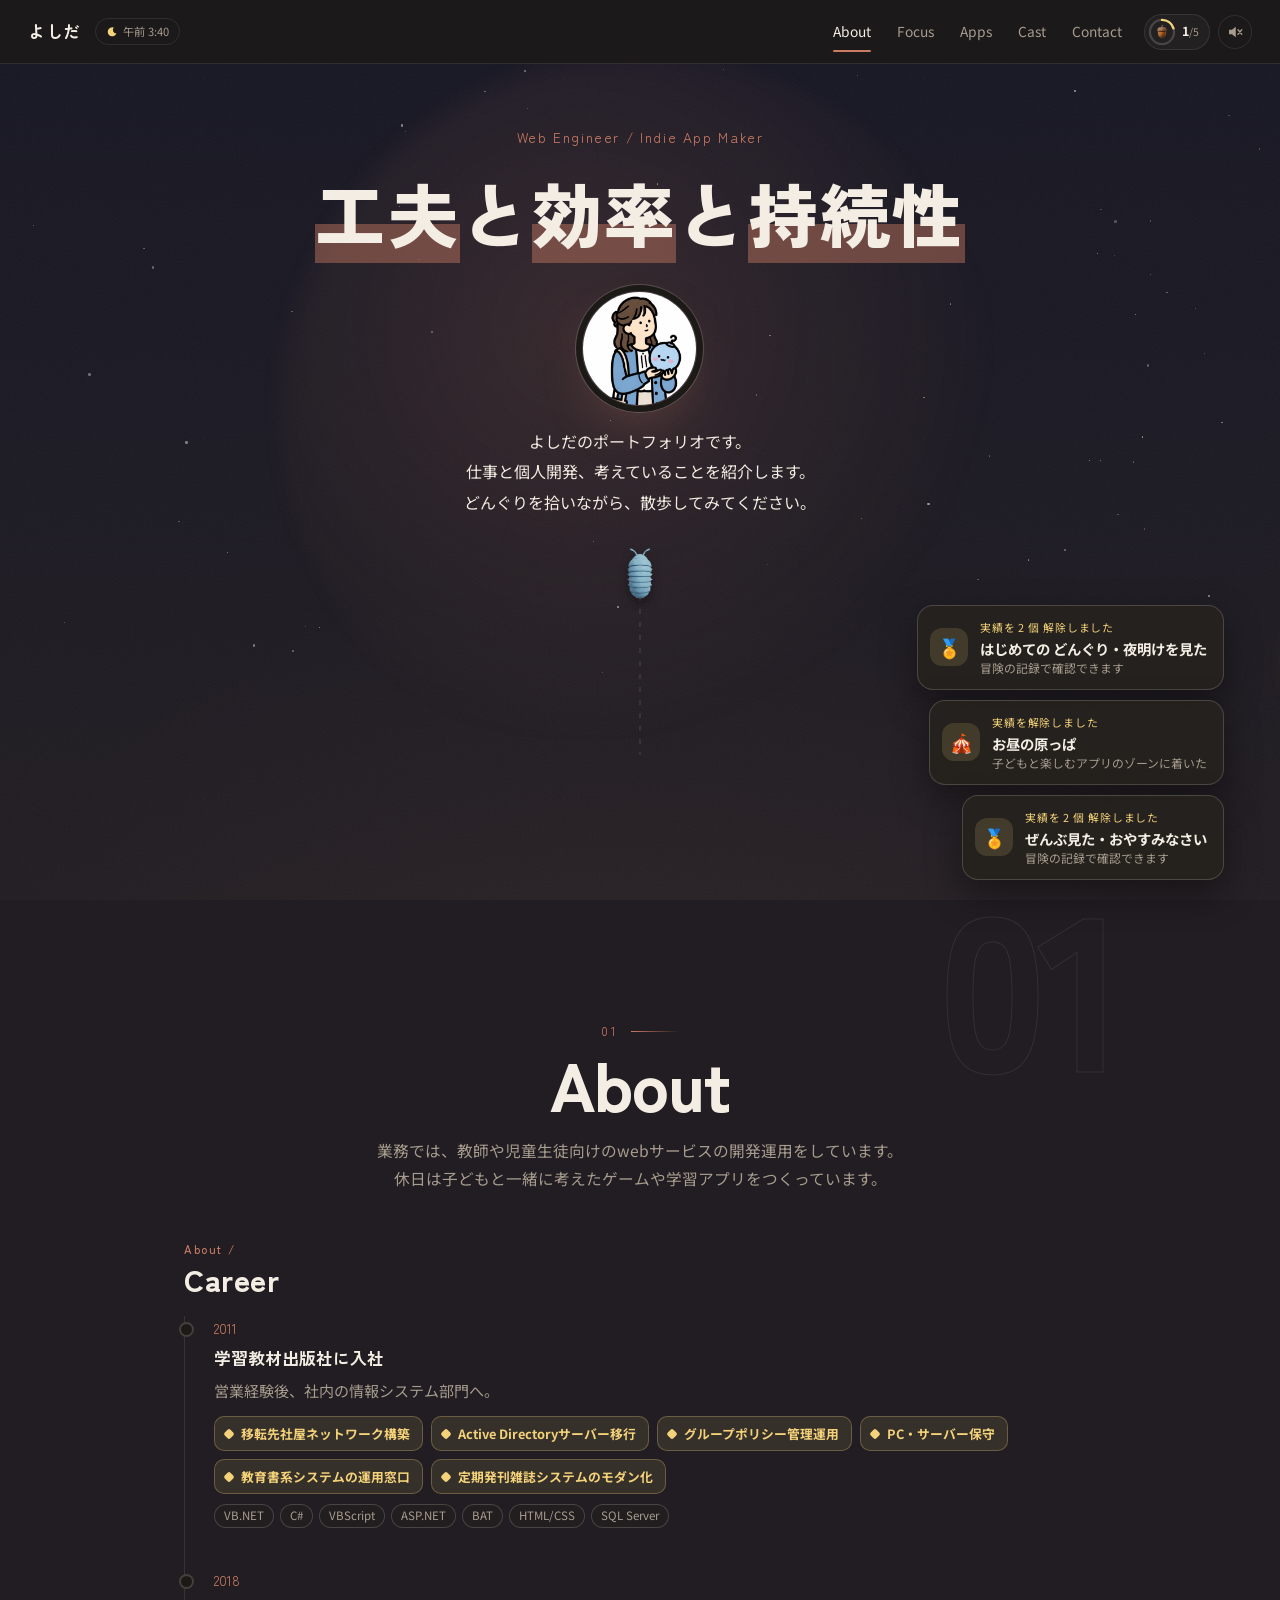
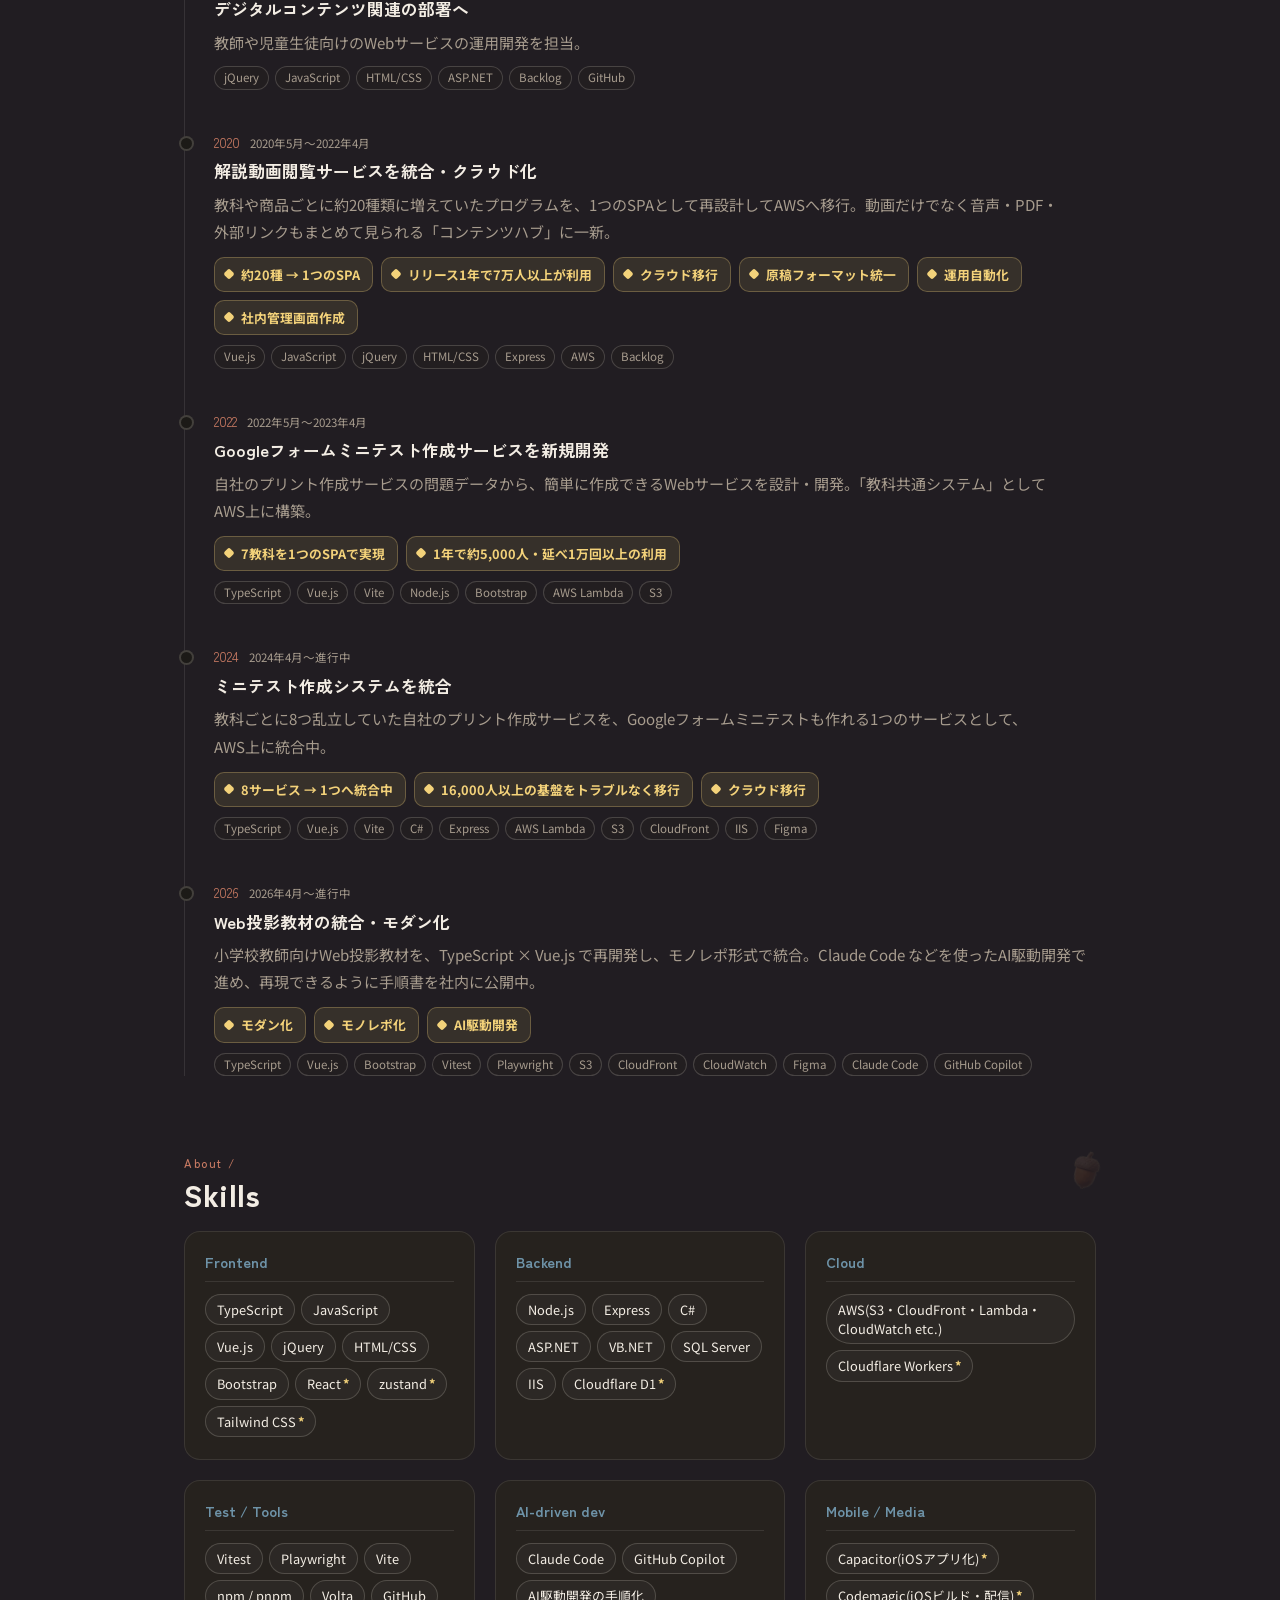
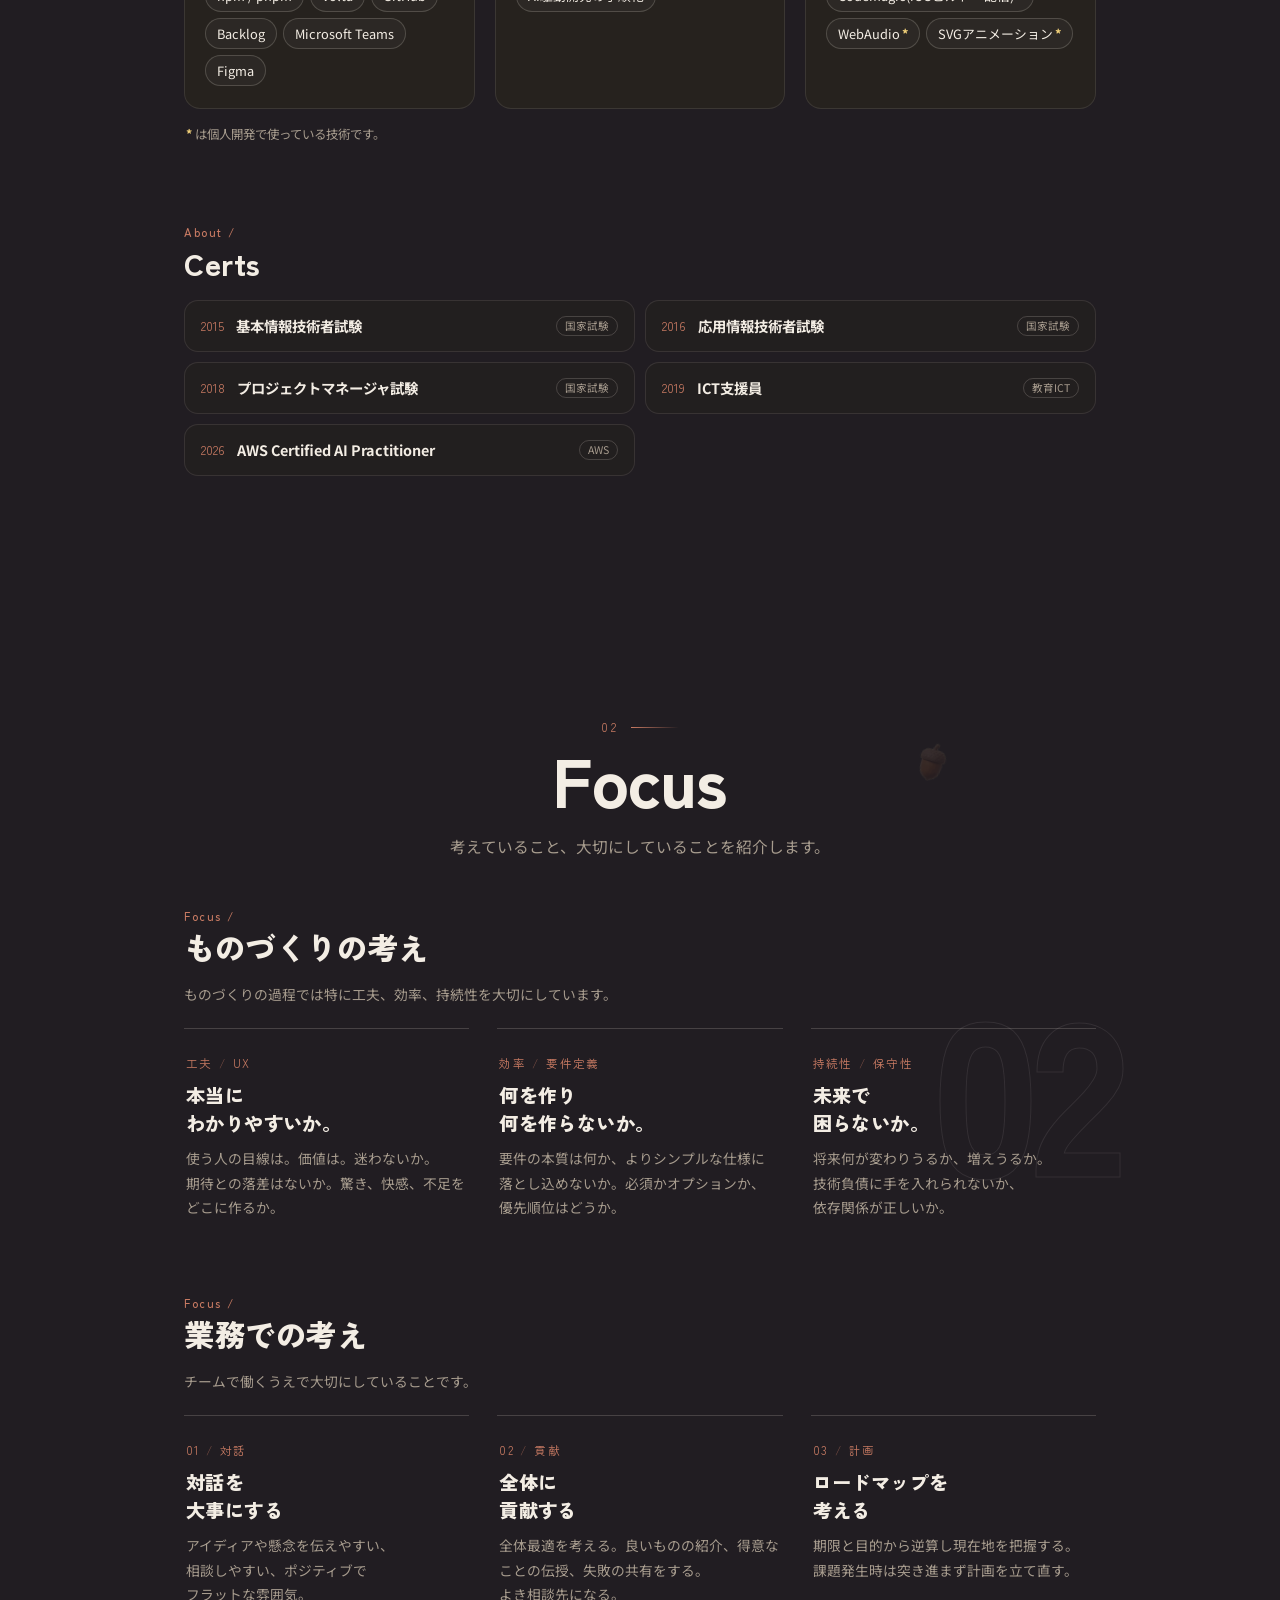
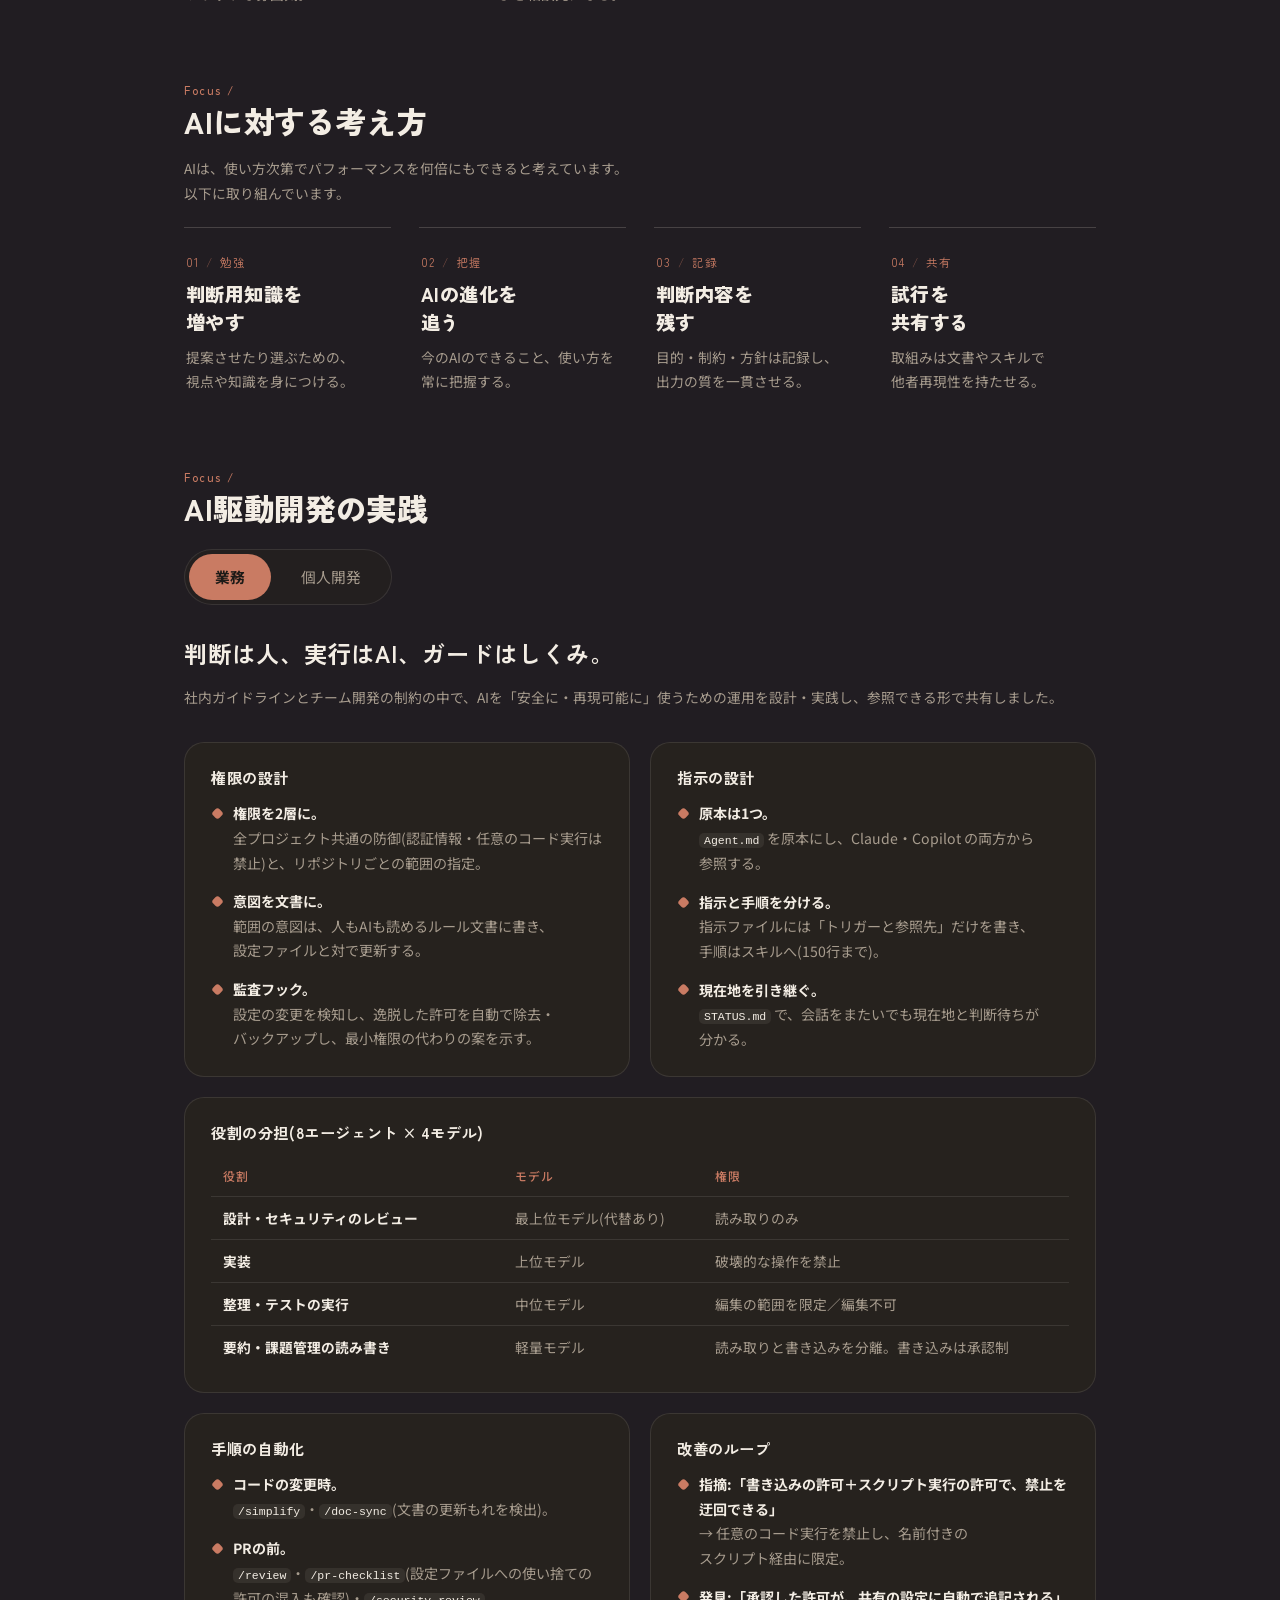
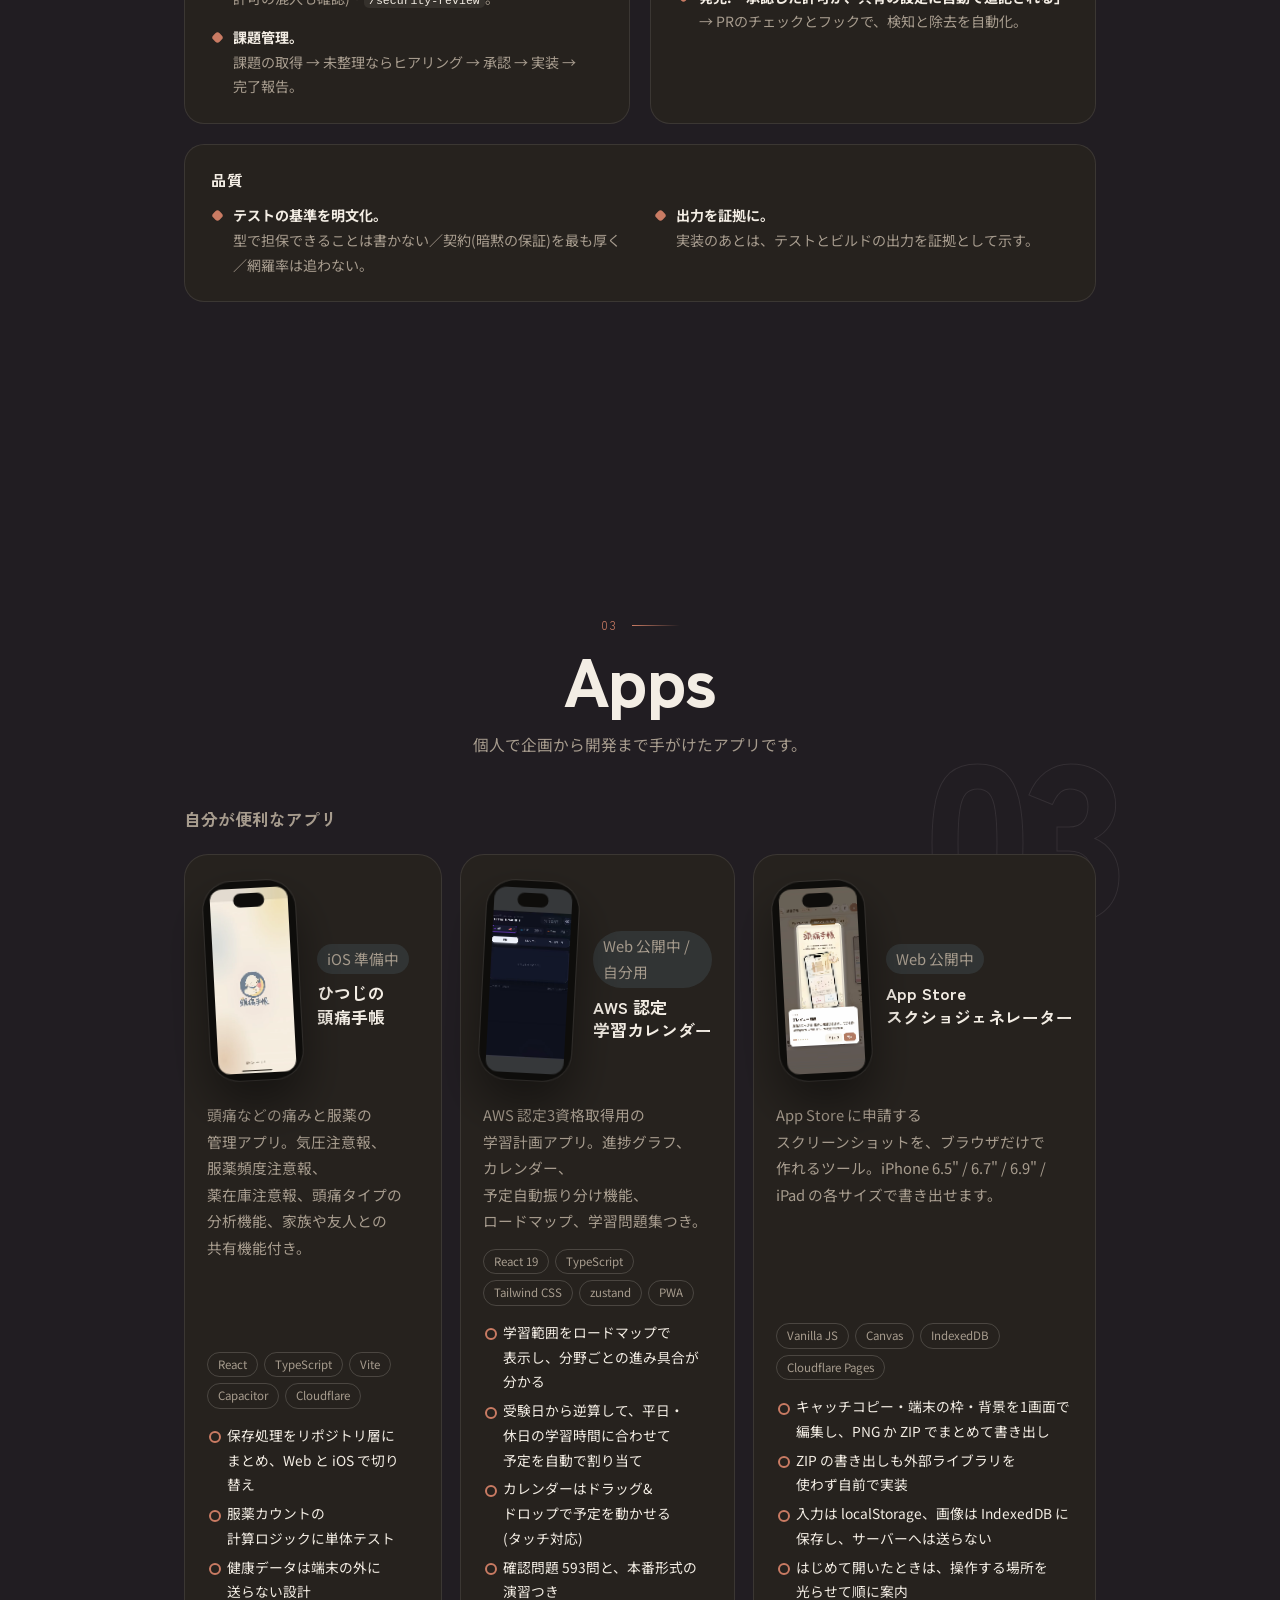
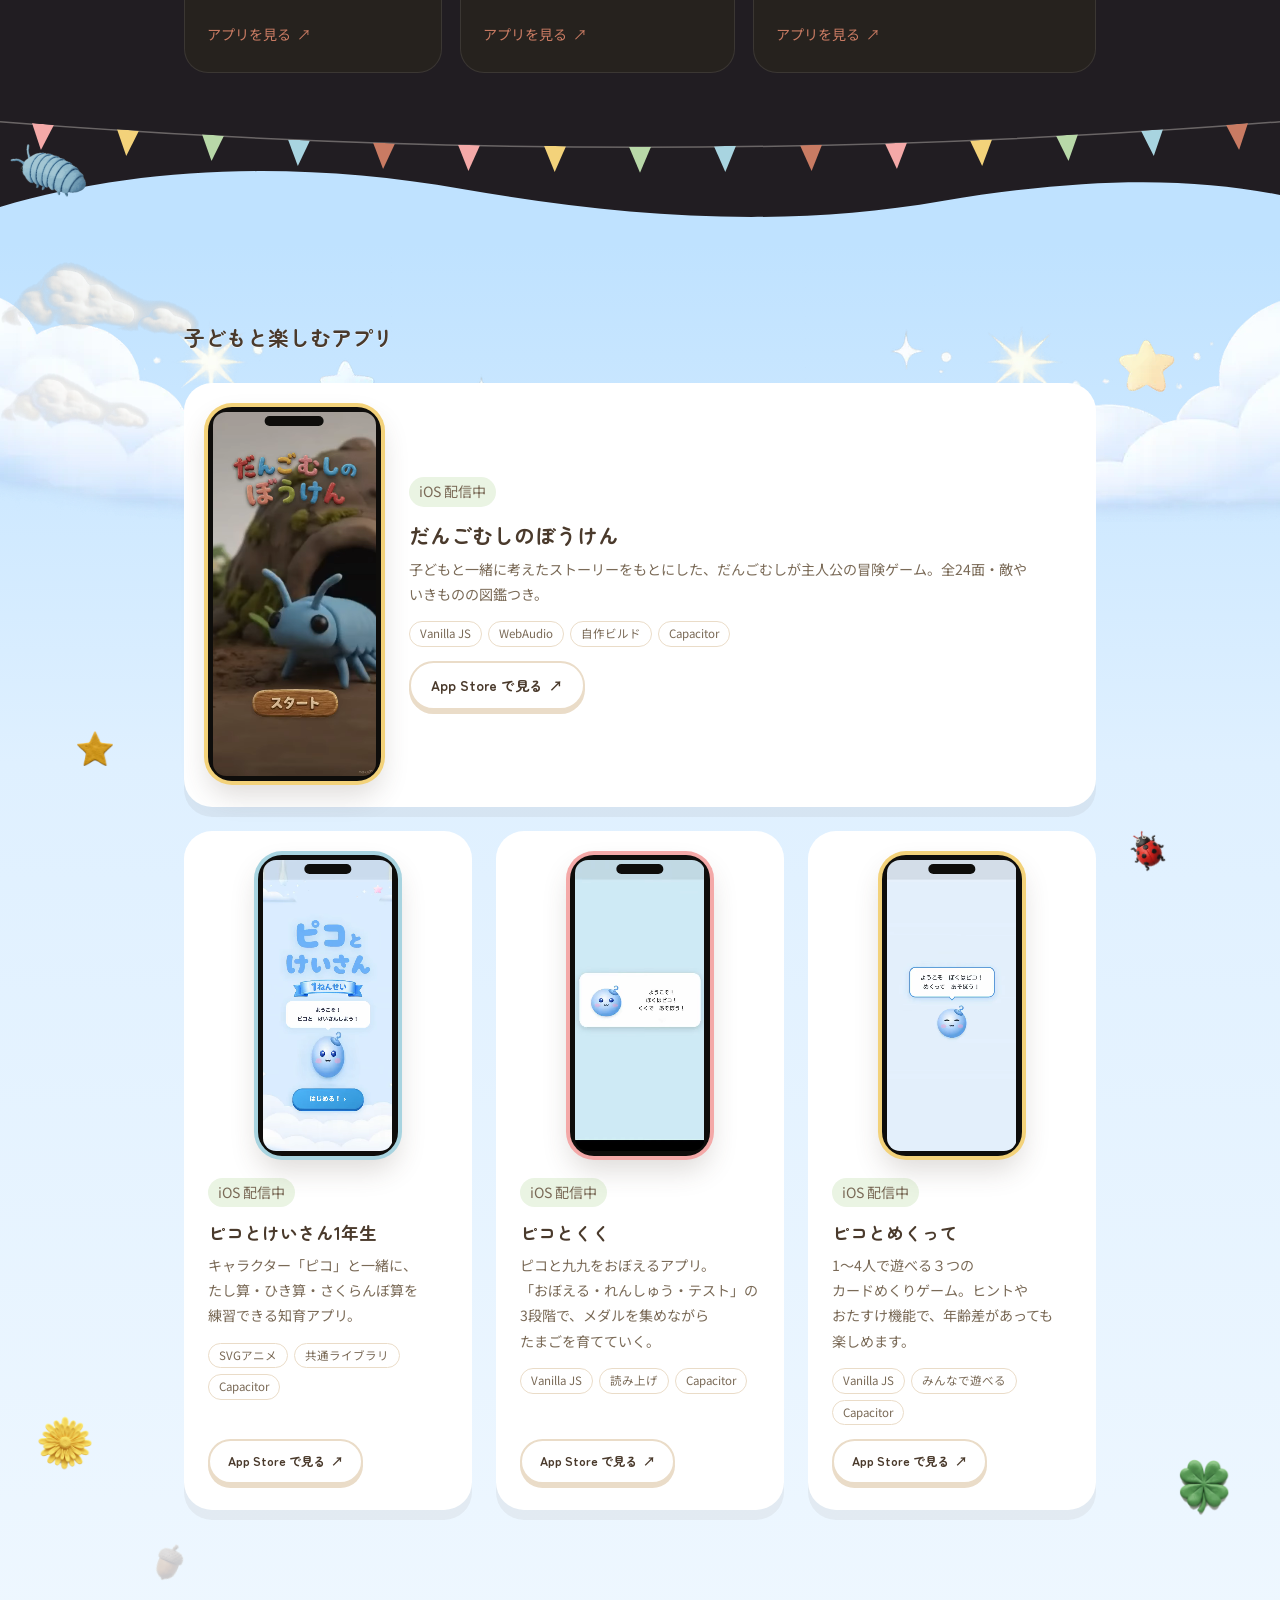
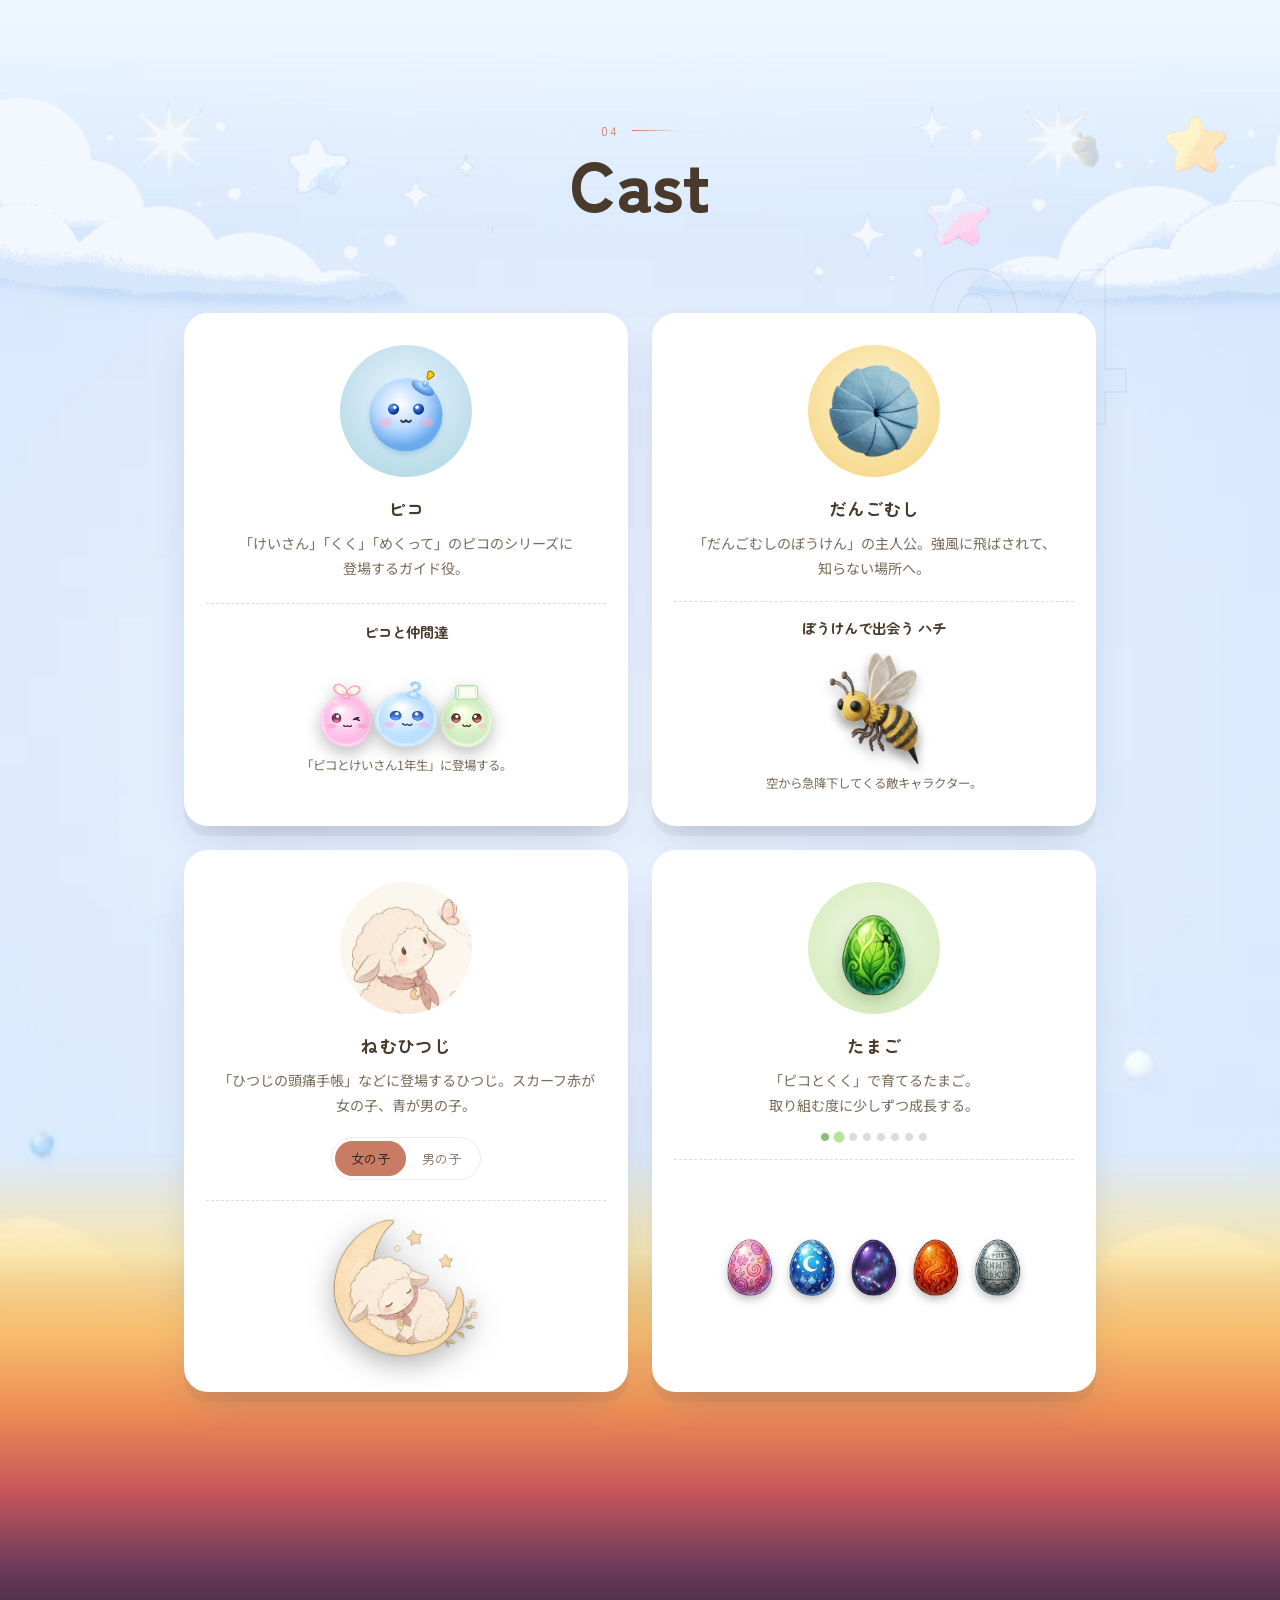
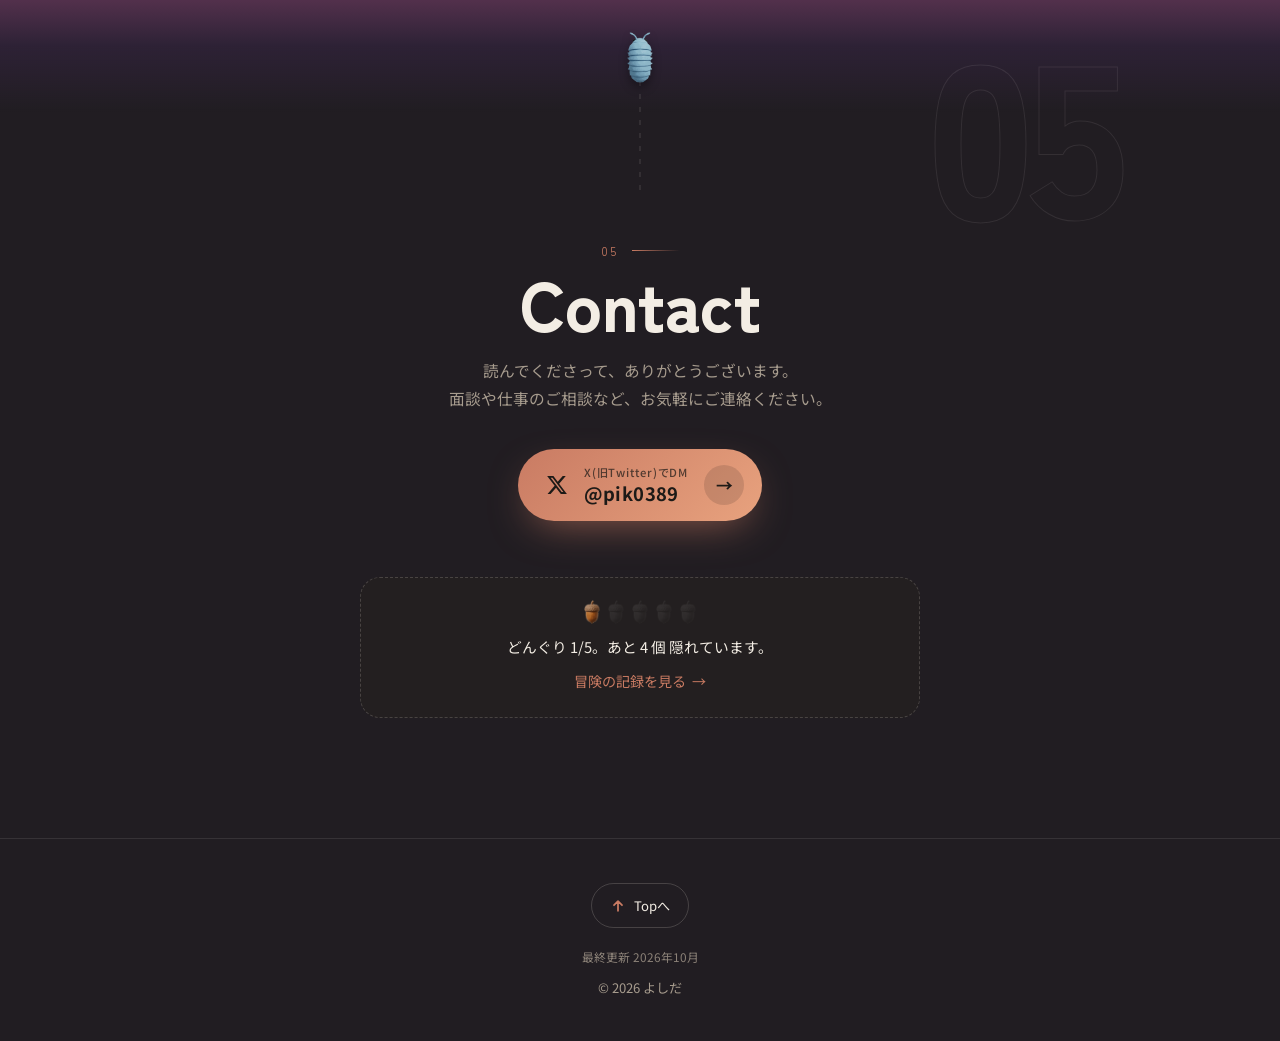
<file: index.html>
<!DOCTYPE html>
<html lang="ja">
<head>
<meta charset="UTF-8">
<meta name="viewport" content="width=device-width, initial-scale=1.0, viewport-fit=cover">
<title>よしだ | エンジニアポートフォリオ</title>
<meta name="description" content="Webエンジニア よしだのポートフォリオ。教師や児童生徒向けのWebサービスの開発運用と、子どもと一緒につくったゲームや学習アプリを紹介しています。">
<meta name="theme-color" content="#1C1A17">

<!-- OGP / SNSカード -->
<!-- SNSでシェアしたときのカード。og:url と og:image は公開URL(絶対URL)で書く -->
<meta property="og:type" content="website">
<meta property="og:site_name" content="よしだ | エンジニアポートフォリオ">
<meta property="og:title" content="よしだ | エンジニアポートフォリオ">
<meta property="og:description" content="工夫と効率と持続性。Webエンジニア よしだのポートフォリオ。">
<meta property="og:url" content="https://yoshidam.pages.dev/">
<meta property="og:image" content="https://yoshidam.pages.dev/assets/images/og-image.png">
<meta property="og:image:width" content="1200">
<meta property="og:image:height" content="630">
<meta property="og:locale" content="ja_JP">
<meta name="twitter:card" content="summary_large_image">
<meta name="twitter:site" content="@pik0389">

<link rel="icon" href="assets/images/favicon.svg" type="image/svg+xml">
<link rel="apple-touch-icon" href="assets/images/apple-touch-icon.png">

<link rel="preconnect" href="https://fonts.googleapis.com">
<link rel="preconnect" href="https://fonts.gstatic.com" crossorigin>
<link href="https://fonts.googleapis.com/css2?family=Zen+Kaku+Gothic+New:wght@400;500;700;900&family=Zen+Maru+Gothic:wght@500;700&family=Noto+Sans+JP:wght@400;500;700&display=swap" rel="stylesheet">
<link rel="stylesheet" href="styles.css">
</head>
<body>

<a class="skip-link" href="#about">本文へスキップ</a>

<!-- 空(スクロールに合わせて 夜→夜明け→昼→夕方→夜 に移り変わる。JSで色と月・太陽の位置を更新) -->
<div class="sky" id="sky" aria-hidden="true">
  <div class="sky-glow"></div>
  <div class="sky-stars" id="skyStars"></div>
  <!-- 流れ星(夜の間だけ、ときどき) -->
  <canvas class="sky-meteor" id="skyMeteor"></canvas>
  <!-- 月と太陽は別々に動かす(入れ替わりで位置が飛ばないように) -->
  <div class="sky-body sky-body--moon" id="skyMoon">
    <svg class="sky-moon" viewBox="0 0 100 100"><defs><radialGradient id="moonGrad" cx="40%" cy="35%" r="70%"><stop offset="0%" stop-color="#FFF4CF"/><stop offset="100%" stop-color="#F3D27A"/></radialGradient></defs><path d="M62 10a42 42 0 1 0 28 62A34 34 0 0 1 62 10z" fill="url(#moonGrad)"/></svg>
  </div>
</div>
<!-- 太陽は、子どもゾーンの青空より手前に出す(文字やカードよりは奥) -->
<div class="sky-front" aria-hidden="true">
  <div class="sky-body sky-body--sun" id="skySun"><span class="sky-sun"></span></div>
</div>

<!-- ナビゲーション -->
<header class="site-header" id="siteHeader">
  <a href="#hero" class="brand" aria-label="よしだ(ページの先頭へ)">
    よしだ
  </a>
  <span class="sky-clock" id="skyClock" title="このページの中の時刻(スクロールで進みます)">
    <svg class="sky-clock-icon" viewBox="0 0 24 24" width="12" height="12" aria-hidden="true"><path id="skyClockIcon" d="M15.5 3.2A9 9 0 1 0 20.8 15 7.2 7.2 0 0 1 15.5 3.2z" fill="currentColor"/></svg>
    <span id="skyClockText">午前 2:00</span>
  </span>
  <nav class="main-nav" id="mainNav" aria-label="ページ内メニュー">
    <a href="#hero">About</a>
    <a href="#craft">Focus</a>
    <a href="#projects">Apps</a>
    <a href="#characters">Cast</a>
    <a href="#contact">Contact</a>
    <span class="nav-indicator" aria-hidden="true"></span>
  </nav>
  <!-- 冒険の記録(どんぐりの数と探索度)。押すと実績の一覧が開く -->
  <button type="button" class="quest-chip" id="questChip" aria-haspopup="dialog" aria-controls="questPanel">
    <span class="quest-ring" aria-hidden="true"><svg viewBox="0 0 36 36"><circle class="quest-ring-bg" cx="18" cy="18" r="15.5"/><circle class="quest-ring-fg" id="questRing" cx="18" cy="18" r="15.5" pathLength="100"/></svg><img src="assets/images/characters/acorn.png" alt="" width="142" height="207"></span>
    <span class="quest-count"><span id="questAcorns">0</span><small>/5</small></span>
    <span class="visually-hidden">冒険の記録を開く(探索度 <span id="questPercentSr">0</span>%)</span>
  </button>
  <!-- 効果音(はじめはオフ) -->
  <button type="button" class="sound-toggle" id="soundToggle" aria-pressed="false" aria-label="効果音をオンにする" title="効果音">
    <svg viewBox="0 0 24 24" width="18" height="18" aria-hidden="true"><path d="M4 9v6h4l5 4V5L8 9H4z" fill="currentColor"/><path class="sound-wave" d="M16 8.5a5 5 0 0 1 0 7M18.5 6a8.5 8.5 0 0 1 0 12" fill="none" stroke="currentColor" stroke-width="1.8" stroke-linecap="round"/><path class="sound-off" d="M16 9l5 6M21 9l-5 6" fill="none" stroke="currentColor" stroke-width="1.8" stroke-linecap="round"/></svg>
  </button>
  <button class="nav-toggle" id="navToggle" aria-label="メニューを開く" aria-expanded="false" aria-controls="mainNav">
    <span></span><span></span><span></span>
  </button>
  <div class="scroll-progress" aria-hidden="true"><span id="scrollProgress"></span></div>
</header>

<!-- 右端の現在地ドット(PCのみ・JSで生成) -->
<nav class="dot-nav" id="dotNav" aria-label="セクション一覧"></nav>

<main>

  <!-- ============ HERO ============ -->
  <section id="hero" class="hero" data-label="About">
    <div class="hero-orb" aria-hidden="true"></div>
    <div class="hero-inner">
      <p class="hero-eyebrow">Web Engineer / Indie App Maker</p>
      <!-- キャッチコピー(1行・中央) -->
      <h1 class="hero-title">
        <span class="hero-line" style="--d:0"><em class="hero-em" style="--m:0">工夫</em>と</span><span class="hero-line" style="--d:1"><em class="hero-em" style="--m:1">効率</em>と</span><span class="hero-line" style="--d:2"><em class="hero-em" style="--m:2">持続性</em></span>
      </h1>
      <!-- アイコン(中央) -->
      <div class="hero-head">
        <img class="hero-avatar" src="assets/images/yoshida-avatar.jpg" alt="よしだのアイコン" width="400" height="400">
      </div>
      <p class="hero-intro">
        <span class="ph">よしだのポートフォリオです。</span><br>
        <span class="ph">仕事と個人開発、</span><span class="ph">考えていることを紹介します。</span><br>
        <span class="ph">どんぐりを拾いながら、</span><span class="ph">散歩してみてください。</span>
      </p>
      <!-- だんごむしの小道: スクロールに合わせて歩き、先のどんぐりを拾う(1つ目は、ここで自然に拾える) -->
      <div class="hero-walk" id="heroWalk">
        <span class="hw-hint" aria-hidden="true">scroll</span>
        <div class="hw-dango" aria-hidden="true">
          <img class="hw-frame hw-frame--a" src="assets/images/characters/dango_top_mid.png" alt="" width="81" height="160">
          <img class="hw-frame hw-frame--b" src="assets/images/characters/dango_top_right.png" alt="" width="81" height="160">
          <img class="hw-curl" src="assets/images/characters/dango_curl_new.png" alt="" width="261" height="267">
        </div>
        <button type="button" class="acorn acorn--trail" data-acorn="hero" aria-label="どんぐりを拾う"><img src="assets/images/characters/acorn.png" alt="" width="142" height="207"></button>
      </div>


    </div>
  </section>

  <!-- ============ ABOUT ============ -->
  <section id="about" class="section about" data-label="About" data-group="hero">
    <div class="section-inner">
      <p class="section-kicker">01</p>
      <h2 class="section-title">About</h2>
      <p class="section-lead"><span class="ph">業務では、教師や児童生徒向けの</span><span class="ph">webサービスの開発運用をしています。</span><br><span class="ph">休日は子どもと一緒に考えた</span><span class="ph">ゲームや学習アプリをつくっています。</span></p>
      <h3 class="about-subhead"><span>About /</span>Career</h3>

      <ol class="timeline" data-fold="経歴を見る">
        <li class="timeline-item">
          <span class="timeline-year">2011</span>
          <div class="timeline-content">
            <h3>学習教材出版社に入社</h3>
            <p>営業経験後、社内の情報システム部門へ。</p>
            <ul class="tl-results"><li>移転先社屋ネットワーク構築</li><li>Active Directoryサーバー移行</li><li>グループポリシー管理運用</li><li>PC・サーバー保守</li><li>教育書系システムの運用窓口</li><li>定期発刊雑誌システムのモダン化</li></ul>
            <ul class="tl-tags"><li>VB.NET</li><li>C#</li><li>VBScript</li><li>ASP.NET</li><li>BAT</li><li>HTML/CSS</li><li>SQL Server</li></ul>
          </div>
        </li>
        <li class="timeline-item">
          <span class="timeline-year">2018</span>
          <div class="timeline-content">
            <h3>デジタルコンテンツ関連の部署へ</h3>
            <p>教師や児童生徒向けのWebサービスの運用開発を担当。</p>
            <ul class="tl-tags"><li>jQuery</li><li>JavaScript</li><li>HTML/CSS</li><li>ASP.NET</li><li>Backlog</li><li>GitHub</li></ul>
          </div>
        </li>
        <li class="timeline-item">
          <span class="timeline-year">2020<small class="timeline-period">2020年5月〜2022年4月</small></span>
          <div class="timeline-content">
            <h3>解説動画閲覧サービスを統合・クラウド化</h3>
            <p>教科や商品ごとに約20種類に増えていたプログラムを、1つのSPAとして再設計してAWSへ移行。動画だけでなく音声・PDF・外部リンクもまとめて見られる「コンテンツハブ」に一新。</p>
            <ul class="tl-results"><li>約20種 → 1つのSPA</li><li>リリース1年で7万人以上が利用</li><li>クラウド移行</li><li>原稿フォーマット統一</li><li>運用自動化</li><li>社内管理画面作成</li></ul>
            <ul class="tl-tags"><li>Vue.js</li><li>JavaScript</li><li>jQuery</li><li>HTML/CSS</li><li>Express</li><li>AWS</li><li>Backlog</li></ul>
          </div>
        </li>
        <li class="timeline-item">
          <span class="timeline-year">2022<small class="timeline-period">2022年5月〜2023年4月</small></span>
          <div class="timeline-content">
            <h3>Googleフォームミニテスト作成サービスを新規開発</h3>
            <p>自社のプリント作成サービスの問題データから、簡単に作成できるWebサービスを設計・開発。「教科共通システム」としてAWS上に構築。</p>
            <ul class="tl-results"><li>7教科を1つのSPAで実現</li><li>1年で約5,000人・延べ1万回以上の利用</li></ul>
            <ul class="tl-tags"><li>TypeScript</li><li>Vue.js</li><li>Vite</li><li>Node.js</li><li>Bootstrap</li><li>AWS Lambda</li><li>S3</li></ul>
          </div>
        </li>
        <li class="timeline-item">
          <span class="timeline-year">2024<small class="timeline-period">2024年4月〜進行中</small></span>
          <div class="timeline-content">
            <h3>ミニテスト作成システムを統合</h3>
            <p>教科ごとに8つ乱立していた自社のプリント作成サービスを、Googleフォームミニテストも作れる1つのサービスとして、AWS上に統合中。</p>
            <ul class="tl-results"><li>8サービス → 1つへ統合中</li><li>16,000人以上の基盤をトラブルなく移行</li><li>クラウド移行</li></ul>
            <ul class="tl-tags"><li>TypeScript</li><li>Vue.js</li><li>Vite</li><li>C#</li><li>Express</li><li>AWS Lambda</li><li>S3</li><li>CloudFront</li><li>IIS</li><li>Figma</li></ul>
          </div>
        </li>
        <li class="timeline-item">
          <span class="timeline-year">2026<small class="timeline-period">2026年4月〜進行中</small></span>
          <div class="timeline-content">
            <h3>Web投影教材の統合・モダン化</h3>
            <p>小学校教師向けWeb投影教材を、TypeScript × Vue.js で再開発し、モノレポ形式で統合。Claude Code などを使ったAI駆動開発で進め、再現できるように手順書を社内に公開中。</p>
            <ul class="tl-results"><li>モダン化</li><li>モノレポ化</li><li>AI駆動開発</li></ul>
            <ul class="tl-tags"><li>TypeScript</li><li>Vue.js</li><li>Bootstrap</li><li>Vitest</li><li>Playwright</li><li>S3</li><li>CloudFront</li><li>CloudWatch</li><li>Figma</li><li>Claude Code</li><li>GitHub Copilot</li></ul>
          </div>
        </li>
      </ol>
    </div>
  </section>

  <!-- ============ SKILLS ============ -->
  <section id="skills" class="section skills" data-label="Skills" data-group="hero">
    <div class="section-inner">
      <h3 class="about-subhead"><span>About /</span>Skills</h3>
      <button type="button" class="acorn" data-acorn="skills" aria-label="かくれた どんぐり" style="right:2%;top:-8px;--rot:14deg"><img src="assets/images/characters/acorn.png" alt="" width="142" height="207"></button>
      <div class="skills-grid" data-fold="技術スタックを見る">
        <div class="skill-group">
          <h3>Frontend</h3>
          <ul><li>TypeScript</li><li>JavaScript</li><li>Vue.js</li><li>jQuery</li><li>HTML/CSS</li><li>Bootstrap</li><li>React<span class="skill-indie" aria-label="個人開発で使用">*</span></li><li>zustand<span class="skill-indie" aria-label="個人開発で使用">*</span></li><li>Tailwind CSS<span class="skill-indie" aria-label="個人開発で使用">*</span></li></ul>
        </div>
        <div class="skill-group">
          <h3>Backend</h3>
          <ul><li>Node.js</li><li>Express</li><li>C#</li><li>ASP.NET</li><li>VB.NET</li><li>SQL Server</li><li>IIS</li><li>Cloudflare D1<span class="skill-indie" aria-label="個人開発で使用">*</span></li></ul>
        </div>
        <div class="skill-group">
          <h3>Cloud</h3>
          <ul><li>AWS(S3・CloudFront・Lambda・CloudWatch etc.)</li><li>Cloudflare Workers<span class="skill-indie" aria-label="個人開発で使用">*</span></li></ul>
        </div>
        <div class="skill-group">
          <h3>Test / Tools</h3>
          <ul><li>Vitest</li><li>Playwright</li><li>Vite</li><li>npm / pnpm</li><li>Volta</li><li>GitHub</li><li>Backlog</li><li>Microsoft Teams</li><li>Figma</li></ul>
        </div>
        <div class="skill-group">
          <h3>AI-driven dev</h3>
          <ul><li>Claude Code</li><li>GitHub Copilot</li><li>AI駆動開発の手順化</li></ul>
        </div>
        <div class="skill-group">
          <h3>Mobile / Media</h3>
          <ul><li>Capacitor(iOSアプリ化)<span class="skill-indie" aria-label="個人開発で使用">*</span></li><li>Codemagic(iOSビルド・配信)<span class="skill-indie" aria-label="個人開発で使用">*</span></li><li>WebAudio<span class="skill-indie" aria-label="個人開発で使用">*</span></li><li>SVGアニメーション<span class="skill-indie" aria-label="個人開発で使用">*</span></li></ul>
        </div>
      </div>
      <p class="skills-note"><span class="skill-indie">*</span> は個人開発で使っている技術です。</p>
    </div>
  </section>

  <!-- ============ CERTIFICATIONS ============ -->
  <section id="certifications" class="section certifications" data-label="Certs" data-group="hero">
    <div class="section-inner">
      <h3 class="about-subhead"><span>About /</span>Certs</h3>
      <ul class="cert-rows" data-fold="資格を見る">
        <li class="cert-row">
          <span class="cert-year">2015</span>
          <span class="cert-name">基本情報技術者試験</span>
          <span class="cert-org">国家試験</span>
        </li>
        <li class="cert-row">
          <span class="cert-year">2016</span>
          <span class="cert-name">応用情報技術者試験</span>
          <span class="cert-org">国家試験</span>
        </li>
        <li class="cert-row">
          <span class="cert-year">2018</span>
          <span class="cert-name">プロジェクトマネージャ試験</span>
          <span class="cert-org">国家試験</span>
        </li>
        <li class="cert-row">
          <span class="cert-year">2019</span>
          <span class="cert-name">ICT支援員</span>
          <span class="cert-org">教育ICT</span>
        </li>
        <li class="cert-row">
          <span class="cert-year">2026</span>
          <span class="cert-name">AWS Certified AI Practitioner</span>
          <span class="cert-org">AWS</span>
        </li>
      </ul>
    </div>
  </section>

  <!-- ============ HOW I BUILD (つくりかた) ============ -->
  <section id="craft" class="section craft" data-label="Focus">
    <div class="section-inner">
      <p class="section-kicker">02</p>
      <h2 class="section-title">Focus</h2>
      <p class="section-lead"><span class="ph">考えていること、</span><span class="ph">大切にしていることを紹介します。</span></p>
      <button type="button" class="acorn" data-acorn="focus" aria-label="かくれた どんぐり" style="right:18%;top:24px;--rot:16deg"><img src="assets/images/characters/acorn.png" alt="" width="142" height="207"></button>
      <!-- その1: ものづくりの考え(ヒーローの「工夫と効率と持続性」と対応する3つの問い) -->
      <h3 class="about-subhead focus-subhead focus-subhead--fold"><span>Focus /</span>ものづくりの考え</h3>
      <div class="focus-block" data-fold="ものづくりの考え" data-fold-summary="工夫・効率・持続性">
      <p class="craft-note"><span class="ph">ものづくりの過程では</span><span class="ph">特に工夫、効率、持続性を</span><span class="ph">大切にしています。</span></p>
      <ol class="questions">
        <li class="question">
          <span class="question-tag">工夫 <i>/</i> UX</span>
          <h4>本当に<br>わかりやすいか。</h4>
          <p>使う人の目線は。価値は。迷わないか。期待との落差はないか。驚き、快感、不足をどこに作るか。</p>
        </li>
        <li class="question">
          <span class="question-tag">効率 <i>/</i> 要件定義</span>
          <h4>何を作り<br>何を作らないか。</h4>
          <p>要件の本質は何か、よりシンプルな仕様に落とし込めないか。必須かオプションか、優先順位はどうか。</p>
        </li>
        <li class="question">
          <span class="question-tag">持続性 <i>/</i> 保守性</span>
          <h4>未来で<br>困らないか。</h4>
          <p>将来何が変わりうるか、増えうるか。技術負債に手を入れられないか、依存関係が正しいか。</p>
        </li>
      </ol>
      </div>

      <!-- その2: 業務での考え -->
      <h3 class="about-subhead focus-subhead focus-subhead--fold"><span>Focus /</span>業務での考え</h3>
      <div class="focus-block" data-fold="業務での考え" data-fold-summary="対話・貢献・計画">
      <p class="craft-note"><span class="ph">チームで働くうえで</span><span class="ph">大切にしていることです。</span></p>
      <ol class="questions questions--ai">
        <li class="question">
          <span class="question-tag">01 <i>/</i> 対話</span>
          <h4>対話を<br>大事にする</h4>
          <p>アイディアや懸念を伝えやすい、相談しやすい、ポジティブでフラットな雰囲気。</p>
        </li>
        <li class="question">
          <span class="question-tag">02 <i>/</i> 貢献</span>
          <h4>全体に<br>貢献する</h4>
          <p>全体最適を考える。良いものの紹介、得意なことの伝授、失敗の共有をする。よき相談先になる。</p>
        </li>
        <li class="question">
          <span class="question-tag">03 <i>/</i> 計画</span>
          <h4>ロードマップを<br>考える</h4>
          <p>期限と目的から逆算し現在地を把握する。課題発生時は突き進まず計画を立て直す。</p>
        </li>
      </ol>
      </div>

      <!-- その3: AIに対する考え方 -->
      <h3 class="about-subhead focus-subhead focus-subhead--fold"><span>Focus /</span>AIに対する考え方</h3>
      <div class="focus-block" data-fold="AIに対する考え方" data-fold-summary="勉強・把握・記録・共有">
      <p class="craft-note"><span class="ph">AIは、使い方次第で</span><span class="ph">パフォーマンスを何倍にも</span><span class="ph">できると考えています。</span><br><span class="ph">以下に取り組んでいます。</span></p>
      <ol class="questions questions--ai questions--four">
        <li class="question">
          <span class="question-tag">01 <i>/</i> 勉強</span>
          <h4>判断用知識を<br>増やす</h4>
          <p>提案させたり選ぶための、視点や知識を身につける。</p>
        </li>
        <li class="question">
          <span class="question-tag">02 <i>/</i> 把握</span>
          <h4>AIの進化を<br>追う</h4>
          <p>今のAIのできること、使い方を常に把握する。</p>
        </li>
        <li class="question">
          <span class="question-tag">03 <i>/</i> 記録</span>
          <h4>判断内容を<br>残す</h4>
          <p>目的・制約・方針は記録し、出力の質を一貫させる。</p>
        </li>
        <li class="question">
          <span class="question-tag">04 <i>/</i> 共有</span>
          <h4>試行を<br>共有する</h4>
          <p>取組みは文書やスキルで他者再現性を持たせる。</p>
        </li>
      </ol>
      </div>

      <!-- その4: AI駆動開発の実践(業務 / 個人開発 をタブで切り替え) -->
      <h3 class="about-subhead focus-subhead focus-subhead--fold"><span>Focus /</span>AI駆動開発の実践</h3>
      <div class="focus-block" data-fold="AI駆動開発の実践" data-fold-summary="業務・個人開発">
      <div class="practice-tabs" role="tablist" aria-label="業務か個人開発かを選ぶ">
        <button type="button" role="tab" id="ptab-work" aria-controls="ppanel-work" aria-selected="true">業務</button>
        <button type="button" role="tab" id="ptab-personal" aria-controls="ppanel-personal" aria-selected="false" tabindex="-1">個人開発</button>
        <span class="practice-tab-indicator" aria-hidden="true"></span>
      </div>

      <!-- 業務: チーム開発でAIを安全に・再現可能に使うための運用(固有の名前は出さない) -->
      <div class="practice-panel" role="tabpanel" id="ppanel-work" aria-labelledby="ptab-work">
      <p class="work-motto">判断は人、実行はAI、ガードはしくみ。</p>
      <p class="craft-note"><span class="ph">社内ガイドラインとチーム開発の制約の中で、</span><span class="ph">AIを「安全に・再現可能に」使うための</span><span class="ph">運用を設計・実践し、</span><span class="ph">参照できる形で共有しました。</span></p>
      <div class="work-grid">
        <div class="work-item">
          <h4 class="craft-subhead craft-subhead--fold">権限の設計</h4>
          <ul class="craft-points" data-fold="権限の設計" data-fold-summary="2層の権限・ルール文書・監査フック">
            <li><b>権限を2層に。</b>全プロジェクト共通の防御(認証情報・任意のコード実行は禁止)と、リポジトリごとの範囲の指定。</li>
            <li><b>意図を文書に。</b>範囲の意図は、人もAIも読めるルール文書に書き、設定ファイルと対で更新する。</li>
            <li><b>監査フック。</b>設定の変更を検知し、逸脱した許可を自動で除去・バックアップし、最小権限の代わりの案を示す。</li>
          </ul>
        </div>
        <div class="work-item">
          <h4 class="craft-subhead craft-subhead--fold">指示の設計</h4>
          <ul class="craft-points" data-fold="指示の設計" data-fold-summary="原本は1つ・手順はスキルへ・引き継ぎ">
            <li><b>原本は1つ。</b><code>Agent.md</code> を原本にし、Claude・Copilot の両方から参照する。</li>
            <li><b>指示と手順を分ける。</b>指示ファイルには「トリガーと参照先」だけを書き、手順はスキルへ(150行まで)。</li>
            <li><b>現在地を引き継ぐ。</b><code>STATUS.md</code> で、会話をまたいでも現在地と判断待ちが分かる。</li>
          </ul>
        </div>
        <div class="work-item work-item--wide">
          <h4 class="craft-subhead craft-subhead--fold">役割の分担(8エージェント × 4モデル)</h4>
          <div class="work-roles" data-fold="役割の分担" data-fold-summary="8エージェント × 4モデル">
            <table class="role-table">
              <thead><tr><th scope="col">役割</th><th scope="col">モデル</th><th scope="col">権限</th></tr></thead>
              <tbody>
                <tr><th scope="row">設計・セキュリティのレビュー</th><td data-label="モデル">最上位モデル(代替あり)</td><td data-label="権限">読み取りのみ</td></tr>
                <tr><th scope="row">実装</th><td data-label="モデル">上位モデル</td><td data-label="権限">破壊的な操作を禁止</td></tr>
                <tr><th scope="row">整理・テストの実行</th><td data-label="モデル">中位モデル</td><td data-label="権限">編集の範囲を限定／編集不可</td></tr>
                <tr><th scope="row">要約・課題管理の読み書き</th><td data-label="モデル">軽量モデル</td><td data-label="権限">読み取りと書き込みを分離。書き込みは承認制</td></tr>
              </tbody>
            </table>
          </div>
        </div>
        <div class="work-item">
          <h4 class="craft-subhead craft-subhead--fold">手順の自動化</h4>
          <ul class="craft-points" data-fold="手順の自動化" data-fold-summary="変更時・PR前・課題管理">
            <li><b>コードの変更時。</b><code>/simplify</code>・<code>/doc-sync</code>(文書の更新もれを検出)。</li>
            <li><b>PRの前。</b><code>/review</code>・<code>/pr-checklist</code>(設定ファイルへの使い捨ての許可の混入も確認)・<code>/security-review</code>。</li>
            <li><b>課題管理。</b>課題の取得 → 未整理ならヒアリング → 承認 → 実装 → 完了報告。</li>
          </ul>
        </div>
        <div class="work-item">
          <h4 class="craft-subhead craft-subhead--fold">改善のループ</h4>
          <ul class="craft-points" data-fold="改善のループ" data-fold-summary="指摘と発見を、しくみで直す">
            <li><b>指摘:「書き込みの許可＋スクリプト実行の許可で、禁止を迂回できる」</b>→ 任意のコード実行を禁止し、名前付きのスクリプト経由に限定。</li>
            <li><b>発見:「承認した許可が、共有の設定に自動で追記される」</b>→ PRのチェックとフックで、検知と除去を自動化。</li>
          </ul>
        </div>
        <div class="work-item work-item--wide">
          <h4 class="craft-subhead craft-subhead--fold">品質</h4>
          <ul class="craft-points craft-points--cols" data-fold="品質" data-fold-summary="テスト基準の明文化・出力を証拠に">
            <li><b>テストの基準を明文化。</b>型で担保できることは書かない／契約(暗黙の保証)を最も厚く／網羅率は追わない。</li>
            <li><b>出力を証拠に。</b>実装のあとは、テストとビルドの出力を証拠として示す。</li>
          </ul>
        </div>
      </div>
      </div>

      <!-- 個人開発: サイクル・設計の工夫・開発ログ -->
      <div class="practice-panel" role="tabpanel" id="ppanel-personal" aria-labelledby="ptab-personal" hidden>
      <p class="craft-note"><span class="ph">個人開発でも積極的に使い、</span><span class="ph">AIとの協働方法を模索しています。</span></p>

      <!-- AI駆動開発のサイクル。画面に入ると、1つずつ順に光る -->
      <h4 class="craft-subhead craft-subhead--fold">サイクル</h4>
      <ol class="cycle" id="cycle" data-fold="サイクル">
        <li class="cycle-step"><span class="cycle-no">1</span><h4>ルールを書く</h4><p>リポジトリごとに <code>CLAUDE.md</code> を置き、目的・守ること・確認の手順を書く。</p></li>
        <li class="cycle-step"><span class="cycle-no">2</span><h4>役割を分ける</h4><p>方針や設計の判断は自分。仕様が決まった実装や単純作業はAIに任せる。</p></li>
        <li class="cycle-step"><span class="cycle-no">3</span><h4>自動で確かめる</h4><p>単体テストと、スマホサイズのスクリーンショット(Playwright)で確認する。</p></li>
        <li class="cycle-step"><span class="cycle-no">4</span><h4>実機で触る</h4><p>実機で遊び、気になるところはスクショに印をつけて伝える。</p></li>
        <li class="cycle-step"><span class="cycle-no">5</span><h4>記録して、くり返す</h4><p>変更履歴と資料を毎回更新。次の会話でもAIが経緯をたどれる。</p></li>
      </ol>

      <!-- 設計の工夫(アプリごとのタブ) -->
      <h4 class="craft-subhead craft-subhead--fold">設計の工夫</h4>
      <div class="craft-design" data-fold="設計の工夫" data-fold-summary="保守性・層の分け方・テスト">
      <div class="craft-tabs" role="tablist" aria-label="アプリを選ぶ">
        <button type="button" role="tab" id="tab-zutsu" aria-controls="panel-zutsu" aria-selected="true">ひつじの頭痛手帳</button>
        <button type="button" role="tab" id="tab-nige" aria-controls="panel-nige" aria-selected="false" tabindex="-1">だんごむし</button>
        <button type="button" role="tab" id="tab-piko" aria-controls="panel-piko" aria-selected="false" tabindex="-1">ピコ</button>
        <span class="craft-tab-indicator" aria-hidden="true"></span>
      </div>
      <div class="craft-panels">
        <div class="craft-panel" role="tabpanel" id="panel-zutsu" aria-labelledby="tab-zutsu">
          <ul class="craft-points">
            <li><b>保存先を差し替えられる設計。</b>保存処理をリポジトリ層にまとめ、Web と iOS で実装だけを切り替える。</li>
            <li><b>計算ロジックは必ずテスト。</b>服薬日数のカウントなど 18ファイル・143件の単体テスト(Vitest)。</li>
            <li><b>健康データは端末の外に出さない。</b>天気APIに送る位置情報も、地域程度に丸める。</li>
            <li><b>仲間との共有はサーバー側でも検証。</b>Cloudflare Workers + D1。パスワードは PBKDF2 でハッシュ化。</li>
          </ul>
          <figure class="code-card" data-fold="コードを見る"><figcaption>src/storage/keyValueStore.ts</figcaption><pre><code>export interface KeyValueStore {
  get(key: string): Promise&lt;string | null&gt;;
  set(key: string, value: string): Promise&lt;void&gt;;
  remove(key: string): Promise&lt;void&gt;;
}
// Web: localStorage / IndexedDB
// iOS: @capacitor/preferences</code></pre></figure>
        </div>
        <div class="craft-panel" role="tabpanel" id="panel-nige" aria-labelledby="tab-nige" hidden>
          <ul class="craft-points">
            <li><b>ライブラリなしの自作エンジン。</b>素の JavaScript と Python の自作ビルドで、1枚の HTML に結合。</li>
            <li><b>音はすべてコードで生成。</b>効果音36種を WebAudio で合成し、音声ファイルは0。BGMはストリーミング再生。</li>
            <li><b>文言は1つの表から。</b><code>TEXT.md</code> の表をビルド時に読み込み、日本語/ひらがなを切り替え。</li>
            <li><b>素材づくりも自動化。</b>画像生成から背景の切り抜き、組み込みまでをスクリプトで。</li>
          </ul>
          <figure class="code-card" data-fold="コードを見る"><figcaption>tools/src/game.js(効果音の定義・抜粋)</figcaption><pre><code>const SE = {
  tap:    ()=&gt;{ tone({f0:660, f1:880,  dur:0.06, type:&#x27;sine&#x27;}); },
  pickup: ()=&gt;{ tone({f0:880, f1:1320, dur:0.09, type:&#x27;triangle&#x27;}); },
  roll:   ()=&gt;{ noise({f0:900, f1:280, dur:0.3}); },
  // …36種。音声ファイルは1つも使わない
};</code></pre></figure>
        </div>
        <div class="craft-panel" role="tabpanel" id="panel-piko" aria-labelledby="tab-piko" hidden>
          <ul class="craft-points">
            <li><b>キャラは共通ライブラリに。</b>ピコのSVG・アニメーション・口パク・吹き出しを <code>shared/piko.js</code> にまとめた。</li>
            <li><b>シリーズで使い回す。</b>けいさん・くく・めくって の3本を iOS で配信。くくで作ったキャラの部品を めくって でも使い、共通ライブラリへ集約中。</li>
            <li><b>ビルドで1ファイルに。</b>共通部分はビルド時に埋め込み、Capacitor で iOS アプリ化。</li>
          </ul>
          <figure class="code-card" data-fold="コードを見る"><figcaption>shared/piko.js の使い方(抜粋)</figcaption><pre><code>// 各アプリは参照するだけ。キャラの変更は shared/ の1か所で
initPiko({ prefix: &#x27;home&#x27;, size: 120 });
buildPikoVariantSVG({ color: &#x27;pink&#x27;, face: FACES.niko });
setPikoMouth(&#x27;home&#x27;, &#x27;A&#x27;);   // 口パク
playPikoBikkuri(&#x27;home&#x27;);     // ？→！</code></pre></figure>
        </div>
      </div>
      </div>

      <!-- 開発ログ: だんごむしのぼうけん v1 → v155 -->
      <div class="devlog">
        <div class="devlog-head">
          <h4 class="craft-subhead craft-subhead--fold">開発ログ: だんごむしのぼうけん</h4>
          <p class="devlog-level"><span>改善リリース</span><b>v<span data-count="155">155</span></b></p>
        </div>
        <div class="devlog-body" data-fold="開発ログ" data-fold-summary="だんごむしのぼうけん v1 〜 v155">
        <p class="devlog-lead">遊んでみて気づいたことを、すぐ直す。その積み重ねの主な節目です。</p>
        <ol class="log-track" id="logTrack">
          <li class="log-item" style="--i:0">
            <button type="button" class="log-dot" aria-describedby="log-0"><span>v1</span></button>
            <div class="log-card" id="log-0" role="tooltip"><b><em class="log-v">v1</em>はじまり</b><span>チャットで作った試作を、アプリの骨組み(モック)に移した</span></div>
          </li>
          <li class="log-item" style="--i:1">
            <button type="button" class="log-dot" aria-describedby="log-1"><span>v37</span></button>
            <div class="log-card" id="log-1" role="tooltip"><b><em class="log-v">v37</em>操作が決まる</b><span>やじるしスティックで歩き、手をはなすと丸まる操作に決定</span></div>
          </li>
          <li class="log-item" style="--i:2">
            <button type="button" class="log-dot" aria-describedby="log-2"><span>v39</span></button>
            <div class="log-card" id="log-2" role="tooltip"><b><em class="log-v">v39</em>絵本のマップ</b><span>ぼうけんマップを、1エリア=1ページの絵本式に</span></div>
          </li>
          <li class="log-item" style="--i:3">
            <button type="button" class="log-dot" aria-describedby="log-3"><span>v70</span></button>
            <div class="log-card" id="log-3" role="tooltip"><b><em class="log-v">v70</em>ソースを分割</b><span>CSS / JS / 骨組みに分け、ビルドで1枚のHTMLに結合</span></div>
          </li>
          <li class="log-item" style="--i:4">
            <button type="button" class="log-dot" aria-describedby="log-4"><span>v85</span></button>
            <div class="log-card" id="log-4" role="tooltip"><b><em class="log-v">v85</em>137KBに</b><span>画像を配信用フォルダへ書き出し、ページを 17MB → 約137KB に</span></div>
          </li>
          <li class="log-item" style="--i:5">
            <button type="button" class="log-dot" aria-describedby="log-5"><span>v108</span></button>
            <div class="log-card" id="log-5" role="tooltip"><b><em class="log-v">v108</em>遊びの深み</b><span>星3つの評価と、ボスを枝に「はめる」パズルを追加</span></div>
          </li>
          <li class="log-item" style="--i:6">
            <button type="button" class="log-dot" aria-describedby="log-6"><span>v123</span></button>
            <div class="log-card" id="log-6" role="tooltip"><b><em class="log-v">v123</em>音をコードで</b><span>効果音36種を WebAudio で生成。音声ファイルは0</span></div>
          </li>
          <li class="log-item" style="--i:7">
            <button type="button" class="log-dot" aria-describedby="log-7"><span>v129</span></button>
            <div class="log-card" id="log-7" role="tooltip"><b><em class="log-v">v129</em>文言を1つの表に</b><span>全テキストを表に集約し、日本語/ひらがなを切り替え可能に</span></div>
          </li>
          <li class="log-item" style="--i:8">
            <button type="button" class="log-dot" aria-describedby="log-8"><span>v139</span></button>
            <div class="log-card" id="log-8" role="tooltip"><b><em class="log-v">v139</em>チュートリアル</b><span>操作を1つずつ教え、できたら ほめる</span></div>
          </li>
          <li class="log-item" style="--i:9">
            <button type="button" class="log-dot" aria-describedby="log-9"><span>v148</span></button>
            <div class="log-card" id="log-9" role="tooltip"><b><em class="log-v">v148</em>新しい敵たち</b><span>アリジゴク・つむじ風・カエル。それぞれ違う避け方</span></div>
          </li>
          <li class="log-item" style="--i:10">
            <button type="button" class="log-dot" aria-describedby="log-10"><span>v155</span></button>
            <div class="log-card" id="log-10" role="tooltip"><b><em class="log-v">v155</em>いま</b><span>遊んで気づいたことをもとに、今も改善中</span></div>
          </li>
        </ol>
        </div>
      </div>
      </div>
      </div>
    </div>
  </section>

  <!-- Works(業務での工夫)は、note の記事を書いてから戻す予定(git の履歴に残っています) -->

  <!-- ============ PROJECTS ============ -->
  <section id="projects" class="section projects" data-label="Apps">
    <div class="section-inner">
      <p class="section-kicker">03</p>
      <h2 class="section-title">Apps</h2>
      <p class="section-lead"><span class="ph">個人で企画から開発まで</span><span class="ph">手がけたアプリです。</span></p>

      <h3 class="projects-subhead projects-subhead--calm">自分が便利なアプリ</h3>
      <div class="app-list" id="calmList">
        <article class="project-card project-card--calm" data-tilt>
          <div class="phone" aria-hidden="true">
            <video class="phone-video" muted playsinline loop preload="none" poster="assets/images/projects/zutsurun-poster.webp" width="480" height="1042"><source src="assets/videos/zutsurun.mp4" type="video/mp4"><source src="assets/videos/zutsurun.webm" type="video/webm"></video>
          </div>
          <div class="project-body">
            <p class="status-badge">iOS 準備中</p>
            <h4>ひつじの頭痛手帳</h4>
            <p>頭痛などの痛みと服薬の管理アプリ。気圧注意報、服薬頻度注意報、薬在庫注意報、頭痛タイプの分析機能、家族や友人との共有機能付き。</p>
            <div class="project-more" data-fold="技術・見どころ">
            <ul class="tag-list"><li>React</li><li>TypeScript</li><li>Vite</li><li>Capacitor</li><li>Cloudflare</li></ul>
            <ul class="project-points">
              <li>保存処理をリポジトリ層にまとめ、Web と iOS で切り替え</li>
              <li>服薬カウントの計算ロジックに単体テスト</li>
              <li>健康データは端末の外に送らない設計</li>
            </ul>
            </div>
            <a href="https://zutsurun.shake0828ram.workers.dev/" class="text-link" target="_blank" rel="noopener">アプリを見る <span aria-hidden="true">↗</span></a>
          </div>
        </article>
        <article class="project-card project-card--calm" data-tilt>
          <div class="phone" aria-hidden="true">
            <video class="phone-video" muted playsinline loop preload="none" poster="assets/images/projects/mystudy-poster.webp" width="480" height="1042"><source src="assets/videos/mystudy.mp4" type="video/mp4"><source src="assets/videos/mystudy.webm" type="video/webm"></video>
          </div>
          <div class="project-body">
            <p class="status-badge">Web 公開中 / 自分用</p>
            <h4>AWS 認定 学習カレンダー</h4>
            <p>AWS 認定3資格取得用の学習計画アプリ。進捗グラフ、カレンダー、予定自動振り分け機能、ロードマップ、学習問題集つき。</p>
            <div class="project-more" data-fold="技術・見どころ">
            <ul class="tag-list"><li>React 19</li><li>TypeScript</li><li>Tailwind CSS</li><li>zustand</li><li>PWA</li></ul>
            <ul class="project-points">
              <li>学習範囲をロードマップで表示し、分野ごとの進み具合が分かる</li>
              <li>受験日から逆算して、平日・休日の学習時間に合わせて予定を自動で割り当て</li>
              <li>カレンダーはドラッグ&amp;ドロップで予定を動かせる(タッチ対応)</li>
              <li>確認問題 593問と、本番形式の演習つき</li>
            </ul>
            </div>
            <a href="https://mystudy-7fv.pages.dev/app/" class="text-link" target="_blank" rel="noopener">アプリを見る <span aria-hidden="true">↗</span></a>
          </div>
        </article>
        <article class="project-card project-card--calm" data-tilt>
          <div class="phone" aria-hidden="true">
            <video class="phone-video" muted playsinline loop preload="none" poster="assets/images/projects/screen-poster.webp" width="480" height="1042"><source src="assets/videos/screen.mp4" type="video/mp4"><source src="assets/videos/screen.webm" type="video/webm"></video>
          </div>
          <div class="project-body">
            <p class="status-badge">Web 公開中</p>
            <h4>App Store スクショジェネレーター</h4>
            <p>App Store に申請するスクリーンショットを、ブラウザだけで作れるツール。iPhone 6.5" / 6.7" / 6.9" / iPad の各サイズで書き出せます。</p>
            <div class="project-more" data-fold="技術・見どころ">
            <ul class="tag-list"><li>Vanilla JS</li><li>Canvas</li><li>IndexedDB</li><li>Cloudflare Pages</li></ul>
            <ul class="project-points">
              <li>キャッチコピー・端末の枠・背景を1画面で編集し、PNG か ZIP でまとめて書き出し</li>
              <li>ZIP の書き出しも外部ライブラリを使わず自前で実装</li>
              <li>入力は localStorage、画像は IndexedDB に保存し、サーバーへは送らない</li>
              <li>はじめて開いたときは、操作する場所を光らせて順に案内</li>
            </ul>
            </div>
            <a href="https://screen-cvd.pages.dev/app/" class="text-link" target="_blank" rel="noopener">アプリを見る <span aria-hidden="true">↗</span></a>
          </div>
        </article>
      </div>
    </div>

    <!-- ポップトーンに切り替わるブロック -->
    <div class="kids-zone" id="kidsZone">
      <!-- 上のふち: 波・ガーランド・歩くだんごむし(スクロールに合わせて歩く) -->
      <div class="kids-edge" aria-hidden="true">
        <svg class="kids-wave" viewBox="0 0 1440 90" preserveAspectRatio="none"><path id="kidsWavePath" d="M0,90 L0,52 C 160,10 340,6 520,34 C 700,62 880,74 1060,46 C 1220,22 1340,22 1440,40 L1440,90 Z"/></svg>
        <svg class="bunting" viewBox="0 0 1440 120" preserveAspectRatio="none"><path class="bunting-string" d="M0,8 Q 720,96 1440,8" fill="none"/></svg>
        <ul class="bunting-flags" id="buntingFlags"></ul>
        <img class="edge-dango" id="edgeDango" src="assets/images/characters/dango_side.png" alt="" width="220" height="192">
      </div>
      <!-- 晴れた空の雲の帯(ピコとけいさん と同じ素材)。ゆっくり左右に流れる -->
      <div class="kids-sky" aria-hidden="true"><div class="kids-sky-band"></div></div>
      <!-- 浮かんでいる飾り(スクロールで少しずつずれる) -->
      <div class="kids-deco" aria-hidden="true">
        <img class="deco deco--cloud1" src="assets/images/characters/cloud.png" alt="" width="320" height="121" style="--depth:.25">
        <img class="deco deco--cloud2" src="assets/images/characters/cloud.png" alt="" width="320" height="121" style="--depth:.12">
        <img class="deco deco--flower" src="assets/images/characters/flower.png" alt="" width="120" height="118" style="--depth:.35">
        <img class="deco deco--clover" src="assets/images/characters/clover.png" alt="" width="120" height="135" style="--depth:.5">
        <img class="deco deco--ladybug" src="assets/images/characters/ladybug.png" alt="" width="90" height="101" style="--depth:.6">
        <img class="deco deco--star" src="assets/images/characters/star.png" alt="" width="90" height="88" style="--depth:.4">
      </div>
      <button type="button" class="acorn" data-acorn="kids" aria-label="かくれた どんぐり" style="left:12%;bottom:36px;--rot:22deg"><img src="assets/images/characters/acorn.png" alt="" width="142" height="207"></button>
      <svg class="kids-wave kids-wave--bottom" viewBox="0 0 1440 70" preserveAspectRatio="none" aria-hidden="true"><path d="M0,0 L0,30 C 240,70 480,64 720,40 C 960,16 1200,20 1440,46 L1440,0 Z"/></svg>
      <div class="section-inner">
        <h3 class="projects-subhead projects-subhead--kids" data-split="bounce">子どもと楽しむアプリ</h3>
        <div class="projects-row--kids" id="kidsList">
          <article class="project-card project-card--kids project-card--wide" data-tilt>
            <div class="phone phone--kids" aria-hidden="true">
              <video class="phone-video" muted playsinline loop preload="none" poster="assets/images/projects/nigerun-poster.webp" width="480" height="1042"><source src="assets/videos/nigerun.mp4" type="video/mp4"><source src="assets/videos/nigerun.webm" type="video/webm"></video>
            </div>
            <div class="project-body">
              <p class="status-badge status-badge--kids">iOS 配信中</p>
              <h4>だんごむしのぼうけん</h4>
              <p>子どもと一緒に考えたストーリーをもとにした、だんごむしが主人公の冒険ゲーム。全24面・敵やいきものの図鑑つき。</p>
              <ul class="tag-list tag-list--kids"><li>Vanilla JS</li><li>WebAudio</li><li>自作ビルド</li><li>Capacitor</li></ul>
              <div class="kids-actions">
                <a href="https://apps.apple.com/us/app/%E3%81%A0%E3%82%93%E3%81%94%E3%82%80%E3%81%97%E3%81%AE%E3%81%BC%E3%81%86%E3%81%91%E3%82%93/id6797248230" class="kids-btn kids-btn--store kids-btn--only" target="_blank" rel="noopener" aria-label="だんごむしのぼうけんを App Store で見る">App Store で見る <span aria-hidden="true">↗</span></a>
              </div>
            </div>
          </article>
          <article class="project-card project-card--kids" data-tilt>
            <div class="phone phone--kids" aria-hidden="true">
              <video class="phone-video" muted playsinline loop preload="none" poster="assets/images/projects/tasurun-poster.webp" width="480" height="1042"><source src="assets/videos/tasurun.mp4" type="video/mp4"><source src="assets/videos/tasurun.webm" type="video/webm"></video>
            </div>
            <div class="project-body">
              <p class="status-badge status-badge--kids">iOS 配信中</p>
              <h4>ピコとけいさん1年生</h4>
              <p>キャラクター「ピコ」と一緒に、たし算・ひき算・さくらんぼ算を練習できる知育アプリ。</p>
              <ul class="tag-list tag-list--kids"><li>SVGアニメ</li><li>共通ライブラリ</li><li>Capacitor</li></ul>
              <div class="kids-actions">
                <a href="https://apps.apple.com/us/app/%E3%83%94%E3%82%B3%E3%81%A8%E3%81%91%E3%81%84%E3%81%95%E3%82%93%EF%BC%91%E5%B9%B4%E7%94%9F/id6783023995" class="kids-btn kids-btn--store kids-btn--only" target="_blank" rel="noopener" aria-label="ピコとけいさん1年生を App Store で見る">App Store で見る <span aria-hidden="true">↗</span></a>
              </div>
            </div>
          </article>
          <article class="project-card project-card--kids" data-tilt>
            <div class="phone phone--kids" aria-hidden="true">
              <video class="phone-video" muted playsinline loop preload="none" poster="assets/images/projects/kukurun-poster.webp" width="480" height="1042"><source src="assets/videos/kukurun.mp4" type="video/mp4"><source src="assets/videos/kukurun.webm" type="video/webm"></video>
            </div>
            <div class="project-body">
              <p class="status-badge status-badge--kids">iOS 配信中</p>
              <h4>ピコとくく</h4>
              <p>ピコと九九をおぼえるアプリ。「おぼえる・れんしゅう・テスト」の3段階で、メダルを集めながら たまごを育てていく。</p>
              <ul class="tag-list tag-list--kids"><li>Vanilla JS</li><li>読み上げ</li><li>Capacitor</li></ul>
              <div class="kids-actions">
                <a href="https://apps.apple.com/us/app/%E3%83%94%E3%82%B3%E3%81%A8%E3%81%8F%E3%81%8F/id6761843844" class="kids-btn kids-btn--store kids-btn--only" target="_blank" rel="noopener" aria-label="ピコとくくを App Store で見る">App Store で見る <span aria-hidden="true">↗</span></a>
              </div>
            </div>
          </article>
          <article class="project-card project-card--kids" data-tilt>
            <div class="phone phone--kids" aria-hidden="true">
              <video class="phone-video" muted playsinline loop preload="none" poster="assets/images/projects/mekurun-poster.webp" width="480" height="1042"><source src="assets/videos/mekurun.mp4" type="video/mp4"><source src="assets/videos/mekurun.webm" type="video/webm"></video>
            </div>
            <div class="project-body">
              <p class="status-badge status-badge--kids">iOS 配信中</p>
              <h4>ピコとめくって</h4>
              <p>1〜4人で遊べる３つのカードめくりゲーム。ヒントやおたすけ機能で、年齢差があっても楽しめます。</p>
              <ul class="tag-list tag-list--kids"><li>Vanilla JS</li><li>みんなで遊べる</li><li>Capacitor</li></ul>
              <div class="kids-actions">
                <a href="https://apps.apple.com/us/app/%E3%83%94%E3%82%B3%E3%81%A8%E3%82%81%E3%81%8F%E3%81%A3%E3%81%A6/id6778352689" class="kids-btn kids-btn--store kids-btn--only" target="_blank" rel="noopener" aria-label="ピコとめくってを App Store で見る">App Store で見る <span aria-hidden="true">↗</span></a>
              </div>
            </div>
          </article>
        </div>
      </div>
    </div>
  </section>

  <!-- ============ CHARACTERS ============ -->
  <section id="characters" class="section characters" data-label="Cast">
    <!-- ピコとけいさん1年生 のホームと同じ青空・雲・星(上の雲の帯はゆっくり流れる) -->
    <div class="cast-sky" aria-hidden="true"><div class="cast-sky-top"></div></div>
    <!-- Contact へは、夕焼け(黄→橙→茜→紫)をとおって夜にもどる -->
    <div class="cast-dusk" aria-hidden="true"></div>
    <div class="section-inner">
      <p class="section-kicker">04</p>
      <h2 class="section-title">Cast</h2>
      <p class="section-lead"><span class="ph">アプリに登場するキャラクターたちです。</span><span class="ph">さわってみてください。</span></p>
      <button type="button" class="acorn" data-acorn="notes" aria-label="かくれた どんぐり" style="right:2%;top:8px;--rot:-24deg"><img src="assets/images/characters/acorn.png" alt="" width="142" height="207"></button>

      <div class="character-list" id="castList">
        <article class="character-card" data-tilt>
          <button type="button" class="character-visual character-visual--piko" id="pikoButton" aria-label="ピコをつつく">
            <!-- ピコのSVG(pikotto/shared/piko.js の buildPikoSVG と同じ見た目) -->
            <svg class="piko" viewBox="0 0 100 100" width="96" height="96" aria-hidden="true">
              <defs>
                <radialGradient id="pkBody" cx="42%" cy="35%" r="58%"><stop offset="0%" stop-color="#fff"/><stop offset="60%" stop-color="#b8d9ff"/><stop offset="100%" stop-color="#6aabee"/></radialGradient>
                <radialGradient id="pkEye" cx="35%" cy="30%" r="65%"><stop offset="0%" stop-color="#6699ff"/><stop offset="100%" stop-color="#003399"/></radialGradient>
                <radialGradient id="pkHat" cx="38%" cy="30%" r="62%"><stop offset="0%" stop-color="#ddeeff"/><stop offset="60%" stop-color="#88bbee"/><stop offset="100%" stop-color="#6aabee"/></radialGradient>
                <radialGradient id="pkBrim" cx="40%" cy="30%" r="65%"><stop offset="0%" stop-color="#d0e8ff"/><stop offset="55%" stop-color="#7ab0ee"/><stop offset="100%" stop-color="#4488cc"/></radialGradient>
                <filter id="pkShadow" x="-20%" y="-20%" width="140%" height="140%"><feDropShadow dx="0" dy="3" stdDeviation="3" flood-color="#0055aa" flood-opacity="0.18"/></filter>
              </defs>
              <circle cx="50" cy="54" r="38" fill="url(#pkBody)" filter="url(#pkShadow)"/>
              <ellipse cx="28" cy="62" rx="7" ry="5" fill="#ffaacc" fill-opacity="0.45"/>
              <ellipse cx="72" cy="62" rx="7" ry="5" fill="#ffaacc" fill-opacity="0.45"/>
              <g class="piko-look"><g class="piko-eyes">
                <g transform="translate(37 48)"><circle r="5.8" fill="url(#pkEye)"/><circle cx="1.4" cy="-1.8" r="1.8" fill="#fff"/></g>
                <g transform="translate(63 48)"><circle r="5.8" fill="url(#pkEye)"/><circle cx="-1.4" cy="-1.8" r="1.8" fill="#fff"/></g>
              </g></g>
              <path class="piko-mouth" d="M 45,60 C 46,62 48,62 50,60 C 52,62 54,62 55,60" fill="none" stroke="#334" stroke-width="2.2" stroke-linecap="round"/>
              <g transform="translate(17 5) rotate(30 50 22)">
                <ellipse cx="50" cy="21" rx="13" ry="6" fill="url(#pkBrim)"/>
                <circle cx="50" cy="16" r="3.5" fill="url(#pkHat)"/>
                <path class="piko-hatena" d="M 50,13 L 50,11.5 A 4.5 4.5 0 1 0 45.5,7" fill="none" stroke="url(#pkHat)" stroke-width="3.5" stroke-linecap="round" stroke-linejoin="round"/>
                <path class="piko-bang" d="M 46.5,4 A 3.5,2.5 0 0,1 53.5,4 Q 53,6 51.5,9 A 1.5,1.5 0 0,1 48.5,9 Q 47,6 46.5,4 Z" fill="#FFD000" stroke="#AA7700" stroke-width="1.2"/>
              </g>
            </svg>
          </button>
          <h3>ピコ</h3>
          <p>「けいさん」「くく」「めくって」のピコのシリーズに登場するガイド役。</p>
          <div class="piko-friends">
            <h4 class="piko-friends-title">ピコと仲間達</h4>
            <!-- ピコと仲間達(ピコとけいさん に登場)。つつくと にっこり顔になって、ぴょんと跳ねる -->
            <div class="piko-trio" id="pikoTrio" role="group" aria-label="ピコと仲間達">
              <button type="button" class="piko-pal piko-pal--blue" data-color="blue" aria-label="水色のピコをつつく">
                <span class="piko-body">
                  <img class="piko-face piko-face--normal" src="assets/images/characters/piko/piko_blue_normal.png" alt="" width="180" height="216" loading="lazy">
                  <img class="piko-face piko-face--happy" src="assets/images/characters/piko/piko_blue_happy.png" alt="" width="180" height="216" loading="lazy">
                </span>
              </button>
              <button type="button" class="piko-pal piko-pal--pink" data-color="pink" aria-label="ピンクのピコをつつく">
                <span class="piko-body">
                  <img class="piko-face piko-face--normal" src="assets/images/characters/piko/piko_pink_normal.png" alt="" width="180" height="216" loading="lazy">
                  <img class="piko-face piko-face--happy" src="assets/images/characters/piko/piko_pink_happy.png" alt="" width="180" height="216" loading="lazy">
                </span>
              </button>
              <button type="button" class="piko-pal piko-pal--green" data-color="green" aria-label="黄緑のピコをつつく">
                <span class="piko-body">
                  <img class="piko-face piko-face--normal" src="assets/images/characters/piko/piko_green_normal.png" alt="" width="180" height="216" loading="lazy">
                  <img class="piko-face piko-face--happy" src="assets/images/characters/piko/piko_green_happy.png" alt="" width="180" height="216" loading="lazy">
                </span>
              </button>
            </div>
            <p class="piko-friends-note">「ピコとけいさん1年生」に登場する。</p>
          </div>
        </article>

        <article class="character-card" data-tilt>
          <button type="button" class="character-visual character-visual--dango" id="dangoButton" aria-label="だんごむしをつつく(まるまります)">
            <img class="dango-img dango-img--walk" src="assets/images/characters/dango_front_up.png" alt="" width="230" height="215" loading="lazy">
            <img class="dango-img dango-img--curl" src="assets/images/characters/dango_curl_new.png" alt="" width="261" height="267" loading="lazy">
          </button>
          <h3>だんごむし</h3>
          <p>「だんごむしのぼうけん」の主人公。強風に飛ばされて、知らない場所へ。</p>
          <div class="cast-extra">
            <h4 class="piko-friends-title">ぼうけんで出会う ハチ</h4>
            <!-- 2コマを切り替えて はばたく -->
            <div class="bee" aria-hidden="true">
              <img class="bee-frame bee-frame--a" src="assets/images/characters/bee_a.png" alt="" width="220" height="274" loading="lazy">
              <img class="bee-frame bee-frame--b" src="assets/images/characters/bee_b.png" alt="" width="220" height="258" loading="lazy">
            </div>
            <p class="piko-friends-note">空から急降下してくる敵キャラクター。</p>
          </div>
        </article>

        <article class="character-card character-card--nemu" data-tilt>
          <div class="nemu-wrap">
          <span class="nemu-zzz" aria-hidden="true"><i>z</i><i>z</i><i>Z</i></span>
          <div class="character-visual character-visual--nemu" data-scarf="red">
            <img class="nemu-img nemu-img--red" src="assets/images/nemuhitsuji-sitting.png" alt="赤いスカーフのねむひつじ" width="1024" height="512" loading="lazy">
            <img class="nemu-img nemu-img--blue" src="assets/images/nemuhitsuji-sitting-blue.png" alt="青いスカーフのねむひつじ" width="1024" height="512" loading="lazy">
          </div>
          </div>
          <h3>ねむひつじ</h3>
          <p>「ひつじの頭痛手帳」などに登場するひつじ。スカーフ赤が女の子、青が男の子。</p>
          <div class="nemu-toggle" role="group" aria-label="ねむひつじの切り替え">
            <button type="button" class="nemu-btn is-active" data-scarf="red" aria-pressed="true">女の子</button>
            <button type="button" class="nemu-btn" data-scarf="blue" aria-pressed="false">男の子</button>
          </div>
          <div class="cast-extra">
            <img class="nemu-moon" src="assets/images/characters/nemu_moon_sleep.png" alt="月の上で眠る ねむひつじ" width="320" height="304" loading="lazy">
          </div>
        </article>

        <article class="character-card character-card--egg" data-tilt>
          <!-- 「ピコとくく」の緑のたまご。8段階で育つ。見えている間は自動で育ち、つつくと1段階すすむ -->
          <button type="button" class="character-visual character-visual--egg" id="eggButton" aria-label="たまごを育てる(つつくと次へ)">
            <span class="egg-stage" id="eggStage" data-step="0">
              <img class="egg-frame" data-step="0" width="71" height="89" src="assets/images/characters/egg/egg_green.png" alt="" loading="lazy">
              <img class="egg-frame" data-step="1" width="69" height="89" src="assets/images/characters/egg/egg_green_crack1.png" alt="" loading="lazy">
              <img class="egg-frame" data-step="2" width="70" height="88" src="assets/images/characters/egg/egg_green_crack2.png" alt="" loading="lazy">
              <img class="egg-frame" data-step="3" width="118" height="96" src="assets/images/characters/egg/egg_green_hatch.png" alt="" loading="lazy">
              <img class="egg-frame" data-step="4" width="64" height="68" src="assets/images/characters/egg/char_green_newborn.png" alt="" loading="lazy">
              <img class="egg-frame" data-step="5" width="70" height="59" src="assets/images/characters/egg/char_green_baby.png" alt="" loading="lazy">
              <img class="egg-frame" data-step="6" width="78" height="97" src="assets/images/characters/egg/char_green_child.png" alt="" loading="lazy">
              <img class="egg-frame" data-step="7" width="126" height="110" src="assets/images/characters/egg/char_green_adult.png" alt="" loading="lazy">
            </span>
          </button>
          <h3>たまご</h3>
          <p>「ピコとくく」で育てるたまご。取り組む度に少しずつ成長する。</p>
          <div class="egg-progress">
            <ol class="egg-dots" aria-hidden="true"><li data-step="0"></li><li data-step="1"></li><li data-step="2"></li><li data-step="3"></li><li data-step="4"></li><li data-step="5"></li><li data-step="6"></li><li data-step="7"></li></ol>
          </div>
          <div class="egg-others" aria-label="ほかの色のたまご"><img class="egg-other" width="74" height="92" src="assets/images/characters/egg/egg_pink_intact.png" alt="ピンクのたまご" loading="lazy"><img class="egg-other" width="74" height="92" src="assets/images/characters/egg/egg_blue_intact.png" alt="あおのたまご" loading="lazy"><img class="egg-other" width="74" height="92" src="assets/images/characters/egg/egg_purple_intact.png" alt="むらさきのたまご" loading="lazy"><img class="egg-other" width="74" height="92" src="assets/images/characters/egg/egg_orange_intact.png" alt="オレンジのたまご" loading="lazy"><img class="egg-other" width="74" height="92" src="assets/images/characters/egg/egg_silver_intact.png" alt="ぎんのたまご" loading="lazy"></div>
        </article>
      </div>
    </div>
  </section>




  <!-- ============ NOTES ============ -->
  <!-- Notes は note の記事を公開するまで非表示(hidden を外せば戻る) -->
  <section id="notes" class="section notes" data-label="Notes" hidden>
    <div class="section-inner">
      <p class="section-kicker">05</p>
      <h2 class="section-title">Notes</h2>
      <p class="section-lead"><span class="ph">学んだことや、</span><span class="ph">開発で工夫したことを書いています。</span></p>
      <div class="notes-list">
        <!-- 連載(notes/ の技術記事)は、校了してからここにリンクを置く: <a href="notes/" class="note-card">…</a> -->
        <!-- ▼ まだ書いていない記事。公開したら <a href="記事のURL" class="note-card"> に置き換える -->
        <div class="note-card is-upcoming" data-todo="記事のURL・タイトル">
          <div><h3>レガシーシステムを統合する、マイグレーションの進め方</h3><p>乱立したサービスを1つにまとめてきた手順と判断</p></div>
          <span class="note-soon">準備中</span>
        </div>
        <div class="note-card is-upcoming" data-todo="記事のURL・タイトル">
          <div><h3>AI駆動開発を、再現できる手順にする</h3><p>Claude Code / GitHub Copilot を使った開発フロー</p></div>
          <span class="note-soon">準備中</span>
        </div>
        <div class="note-card is-upcoming" data-todo="記事のURL・タイトル">
          <div><h3>子どもと一緒に、アプリをつくる</h3><p>個人開発で iOS アプリを配信するまで</p></div>
          <span class="note-soon">準備中</span>
        </div>
      </div>
    </div>
  </section>

  <!-- ============ CONTACT ============ -->
  <section id="contact" class="section contact" data-label="Contact">
    <div class="section-inner">
      <!-- 最後にもう一度、だんごむしが小道を歩いてくる(ヒーローと対になる) -->
      <div class="hero-walk hero-walk--end" id="endWalk" aria-hidden="true">
        <div class="hw-dango">
          <img class="hw-frame hw-frame--a" src="assets/images/characters/dango_top_mid.png" alt="" width="81" height="160" loading="lazy">
          <img class="hw-frame hw-frame--b" src="assets/images/characters/dango_top_right.png" alt="" width="81" height="160" loading="lazy">
          <img class="hw-curl" src="assets/images/characters/dango_curl_new.png" alt="" width="261" height="267" loading="lazy">
        </div>
      </div>
      <p class="section-kicker">05</p>
      <h2 class="section-title">Contact</h2>
      <p class="section-lead contact-lead"><span>読んでくださって、ありがとうございます。</span><span>面談や仕事のご相談など、お気軽にご連絡ください。</span></p>
      <div class="contact-links">
        <a href="https://x.com/pik0389" class="contact-link magnetic" target="_blank" rel="noopener">
          <svg viewBox="0 0 24 24" width="22" height="22" fill="currentColor" aria-hidden="true"><path d="M18.244 2.25h3.308l-7.227 8.26 8.502 11.24H16.17l-5.214-6.817L4.99 21.75H1.68l7.73-8.835L1.254 2.25H8.08l4.713 6.231zm-1.161 17.52h1.833L7.084 4.126H5.117z"/></svg>
          <span class="contact-link-text"><small>X(旧Twitter)でDM</small>@pik0389</span>
          <span class="contact-link-arrow" aria-hidden="true">→</span>
        </a>
      </div>
      <div class="quest-result" id="questResult" aria-live="polite">
        <div class="quest-result-acorns" id="questResultAcorns" aria-hidden="true"></div>
        <p class="quest-result-msg" id="questResultMsg">このページのどこかに、どんぐりが5つ隠れています。</p>
        <button type="button" class="text-link quest-result-open" data-open-quest>冒険の記録を見る <span aria-hidden="true">→</span></button>
        <!-- 5つ全部見つけた人へのお礼: このサイトの仕掛け -->
        <button type="button" class="text-link quest-secret-open" id="questSecretOpen" hidden>このサイトの仕掛け <span aria-hidden="true">＋</span></button>
        <div class="quest-secret" id="questSecret" hidden>
          <button type="button" class="quest-secret-close" id="questSecretClose" aria-label="仕掛けの説明を閉じる">&times;</button>
          <h3>このサイトの仕掛け</h3>
          <ul>
            <li><b>外部ライブラリなし。</b>HTML・CSS・JavaScript だけで作っています。</li>
            <li><b>空の色</b>は、ページ内の目印ごとに「時刻」を決めておき、スクロール位置から色を補間しています。</li>
            <li><b>だんごむしの歩行</b>は、波の SVG を <code>getPointAtLength</code> で400点に分け、横の位置から高さと傾きを求めています。</li>
            <li><b>スクロールの処理</b>は <code>requestAnimationFrame</code> で1フレームに1回にまとめ、重くならないようにしています。</li>
            <li><b>実績とどんぐりの記録</b>は、この端末の <code>localStorage</code> にだけ保存しています。</li>
            <li><b>だんごむしやどんぐり、星空と流れ星、流れる雲と青空など</b>は、個人開発の各アプリから登場させました。</li>
          </ul>
        </div>
      </div>
    </div>
  </section>

</main>

<footer class="site-footer">
  <a href="#hero" class="to-top" aria-label="ページの先頭へ">
    <svg viewBox="0 0 20 20" width="16" height="16" aria-hidden="true"><path d="M10 16V4m0 0-5 5m5-5 5 5" fill="none" stroke="currentColor" stroke-width="2.2" stroke-linecap="round" stroke-linejoin="round"/></svg>
    <span>Topへ</span>
  </a>
  <p class="footer-note">最終更新 2026年10月</p>
  <p>&copy; 2026 よしだ</p>
</footer>

<!-- 冒険の記録(実績の一覧) -->
<dialog class="quest-panel" id="questPanel" aria-labelledby="questPanelTitle">
  <div class="quest-panel-head">
    <h2 id="questPanelTitle">冒険の記録</h2>
    <button type="button" class="quest-close" id="questClose" aria-label="閉じる">&times;</button>
  </div>
  <div class="quest-meter">
    <span>探索度</span>
    <div class="bar"><i id="questMeterBar"></i></div>
    <b><span id="questPercent">0</span>%</b>
  </div>
  <div class="quest-acorn-slots" id="questAcornSlots" aria-label="見つけた どんぐり"></div>
  <ul class="ach-list" id="achList"></ul>
  <div class="quest-panel-foot">
    <p>記録は この端末の中にだけ保存されます。</p>
    <button type="button" class="quest-reset" id="questReset">記録を消す</button>
  </div>
</dialog>

<!-- スマホ用: 今いるセクションと、次へのボタン(JSで中身を作る) -->
<nav class="section-dock" id="sectionDock" aria-label="セクションの移動">
  <div class="dock-chips" id="dockChips"></div>
</nav>
<!-- スマホのみ: 次のセクションへ(下のナビのすぐ上、右端に浮かぶ) -->
<button type="button" class="dock-top" id="dockTop" aria-label="ページの先頭へ"><svg viewBox="0 0 20 20" width="14" height="14" aria-hidden="true"><path d="M10 16V4m0 0-5 5m5-5 5 5" fill="none" stroke="currentColor" stroke-width="2.2" stroke-linecap="round" stroke-linejoin="round"/></svg><span>Topへ</span></button>
<button type="button" class="dock-next" id="dockNext"><span class="dock-next-label">次へ</span><span class="dock-next-name" id="dockNextName"></span><svg viewBox="0 0 20 20" width="14" height="14" aria-hidden="true"><path d="M10 4v12m0 0-5-5m5 5 5-5" fill="none" stroke="currentColor" stroke-width="2.2" stroke-linecap="round" stroke-linejoin="round"/></svg></button>

<!-- 実績やどんぐりのお知らせ -->
<div class="toast-stack" id="toastStack" role="status" aria-live="polite"></div>

<script src="script.js"></script>
<script src="game.js"></script>
<script src="sound.js"></script>
</body>
</html>
</file>
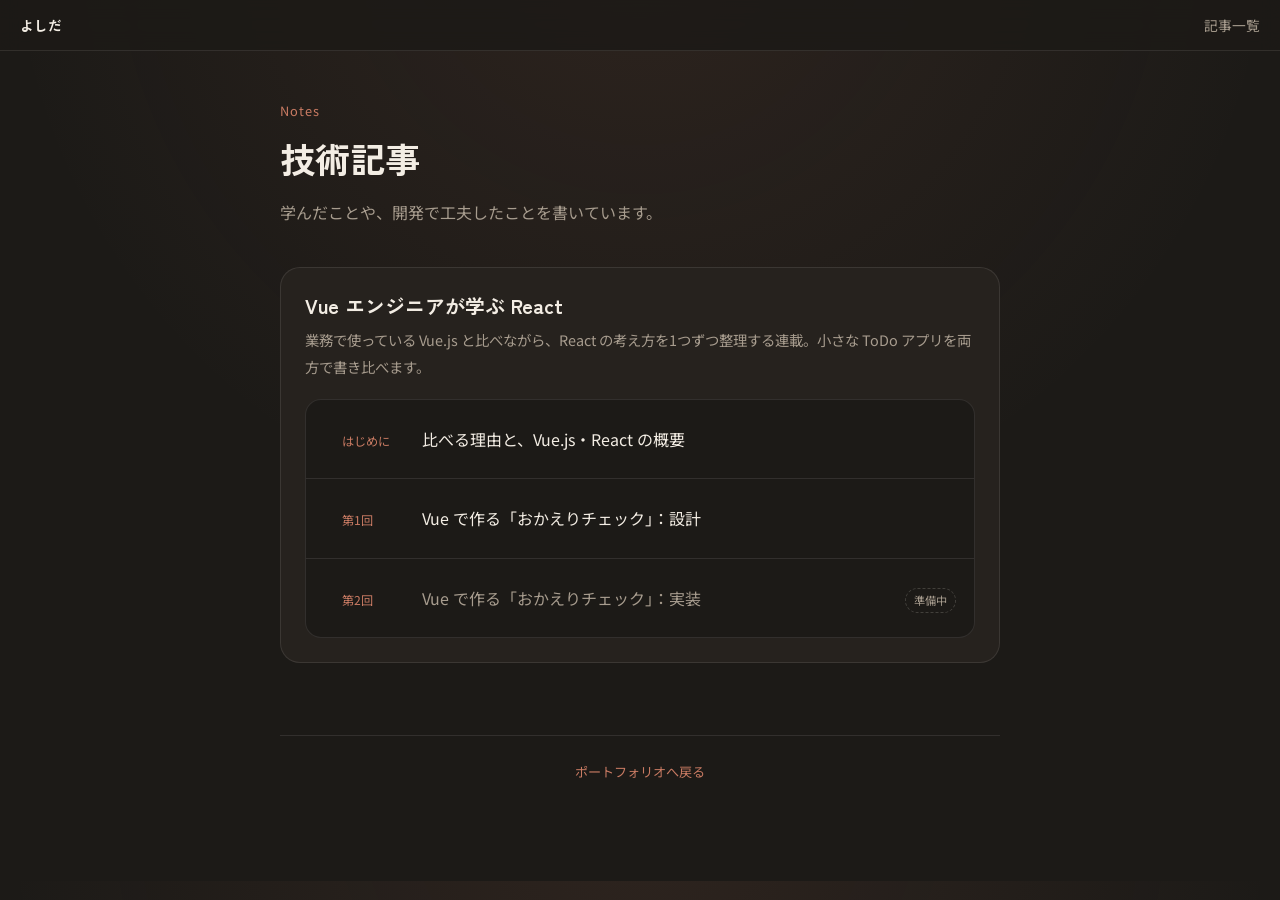
<file: notes/index.html>
<!DOCTYPE html>
<html lang="ja">
<head>
<meta charset="UTF-8">
<meta name="viewport" content="width=device-width, initial-scale=1.0">
<title>技術記事 | よしだ</title>
<meta name="description" content="Webエンジニア よしだの技術記事。Vue.js と比べながら React を学ぶ連載など。">
<meta name="theme-color" content="#1C1A17">
<meta property="og:type" content="website">
<meta property="og:site_name" content="よしだ | エンジニアポートフォリオ">
<meta property="og:title" content="技術記事 | よしだ">
<meta property="og:description" content="Vue.js と比べながら React を学ぶ連載など。">
<meta property="og:url" content="https://yoshidam.pages.dev/notes/">
<meta property="og:image" content="https://yoshidam.pages.dev/assets/images/og-image.png">
<meta name="twitter:card" content="summary_large_image">
<link rel="icon" href="../assets/images/favicon.svg" type="image/svg+xml">
<link rel="preconnect" href="https://fonts.googleapis.com">
<link rel="preconnect" href="https://fonts.gstatic.com" crossorigin>
<link href="https://fonts.googleapis.com/css2?family=Zen+Kaku+Gothic+New:wght@500;700&family=Noto+Sans+JP:wght@400;500;700&display=swap" rel="stylesheet">
<link rel="stylesheet" href="notes.css">
</head>
<body>
<noscript><p style="padding:24px">記事の一覧を表示するには JavaScript を有効にしてください。</p></noscript>
<script src="articles.js"></script>
<script src="notes.js"></script>
<script>renderNotesIndex();</script>
</body>
</html>
</file>
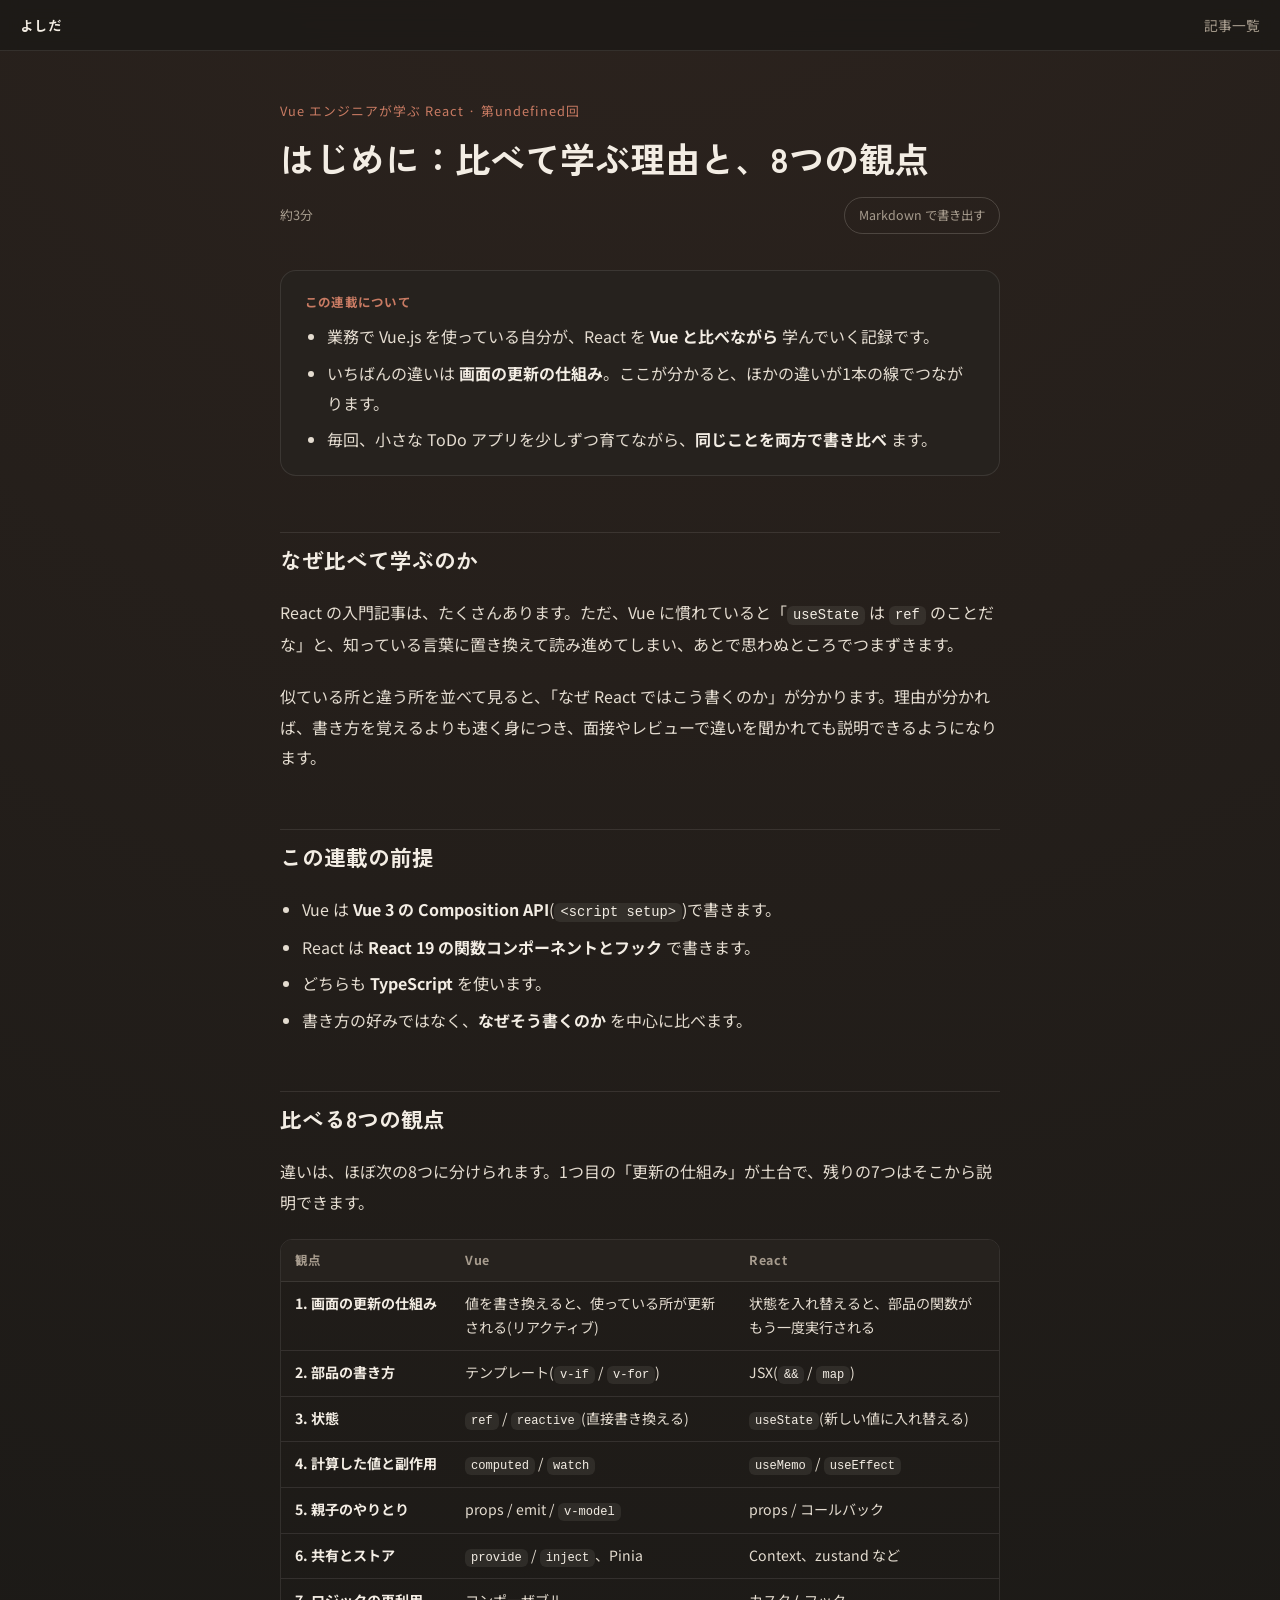
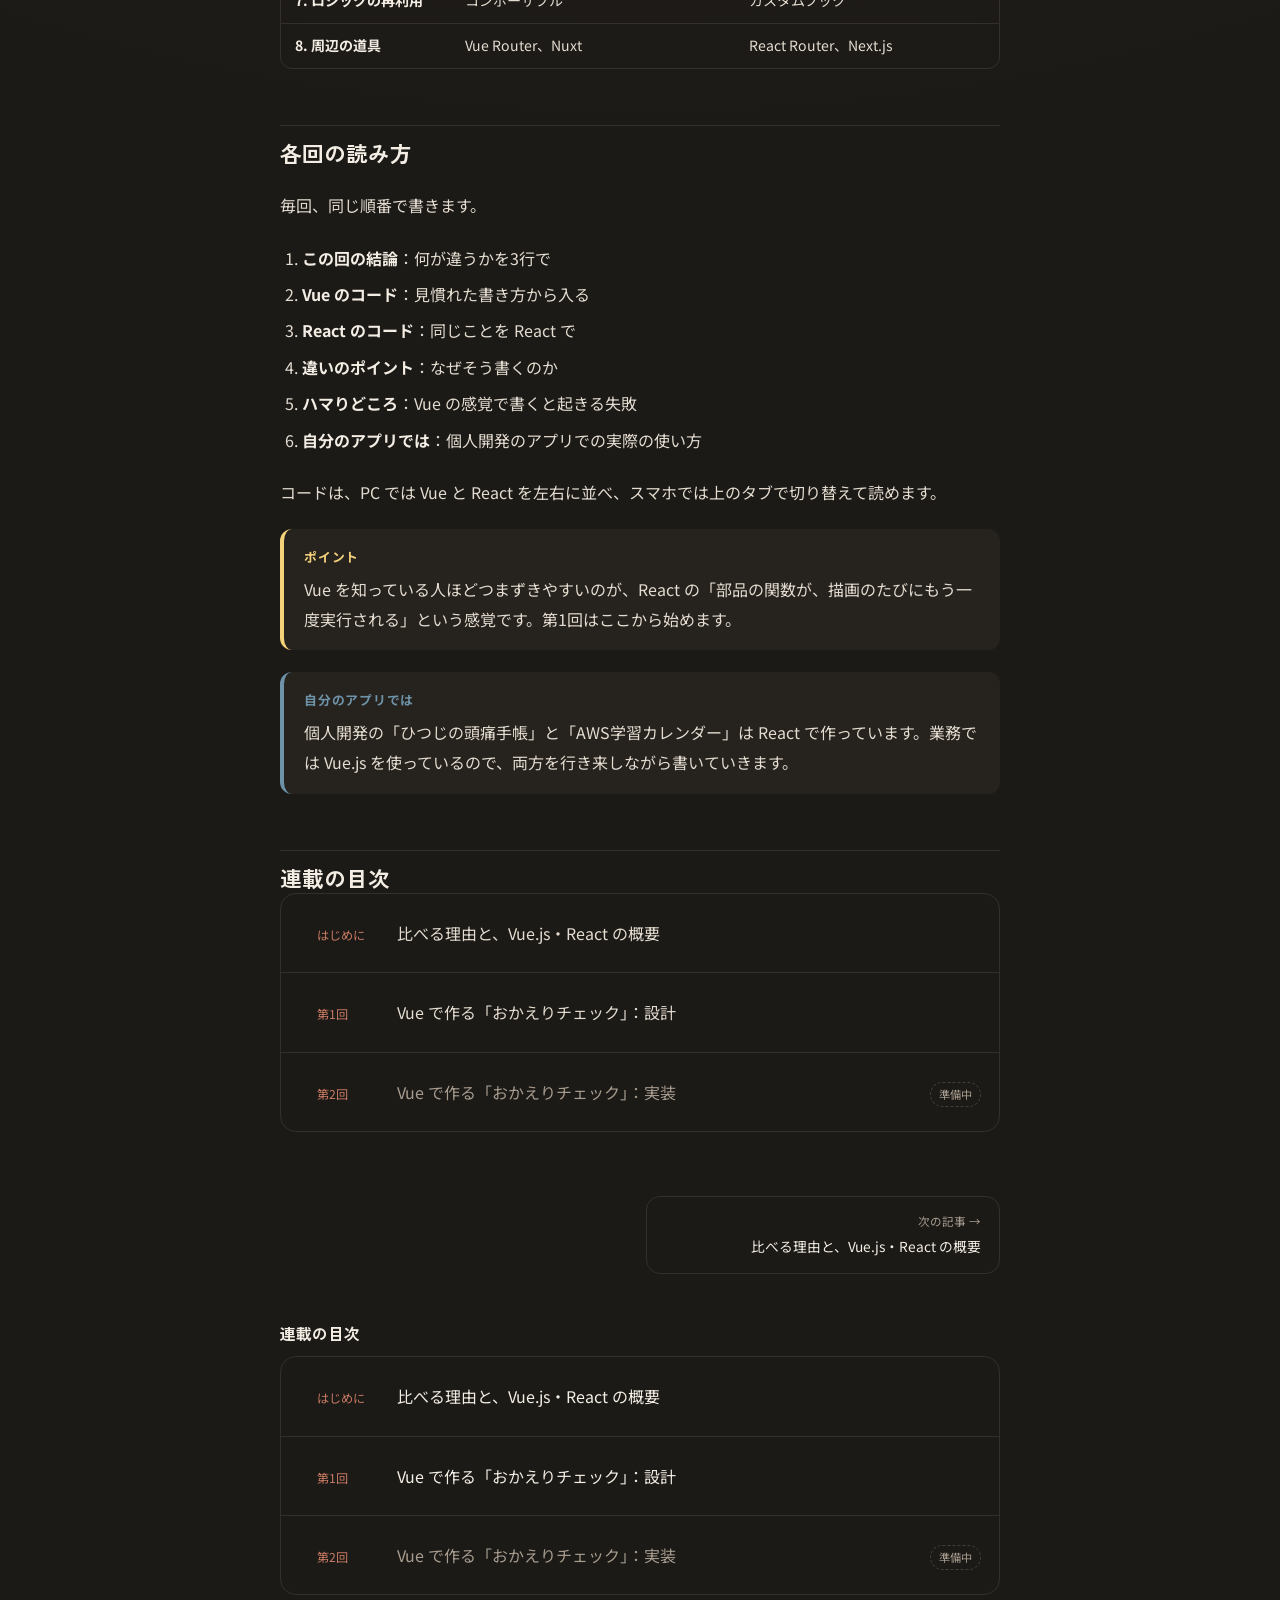
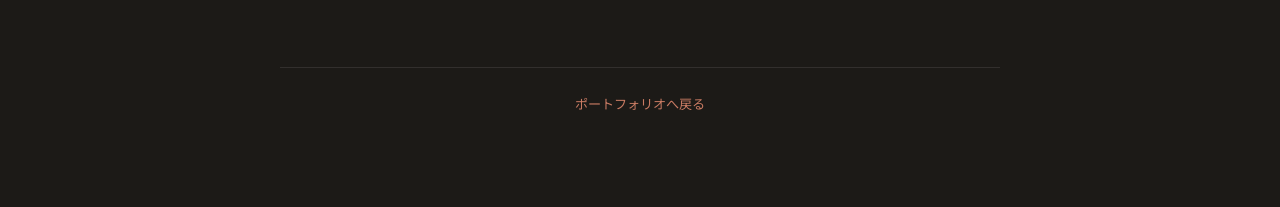
<file: notes/react-vue/00-intro.html>
<!DOCTYPE html>
<html lang="ja">
<head>
<meta charset="UTF-8">
<meta name="viewport" content="width=device-width, initial-scale=1.0">
<!-- 記事の入れ物。タイトルと説明(SNSのカード用)だけを書き、中身は 00-intro.js -->
<title>はじめに：比べて学ぶ理由と、8つの観点 | Vueエンジニアが学ぶReact | よしだ</title>
<meta name="description" content="業務で Vue.js を使うエンジニアが、React を比べながら学ぶ連載のはじめに。比べる8つの観点と、連載の進め方。">
<meta name="theme-color" content="#1C1A17">
<meta property="og:type" content="article">
<meta property="og:site_name" content="よしだ | エンジニアポートフォリオ">
<meta property="og:title" content="はじめに：比べて学ぶ理由と、8つの観点 | Vueエンジニアが学ぶReact">
<meta property="og:description" content="業務で Vue.js を使うエンジニアが、React を比べながら学ぶ連載のはじめに。">
<meta property="og:url" content="https://yoshidam.pages.dev/notes/react-vue/00-intro.html">
<meta property="og:image" content="https://yoshidam.pages.dev/assets/images/og-image.png">
<meta name="twitter:card" content="summary_large_image">
<link rel="icon" href="../../assets/images/favicon.svg" type="image/svg+xml">
<link rel="preconnect" href="https://fonts.googleapis.com">
<link rel="preconnect" href="https://fonts.gstatic.com" crossorigin>
<link href="https://fonts.googleapis.com/css2?family=Zen+Kaku+Gothic+New:wght@500;700&family=Noto+Sans+JP:wght@400;500;700&display=swap" rel="stylesheet">
<link rel="stylesheet" href="../notes.css">
</head>
<body>
<noscript><p style="padding:24px">記事を表示するには JavaScript を有効にしてください。</p></noscript>
<script src="../articles.js"></script>
<script src="../notes.js"></script>
<script src="00-intro.js"></script>
</body>
</html>
</file>
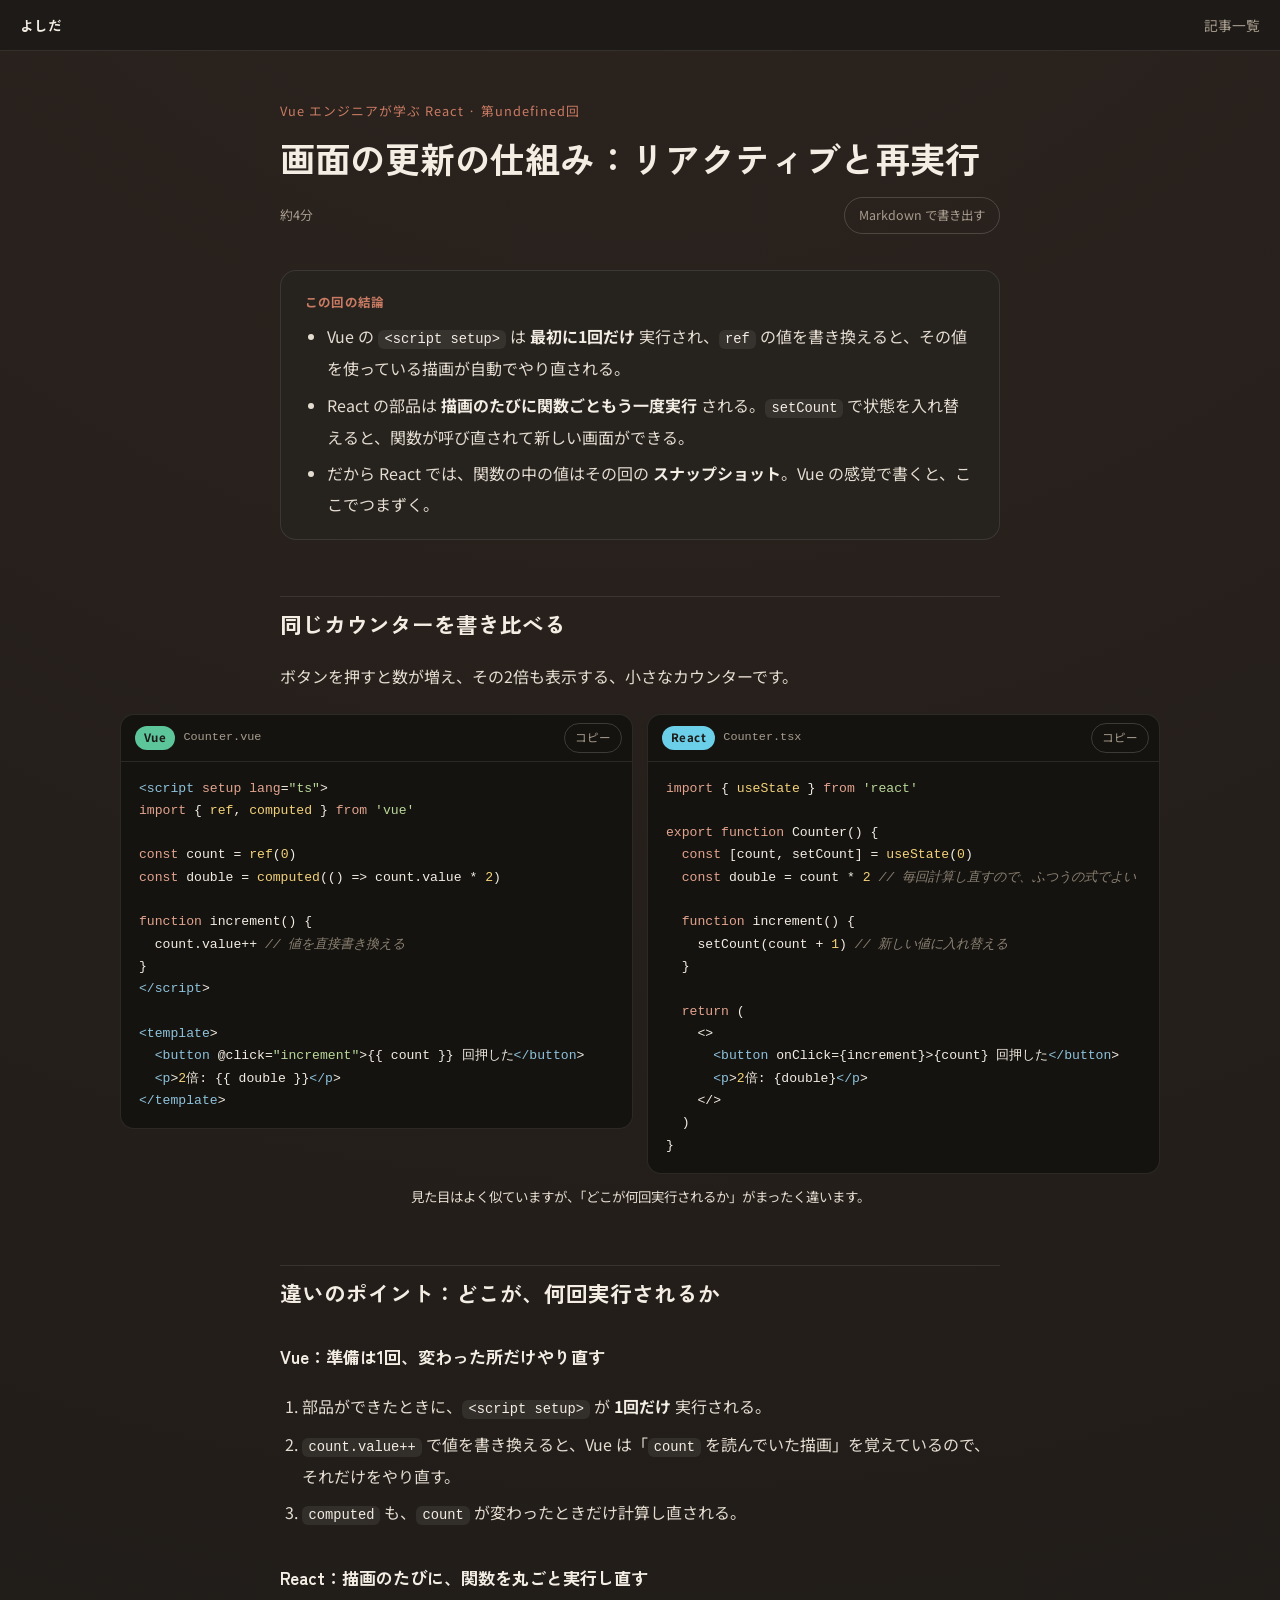
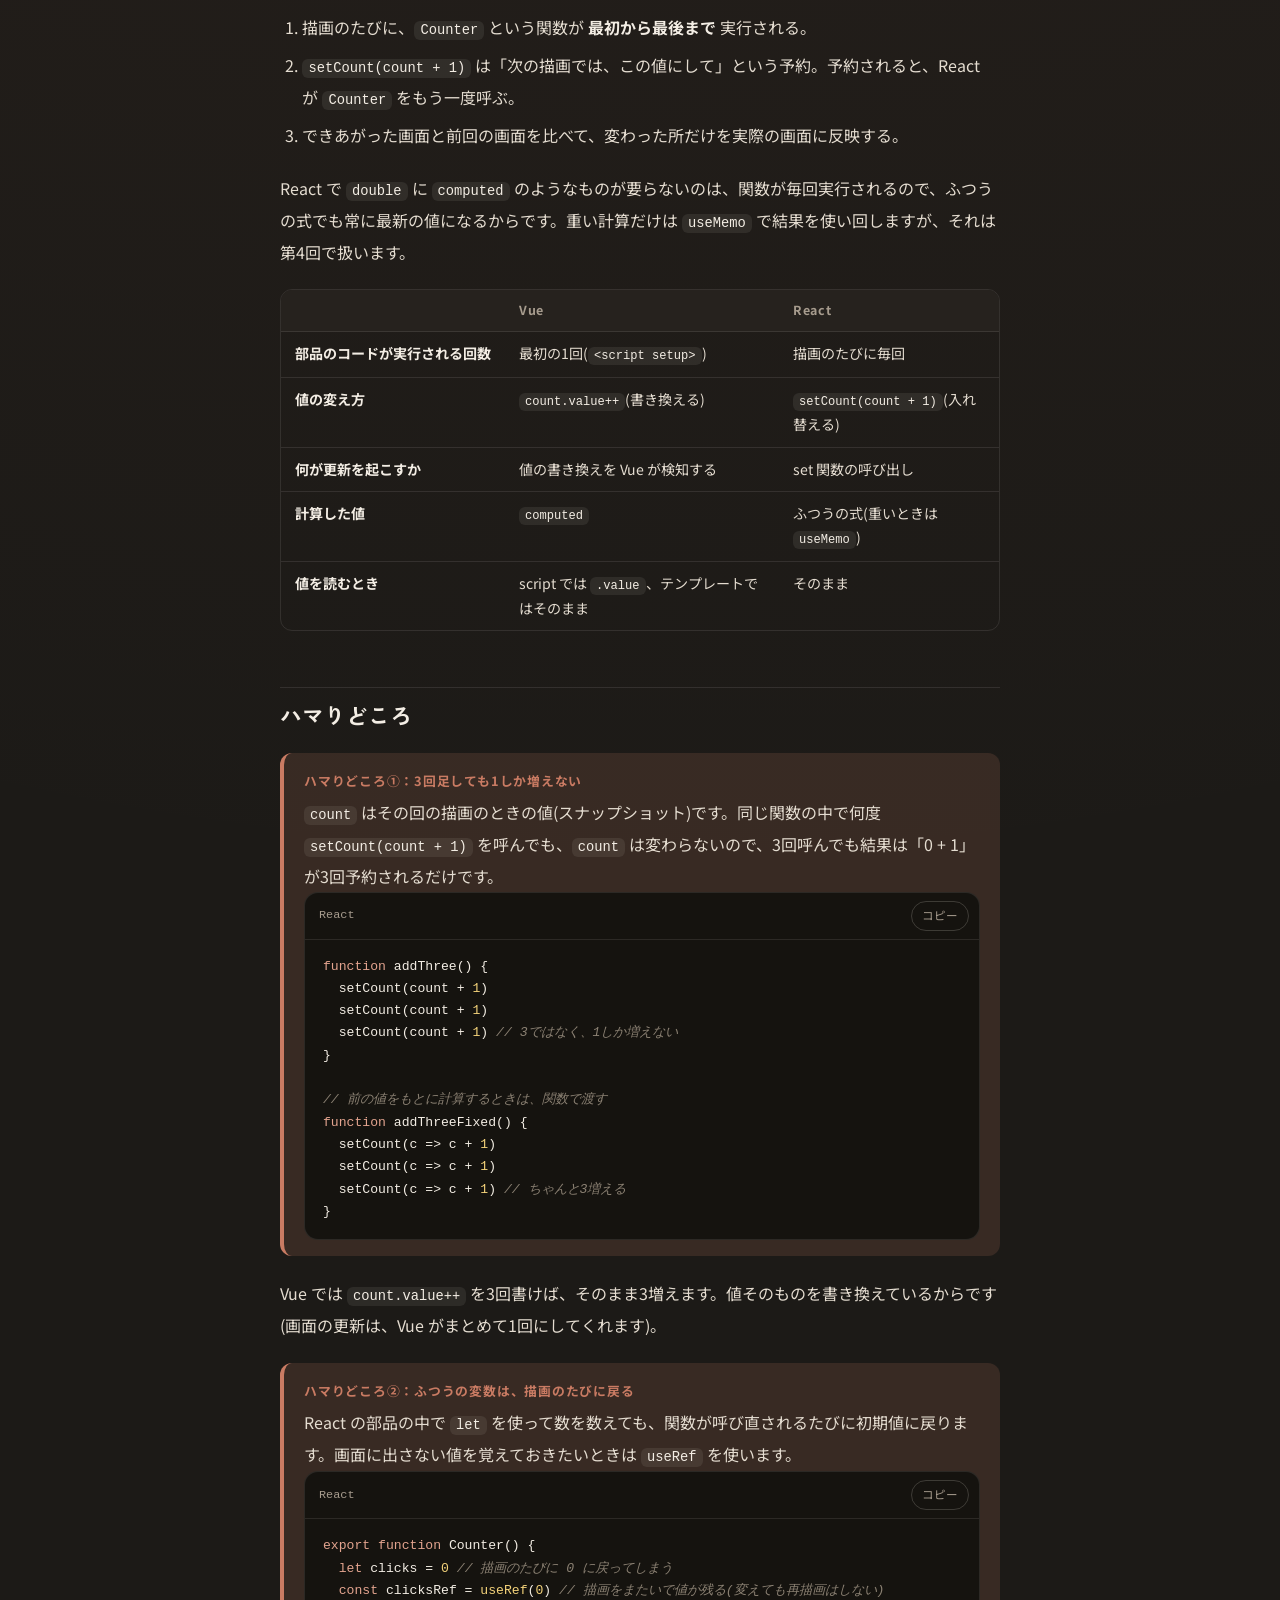
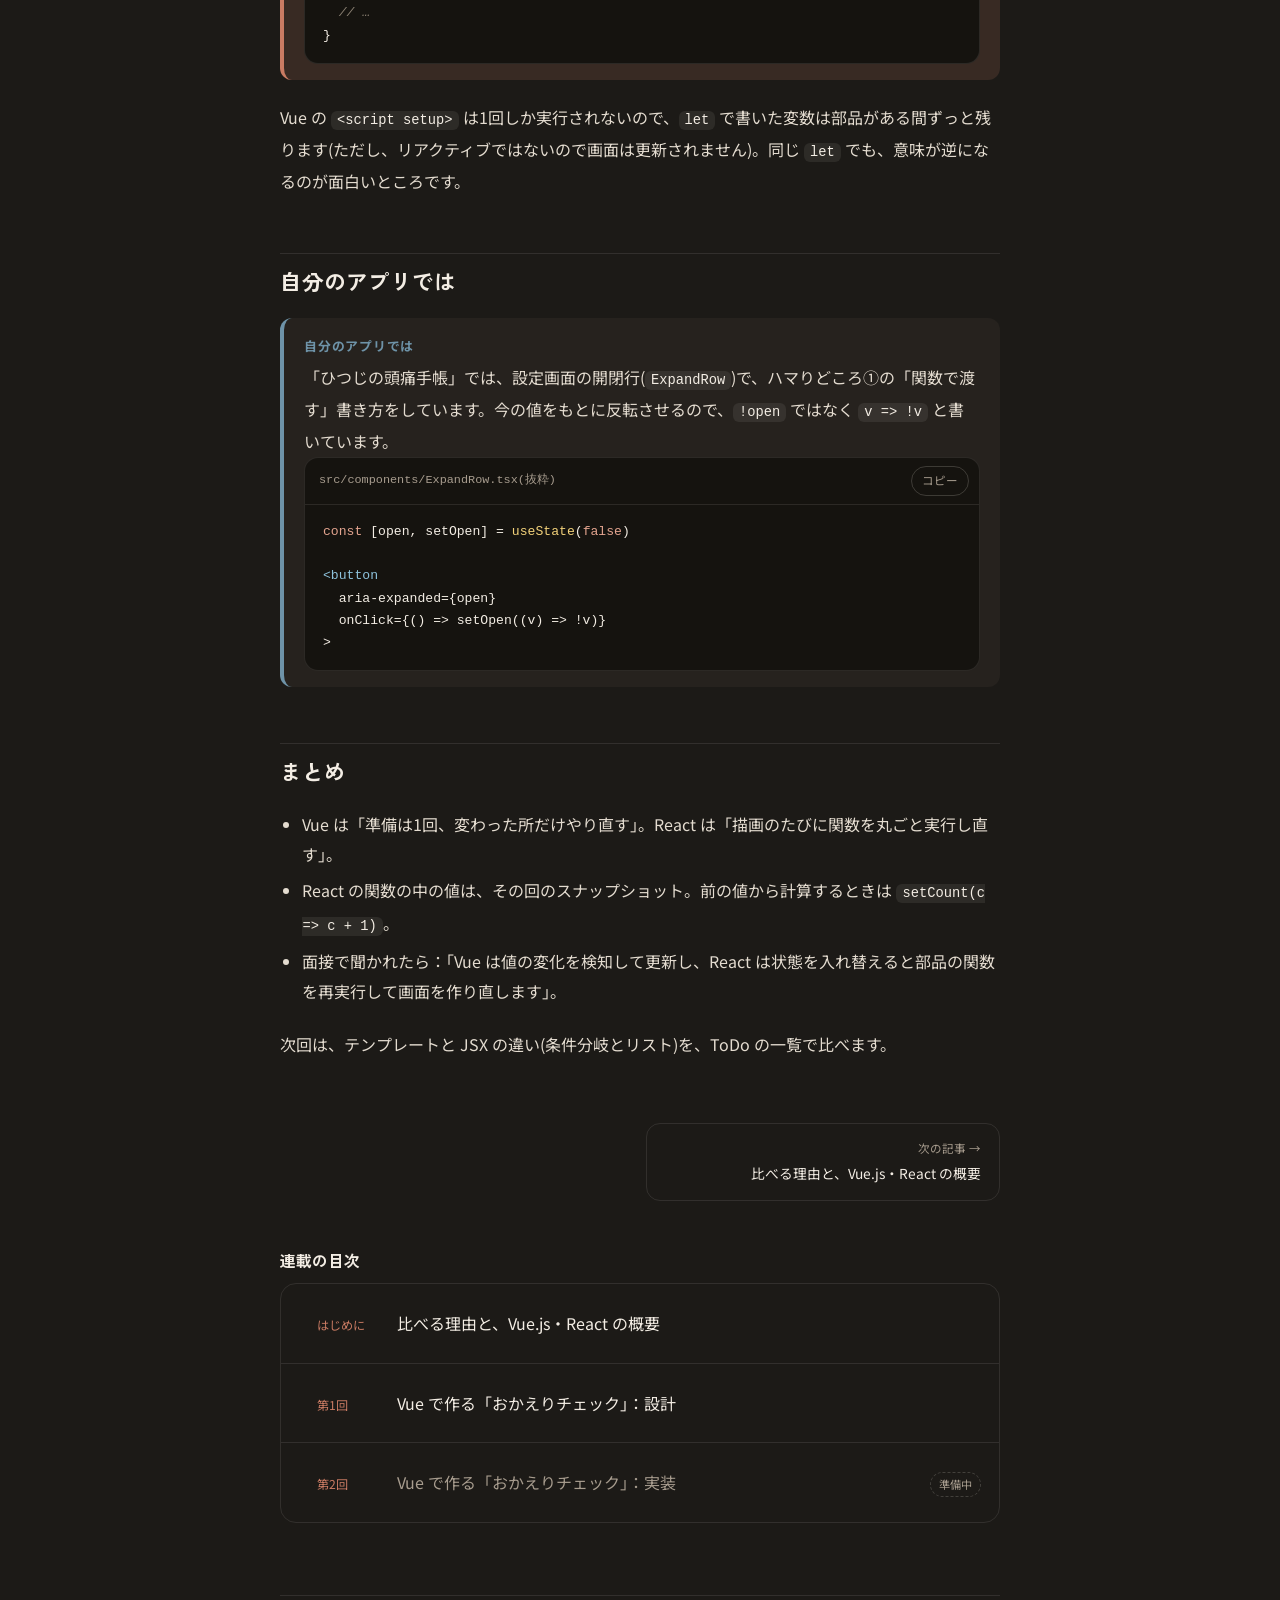
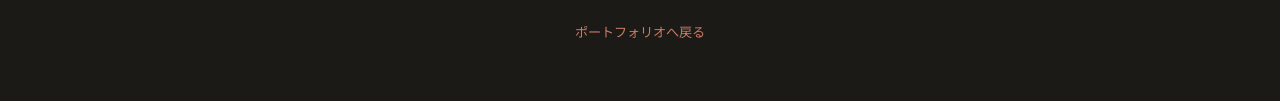
<file: notes/react-vue/01-reactivity.html>
<!DOCTYPE html>
<html lang="ja">
<head>
<meta charset="UTF-8">
<meta name="viewport" content="width=device-width, initial-scale=1.0">
<!-- 記事の入れ物。タイトルと説明(SNSのカード用)だけを書き、中身は 01-reactivity.js -->
<title>画面の更新の仕組み：リアクティブと再実行 | Vueエンジニアが学ぶReact | よしだ</title>
<meta name="description" content="Vue は値を書き換えると画面が追従し、React は部品の関数をもう一度実行する。カウンターを両方で書き比べて、更新の仕組みの違いを整理する。">
<meta name="theme-color" content="#1C1A17">
<meta property="og:type" content="article">
<meta property="og:site_name" content="よしだ | エンジニアポートフォリオ">
<meta property="og:title" content="画面の更新の仕組み：リアクティブと再実行 | Vueエンジニアが学ぶReact">
<meta property="og:description" content="Vue は値を書き換えると画面が追従し、React は部品の関数をもう一度実行する。カウンターで比べる。">
<meta property="og:url" content="https://yoshidam.pages.dev/notes/react-vue/01-reactivity.html">
<meta property="og:image" content="https://yoshidam.pages.dev/assets/images/og-image.png">
<meta name="twitter:card" content="summary_large_image">
<link rel="icon" href="../../assets/images/favicon.svg" type="image/svg+xml">
<link rel="preconnect" href="https://fonts.googleapis.com">
<link rel="preconnect" href="https://fonts.gstatic.com" crossorigin>
<link href="https://fonts.googleapis.com/css2?family=Zen+Kaku+Gothic+New:wght@500;700&family=Noto+Sans+JP:wght@400;500;700&display=swap" rel="stylesheet">
<link rel="stylesheet" href="../notes.css">
</head>
<body>
<noscript><p style="padding:24px">記事を表示するには JavaScript を有効にしてください。</p></noscript>
<script src="../articles.js"></script>
<script src="../notes.js"></script>
<script src="01-reactivity.js"></script>
</body>
</html>
</file>
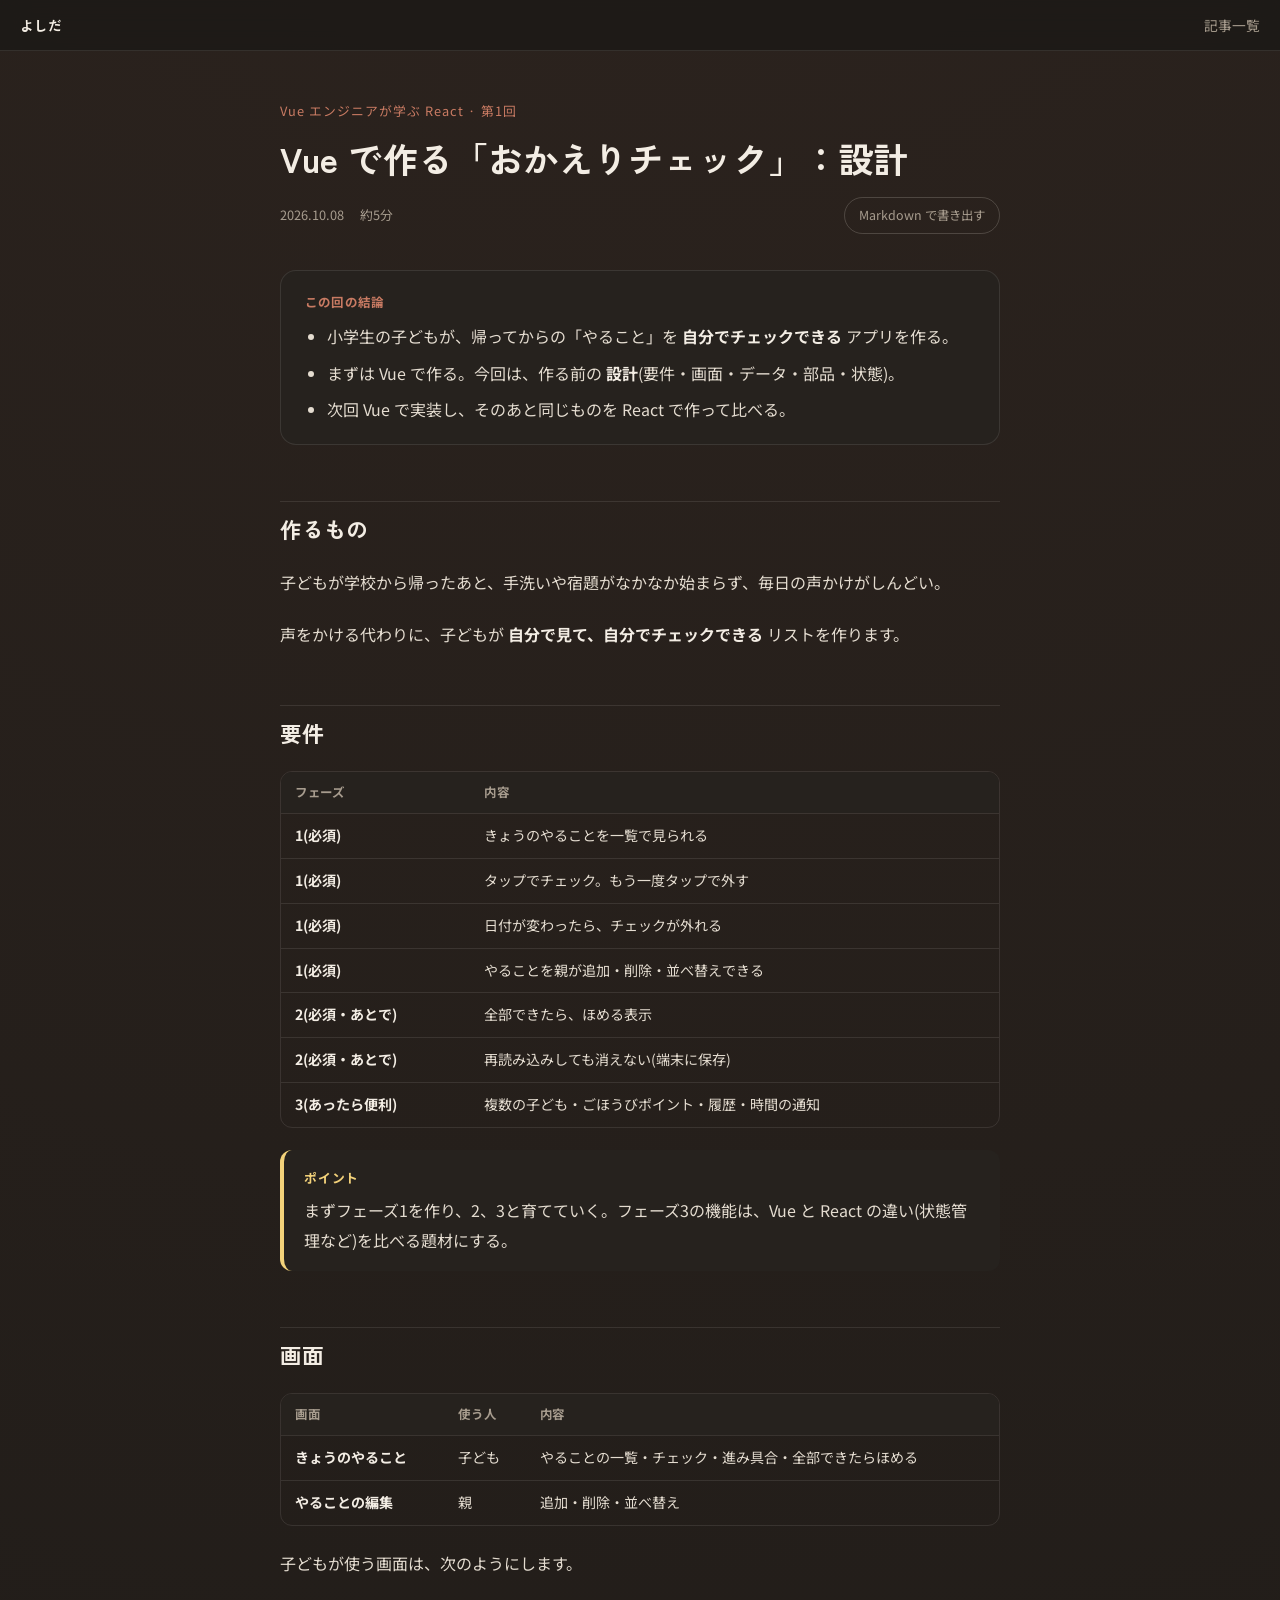
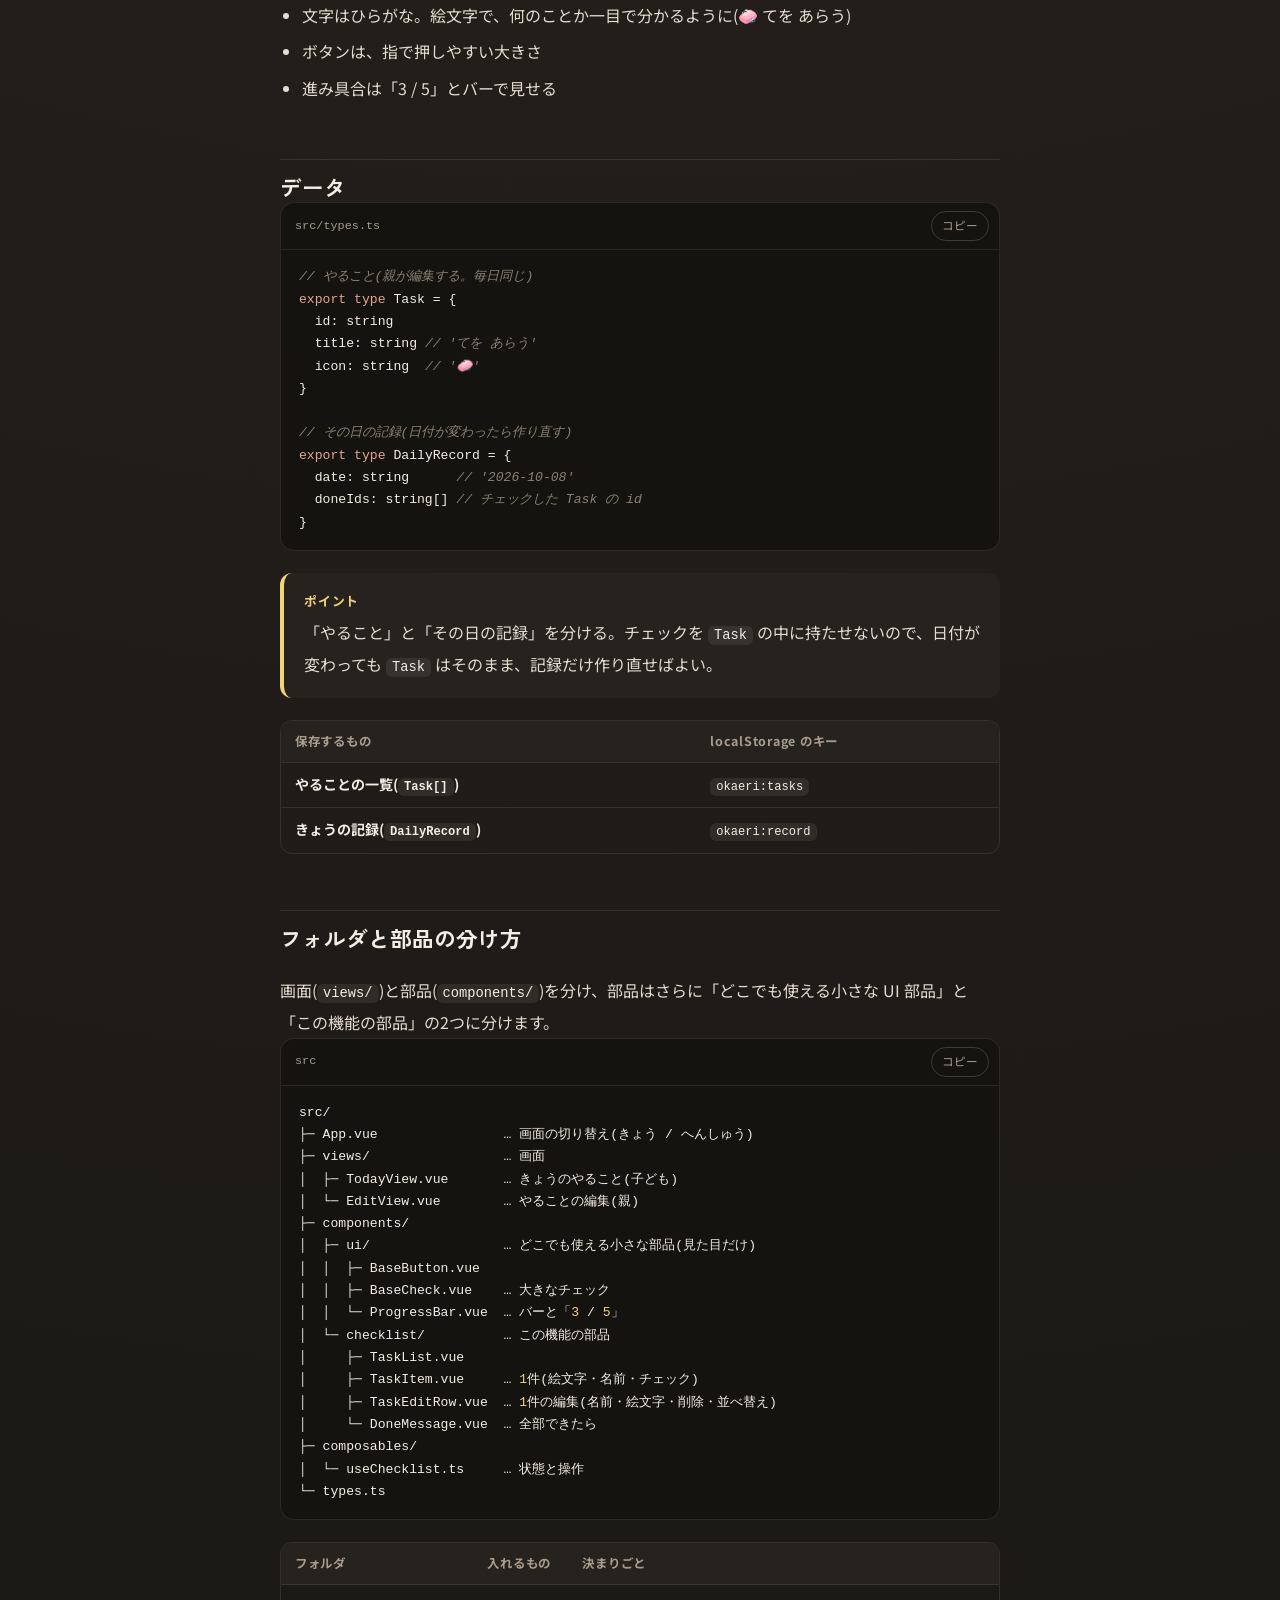
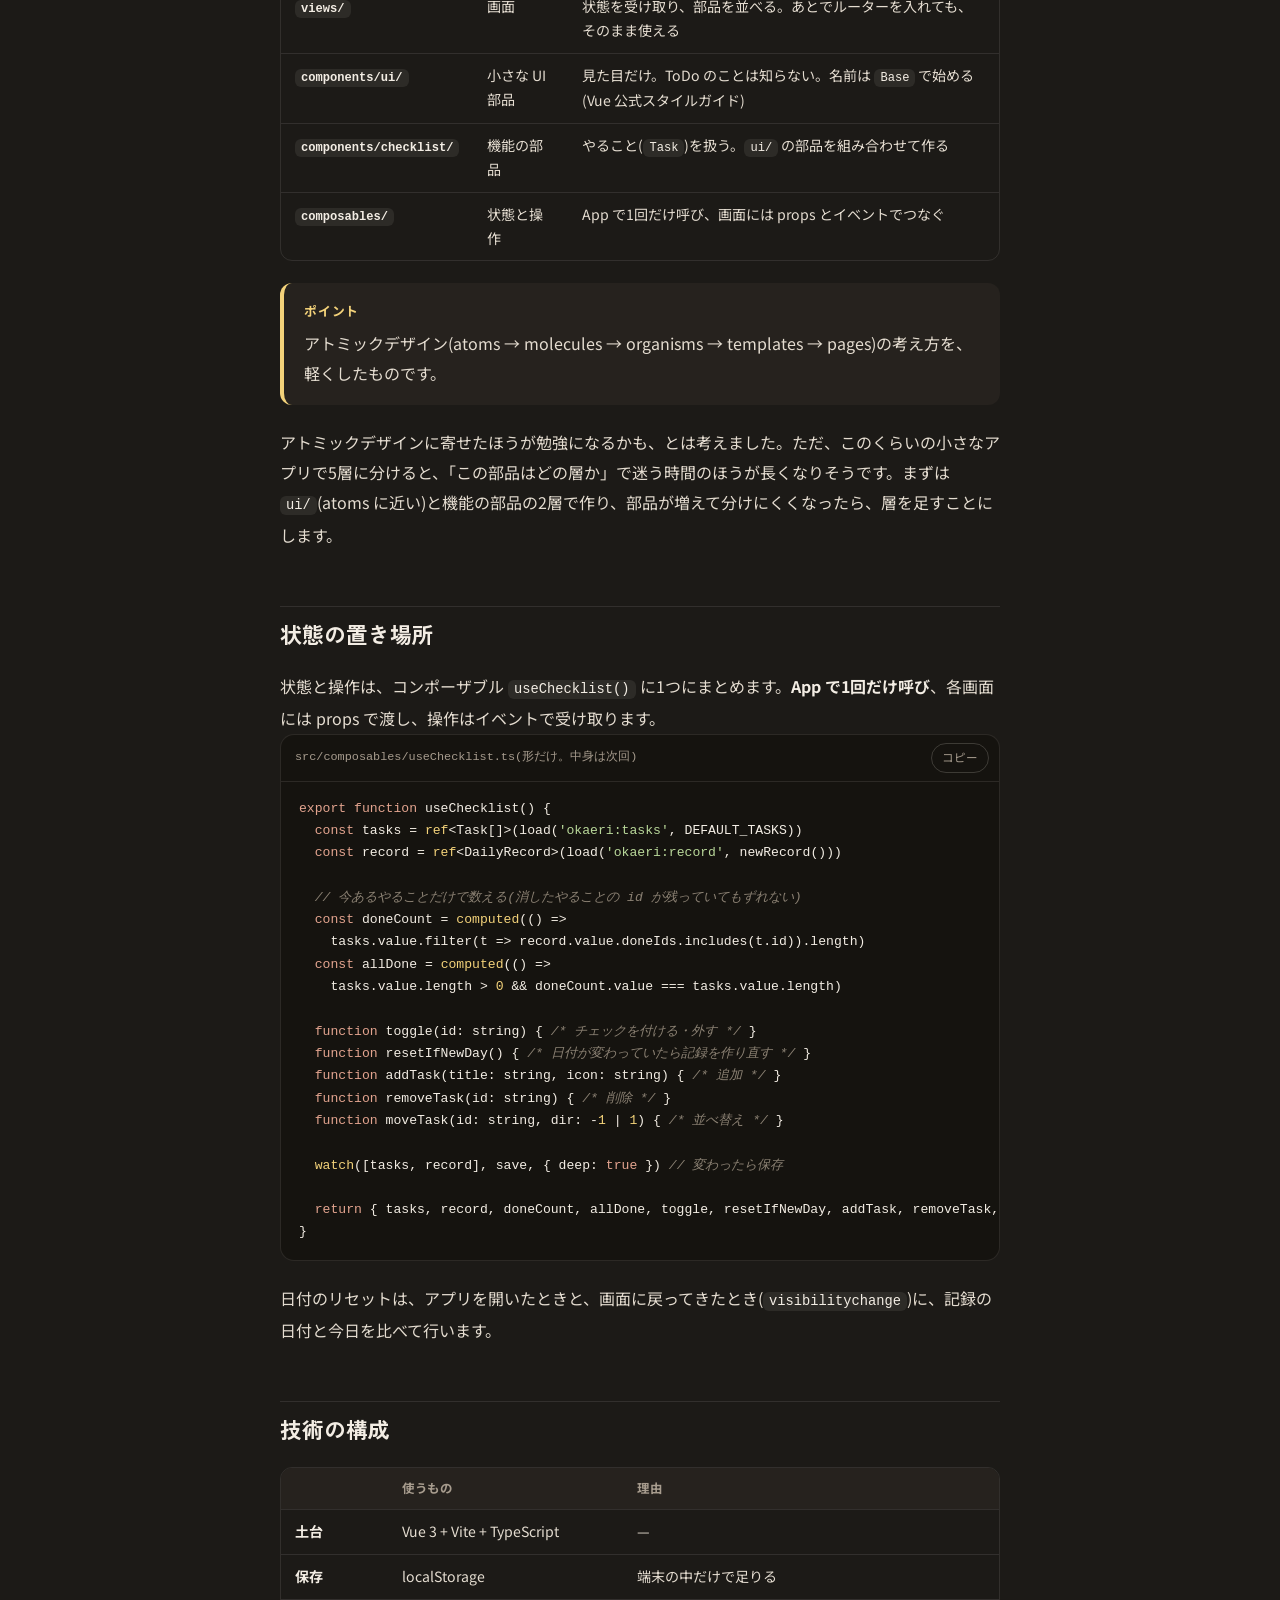
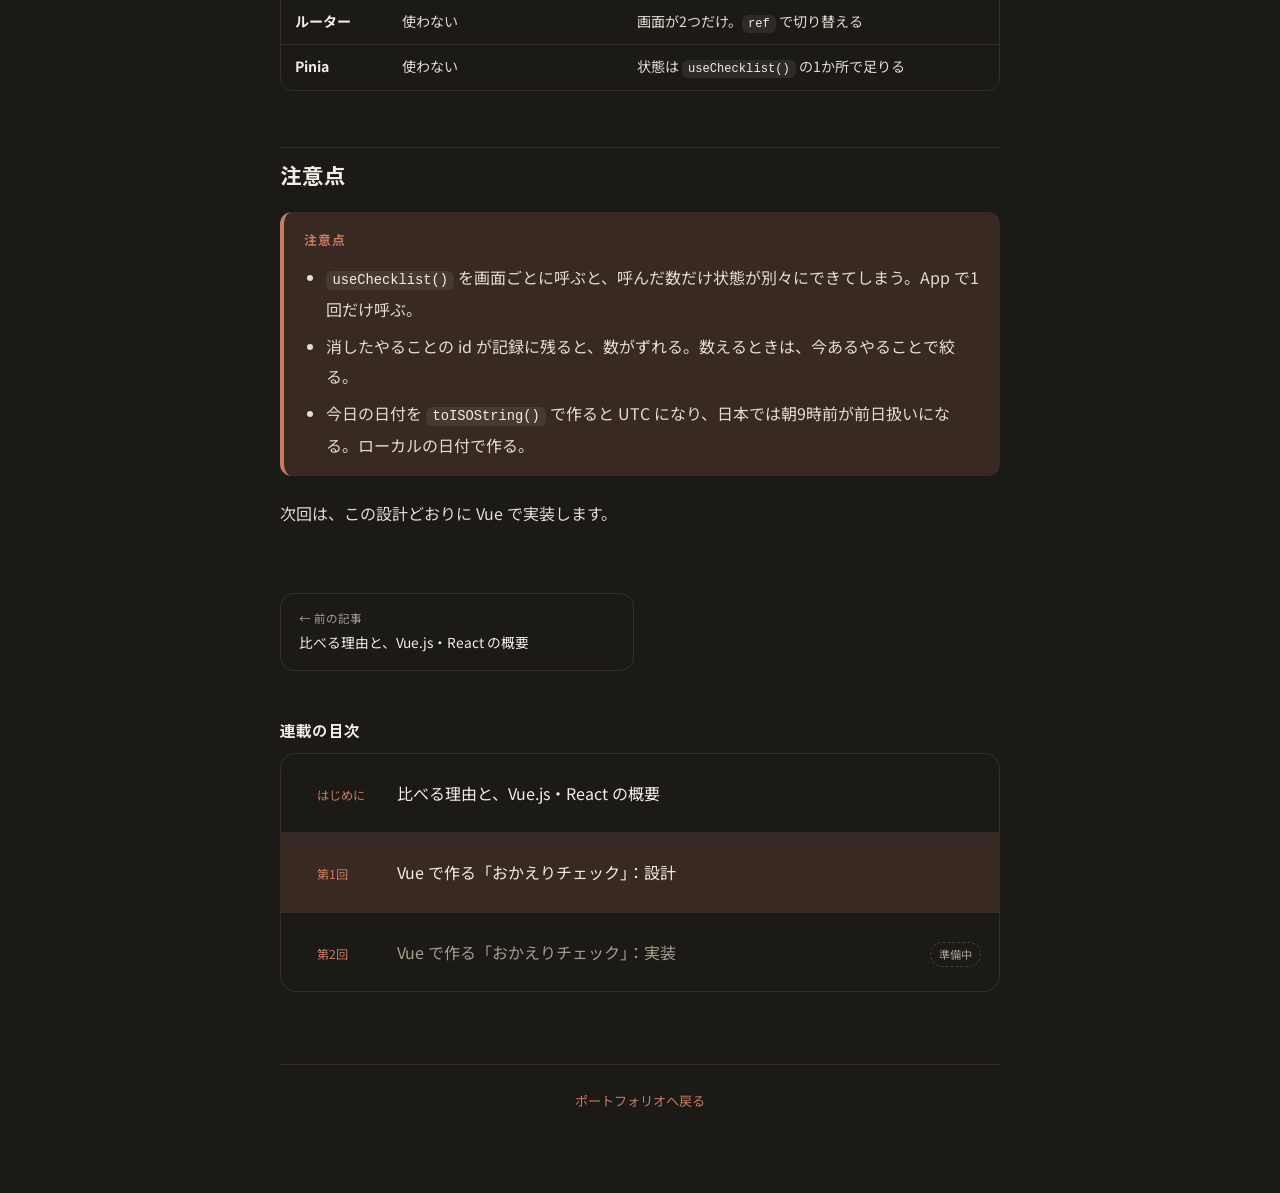
<file: notes/react-vue/checklist-design.html>
<!DOCTYPE html>
<html lang="ja">
<head>
<meta charset="UTF-8">
<meta name="viewport" content="width=device-width, initial-scale=1.0">
<!-- 記事の入れ物。タイトルと説明(SNSのカード用)だけを書き、中身は checklist-design.js -->
<title>Vue で作る「おかえりチェック」：設計 | Vue エンジニアが学ぶ React | よしだ</title>
<meta name="description" content="帰ってからのやることを、小学生の子どもが自分でチェックできるアプリを Vue で作る。要件・画面・データ・部品・状態の設計。">
<meta name="theme-color" content="#1C1A17">
<meta property="og:type" content="article">
<meta property="og:site_name" content="よしだ | エンジニアポートフォリオ">
<meta property="og:title" content="Vue で作る「おかえりチェック」：設計 | Vue エンジニアが学ぶ React">
<meta property="og:description" content="子どもが自分でチェックできる「やること」アプリを Vue で作る。設計の回。">
<meta property="og:url" content="https://yoshidam.pages.dev/notes/react-vue/checklist-design.html">
<meta property="og:image" content="https://yoshidam.pages.dev/assets/images/og-image.png">
<meta name="twitter:card" content="summary_large_image">
<link rel="icon" href="../../assets/images/favicon.svg" type="image/svg+xml">
<link rel="preconnect" href="https://fonts.googleapis.com">
<link rel="preconnect" href="https://fonts.gstatic.com" crossorigin>
<link href="https://fonts.googleapis.com/css2?family=Zen+Kaku+Gothic+New:wght@500;700&family=Noto+Sans+JP:wght@400;500;700&display=swap" rel="stylesheet">
<link rel="stylesheet" href="../notes.css">
</head>
<body>
<noscript><p style="padding:24px">記事を表示するには JavaScript を有効にしてください。</p></noscript>
<script src="../articles.js"></script>
<script src="../notes.js"></script>
<script src="checklist-design.js"></script>
</body>
</html>
</file>
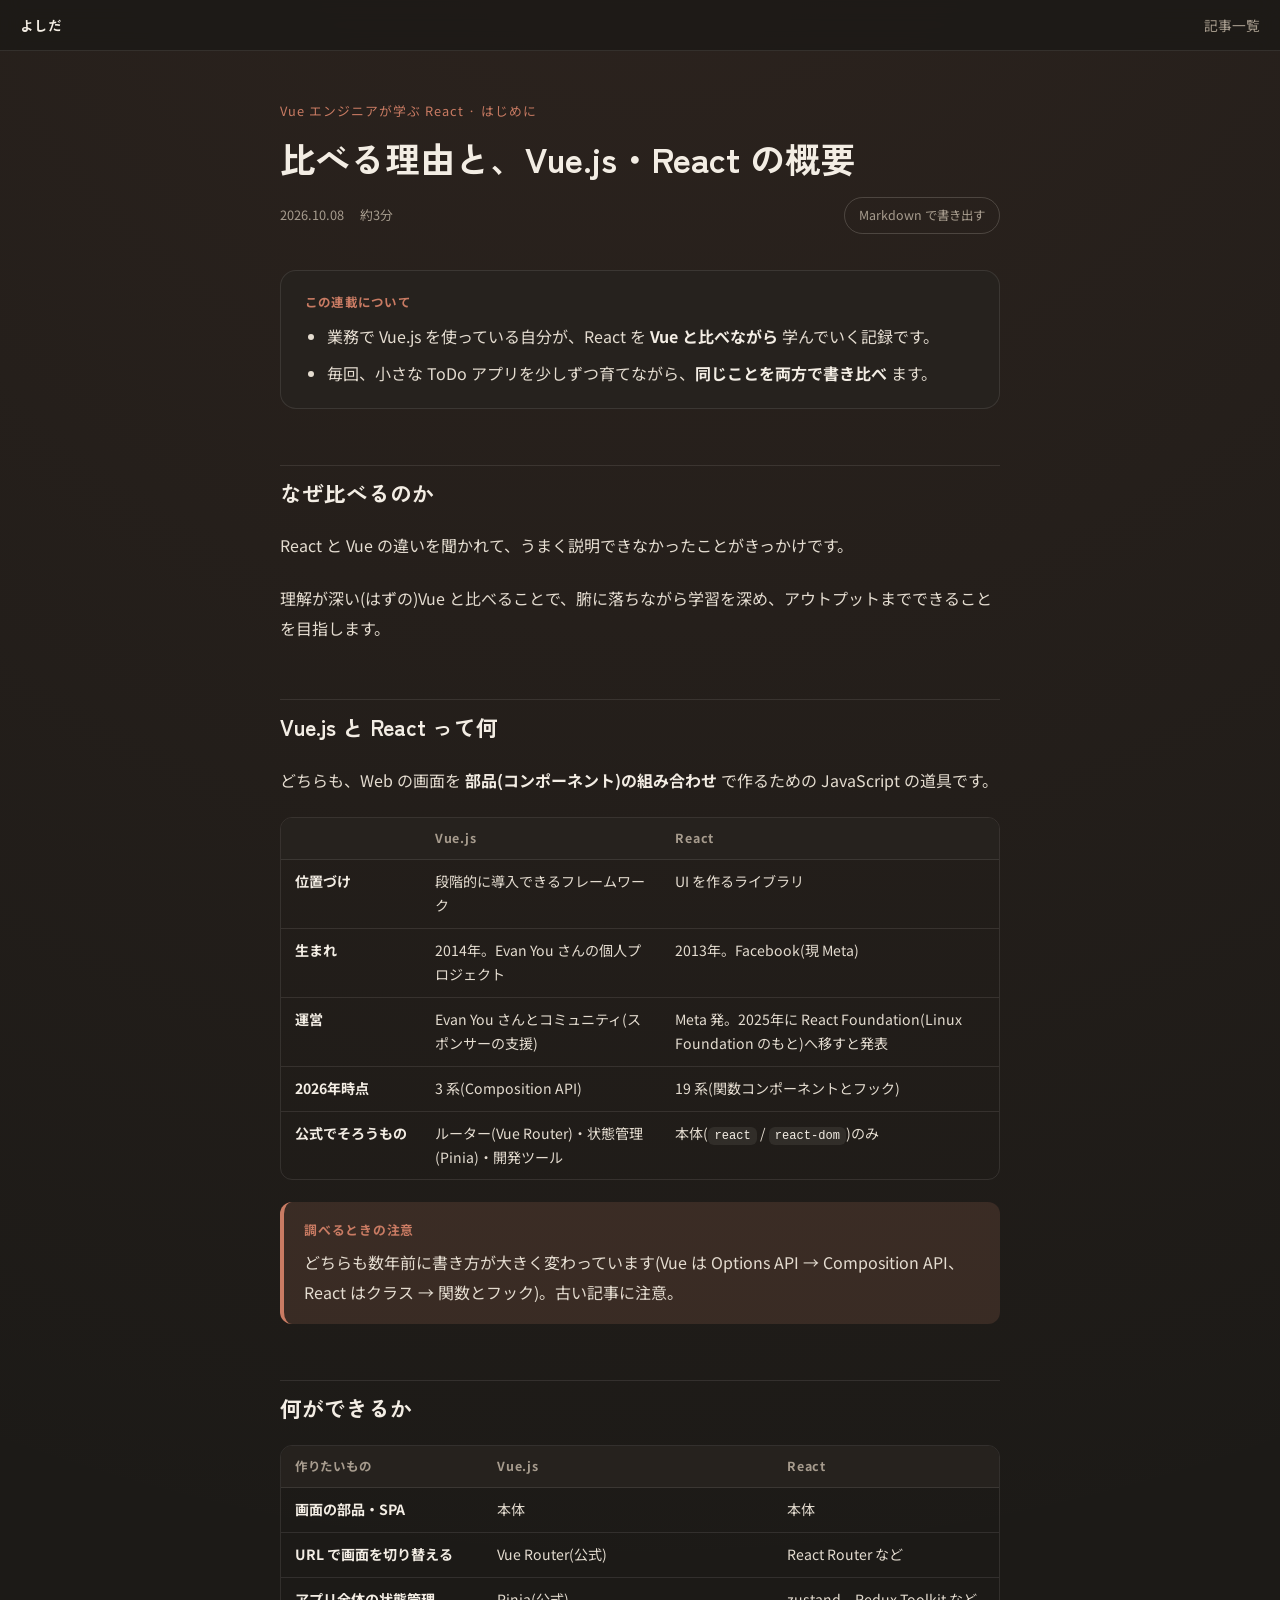
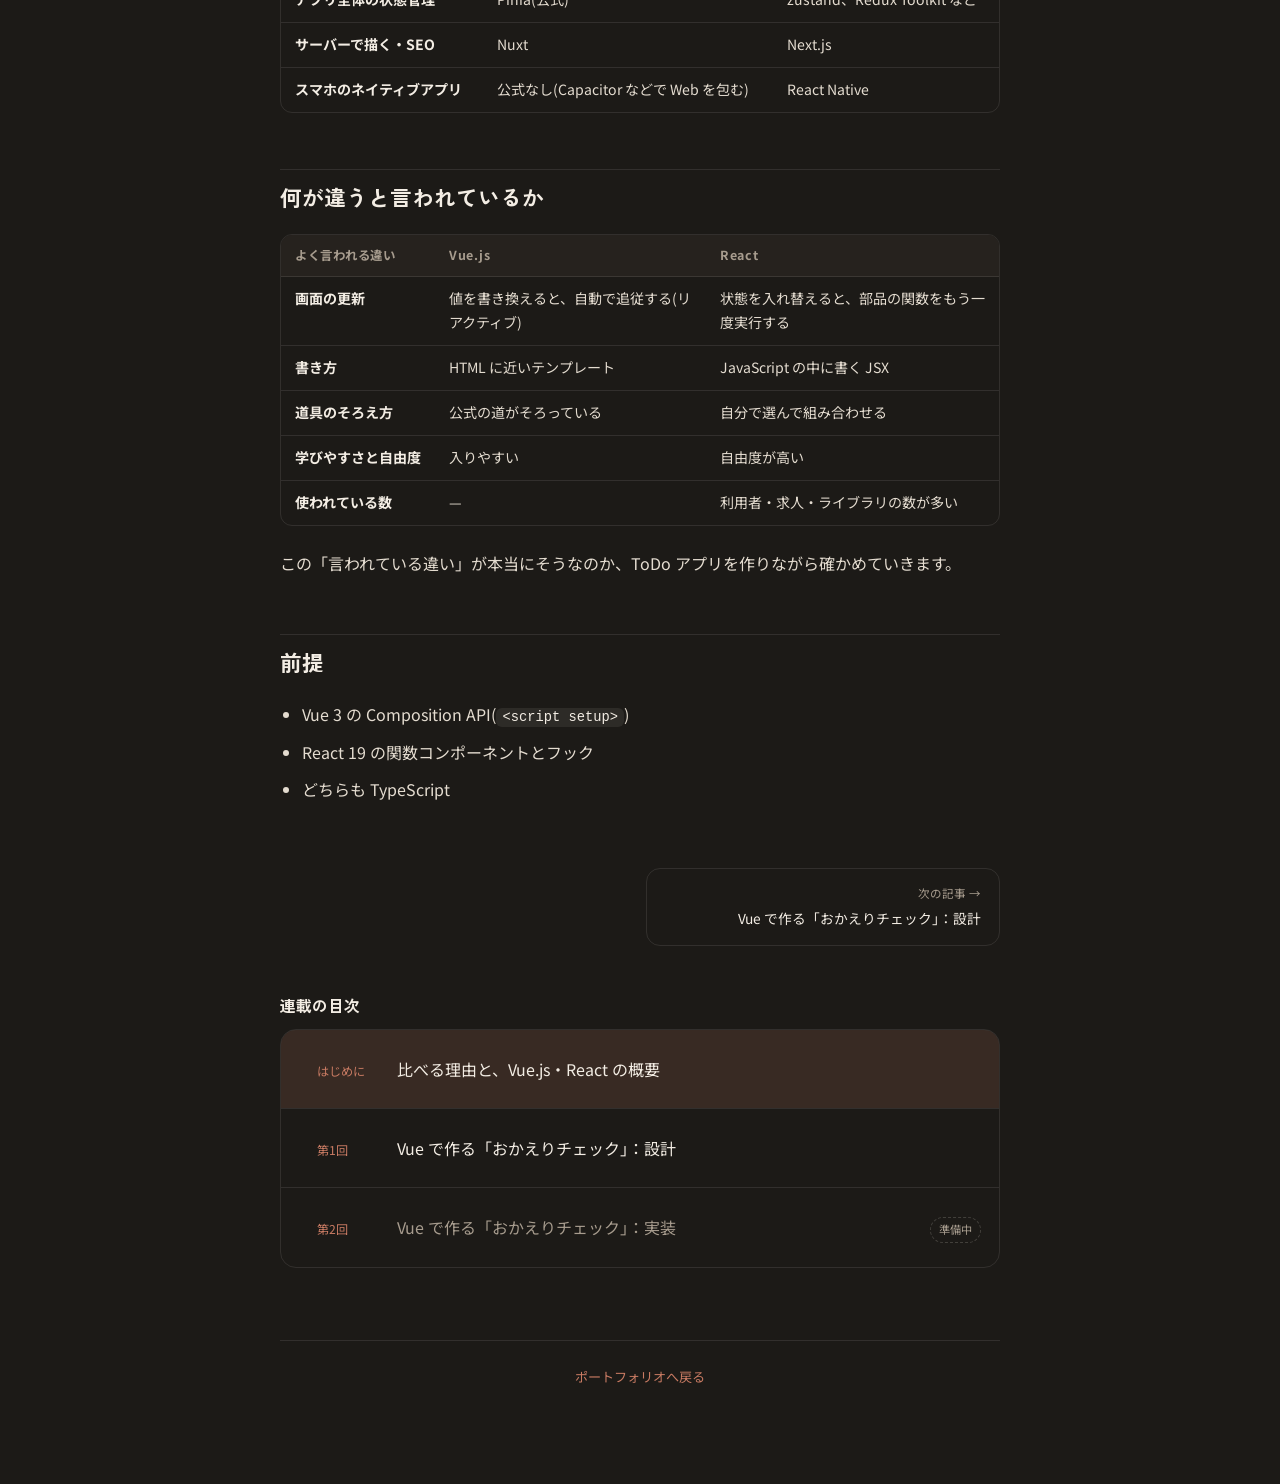
<file: notes/react-vue/intro.html>
<!DOCTYPE html>
<html lang="ja">
<head>
<meta charset="UTF-8">
<meta name="viewport" content="width=device-width, initial-scale=1.0">
<!-- 記事の入れ物。タイトルと説明(SNSのカード用)だけを書き、中身は intro.js -->
<title>はじめに：比べる理由と、Vue.js・React の概要 | Vue エンジニアが学ぶ React | よしだ</title>
<meta name="description" content="業務で Vue.js を使うエンジニアが、React を比べながら学ぶ連載のはじめに。比べる理由と、Vue.js・React の概要・できること・よく言われる違い。">
<meta name="theme-color" content="#1C1A17">
<meta property="og:type" content="article">
<meta property="og:site_name" content="よしだ | エンジニアポートフォリオ">
<meta property="og:title" content="はじめに：比べる理由と、Vue.js・React の概要 | Vue エンジニアが学ぶ React">
<meta property="og:description" content="比べる理由と、Vue.js・React の概要・できること・よく言われる違い。">
<meta property="og:url" content="https://yoshidam.pages.dev/notes/react-vue/intro.html">
<meta property="og:image" content="https://yoshidam.pages.dev/assets/images/og-image.png">
<meta name="twitter:card" content="summary_large_image">
<link rel="icon" href="../../assets/images/favicon.svg" type="image/svg+xml">
<link rel="preconnect" href="https://fonts.googleapis.com">
<link rel="preconnect" href="https://fonts.gstatic.com" crossorigin>
<link href="https://fonts.googleapis.com/css2?family=Zen+Kaku+Gothic+New:wght@500;700&family=Noto+Sans+JP:wght@400;500;700&display=swap" rel="stylesheet">
<link rel="stylesheet" href="../notes.css">
</head>
<body>
<noscript><p style="padding:24px">記事を表示するには JavaScript を有効にしてください。</p></noscript>
<script src="../articles.js"></script>
<script src="../notes.js"></script>
<script src="intro.js"></script>
</body>
</html>
</file>
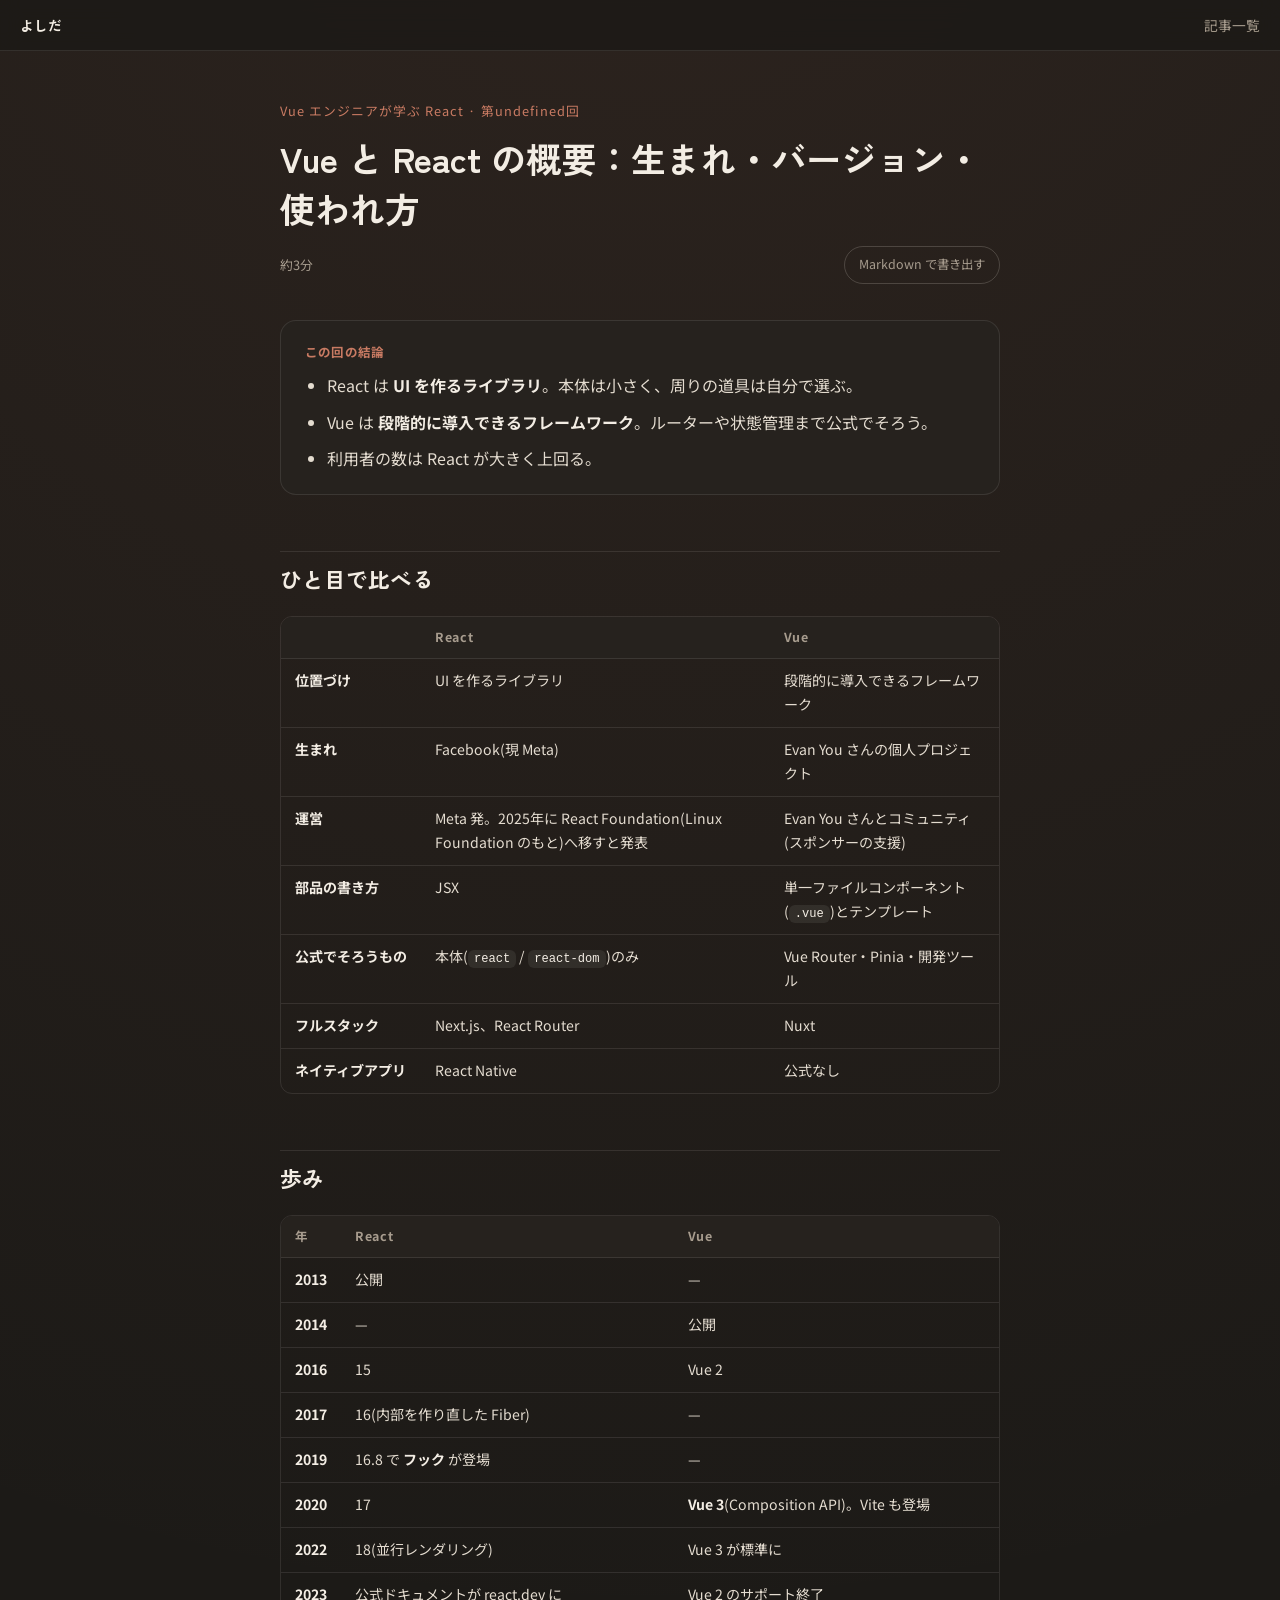
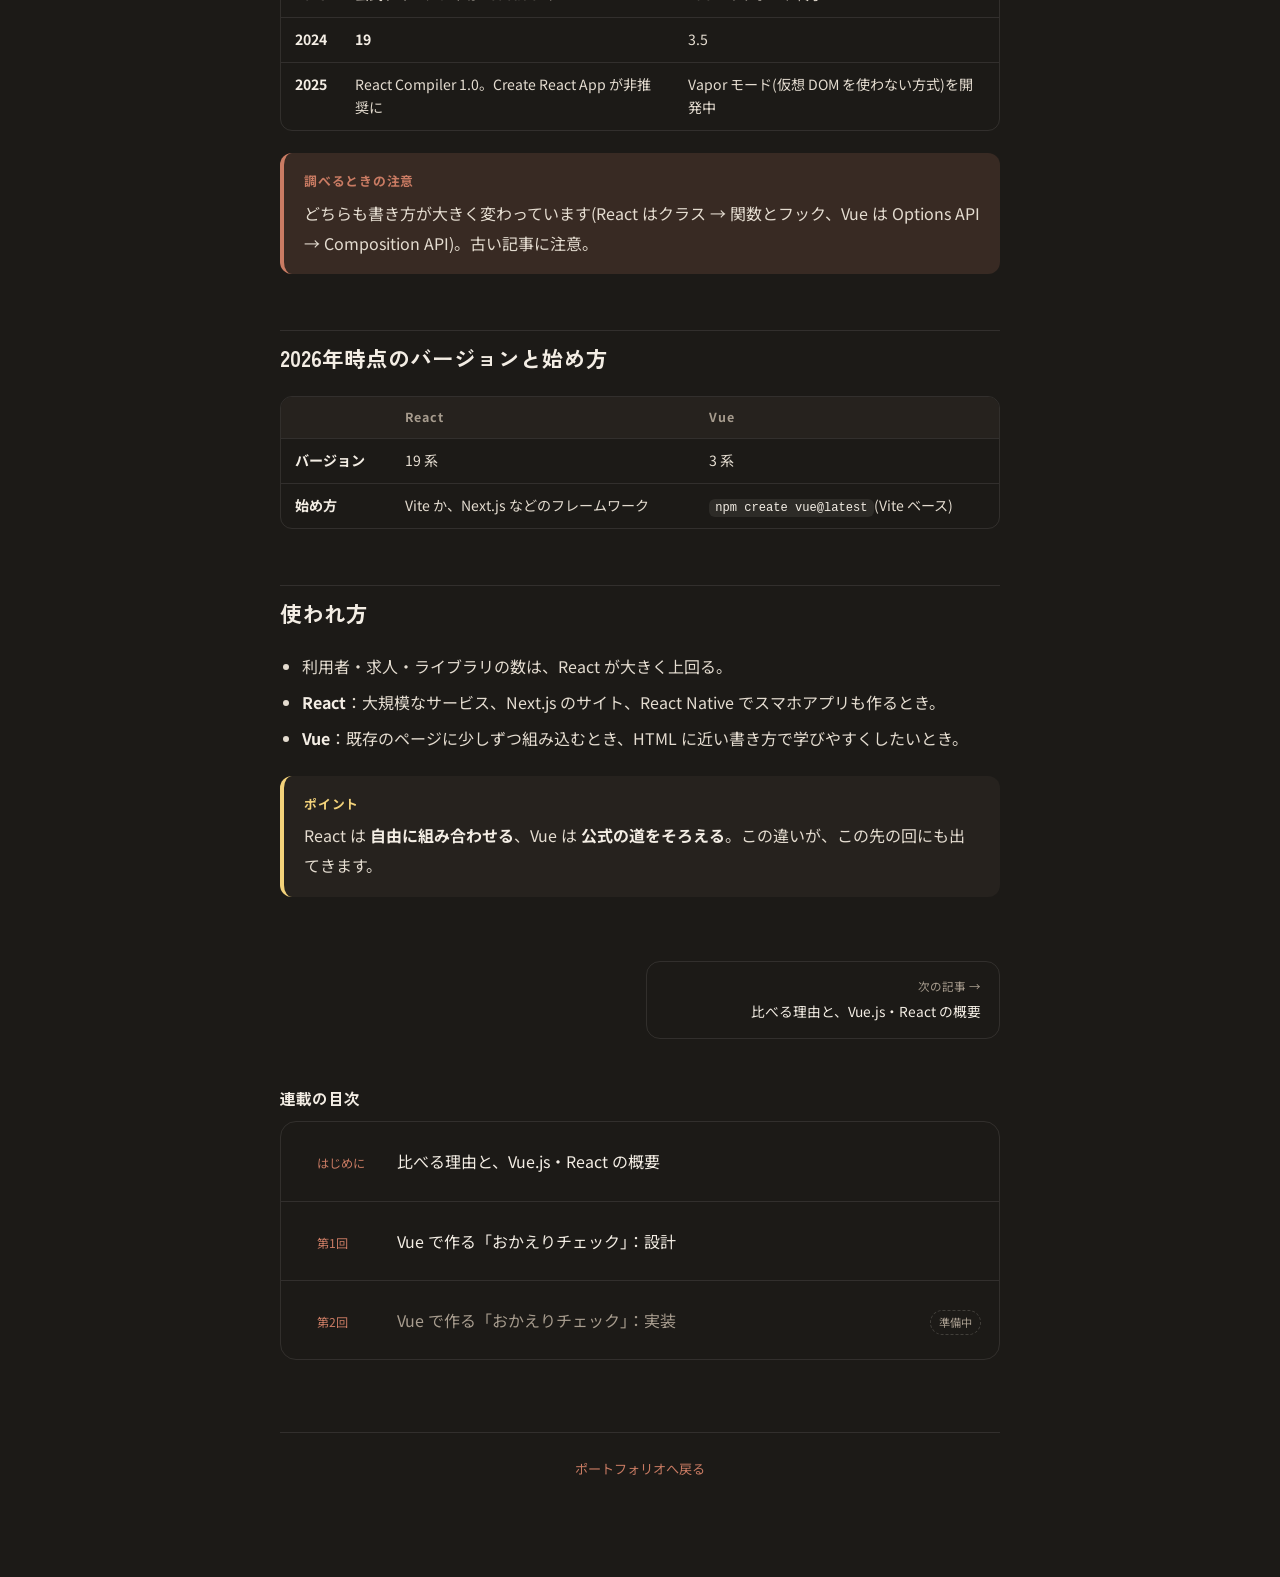
<file: notes/react-vue/overview.html>
<!DOCTYPE html>
<html lang="ja">
<head>
<meta charset="UTF-8">
<meta name="viewport" content="width=device-width, initial-scale=1.0">
<!-- 記事の入れ物。タイトルと説明(SNSのカード用)だけを書き、中身は overview.js -->
<title>Vue と React の概要：生まれ・バージョン・使われ方 | Vue エンジニアが学ぶ React | よしだ</title>
<meta name="description" content="React はライブラリ、Vue はフレームワーク。2つの生まれ・バージョンの歩み・使われ方を、表で比べて整理する。">
<meta name="theme-color" content="#1C1A17">
<meta property="og:type" content="article">
<meta property="og:site_name" content="よしだ | エンジニアポートフォリオ">
<meta property="og:title" content="Vue と React の概要：生まれ・バージョン・使われ方 | Vue エンジニアが学ぶ React">
<meta property="og:description" content="React と Vue の生まれ・バージョンの歩み・使われ方を表で比べる。">
<meta property="og:url" content="https://yoshidam.pages.dev/notes/react-vue/overview.html">
<meta property="og:image" content="https://yoshidam.pages.dev/assets/images/og-image.png">
<meta name="twitter:card" content="summary_large_image">
<link rel="icon" href="../../assets/images/favicon.svg" type="image/svg+xml">
<link rel="preconnect" href="https://fonts.googleapis.com">
<link rel="preconnect" href="https://fonts.gstatic.com" crossorigin>
<link href="https://fonts.googleapis.com/css2?family=Zen+Kaku+Gothic+New:wght@500;700&family=Noto+Sans+JP:wght@400;500;700&display=swap" rel="stylesheet">
<link rel="stylesheet" href="../notes.css">
</head>
<body>
<noscript><p style="padding:24px">記事を表示するには JavaScript を有効にしてください。</p></noscript>
<script src="../articles.js"></script>
<script src="../notes.js"></script>
<script src="overview.js"></script>
</body>
</html>
</file>
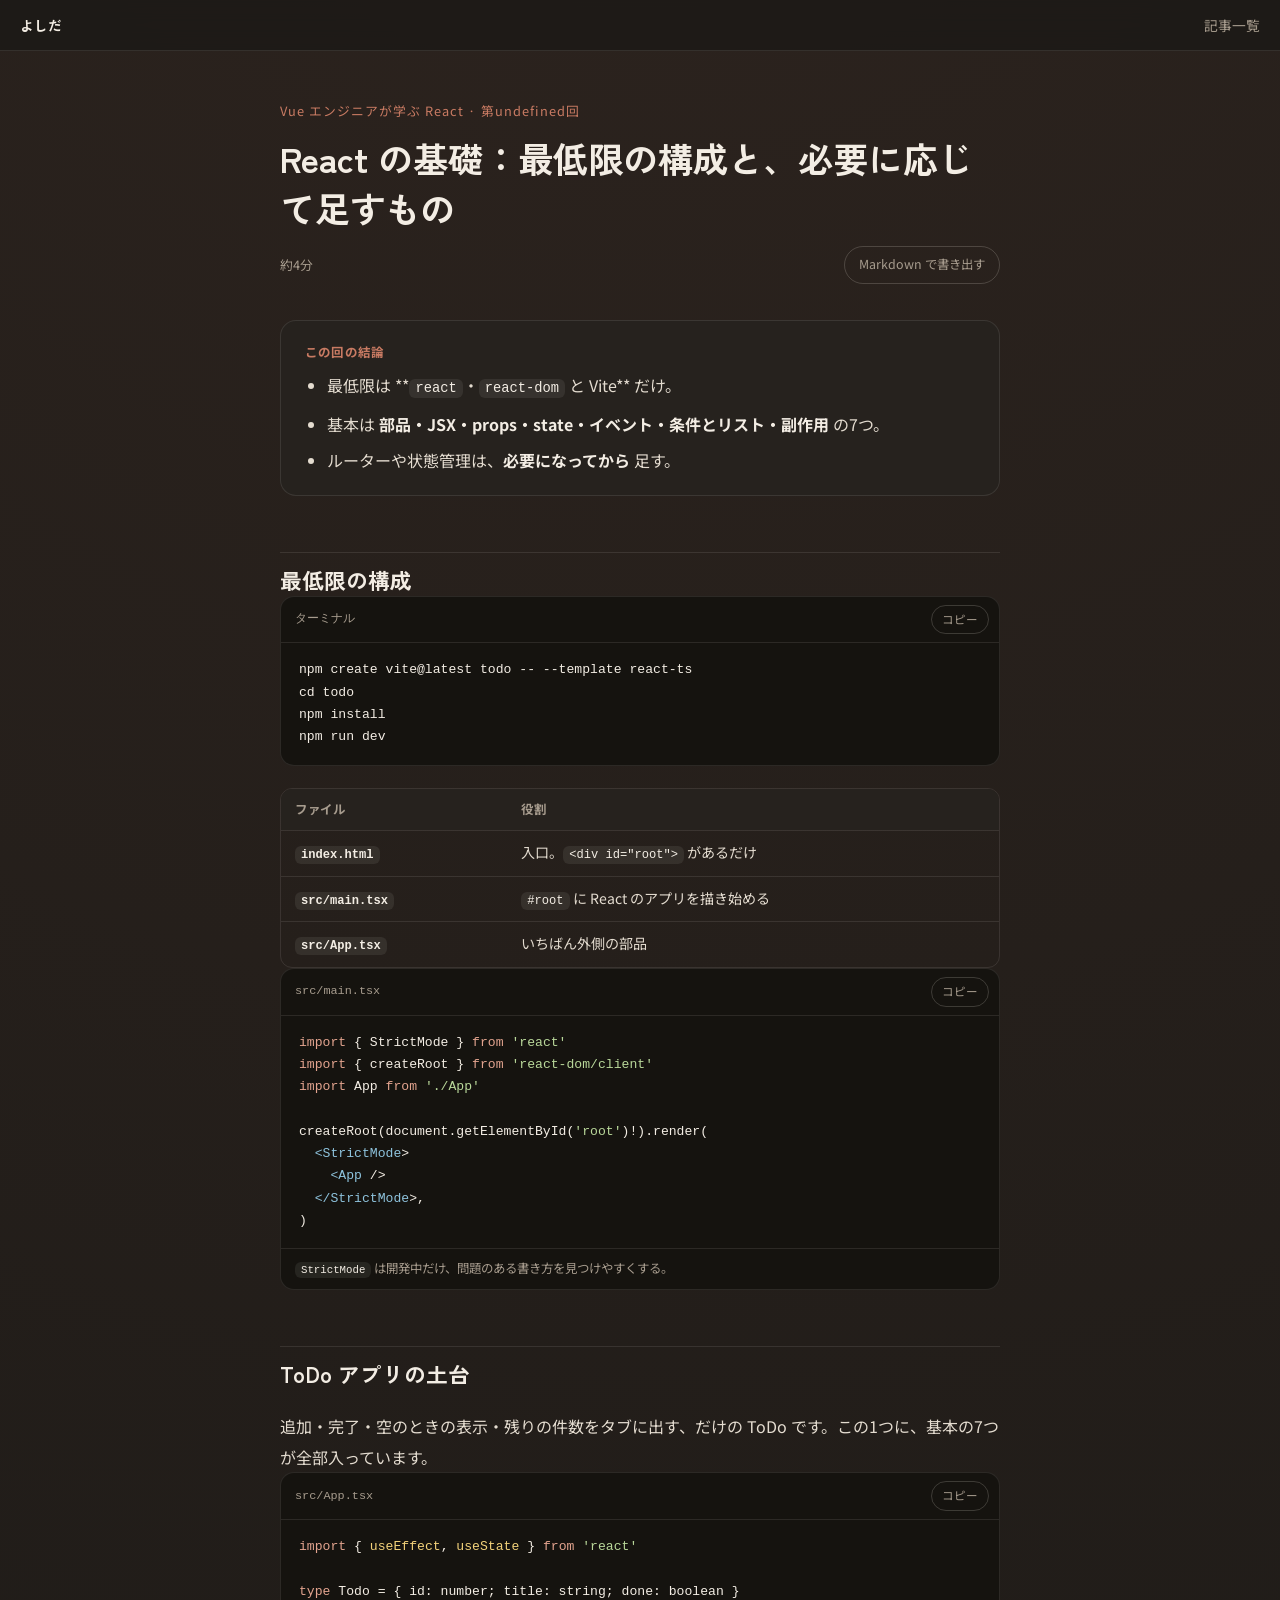
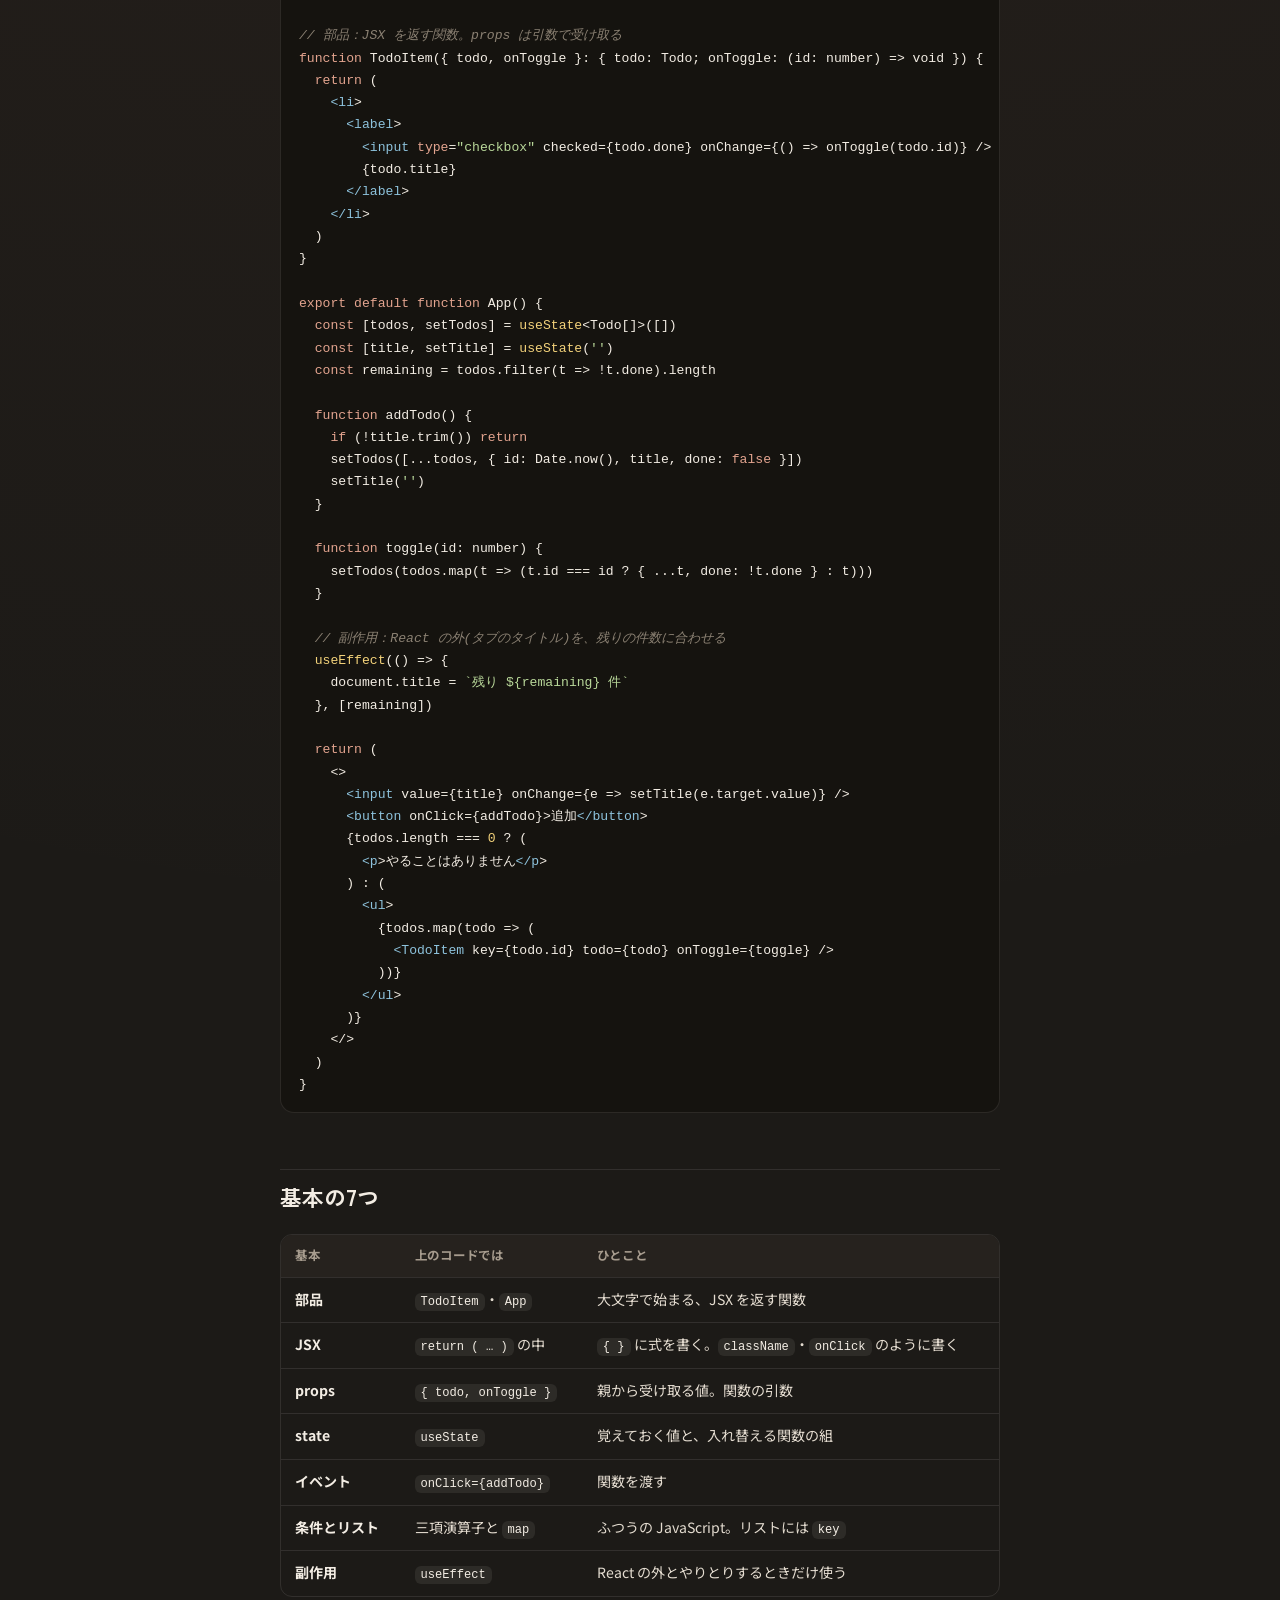
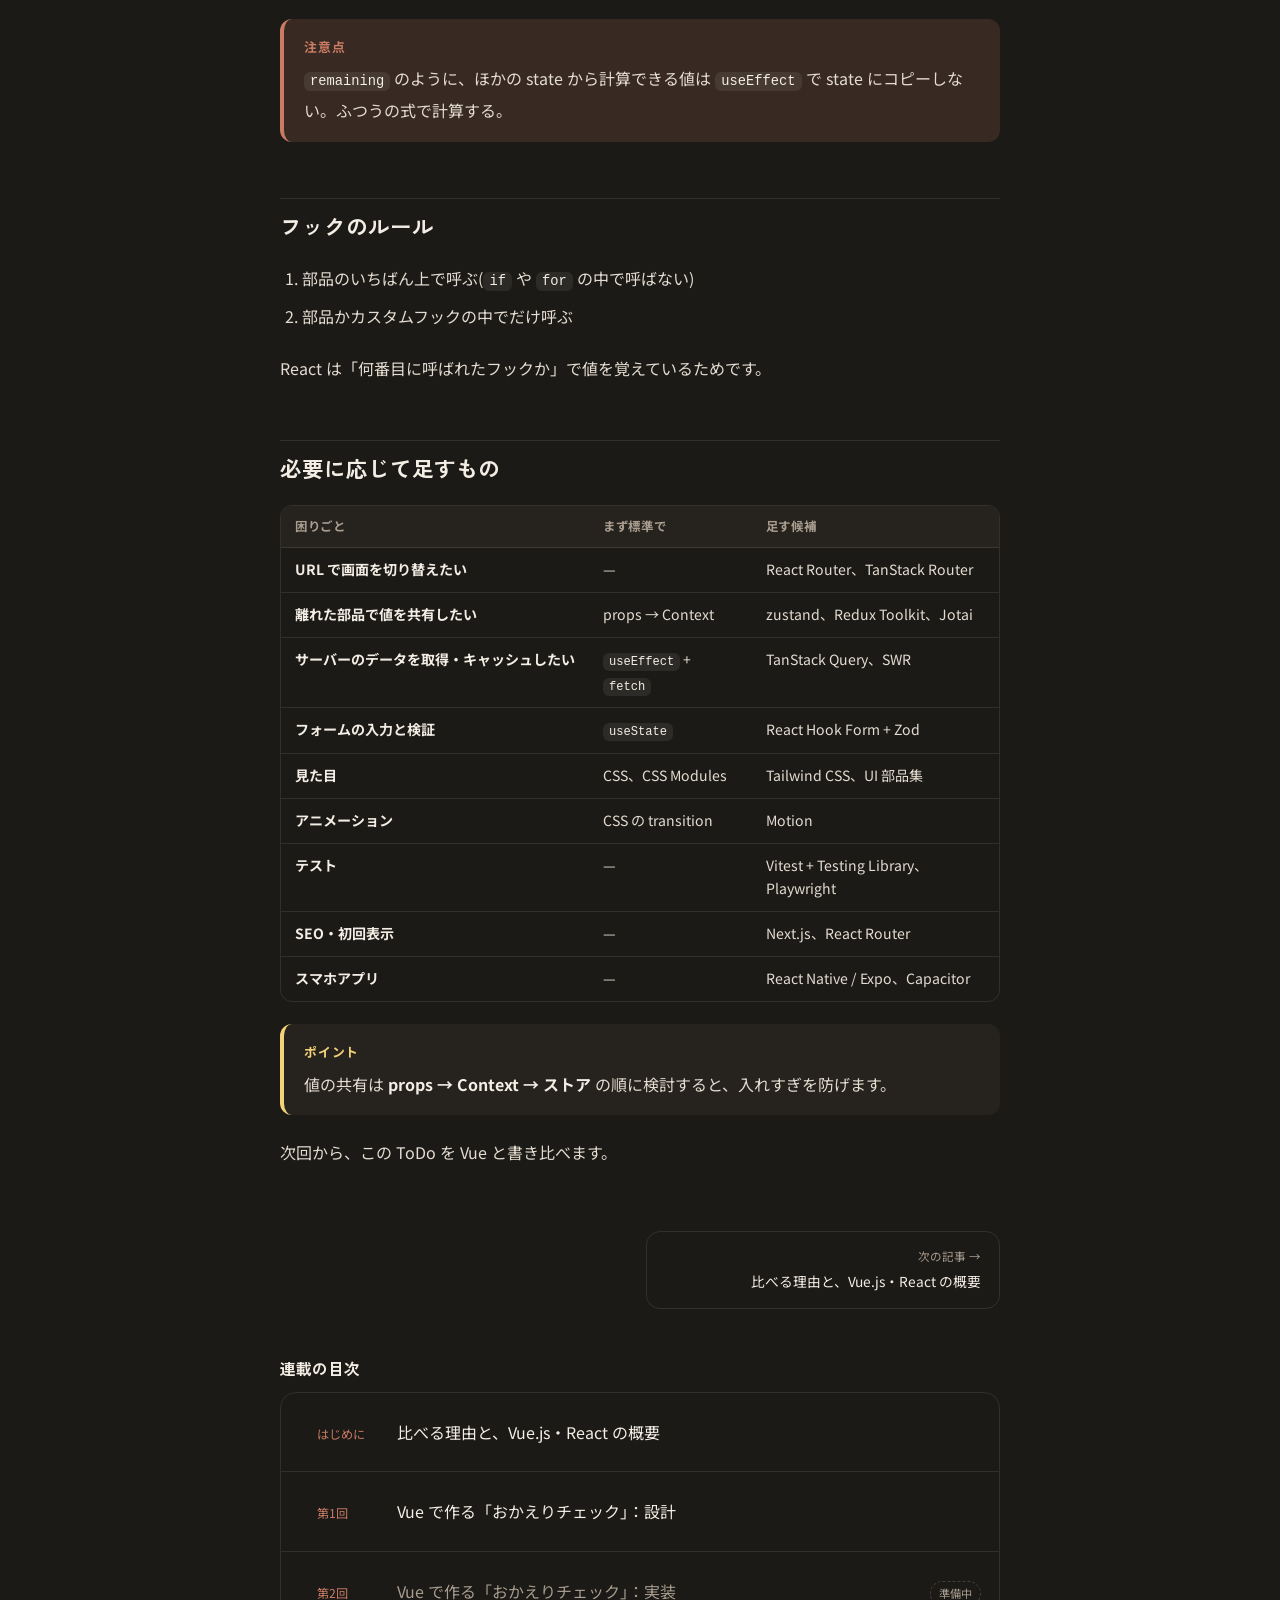
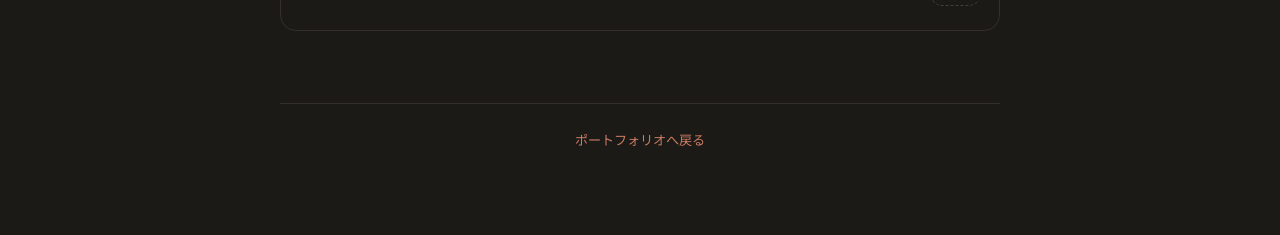
<file: notes/react-vue/react-basics.html>
<!DOCTYPE html>
<html lang="ja">
<head>
<meta charset="UTF-8">
<meta name="viewport" content="width=device-width, initial-scale=1.0">
<!-- 記事の入れ物。タイトルと説明(SNSのカード用)だけを書き、中身は react-basics.js -->
<title>React の基礎：最低限の構成と、必要に応じて足すもの | Vue エンジニアが学ぶ React | よしだ</title>
<meta name="description" content="Vue と比べる前に、React だけの基礎を整理する。最低限の構成、ToDo アプリの土台で見る7つの基本、フックのルール、必要に応じて足すもの。">
<meta name="theme-color" content="#1C1A17">
<meta property="og:type" content="article">
<meta property="og:site_name" content="よしだ | エンジニアポートフォリオ">
<meta property="og:title" content="React の基礎：最低限の構成と、必要に応じて足すもの | Vue エンジニアが学ぶ React">
<meta property="og:description" content="React の最低限の構成と、覚える7つの基本、必要に応じて足すもの。">
<meta property="og:url" content="https://yoshidam.pages.dev/notes/react-vue/react-basics.html">
<meta property="og:image" content="https://yoshidam.pages.dev/assets/images/og-image.png">
<meta name="twitter:card" content="summary_large_image">
<link rel="icon" href="../../assets/images/favicon.svg" type="image/svg+xml">
<link rel="preconnect" href="https://fonts.googleapis.com">
<link rel="preconnect" href="https://fonts.gstatic.com" crossorigin>
<link href="https://fonts.googleapis.com/css2?family=Zen+Kaku+Gothic+New:wght@500;700&family=Noto+Sans+JP:wght@400;500;700&display=swap" rel="stylesheet">
<link rel="stylesheet" href="../notes.css">
</head>
<body>
<noscript><p style="padding:24px">記事を表示するには JavaScript を有効にしてください。</p></noscript>
<script src="../articles.js"></script>
<script src="../notes.js"></script>
<script src="react-basics.js"></script>
</body>
</html>
</file>
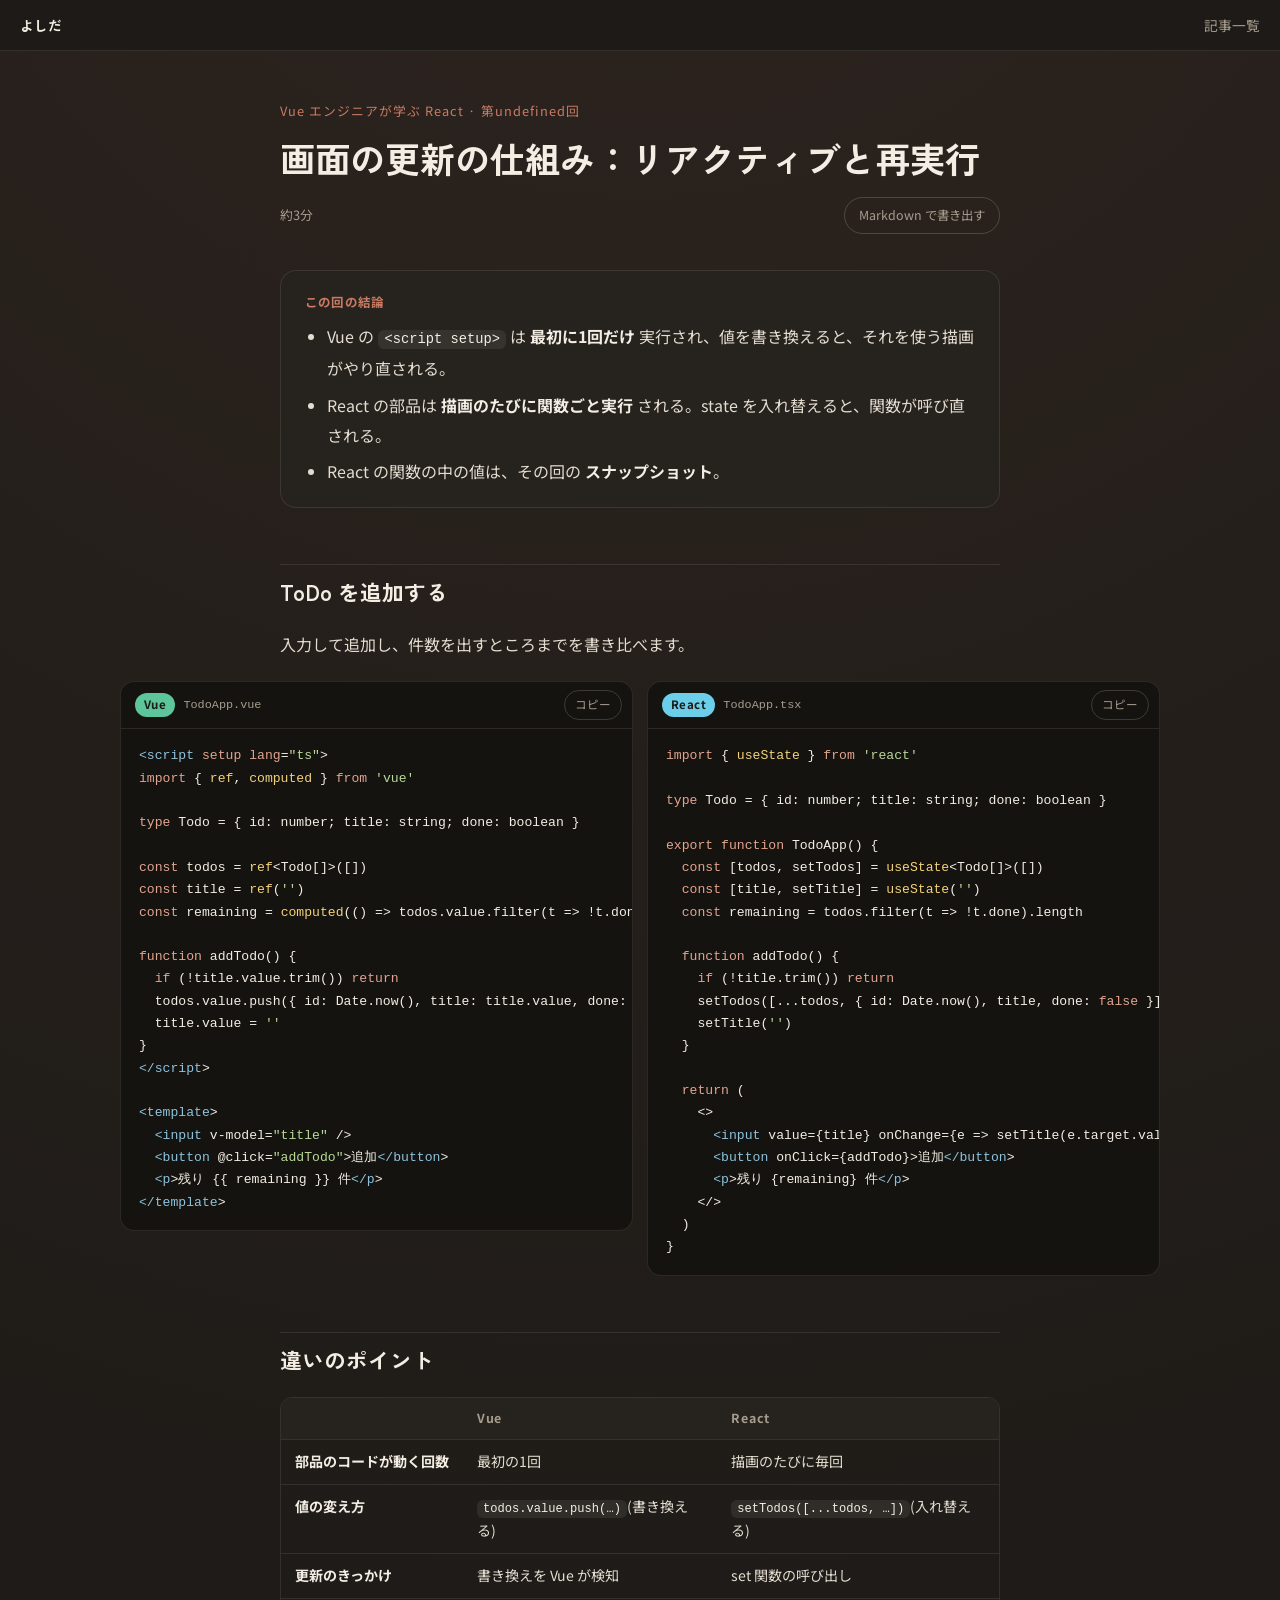
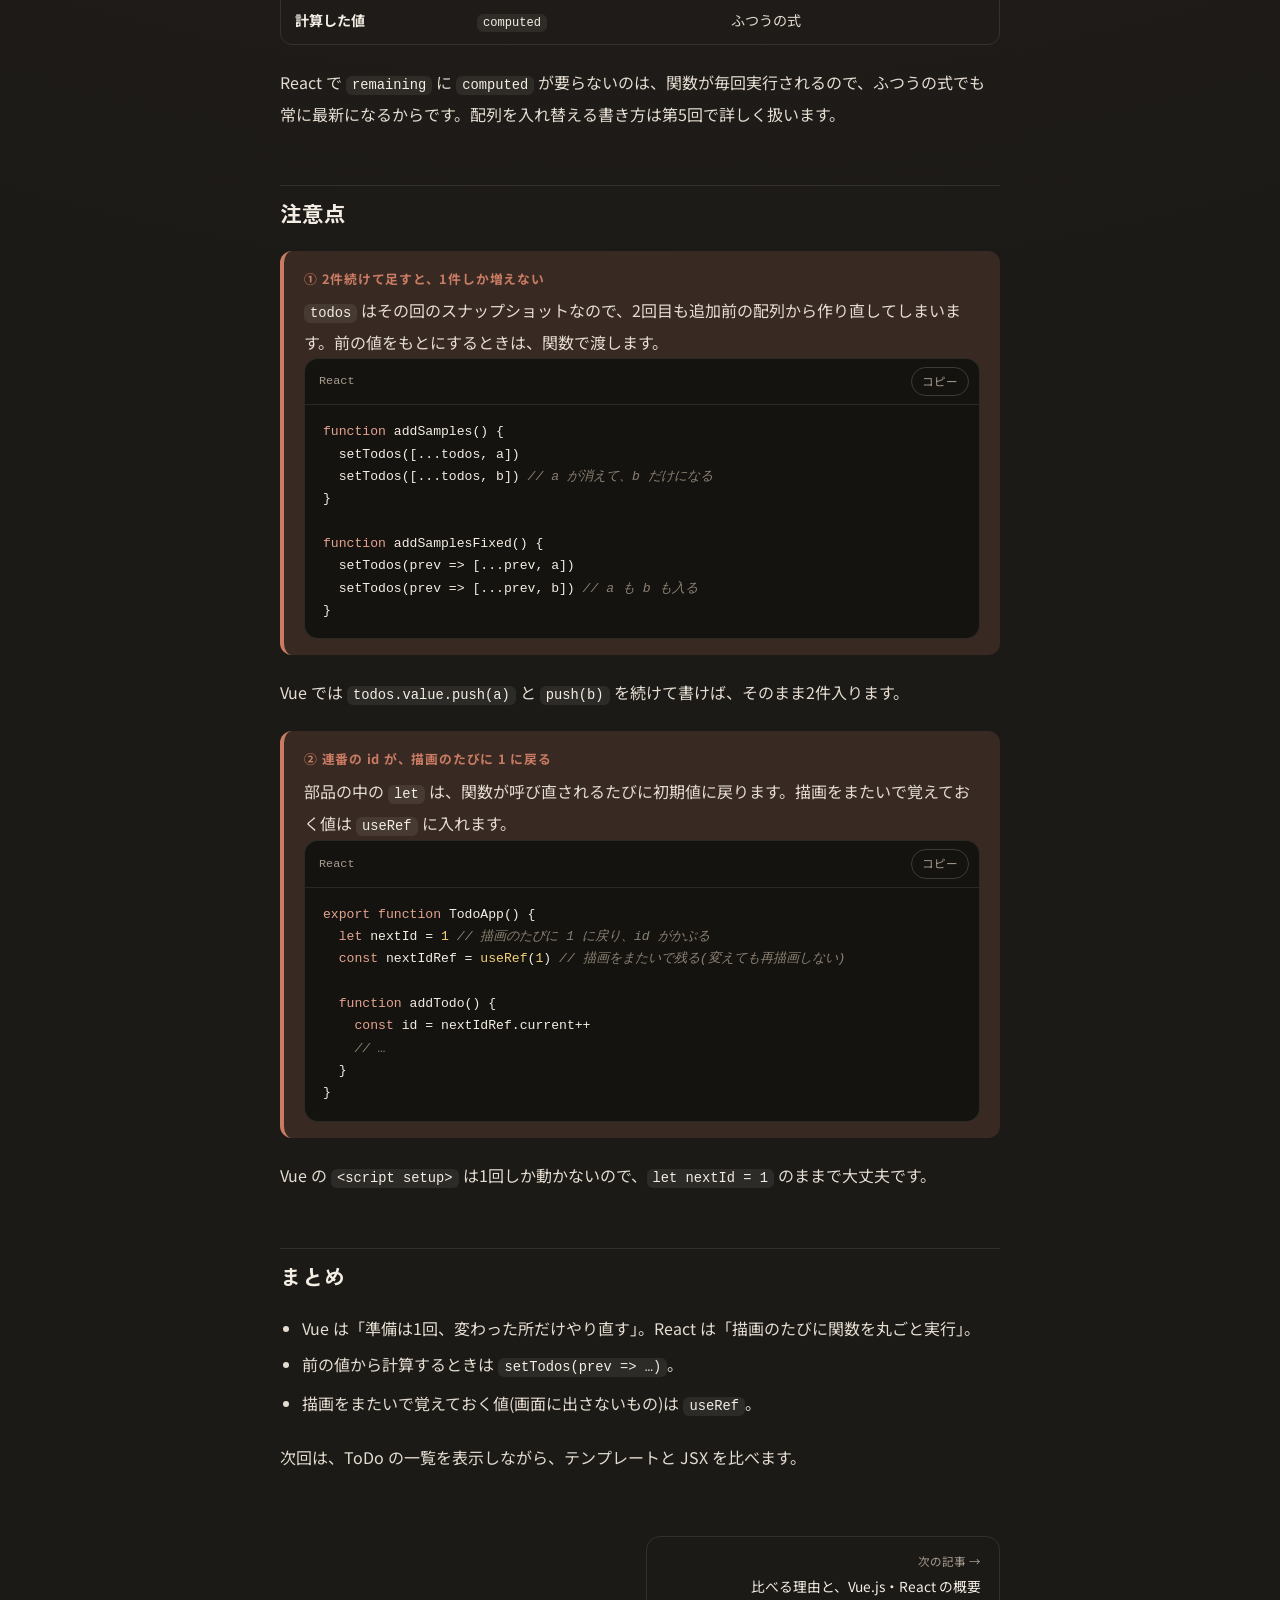
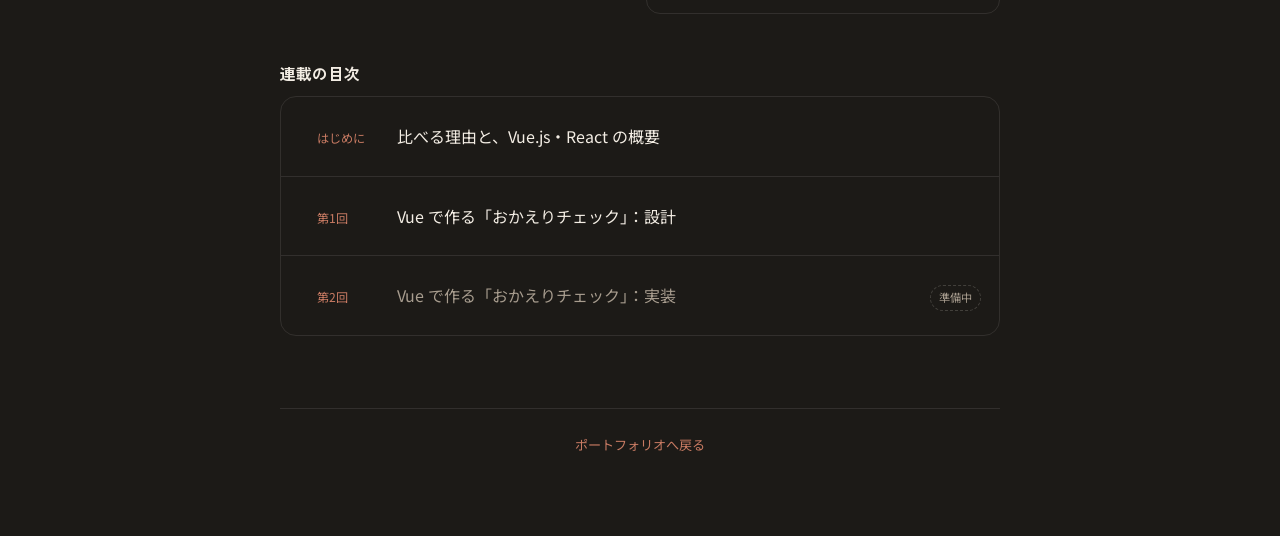
<file: notes/react-vue/reactivity.html>
<!DOCTYPE html>
<html lang="ja">
<head>
<meta charset="UTF-8">
<meta name="viewport" content="width=device-width, initial-scale=1.0">
<!-- 記事の入れ物。タイトルと説明(SNSのカード用)だけを書き、中身は reactivity.js -->
<title>画面の更新の仕組み：リアクティブと再実行 | Vue エンジニアが学ぶ React | よしだ</title>
<meta name="description" content="Vue は値を書き換えると画面が追従し、React は部品の関数をもう一度実行する。ToDo の追加を両方で書き比べて、更新の仕組みの違いを整理する。">
<meta name="theme-color" content="#1C1A17">
<meta property="og:type" content="article">
<meta property="og:site_name" content="よしだ | エンジニアポートフォリオ">
<meta property="og:title" content="画面の更新の仕組み：リアクティブと再実行 | Vue エンジニアが学ぶ React">
<meta property="og:description" content="Vue は値を書き換えると画面が追従し、React は部品の関数をもう一度実行する。ToDo アプリで比べる。">
<meta property="og:url" content="https://yoshidam.pages.dev/notes/react-vue/reactivity.html">
<meta property="og:image" content="https://yoshidam.pages.dev/assets/images/og-image.png">
<meta name="twitter:card" content="summary_large_image">
<link rel="icon" href="../../assets/images/favicon.svg" type="image/svg+xml">
<link rel="preconnect" href="https://fonts.googleapis.com">
<link rel="preconnect" href="https://fonts.gstatic.com" crossorigin>
<link href="https://fonts.googleapis.com/css2?family=Zen+Kaku+Gothic+New:wght@500;700&family=Noto+Sans+JP:wght@400;500;700&display=swap" rel="stylesheet">
<link rel="stylesheet" href="../notes.css">
</head>
<body>
<noscript><p style="padding:24px">記事を表示するには JavaScript を有効にしてください。</p></noscript>
<script src="../articles.js"></script>
<script src="../notes.js"></script>
<script src="reactivity.js"></script>
</body>
</html>
</file>
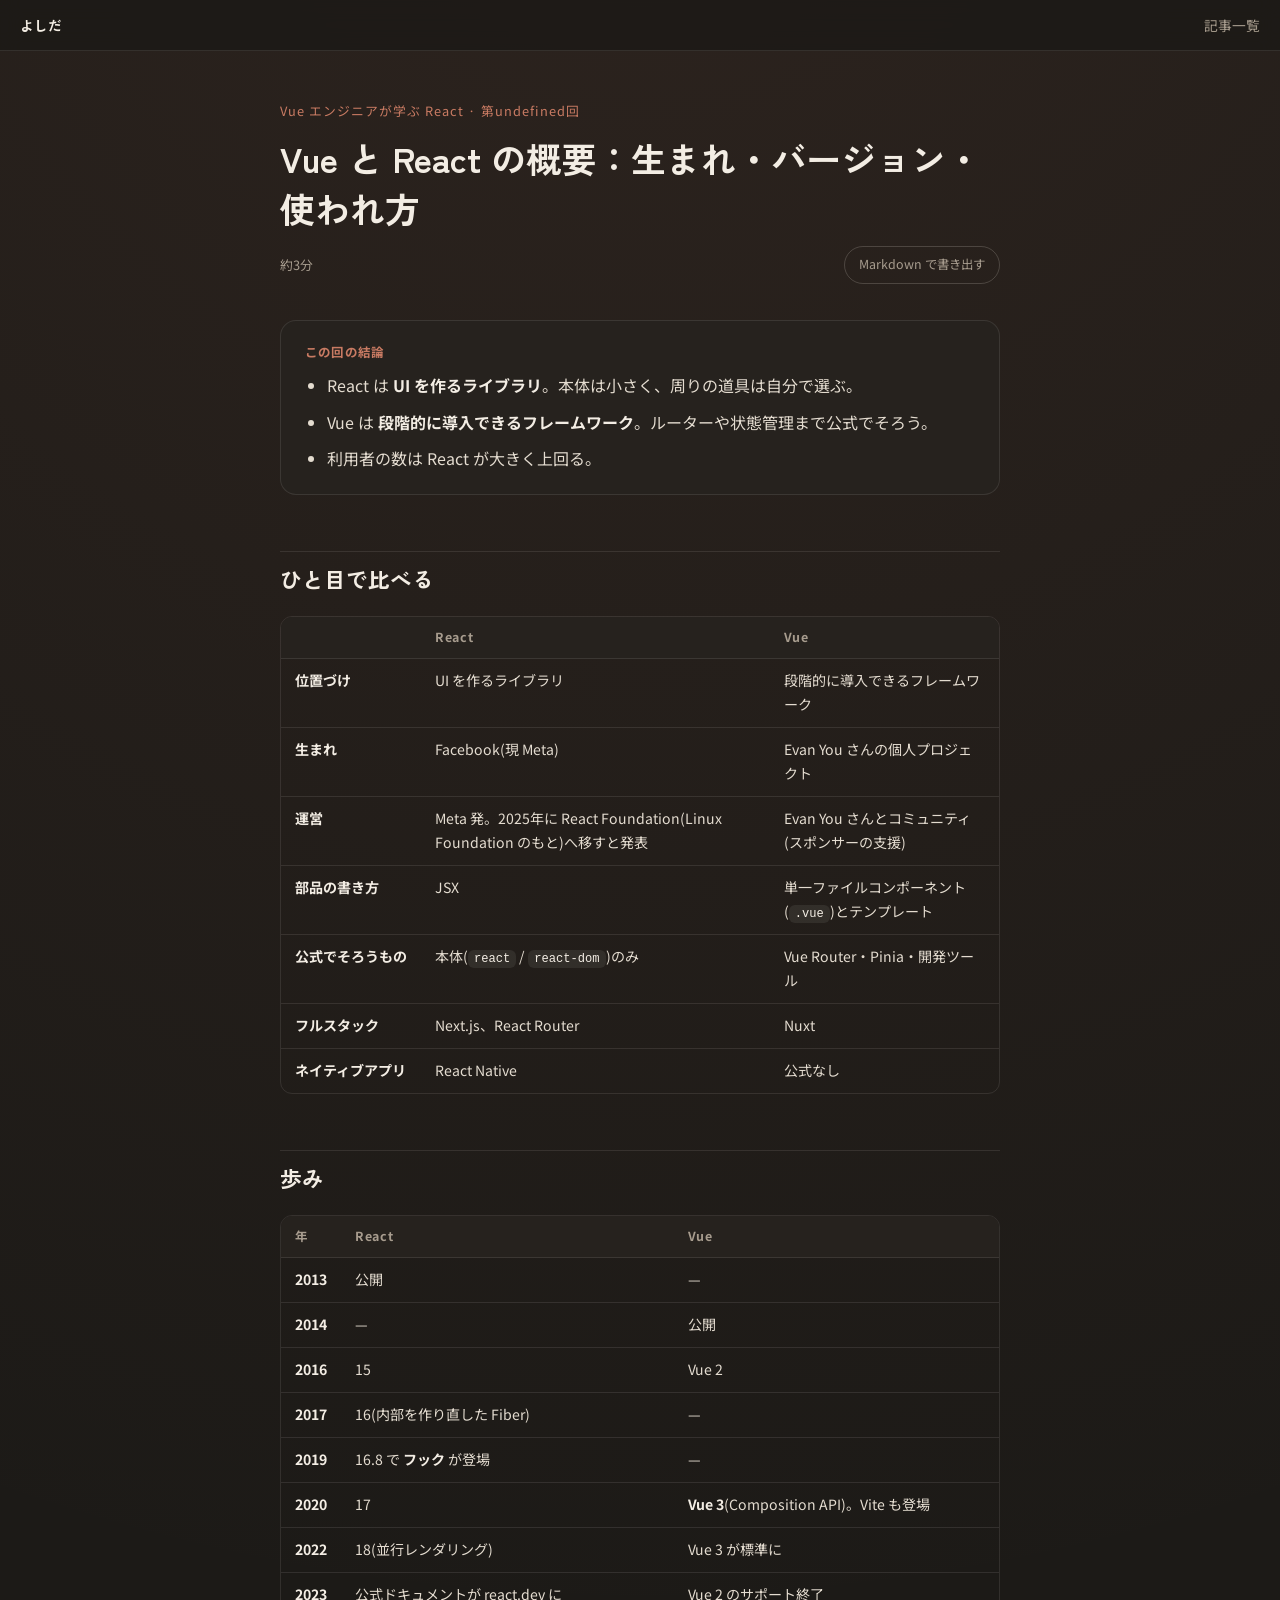
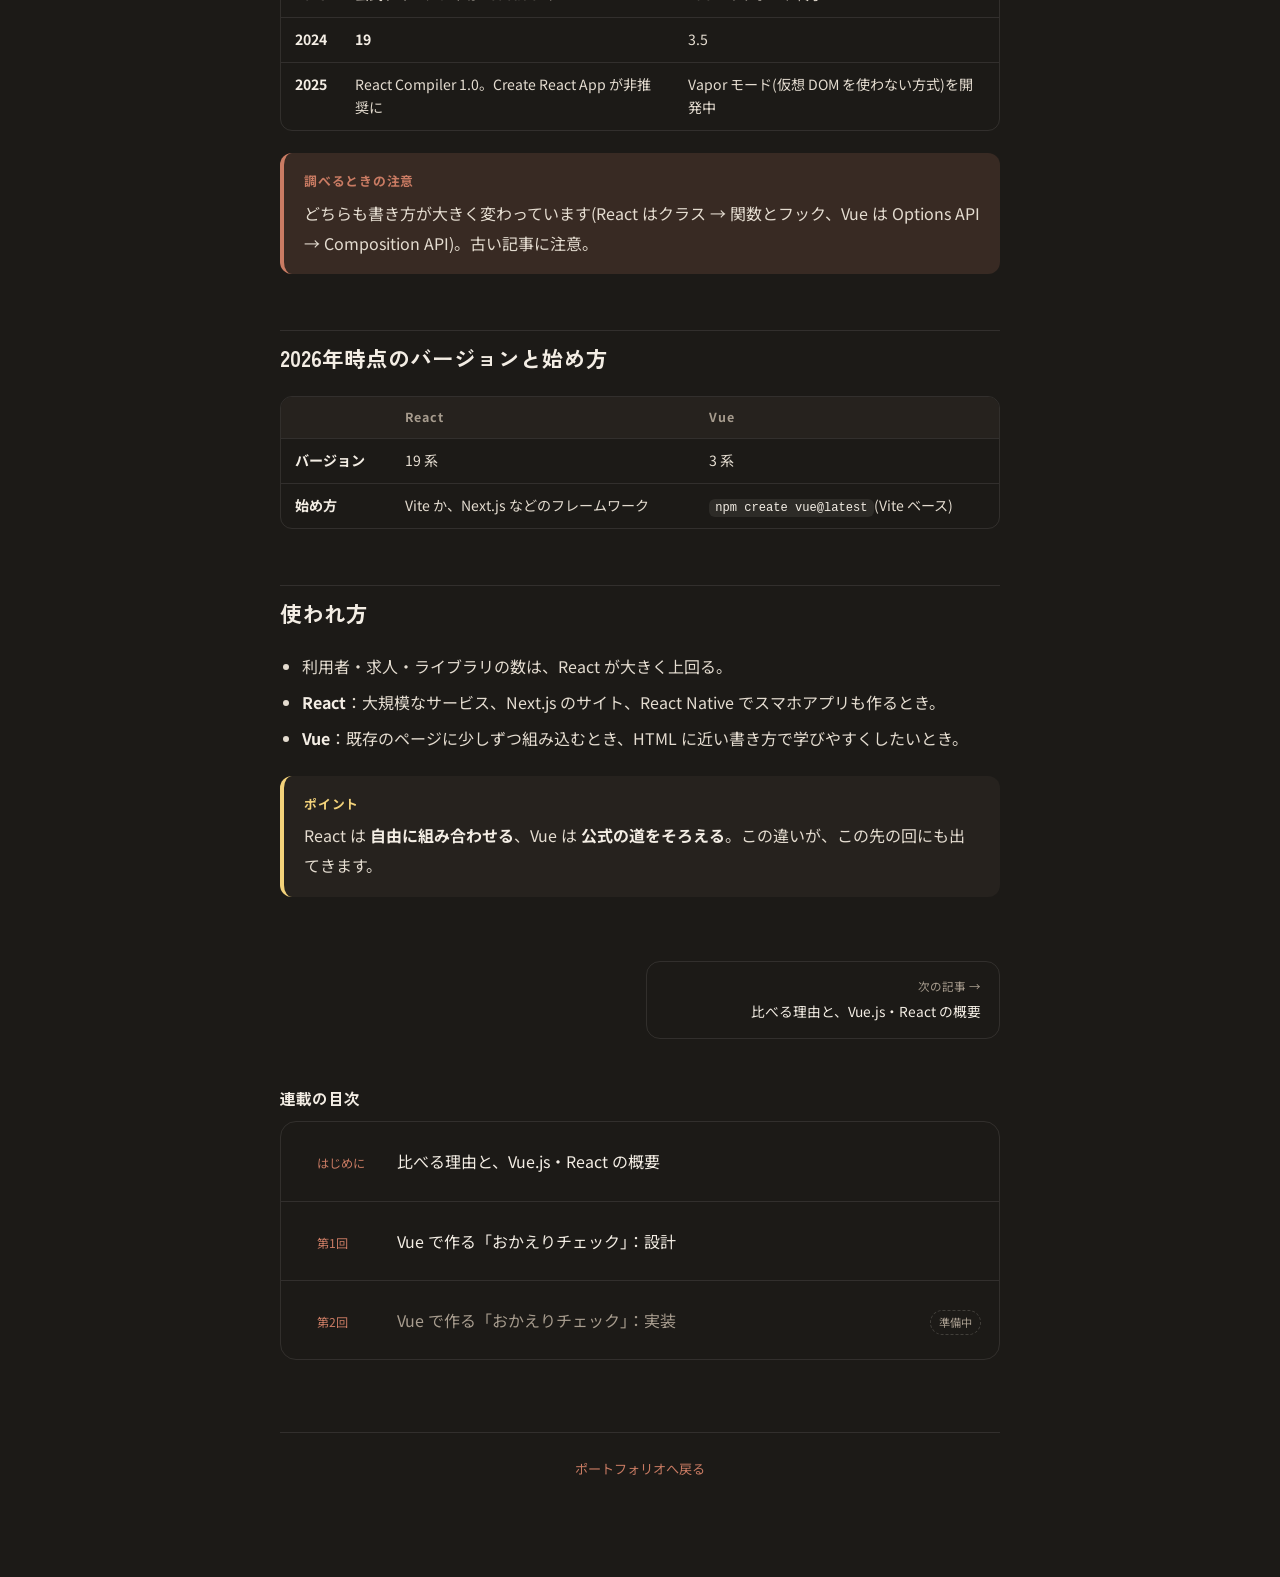
<file: notes/_archive/react-vue/overview.html>
<!DOCTYPE html>
<html lang="ja">
<head>
<meta charset="UTF-8">
<meta name="viewport" content="width=device-width, initial-scale=1.0">
<!-- 記事の入れ物。タイトルと説明(SNSのカード用)だけを書き、中身は overview.js -->
<title>Vue と React の概要：生まれ・バージョン・使われ方 | Vue エンジニアが学ぶ React | よしだ</title>
<meta name="description" content="React はライブラリ、Vue はフレームワーク。2つの生まれ・バージョンの歩み・使われ方を、表で比べて整理する。">
<meta name="theme-color" content="#1C1A17">
<meta property="og:type" content="article">
<meta property="og:site_name" content="よしだ | エンジニアポートフォリオ">
<meta property="og:title" content="Vue と React の概要：生まれ・バージョン・使われ方 | Vue エンジニアが学ぶ React">
<meta property="og:description" content="React と Vue の生まれ・バージョンの歩み・使われ方を表で比べる。">
<meta property="og:url" content="https://yoshidam.pages.dev/notes/react-vue/overview.html">
<meta property="og:image" content="https://yoshidam.pages.dev/assets/images/og-image.png">
<meta name="twitter:card" content="summary_large_image">
<link rel="icon" href="../../../assets/images/favicon.svg" type="image/svg+xml">
<link rel="preconnect" href="https://fonts.googleapis.com">
<link rel="preconnect" href="https://fonts.gstatic.com" crossorigin>
<link href="https://fonts.googleapis.com/css2?family=Zen+Kaku+Gothic+New:wght@500;700&family=Noto+Sans+JP:wght@400;500;700&display=swap" rel="stylesheet">
<link rel="stylesheet" href="../../notes.css">
</head>
<body>
<noscript><p style="padding:24px">記事を表示するには JavaScript を有効にしてください。</p></noscript>
<script src="../../articles.js"></script>
<script src="../../notes.js"></script>
<script src="overview.js"></script>
</body>
</html>
</file>
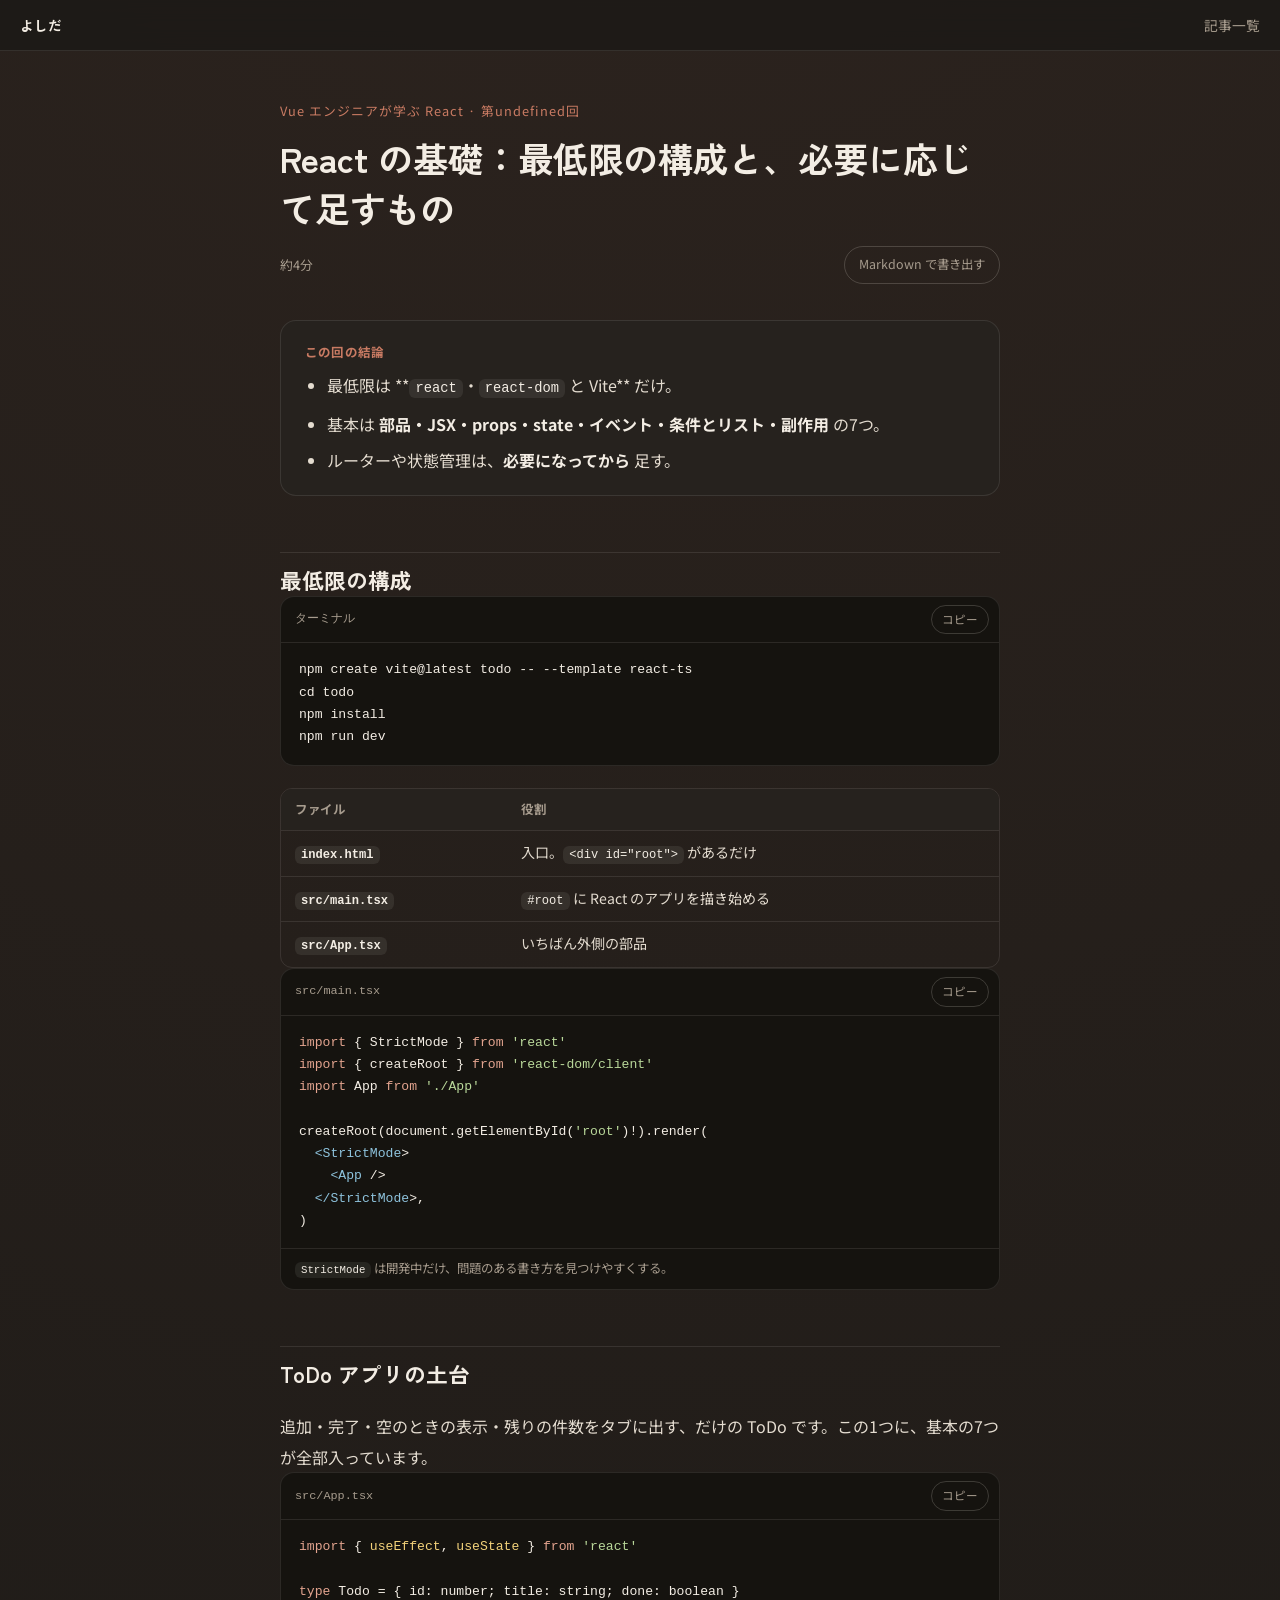
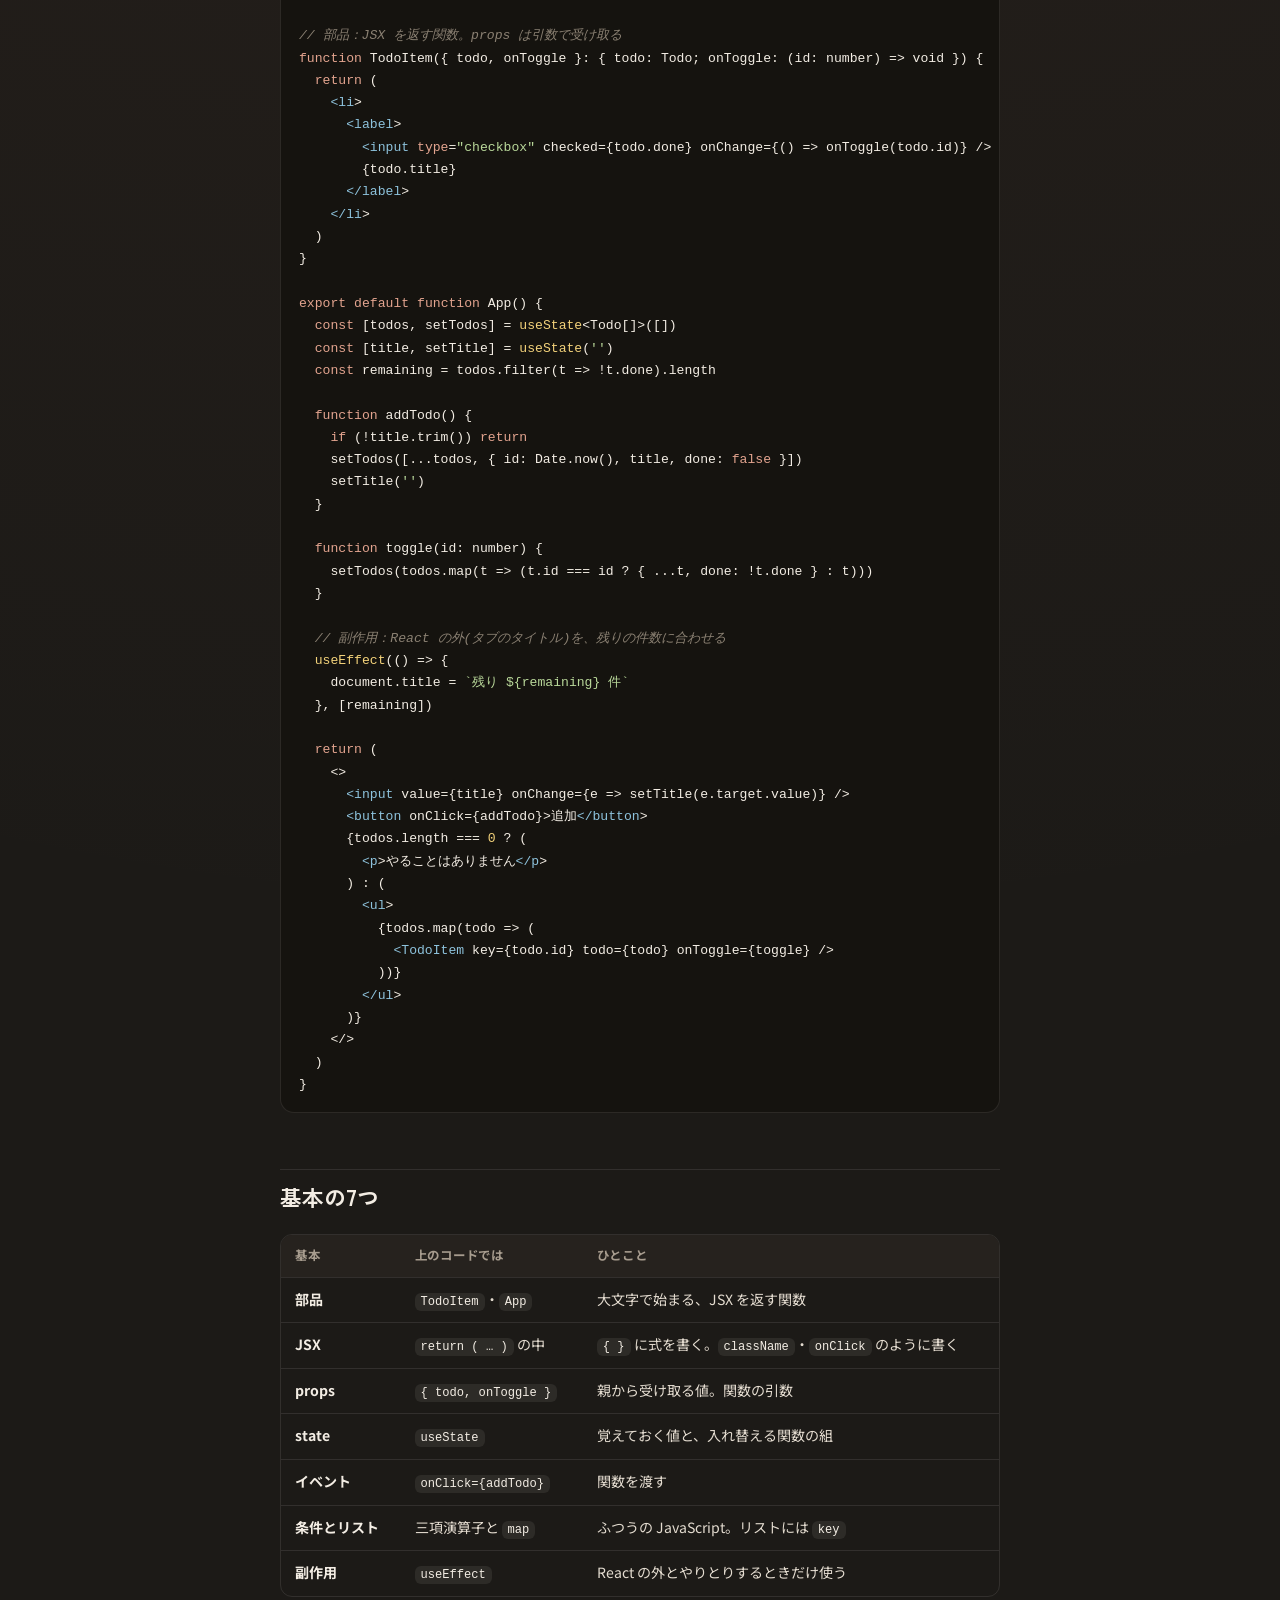
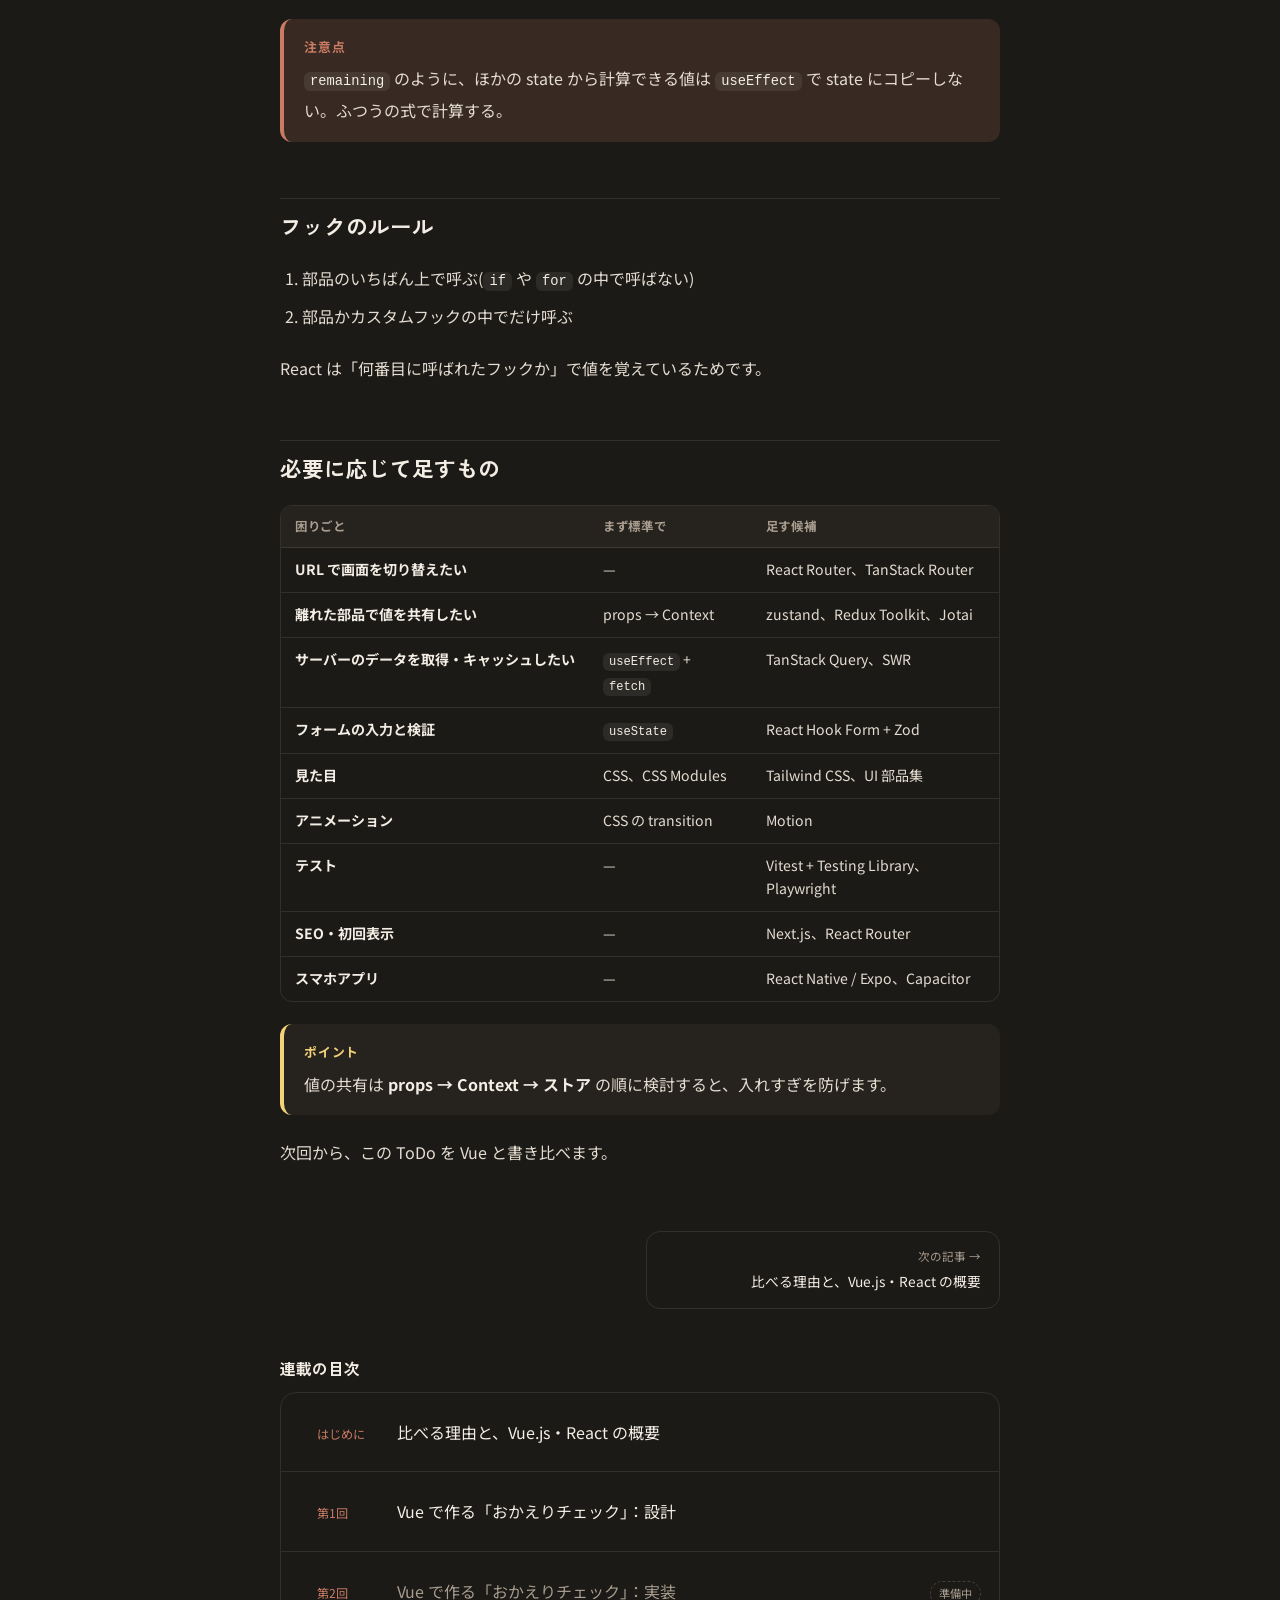
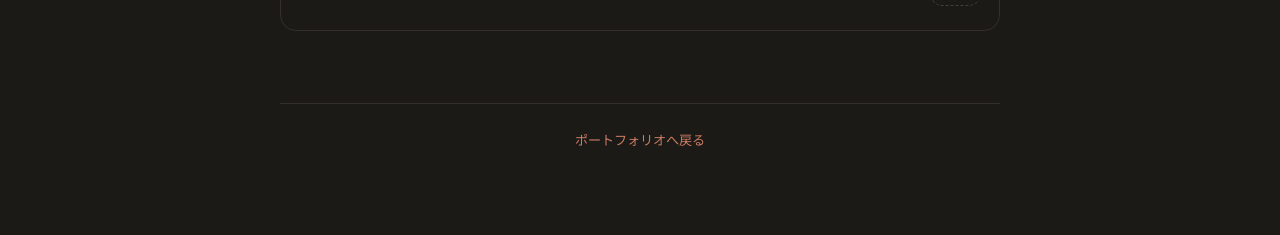
<file: notes/_archive/react-vue/react-basics.html>
<!DOCTYPE html>
<html lang="ja">
<head>
<meta charset="UTF-8">
<meta name="viewport" content="width=device-width, initial-scale=1.0">
<!-- 記事の入れ物。タイトルと説明(SNSのカード用)だけを書き、中身は react-basics.js -->
<title>React の基礎：最低限の構成と、必要に応じて足すもの | Vue エンジニアが学ぶ React | よしだ</title>
<meta name="description" content="Vue と比べる前に、React だけの基礎を整理する。最低限の構成、ToDo アプリの土台で見る7つの基本、フックのルール、必要に応じて足すもの。">
<meta name="theme-color" content="#1C1A17">
<meta property="og:type" content="article">
<meta property="og:site_name" content="よしだ | エンジニアポートフォリオ">
<meta property="og:title" content="React の基礎：最低限の構成と、必要に応じて足すもの | Vue エンジニアが学ぶ React">
<meta property="og:description" content="React の最低限の構成と、覚える7つの基本、必要に応じて足すもの。">
<meta property="og:url" content="https://yoshidam.pages.dev/notes/react-vue/react-basics.html">
<meta property="og:image" content="https://yoshidam.pages.dev/assets/images/og-image.png">
<meta name="twitter:card" content="summary_large_image">
<link rel="icon" href="../../../assets/images/favicon.svg" type="image/svg+xml">
<link rel="preconnect" href="https://fonts.googleapis.com">
<link rel="preconnect" href="https://fonts.gstatic.com" crossorigin>
<link href="https://fonts.googleapis.com/css2?family=Zen+Kaku+Gothic+New:wght@500;700&family=Noto+Sans+JP:wght@400;500;700&display=swap" rel="stylesheet">
<link rel="stylesheet" href="../../notes.css">
</head>
<body>
<noscript><p style="padding:24px">記事を表示するには JavaScript を有効にしてください。</p></noscript>
<script src="../../articles.js"></script>
<script src="../../notes.js"></script>
<script src="react-basics.js"></script>
</body>
</html>
</file>
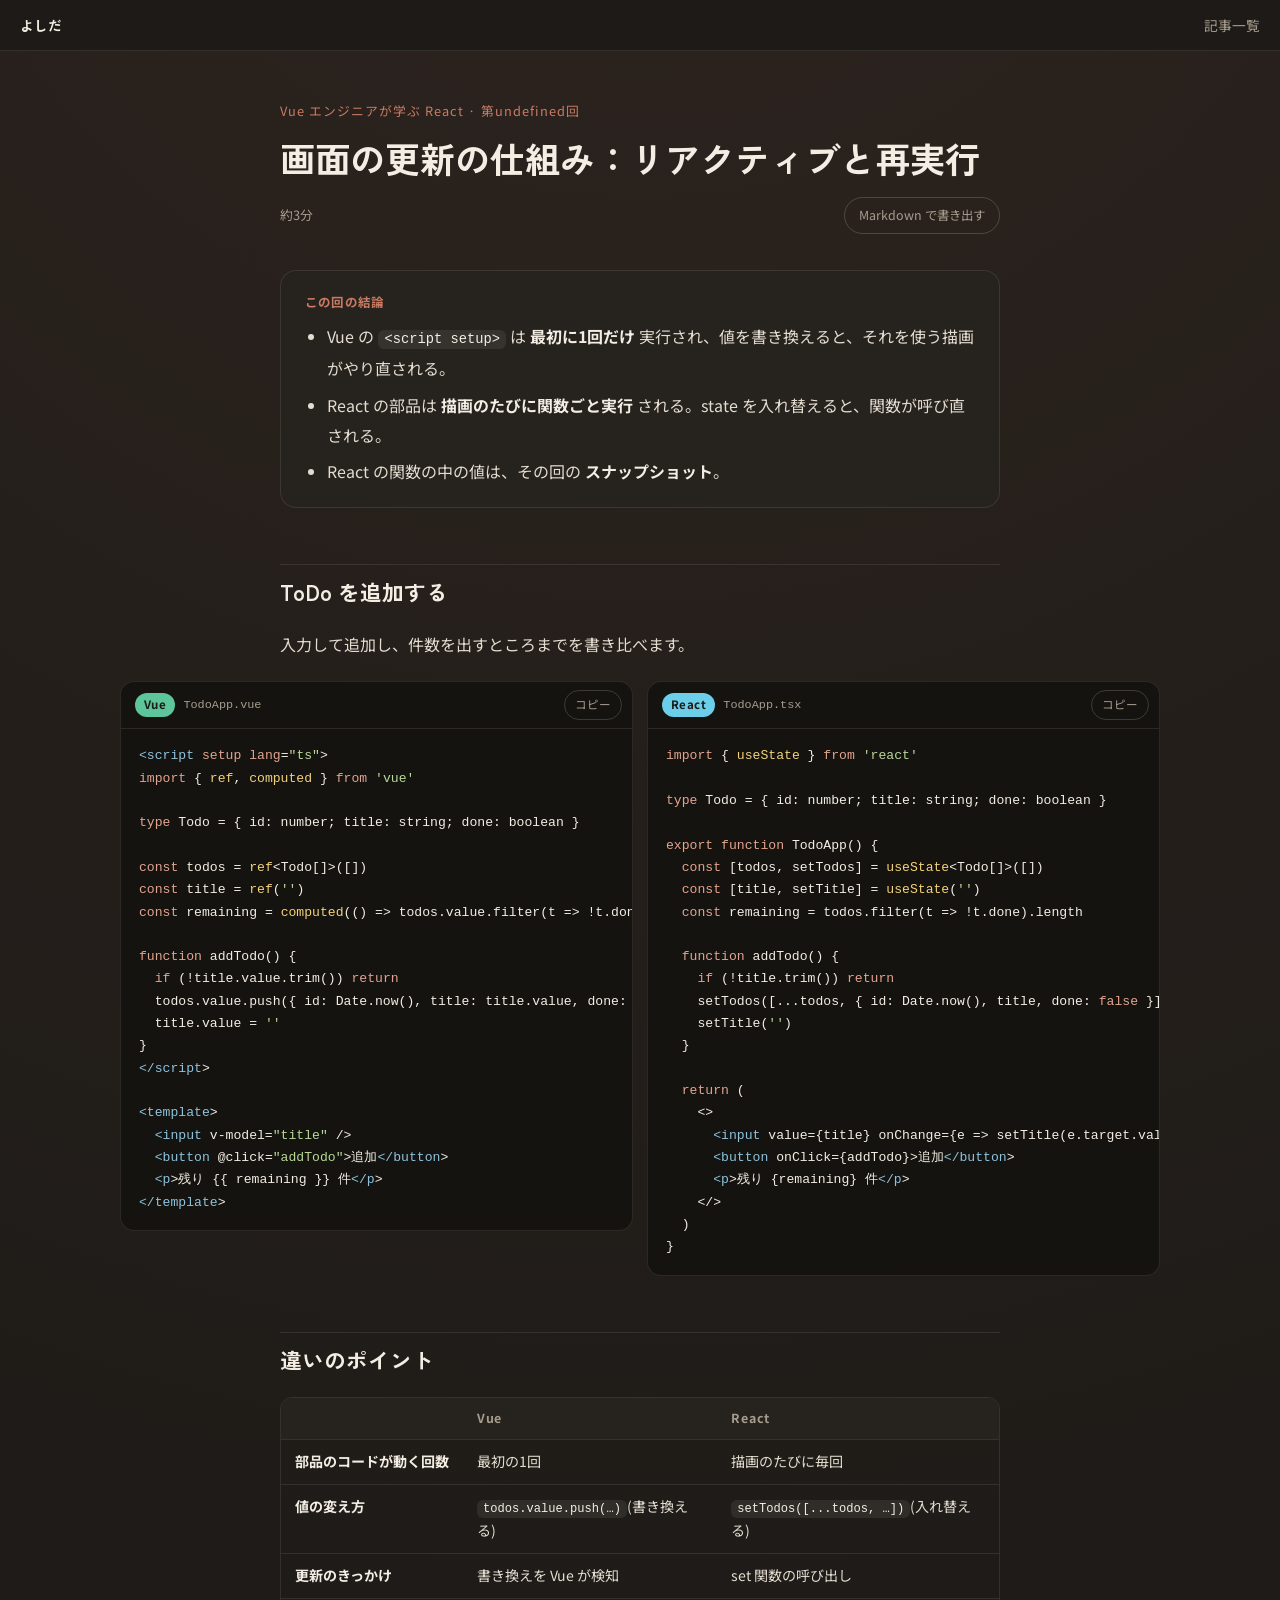
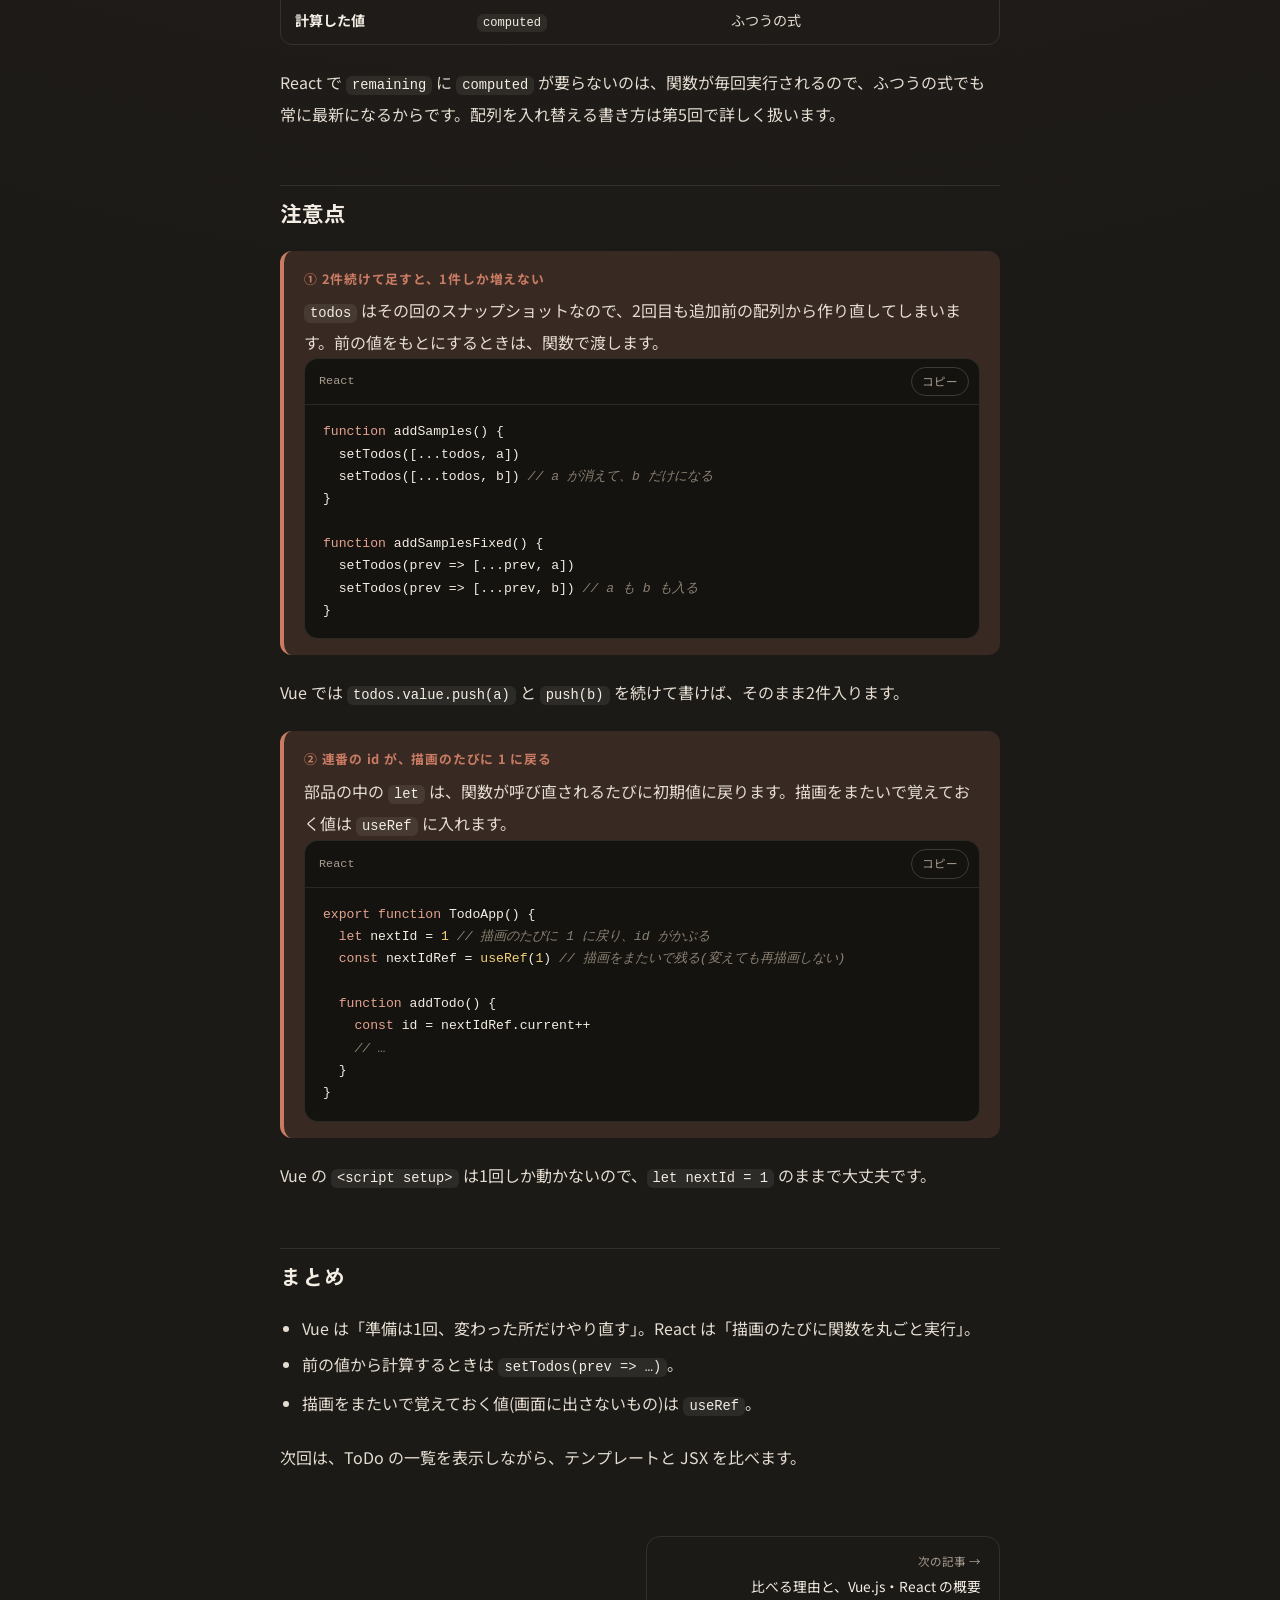
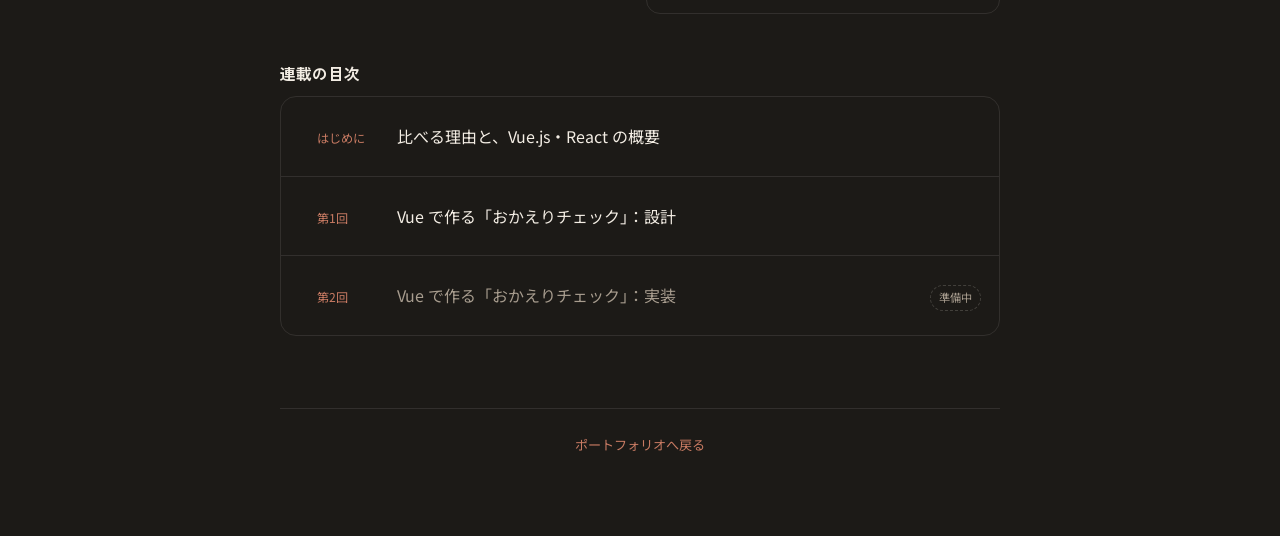
<file: notes/_archive/react-vue/reactivity.html>
<!DOCTYPE html>
<html lang="ja">
<head>
<meta charset="UTF-8">
<meta name="viewport" content="width=device-width, initial-scale=1.0">
<!-- 記事の入れ物。タイトルと説明(SNSのカード用)だけを書き、中身は reactivity.js -->
<title>画面の更新の仕組み：リアクティブと再実行 | Vue エンジニアが学ぶ React | よしだ</title>
<meta name="description" content="Vue は値を書き換えると画面が追従し、React は部品の関数をもう一度実行する。ToDo の追加を両方で書き比べて、更新の仕組みの違いを整理する。">
<meta name="theme-color" content="#1C1A17">
<meta property="og:type" content="article">
<meta property="og:site_name" content="よしだ | エンジニアポートフォリオ">
<meta property="og:title" content="画面の更新の仕組み：リアクティブと再実行 | Vue エンジニアが学ぶ React">
<meta property="og:description" content="Vue は値を書き換えると画面が追従し、React は部品の関数をもう一度実行する。ToDo アプリで比べる。">
<meta property="og:url" content="https://yoshidam.pages.dev/notes/react-vue/reactivity.html">
<meta property="og:image" content="https://yoshidam.pages.dev/assets/images/og-image.png">
<meta name="twitter:card" content="summary_large_image">
<link rel="icon" href="../../../assets/images/favicon.svg" type="image/svg+xml">
<link rel="preconnect" href="https://fonts.googleapis.com">
<link rel="preconnect" href="https://fonts.gstatic.com" crossorigin>
<link href="https://fonts.googleapis.com/css2?family=Zen+Kaku+Gothic+New:wght@500;700&family=Noto+Sans+JP:wght@400;500;700&display=swap" rel="stylesheet">
<link rel="stylesheet" href="../../notes.css">
</head>
<body>
<noscript><p style="padding:24px">記事を表示するには JavaScript を有効にしてください。</p></noscript>
<script src="../../articles.js"></script>
<script src="../../notes.js"></script>
<script src="reactivity.js"></script>
</body>
</html>
</file>
<file: styles.css>
/* =========================================================
   Tokens
========================================================= */
:root{
  --bg: #1C1A17;
  --bg-elevated: #26221E;
  --bg-elevated-2: #302A24;
  --text: #F3EDE4;
  --text-muted: #A79C8E;
  --accent: #C97B63;
  --accent-soft: rgba(201,123,99,0.16);
  --accent-blue: #6E93A8;
  --moon: #F3D27A;
  --line: rgba(243,237,228,0.10);
  --line-strong: rgba(243,237,228,0.18);

  --kids-bg: #FFF6E9;
  --kids-ink: #4A3A2C;
  --kids-ink-muted: #7A6A57;
  --kids-pink: #F4A9A8;
  --kids-green: #B8D8A8;
  --kids-sky: #A8D4E0;
  --kids-yellow: #F3D27A;

  --font-head: "Zen Kaku Gothic New", "Noto Sans JP", sans-serif;
  --font-body: "Noto Sans JP", sans-serif;
  --font-round: "Zen Maru Gothic", "Noto Sans JP", sans-serif;

  --content-w: 960px;
  --header-h: 64px;
  --ease: cubic-bezier(.22,.68,0,1);
  --ease-bounce: cubic-bezier(.34,1.56,.64,1);
}

*{ box-sizing: border-box; }
html{ scroll-behavior: smooth; scroll-padding-top: var(--header-h); }
@media (prefers-reduced-motion: reduce){
  html{ scroll-behavior: auto; }
  *, *::before, *::after{ animation-duration: 0.01ms !important; animation-iteration-count: 1 !important; transition-duration: 0.01ms !important; }
}

body{
  margin:0;
  background: var(--sky-bottom, var(--bg));
  color: var(--text);
  font-family: var(--font-body);
  line-height: 1.8;
  -webkit-font-smoothing: antialiased;
  overflow-x: hidden;
}
/* 飾り(雲・光・月など)がはみ出しても、ページが横にずれないようにする */
html, body{ overflow-x: clip; }

h1,h2,h3,h4{
  font-family: var(--font-head);
  margin: 0;
  line-height: 1.35;
}

a{ color: inherit; text-decoration: none; }
button{ font: inherit; color: inherit; }
img{ max-width: 100%; height: auto; display:block; }

::selection{ background: var(--accent); color: var(--bg); }

:focus-visible{
  outline: 2px solid var(--accent-blue);
  outline-offset: 3px;
  border-radius: 4px;
}

.skip-link{
  position:absolute; left: 12px; top: -60px;
  z-index: 200;
  padding: 8px 14px;
  background: var(--accent); color: var(--bg);
  border-radius: 8px;
  font-size: .88rem;
}
.skip-link:focus{ top: 12px; }

.section-inner{
  max-width: var(--content-w);
  margin: 0 auto;
  padding: 0 24px;
}

.section{ padding: 120px 0; }
@media (max-width: 600px){ .section{ padding: 88px 0; } }

.section-kicker{
  font-family: var(--font-round);
  color: var(--accent);
  font-size: .8rem;
  letter-spacing: .2em;
  margin: 0 0 4px;
}

.section-title{
  font-size: clamp(1.8rem, 3vw, 2.4rem);
  font-weight: 700;
  margin-bottom: 12px;
  letter-spacing: 0.02em;
}

.section-lead{
  color: var(--text-muted);
  margin: 0 0 48px;
  font-size: 0.98rem;
}

.br-pc{ display: inline; }
@media (max-width:600px){ .br-pc{ display:none; } }

/* =========================================================
   仮データの目印
   data-todo が付いた要素は「仮」と小さく表示する。
   URL に ?todo を付けると、仮の場所を枠で囲んで一覧しやすくする。
========================================================= */
[data-todo]{ position: relative; }
.stat[data-todo]::after,
.case-metric[data-todo]::after{
  content: "仮";
  position:absolute; top: -8px; right: -8px;
  font-size: .62rem; line-height: 1;
  padding: 3px 5px;
  border-radius: 6px;
  background: var(--bg-elevated-2);
  color: var(--text-muted);
  border: 1px dashed var(--line-strong);
}
html.show-todo [data-todo]{
  outline: 2px dashed #E5B567;
  outline-offset: 4px;
}
html.show-todo [data-todo]::before{
  content: "仮: " attr(data-todo);
  position:absolute; left: 0; top: -22px;
  z-index: 5;
  font-size: .68rem; line-height: 1.6;
  padding: 0 6px;
  background: #E5B567; color: #1C1A17;
  border-radius: 4px;
  white-space: nowrap;
}

/* =========================================================
   Header / Nav
========================================================= */
.site-header{
  position: fixed;
  top:0; left:0; right:0;
  z-index: 100;
  height: var(--header-h);
  display:flex;
  align-items:center;
  justify-content: space-between;
  padding: 0 28px;
  background: rgba(28,26,23,0.72);
  -webkit-backdrop-filter: blur(12px);
  backdrop-filter: blur(12px);
  border-bottom: 1px solid var(--line);
  transition: box-shadow .3s var(--ease), transform .4s var(--ease);
}
.site-header.is-scrolled{ box-shadow: 0 8px 24px rgba(0,0,0,0.25); }

.brand{
  display:inline-flex; align-items:center; gap: 8px;
  font-family: var(--font-round);
  font-weight: 700;
  font-size: 1.05rem;
  letter-spacing: 0.04em;
}

.main-nav{ display:flex; gap: 26px; position: relative; }
.main-nav a{
  font-size: 0.86rem;
  color: var(--text-muted);
  padding: 6px 0;
  transition: color .25s var(--ease);
}
.main-nav a:hover,
.main-nav a.is-current{ color: var(--text); }

/* 現在地の下線。JSで left / width を動かしてスライドさせる */
.nav-indicator{
  position:absolute; bottom: -2px; left: 0;
  height: 2px; width: 0;
  border-radius: 2px;
  background: var(--accent);
  opacity: 0;
  transition: left .45s var(--ease), width .45s var(--ease), opacity .3s;
}
.nav-indicator.is-on{ opacity: 1; }

.scroll-progress{
  position:absolute; left:0; right:0; bottom:-1px;
  height: 2px;
  pointer-events:none;
}
.scroll-progress span{
  display:block; height:100%;
  width: 100%;
  transform-origin: left;
  transform: scaleX(var(--p, 0));
  background: linear-gradient(90deg, var(--accent-blue), var(--accent), var(--moon));
}

.nav-toggle{
  display:none;
  flex-direction: column;
  gap: 5px;
  background:none;
  border:none;
  cursor:pointer;
  padding: 8px;
}
.nav-toggle span{
  width:22px; height:2px;
  background: var(--text);
  display:block;
  transition: transform .3s var(--ease), opacity .3s;
}
.nav-toggle[aria-expanded="true"] span:nth-child(1){ transform: translateY(7px) rotate(45deg); }
.nav-toggle[aria-expanded="true"] span:nth-child(2){ opacity: 0; }
.nav-toggle[aria-expanded="true"] span:nth-child(3){ transform: translateY(-7px) rotate(-45deg); }

@media (max-width: 900px){
  .nav-toggle{ display:flex; }
  /* スマホのメニューは画面いっぱい。項目が上から順に すっと出てくる */
  .main-nav{
    position:fixed;
    left: 0; right: 0; top: var(--header-h);
    height: calc(100svh - var(--header-h));
    flex-direction: column;
    justify-content: center;
    gap: 0;
    background: rgba(20,19,26,0.97);
    padding: 24px 32px 64px;
    opacity: 0;
    pointer-events: none;
    transition: opacity .35s var(--ease);
  }
  .main-nav.is-open{ opacity: 1; pointer-events: auto; }
  .main-nav a{
    padding: 12px 0;
    border-bottom: 1px solid var(--line);
    font-family: var(--font-head);
    font-size: 1.5rem;
    font-weight: 700;
    color: var(--text);
    opacity: 0;
    transform: translateY(14px);
    transition: opacity .4s var(--ease), transform .5s var(--ease), color .25s;
  }
  .main-nav.is-open a{ opacity: 1; transform: none; }
  .main-nav.is-open a:nth-child(1){ transition-delay: 60ms; }
  .main-nav.is-open a:nth-child(2){ transition-delay: 105ms; }
  .main-nav.is-open a:nth-child(3){ transition-delay: 150ms; }
  .main-nav.is-open a:nth-child(4){ transition-delay: 195ms; }
  .main-nav.is-open a:nth-child(5){ transition-delay: 240ms; }
  .main-nav.is-open a:nth-child(6){ transition-delay: 285ms; }
  .main-nav.is-open a:nth-child(7){ transition-delay: 330ms; }
  .main-nav.is-open a:nth-child(8){ transition-delay: 375ms; }
  .main-nav a.is-current{ color: var(--accent); }
  .nav-indicator{ display:none; }
}
html.nav-open{ overflow: hidden; }

/* 下へ読んでいる間はヘッダーを引っこめる */
.site-header.is-hidden{ transform: translateY(-100%); }
.site-header.is-hidden .scroll-progress{ transform: translateY(1px); } /* 読んだ量のバーだけは画面の上端に残す */

/* =========================================================
   右端の現在地ドット
========================================================= */
.dot-nav{
  position: fixed;
  right: 22px; top: 50%;
  transform: translateY(-50%);
  z-index: 90;
  display:flex; flex-direction: column; gap: 14px;
  opacity: 0;
  transition: opacity .4s var(--ease);
}
.dot-nav.is-visible{ opacity: 1; }
.dot-nav a{
  position: relative;
  display:block;
  width: 10px; height: 10px;
  border-radius: 50%;
  border: 1.5px solid var(--text-muted);
  transition: transform .35s var(--ease-bounce), background .3s, border-color .3s;
}
.dot-nav a:hover{ transform: scale(1.3); border-color: var(--text); }
.dot-nav a.is-current{
  background: var(--accent);
  border-color: var(--accent);
  transform: scale(1.35);
}
.dot-nav a.is-seen:not(.is-current){ background: var(--text-muted); }
.dot-nav .dot-label{
  position:absolute; right: 22px; top: 50%;
  transform: translate(6px, -50%);
  white-space: nowrap;
  font-size: .75rem;
  padding: 2px 10px;
  border-radius: 999px;
  background: var(--bg-elevated-2);
  color: var(--text);
  opacity: 0;
  pointer-events: none;
  transition: opacity .25s, transform .25s var(--ease);
}
.dot-nav a:hover .dot-label,
.dot-nav a:focus-visible .dot-label{ opacity: 1; transform: translate(0, -50%); }
/* kids-zone の上では見やすい色に切り替える */
.dot-nav.on-light a{ border-color: var(--kids-ink-muted); }
.dot-nav.on-light a.is-seen:not(.is-current){ background: var(--kids-ink-muted); }

@media (max-width: 1100px){ .dot-nav{ display:none; } }

/* =========================================================
   Buttons / links (共通)
========================================================= */
.btn{
  display:inline-flex; align-items:center; gap: 8px;
  padding: 14px 28px;
  border-radius: 999px;
  font-size: 0.92rem;
  font-weight: 500;
  transition: background .3s var(--ease), color .3s var(--ease), border-color .3s var(--ease), box-shadow .3s var(--ease);
  will-change: transform;
}
.btn--primary{
  background: var(--accent);
  color: var(--bg);
  box-shadow: 0 8px 28px rgba(201,123,99,.28);
}
.btn--primary:hover{ background: #D88D75; box-shadow: 0 10px 36px rgba(201,123,99,.42); }
.btn--primary svg{ transition: transform .3s var(--ease); }
.btn--primary:hover svg{ transform: translateY(3px); }
.btn--ghost{
  border: 1px solid var(--line-strong);
  color: var(--text);
}
.btn--ghost:hover{ border-color: var(--text-muted); background: rgba(243,237,228,.04); }

.text-link{
  display:inline-flex; align-items:center; gap: 6px;
  color: var(--accent);
  font-size: 0.88rem;
  background: linear-gradient(currentColor, currentColor) 0 100% / 0 1px no-repeat;
  transition: background-size .35s var(--ease);
}
.text-link:hover{ background-size: 100% 1px; }
.text-link span{ transition: transform .3s var(--ease); }
.text-link:hover span{ transform: translateX(3px); }

.tag-list{
  list-style:none;
  display:flex; flex-wrap: wrap; gap: 6px;
  margin: 0; padding: 0;
}
.tag-list li{
  font-size: .72rem;
  line-height: 1;
  padding: 6px 10px;
  border-radius: 999px;
  border: 1px solid var(--line-strong);
  color: var(--text-muted);
}

/* =========================================================
   Hero
========================================================= */
.hero{
  min-height: 100svh;
  display:flex;
  flex-direction: column;
  align-items:center;
  justify-content:center;
  text-align:center;
  position: relative;
  padding: calc(var(--header-h) + 48px) 24px 124px;
  overflow: hidden;
}

.hero-orb{
  position:absolute;
  width: 62vw; height: 62vw;
  max-width: 720px; max-height: 720px;
  border-radius: 50%;
  top: 50%; left: 50%;
  transform: translate(-50%,-55%);
  background: radial-gradient(circle at 42% 38%, var(--accent-soft), transparent 68%);
  filter: blur(10px);
  animation: orb-breathe 9s ease-in-out infinite;
  pointer-events: none;
}
@keyframes orb-breathe{
  0%,100%{ transform: translate(-50%,-55%) scale(1); }
  50%{ transform: translate(-50%,-55%) scale(1.08); }
}

.hero-inner{ position: relative; max-width: 720px; }

.hero-eyebrow{
  font-family: var(--font-round);
  color: var(--accent);
  font-size: 0.85rem;
  letter-spacing: .12em;
  margin: 0 0 18px;
  opacity:0;
  animation: rise .7s var(--ease) forwards;
  animation-delay: .1s;
}

.hero-title{
  font-size: clamp(2rem, 5.4vw, 3.4rem);
  font-weight: 900;
  margin-bottom: 26px;
}
.hero-line{
  display:block;
  opacity:0;
  transform: translateY(16px);
  animation: rise .8s var(--ease) forwards;
  animation-delay: calc(0.25s + var(--d) * 0.14s);
}
.hero-em{
  font-style: normal;
  background: linear-gradient(transparent 62%, rgba(201,123,99,.45) 62%) 0 0 / 0 100% no-repeat;
  animation: marker .9s var(--ease) calc(1.1s + var(--m, 0) * .22s) forwards;
}
@keyframes marker{ to{ background-size: 100% 100%; } }
@keyframes rise{
  to{ opacity:1; transform: translateY(0); }
}

.hero-lead{
  color: var(--text-muted);
  font-size: 1rem;
  margin: 0 0 36px;
  opacity:0;
  animation: rise .8s var(--ease) forwards;
  animation-delay: .75s;
}

.hero-stats{
  list-style:none;
  display:flex; justify-content:center;
  gap: 12px;
  margin: 0 0 40px; padding: 0;
  opacity:0;
  animation: rise .8s var(--ease) forwards;
  animation-delay: .9s;
}
.stat{
  min-width: 150px;
  padding: 14px 18px 12px;
  border: 1px solid var(--line);
  border-radius: 16px;
  background: rgba(38,34,30,.55);
  -webkit-backdrop-filter: blur(6px);
  backdrop-filter: blur(6px);
}
.stat-num{
  display:block;
  font-family: var(--font-head);
  font-weight: 900;
  font-size: 2rem;
  line-height: 1.1;
  color: var(--text);
  font-variant-numeric: tabular-nums;
}
.stat-num small{ font-size: .5em; font-weight: 700; color: var(--text-muted); margin: 0 1px; }
.stat-label{
  display:block;
  margin-top: 6px;
  font-size: .72rem;
  line-height: 1.5;
  color: var(--text-muted);
}

.hero-ctas{
  display:flex; justify-content:center; flex-wrap: wrap;
  gap: 12px;
  opacity:0;
  animation: rise .8s var(--ease) forwards;
  animation-delay: 1.05s;
}

@media (max-width: 600px){
  .hero-stats{ gap: 8px; }
  .stat{ min-width: 0; flex: 1; padding: 12px 6px 10px; }
  .stat-num{ font-size: 1.5rem; }
  .stat-label{ font-size: .66rem; }
  .hero-ctas .btn{ width: 100%; justify-content:center; }
}

/* スクロールのヒント: 何もしないで3秒たつと出てくる(JSで .is-shown) */
.scroll-hint{
  position:absolute;
  bottom: 28px; left:50%;
  transform: translate(-50%, 8px);
  display:flex; flex-direction: column; align-items:center; gap: 6px;
  color: var(--text-muted);
  opacity: 0;
  transition: opacity .6s var(--ease), transform .6s var(--ease);
  pointer-events: none;
}
.scroll-hint.is-shown{ opacity: 1; transform: translate(-50%, 0); pointer-events: auto; }
.scroll-hint-text{ font-size: .68rem; letter-spacing: .2em; font-family: var(--font-round); }
.scroll-hint-line{
  display:block;
  width:1px; height: 42px;
  background: linear-gradient(var(--text-muted), transparent);
  transform-origin: top;
  animation: hint-move 1.8s ease-in-out infinite;
}
@keyframes hint-move{
  0%{ transform: scaleY(0); opacity: 1; }
  60%{ transform: scaleY(1); opacity: 1; }
  100%{ transform: scaleY(1); opacity: 0; }
}

/* =========================================================
   Reveal-on-scroll
========================================================= */
.reveal{
  opacity:0;
  transform: translateY(22px);
  transition: opacity .8s var(--ease), transform .8s var(--ease);
}
.reveal.is-visible{
  opacity:1;
  transform: translateY(0);
}

/* =========================================================
   About
========================================================= */

.timeline{
  list-style:none;
  margin:0; padding:0;
  position: relative;
}
/* 縦線は、スクロールに合わせて上から伸びる(JSで --tl を 0〜1) */
.timeline::before,
.timeline::after{
  content:"";
  position:absolute; left: 0; top: 0; bottom: 0;
  width: 1px;
}
.timeline::before{ background: var(--line); }
.timeline::after{
  background: linear-gradient(var(--accent), var(--moon));
  transform-origin: top;
  transform: scaleY(var(--tl, 0));
}
.timeline-item{
  position: relative;
  padding: 0 0 40px 30px;
}
.timeline-item:last-child{ padding-bottom:0; }
.timeline-item::before{
  content:"";
  position:absolute;
  left:-5px; top: 6px;
  width:11px; height:11px;
  border-radius:50%;
  background: var(--bg);
  border: 2px solid var(--line-strong);
  z-index: 1;
  transition: background .4s, border-color .4s, box-shadow .4s;
}
.timeline-item.is-lit::before{
  background: var(--accent);
  border-color: var(--accent);
  box-shadow: 0 0 0 5px var(--accent-soft);
}
.timeline-year{
  display:block;
  font-family: var(--font-round);
  color: var(--accent);
  font-size: 0.85rem;
  margin-bottom: 6px;
}
.timeline-content h3{
  font-size: 1.05rem;
  margin-bottom: 8px;
}
.timeline-content p{
  color: var(--text-muted);
  margin:0;
  font-size: 0.94rem;
}

/* =========================================================
   Skills
========================================================= */
.skills-grid{
  display:grid;
  grid-template-columns: repeat(4, 1fr);
  gap: 20px;
}
.skill-group{
  padding: 22px 20px;
  border: 1px solid var(--line);
  border-radius: 16px;
  background: var(--bg-elevated);
}
.skill-group h3{
  font-size: 0.9rem;
  color: var(--accent-blue);
  margin-bottom: 12px;
  padding-bottom: 10px;
  border-bottom: 1px solid var(--line);
}
.skill-group ul{
  list-style:none;
  margin:0; padding:0;
  color: var(--text-muted);
  font-size: 0.9rem;
}
.skill-group li{ padding: 4px 0; }

@media (max-width: 800px){
  .skills-grid{ grid-template-columns: repeat(2,1fr); }
}

/* =========================================================
   Works — ケーススタディ
========================================================= */
.case-list{
  display:grid;
  gap: 24px;
}
.case-card{
  position: relative;
  padding: 32px 32px 28px;
  border: 1px solid var(--line);
  border-radius: 20px;
  background: linear-gradient(160deg, var(--bg-elevated), var(--bg) 70%);
  overflow: hidden;
  transition: border-color .4s var(--ease);
}
/* ポインターに追従する、ほのかな光 */
.case-card::before{
  content:"";
  position:absolute; inset: 0;
  background: radial-gradient(420px circle at var(--mx, 50%) var(--my, -200px), rgba(201,123,99,.10), transparent 60%);
  pointer-events:none;
  transition: opacity .4s;
}
.case-card:hover{ border-color: var(--line-strong); }

.case-head{ margin-bottom: 22px; }
.case-no{
  display:block;
  font-family: var(--font-round);
  font-size: .75rem;
  letter-spacing: .14em;
  color: var(--accent);
  margin-bottom: 4px;
}
.case-head h3{ font-size: 1.25rem; margin-bottom: 12px; }

.case-flow{
  display:grid;
  grid-template-columns: repeat(3, 1fr);
  gap: 0;
  margin: 0 0 22px;
  counter-reset: flow;
}
.case-flow > div{
  position: relative;
  padding: 0 22px 0 0;
}
.case-flow > div + div{ padding-left: 22px; border-left: 1px solid var(--line); }
.case-flow dt{
  font-size: .78rem;
  font-weight: 700;
  color: var(--text);
  margin-bottom: 6px;
  display:flex; align-items:center; gap: 8px;
}
.case-flow dt::before{
  counter-increment: flow;
  content: counter(flow);
  display:inline-grid; place-items:center;
  width: 20px; height: 20px;
  border-radius: 50%;
  font-size: .68rem;
  background: var(--bg-elevated-2);
  color: var(--accent);
}
.case-flow dd{
  margin: 0;
  color: var(--text-muted);
  font-size: .9rem;
  line-height: 1.75;
}

.case-metric{
  padding: 16px 18px;
  border-radius: 14px;
  background: rgba(0,0,0,.18);
  border: 1px solid var(--line);
  margin-bottom: 16px;
}
.metric-title{ margin: 0 0 10px; font-size: .78rem; color: var(--text-muted); }
.metric-row{
  display:grid;
  grid-template-columns: 56px 1fr 52px;
  align-items:center;
  gap: 12px;
  font-size: .78rem;
}
.metric-row + .metric-row{ margin-top: 8px; }
.metric-row span{ color: var(--text-muted); }
.metric-row b{ text-align: right; font-variant-numeric: tabular-nums; }
.metric-row.is-after b{ color: var(--moon); }
.bar{
  height: 10px;
  border-radius: 999px;
  background: rgba(243,237,228,.06);
  overflow: hidden;
}
.bar i{
  display:block; height:100%;
  border-radius: inherit;
  background: var(--text-muted);
  transform-origin: left;
  transform: scaleX(0);
  transition: transform 1.1s var(--ease) .2s;
}
.metric-row.is-after .bar i{ background: linear-gradient(90deg, var(--accent), var(--moon)); transition-delay: .5s; }
.case-metric.is-visible .bar i,
.is-visible .case-metric .bar i{ transform: scaleX(var(--v)); }

.case-more{
  margin-bottom: 16px;
  border-top: 1px solid var(--line);
  padding-top: 12px;
}
.case-more summary{
  cursor: pointer;
  list-style: none;
  font-size: .86rem;
  color: var(--text);
  display:flex; align-items:center; gap: 8px;
}
.case-more summary::-webkit-details-marker{ display:none; }
.case-more summary::before{
  content:"+";
  display:inline-grid; place-items:center;
  width: 20px; height: 20px;
  border-radius: 50%;
  border: 1px solid var(--line-strong);
  font-size: .8rem;
  transition: transform .3s var(--ease);
}
.case-more[open] summary::before{ transform: rotate(45deg); }
.case-more p{
  margin: 10px 0 0 28px;
  color: var(--text-muted);
  font-size: .9rem;
}

@media (max-width: 760px){
  .case-card{ padding: 26px 20px 22px; }
  .case-flow{ grid-template-columns: 1fr; gap: 14px; }
  .case-flow > div,
  .case-flow > div + div{ padding: 0 0 0 0; border-left: none; }
}

/* =========================================================
   スマホの枠(アプリ画面を見せる)
========================================================= */
.phone{
  position: relative;
  width: 100%;
  aspect-ratio: 390 / 844;
  border-radius: 28px;
  --pad: 7px;
  padding: var(--pad);
  background: #0E0D0B;
  box-shadow: 0 0 0 1px rgba(255,255,255,.08), 0 24px 48px rgba(0,0,0,.45);
  overflow: hidden;
  transition: transform .5s var(--ease);
}
.phone img, .phone video{
  display: block;
  width: 100%; height: 100%;
  object-fit: cover;
  border-radius: 22px;
}
.phone::after{ /* ノッチ */
  content:"";
  position:absolute; top: 12px; left: 50%;
  width: 34%; height: 14px;
  transform: translateX(-50%);
  border-radius: 999px;
  background: #0E0D0B;
}

/* =========================================================
   Projects — calm zone (base theme)
========================================================= */
.projects-subhead{
  font-size: 1.05rem;
  margin-bottom: 24px;
  color: var(--text-muted);
}

.project-card--calm{
  display:grid;
  grid-template-columns: 200px 1fr;
  gap: 40px;
  align-items:center;
  background: var(--bg-elevated);
  border: 1px solid var(--line);
  border-radius: 24px;
  padding: 32px 40px;
}
.project-card--calm .phone{ transform: rotate(-3deg); }
.project-card--calm:hover .phone{ transform: rotate(0) translateY(-6px); }

.status-badge{
  display:inline-block;
  margin: 0 0 10px;
  font-size: .72rem;
  padding: 2px 10px;
  border-radius: 999px;
  background: rgba(110,147,168,.16);
  color: #9EC0D2;
}
.project-body h4{ font-size: 1.25rem; margin-bottom: 10px; }
.project-body > p{
  color: var(--text-muted);
  font-size: 0.92rem;
  margin: 0 0 14px;
}
.project-body .tag-list{ margin-bottom: 14px; }
.project-points{
  list-style:none;
  margin: 0 0 18px; padding: 0;
  font-size: .86rem;
}
.project-points li{
  position: relative;
  padding-left: 20px;
  margin-bottom: 4px;
}
.project-points li::before{
  content:"";
  position:absolute; left: 2px; top: .62em;
  width: 8px; height: 8px;
  border-radius: 50%;
  border: 2px solid var(--accent);
}

@media (max-width: 640px){
  .project-card--calm{ grid-template-columns: 1fr; padding: 28px 22px; gap: 28px; }
  .project-card--calm .phone{ max-width: 180px; margin: 0 auto; }
}

/* =========================================================
   Projects — kids zone (tone switch happens here)
========================================================= */
.kids-zone{
  margin-top: 170px;
  padding: 80px 0 110px;
  background: var(--kids-bg);
  color: var(--kids-ink);
  position: relative;
}

.kids-zone .projects-subhead--kids{
  position: relative;
  font-family: var(--font-round);
  color: var(--kids-ink);
  font-weight: 700;
  font-size: 1.3rem;
  margin-bottom: 32px;
}

.projects-row--kids{
  display:grid;
  grid-template-columns: repeat(3, 1fr);
  gap: 24px;
}

.project-card--kids{
  display:flex; flex-direction: column;
  background: #fff;
  border-radius: 28px;
  padding: 24px 24px 26px;
  box-shadow: 0 10px 0 rgba(74,58,44,0.06);
  transition: transform .4s var(--ease-bounce), box-shadow .4s var(--ease);
}
.project-card--kids:hover{
  transform: translateY(-8px) rotate(-0.6deg);
  box-shadow: 0 18px 0 rgba(74,58,44,0.07);
}
.project-card--kids:nth-child(2):hover{ transform: translateY(-8px) rotate(0.6deg); }

.phone--kids{
  width: 58%;
  margin: 0 auto 22px;
  border-radius: 24px;
  --pad: 5px; padding: var(--pad);
  box-shadow: 0 0 0 4px var(--kids-yellow), 0 14px 28px rgba(74,58,44,.18);
}
.phone--kids img{ border-radius: 19px; }
.phone--kids::after{ height: 10px; top: 9px; }
.project-card--kids:nth-child(2) .phone--kids{ box-shadow: 0 0 0 4px var(--kids-sky), 0 14px 28px rgba(74,58,44,.18); }
.project-card--kids:nth-child(3) .phone--kids{ box-shadow: 0 0 0 4px var(--kids-pink), 0 14px 28px rgba(74,58,44,.18); }
.project-card--kids:hover .phone--kids{ transform: translateY(-4px) rotate(-2deg); }
.phone--blank{
  display:grid; place-items:center;
  background: #FCEBDD;
  color: var(--kids-pink);
}
.phone--blank::after{ background: #F1D9C6; }

.project-card--kids .project-body{ display:flex; flex-direction: column; flex: 1; }
.status-badge--kids{
  align-self: flex-start;
  background: #EAF4E3;
  color: #5B8A4B;
}
.project-card--kids h4{
  font-family: var(--font-round);
  color: var(--kids-ink);
  font-size: 1.1rem;
  margin-bottom: 8px;
}
.project-card--kids .project-body > p{
  color: var(--kids-ink-muted);
  font-size: 0.88rem;
}
.tag-list--kids li{ border-color: #EADCC8; color: var(--kids-ink-muted); }
.kids-btn{
  align-self: flex-start;
  margin-top: auto;
  display:inline-flex; align-items:center; gap: 6px;
  color: #fff;
  background: var(--accent);
  padding: 10px 20px;
  border-radius: 999px;
  font-family: var(--font-round);
  font-weight: 700;
  font-size: 0.86rem;
  box-shadow: 0 4px 0 #A55E48;
  transition: transform .15s var(--ease), box-shadow .15s var(--ease);
}
.kids-btn:hover{ transform: translateY(-2px); box-shadow: 0 6px 0 #A55E48; }
.kids-btn:active{ transform: translateY(3px); box-shadow: 0 1px 0 #A55E48; }

@media (max-width: 860px){
  .projects-row--kids{ grid-template-columns: 1fr; max-width: 420px; margin: 0 auto; }
  .phone--kids{ width: 44%; }
}

/* =========================================================
   Characters
========================================================= */
.character-list{
  display:grid;
  grid-template-columns: repeat(3, 1fr);
  gap: 24px;
}
.character-card{
  text-align:center;
  padding: 32px 22px;
  background: var(--bg-elevated);
  border-radius: 24px;
  border: 1px solid var(--line);
}
.character-visual{
  position: relative;
  width: 132px; height: 132px;
  margin: 0 auto 20px;
  padding: 0;
  border: none;
  border-radius: 50%;
  display:flex; align-items:center; justify-content:center;
  background: var(--bg-elevated-2);
  overflow:hidden;
}
button.character-visual{ cursor: pointer; transition: transform .3s var(--ease-bounce); }
button.character-visual:hover{ transform: scale(1.05); }
button.character-visual:active{ transform: scale(.95); }

.character-visual--piko{ background: radial-gradient(circle at 50% 40%, #EAF4FF, var(--kids-sky)); overflow: visible; }
.piko{ animation: piko-float 3.2s ease-in-out infinite; overflow: visible; }
@keyframes piko-float{
  0%,100%{ transform: translateY(0); }
  50%{ transform: translateY(-5px); }
}
.piko-bang{ display:none; }
.piko.is-surprised .piko-hatena{ display:none; }
.piko.is-surprised .piko-bang{ display:inline; }
.piko.is-boing{ animation: piko-boing .65s ease-in-out; transform-origin: 50% 92%; }
@keyframes piko-boing{
  0%  { transform: scale(1,1); }
  18% { transform: scale(.75,1.48); }
  38% { transform: scale(1.18,.8); }
  55% { transform: scale(.9,1.14); }
  72% { transform: scale(1.06,.94); }
  88% { transform: scale(.98,1.03); }
  100%{ transform: scale(1,1); }
}

.character-visual--dango{ background: radial-gradient(circle at 50% 40%, #FFF3D0, var(--kids-yellow)); }
.dango-img{
  position:absolute;
  width: 78%;
  transition: opacity .2s, transform .45s var(--ease-bounce);
}
.dango-img--curl{ opacity: 0; transform: scale(.6) rotate(-90deg); width: 70%; }
.character-visual--dango.is-curled .dango-img--walk{ opacity: 0; transform: scale(.7); }
.character-visual--dango.is-curled .dango-img--curl{ opacity: 1; transform: scale(1) rotate(0); }
.character-visual--dango.is-rolling .dango-img--curl{ animation: dango-roll .9s var(--ease) ; }
@keyframes dango-roll{
  0%{ transform: translateX(0) rotate(0); }
  45%{ transform: translateX(16px) rotate(200deg); }
  100%{ transform: translateX(0) rotate(360deg); }
}

/* ねむひつじ: 元画像は横長(1024x512)なので、ひつじの顔あたりを丸く切り抜く */
.character-visual--nemu{ background: #FBF7EF; }
.nemu-img{
  position:absolute;
  /* 画像は ひつじのまわりだけに切り出してある。顔が円の中央に来るように置く */
  width: 123%; max-width: none;
  left: -12.1%; top: -6.6%;
  transition: opacity .6s var(--ease);
}
.nemu-img--blue{ opacity: 0; }
.character-visual--nemu[data-scarf="blue"] .nemu-img--blue{ opacity: 1; }
.character-visual--nemu[data-scarf="blue"] .nemu-img--red{ opacity: 0; }

.character-card h3{
  font-family: var(--font-round);
  font-size: 1.1rem;
  margin-bottom: 10px;
}
.character-card p{
  color: var(--text-muted);
  font-size: 0.88rem;
  margin: 0;
}

.nemu-toggle{
  display:inline-flex;
  position: relative;
  gap: 0;
  margin-top: 18px;
  padding: 3px;
  border-radius: 999px;
  border: 1px solid var(--line);
}
.nemu-btn{
  position: relative; z-index: 1;
  font-family: var(--font-round);
  font-size: 0.82rem;
  padding: 6px 16px;
  border-radius: 999px;
  border: none;
  background: transparent;
  color: var(--text-muted);
  cursor:pointer;
  transition: background .3s var(--ease), color .3s var(--ease);
}
.nemu-btn.is-active[data-scarf="red"]{ background: var(--accent); color: var(--bg); }
.nemu-btn.is-active[data-scarf="blue"]{ background: var(--accent-blue); color: var(--bg); }

@media (max-width: 860px){
  .character-list{ grid-template-columns: 1fr; max-width: 380px; margin: 0 auto; }
}

/* =========================================================
   Notes
========================================================= */
.notes-list{
  display:flex;
  flex-direction: column;
  gap: 1px;
  background: var(--line);
  border: 1px solid var(--line);
  border-radius: 18px;
  overflow:hidden;
}
.note-card{
  display:flex; align-items:center; justify-content: space-between; gap: 16px;
  background: var(--bg);
  padding: 24px 28px;
  transition: background .3s var(--ease);
}
.note-card:hover{ background: var(--bg-elevated); }
.note-card h3{ font-size: 1rem; margin-bottom: 4px; }
.note-card p{ color: var(--text-muted); font-size: 0.86rem; margin:0; }
.note-arrow{
  flex-shrink: 0;
  display:grid; place-items:center;
  width: 36px; height: 36px;
  border-radius: 50%;
  border: 1px solid var(--line-strong);
  color: var(--text-muted);
  transition: transform .35s var(--ease), background .3s, color .3s, border-color .3s;
}
.note-card:hover .note-arrow{ transform: translateX(4px); background: var(--accent); border-color: var(--accent); color: var(--bg); }

/* =========================================================
   Contact
========================================================= */
.contact{ text-align: center; }
.contact .section-lead{ margin-bottom: 32px; }
.contact-links{ display:flex; justify-content:center; gap: 16px; }
.contact-link{
  display:inline-flex;
  align-items:center;
  gap: 10px;
  padding: 14px 26px;
  border: 1px solid var(--line-strong);
  border-radius: 999px;
  font-size: 0.95rem;
  transition: border-color .25s var(--ease), color .25s var(--ease), background .25s var(--ease);
}
.contact-link:hover{ border-color: var(--accent); color: var(--accent); background: var(--accent-soft); }

/* =========================================================
   Footer
========================================================= */
.site-footer{
  text-align:center;
  padding: 36px 24px 44px;
  color: var(--text-muted);
  font-size: 0.82rem;
  border-top: 1px solid var(--line);
}

/* =========================================================
   空(スクロールで時間が進む)
   色は JS が --sky-top / --sky-bottom / --stars / --glow / --glow-a に入れる
========================================================= */
.sky{
  position: fixed; inset: 0;
  z-index: -1;
  pointer-events: none;
  background: linear-gradient(to bottom, var(--sky-top, #14131A), var(--sky-bottom, var(--bg)));
  overflow: hidden;
}
.sky-glow{
  position:absolute; left: -20%; right: -20%; bottom: -40vh;
  height: 90vh;
  background: radial-gradient(ellipse at 50% 100%, var(--glow, #E39A6E), transparent 62%);
  opacity: var(--glow-a, 0);
}
.sky-stars{ position:absolute; inset:0; opacity: var(--stars, 1); }
.sky-stars i{
  position:absolute;
  width: var(--s, 2px); height: var(--s, 2px);
  border-radius: 50%;
  background: var(--text);
  opacity: var(--o, .5);
  animation: twinkle var(--t, 4s) ease-in-out var(--delay, 0s) infinite;
}
@keyframes twinkle{
  0%,100%{ opacity: calc(var(--o, .5) * .2); }
  50%{ opacity: var(--o, .5); }
}
/* 月と太陽。位置は JS が transform で動かす */
.sky-body{
  position:absolute; left: 0; top: 0;
  width: 84px; height: 84px;
  margin: -42px 0 0 -42px;
  will-change: transform;
  backface-visibility: hidden;
}
.sky-moon, .sky-sun{
  position:absolute; inset: 0;
  width: 100%; height: 100%;
}
.sky-moon{ filter: drop-shadow(0 0 22px rgba(243,210,122,.45)); opacity: .85; }
.sky-sun{
  border-radius: 50%;
  background: radial-gradient(circle at 45% 40%, #FFF3C4, #F6C36A 60%, #EE9C55);
  box-shadow: 0 0 60px 18px rgba(246,195,106,.35), 0 0 140px 50px rgba(246,195,106,.14);
  opacity: .9;
}
/* 出番でないほうは、画面の外で見えなくしておく(JSで .is-off) */
.sky-body.is-off{ visibility: hidden; }

/* ヘッダーの時計 */
.sky-clock{
  margin-right: auto;
  margin-left: 14px;
  display:inline-flex; align-items:center; gap: 5px;
  padding: 2px 10px;
  border-radius: 999px;
  border: 1px solid var(--line);
  font-size: .7rem;
  color: var(--text-muted);
  font-variant-numeric: tabular-nums;
  white-space: nowrap;
  cursor: default;
}
.sky-clock-icon{ color: var(--moon); }

/* =========================================================
   見出しの文字が1文字ずつ出てくる
========================================================= */
.split-ch{
  display:inline-block;
  opacity: 0;
  transform: translateY(.45em) rotate(6deg);
  transition: opacity .6s var(--ease), transform .7s var(--ease-bounce);
  transition-delay: calc(var(--i) * 38ms);
}
.is-split.is-visible .split-ch{ opacity: 1; transform: none; }
[data-split="bounce"] .split-ch{
  transform: translateY(-.8em) scale(.6);
  transition: opacity .3s, transform .6s var(--ease-bounce);
  transition-delay: calc(var(--i) * 55ms);
}

/* =========================================================
   子ども向けゾーンのふち・飾り
========================================================= */
.kids-edge{
  position:absolute; left: 0; right: 0;
  top: -88px; height: 90px;
  pointer-events: none;
}
.kids-wave{
  position:absolute; left:0; bottom: 0;
  width: 100%; height: 100%;
  fill: var(--kids-bg);
  display:block;
}
.kids-wave--bottom{
  top: auto; bottom: -68px; height: 70px;
}
/* ガーランド(旗)。ゾーンが見えたら上から順に落ちてくる */
.bunting{
  position:absolute; left: 0; top: -38px;
  width: 100%; height: 70px;
  overflow: visible;
}
.bunting-string{ stroke: rgba(243,237,228,.35); stroke-width: 1.5; vector-effect: non-scaling-stroke; }
.bunting-flags{
  list-style:none; margin:0; padding:0;
  position:absolute; left:0; right:0; top: -38px; height: 70px;
}
.bunting-flags li{
  position:absolute;
  width: 22px; height: 26px;
  margin-left: -11px;
  clip-path: polygon(0 0, 100% 0, 50% 100%);
  transform-origin: 50% 0;
  transform: rotate(var(--r, 0deg)) scaleY(0);
  transition: transform .7s var(--ease-bounce);
  transition-delay: calc(var(--i) * 45ms + .1s);
}
.kids-zone.is-entered .bunting-flags li{ transform: rotate(var(--r, 0deg)) scaleY(1); }

/* ふちを歩くだんごむし */
.edge-dango{
  position:absolute; left: 0; top: 0;
  width: 70px; height: auto;
  margin: -54px 0 0 -35px;
  transform-origin: 50% 90%;
  will-change: transform;
}
.edge-dango.is-walking{ animation: dango-step .32s ease-in-out infinite; }
@keyframes dango-step{
  0%,100%{ translate: 0 0; }
  50%{ translate: 0 -3px; }
}

.kids-deco{ position:absolute; inset: 0; pointer-events:none; overflow: hidden; }
.deco{
  position:absolute;
  height: auto;
  transform: translateY(calc(var(--ky, 0) * var(--depth, .3) * -120px));
  will-change: transform;
}
.deco--cloud1{ width: 200px; left: -40px; top: 40px; opacity: .9; }
.deco--cloud2{ width: 150px; right: -30px; top: 140px; opacity: .7; }
.deco--flower{ width: 54px; left: 3%; bottom: 120px; }
.deco--clover{ width: 50px; right: 4%; bottom: 60px; }
.deco--ladybug{ width: 34px; right: 7%; top: 46%; rotate: -30deg; }
.deco--star{ width: 36px; left: 6%; top: 38%; animation: deco-spin 9s linear infinite; }
@keyframes deco-spin{ to{ rotate: 360deg; } }
.kids-zone > .section-inner{ position: relative; }

@media (max-width: 860px){
  .deco--flower, .deco--clover, .deco--ladybug, .deco--star{ display:none; }
  .edge-dango{ width: 54px; margin: -42px 0 0 -27px; }
}

/* =========================================================
   3Dで傾くカード(PCのみ。JSで --rx / --ry / --gx / --gy)
========================================================= */
[data-tilt]{ transform-style: preserve-3d; }
[data-tilt].is-tilting{
  transform: perspective(900px) rotateX(var(--rx, 0deg)) rotateY(var(--ry, 0deg)) translateY(-4px);
  transition: transform .12s linear;
}
[data-tilt].is-tilt-out{ transition: transform .6s var(--ease-bounce); }
[data-tilt]{ position: relative; }
[data-tilt]::after{
  content:"";
  position:absolute; inset: 0;
  border-radius: inherit;
  pointer-events: none;
  background: radial-gradient(380px circle at var(--gx, 50%) var(--gy, 0%), rgba(255,255,255,.14), transparent 55%);
  opacity: 0;
  transition: opacity .4s;
}
[data-tilt].is-tilting::after{ opacity: 1; }
.project-card--kids[data-tilt]::after{ background: radial-gradient(380px circle at var(--gx, 50%) var(--gy, 0%), rgba(255,255,255,.55), transparent 55%); }

/* =========================================================
   キャラクターの反応(追加)
========================================================= */
/* ピコ: 視線と まばたき */
.piko-look{ transition: transform .25s var(--ease); }
.piko-eyes{ transform-box: fill-box; transform-origin: center; animation: piko-blink 4.6s infinite; }
@keyframes piko-blink{
  0%, 92%, 100%{ transform: scaleY(1); }
  95%{ transform: scaleY(.1); }
}

/* ねむひつじ: Zzz がふわふわ上がる。さわると止まって起きる */
.nemu-wrap{ position: relative; width: 132px; margin: 0 auto; }
.nemu-zzz{
  position:absolute; right: -14px; top: -6px;
  z-index: 2;
  font-family: var(--font-round);
  font-weight: 700;
  color: var(--text-muted);
  pointer-events: none;
}
.nemu-zzz i{
  position:absolute; right: 0; top: 0;
  font-style: normal;
  opacity: 0;
  animation: zzz 3.6s ease-out infinite;
  animation-delay: calc(var(--n, 0) * 1.2s);
}
.nemu-zzz i:nth-child(1){ --n:0; font-size: .7rem; }
.nemu-zzz i:nth-child(2){ --n:1; font-size: .85rem; }
.nemu-zzz i:nth-child(3){ --n:2; font-size: 1.05rem; }
@keyframes zzz{
  0%{ opacity: 0; transform: translate(0, 18px) rotate(-10deg); }
  20%{ opacity: .9; }
  100%{ opacity: 0; transform: translate(16px, -26px) rotate(12deg); }
}
.character-card--nemu:hover .nemu-zzz i{ animation-play-state: paused; opacity: 0; transition: opacity .2s; }
.character-card--nemu:hover .character-visual--nemu{ animation: nemu-wake .5s var(--ease-bounce); }
@keyframes nemu-wake{
  0%,100%{ transform: none; }
  40%{ transform: translateY(-5px) scale(1.04); }
}
/* スカーフを切り替えたときの きらきら(JSで生成) */
.sparkle{
  position:absolute; left: 50%; top: 58%;
  width: 7px; height: 7px;
  border-radius: 50%;
  background: var(--c);
  pointer-events: none;
  z-index: 3;
  animation: sparkle .8s var(--ease) forwards;
}
@keyframes sparkle{
  0%{ transform: translate(-50%, -50%) scale(1); opacity: 1; }
  100%{ transform: translate(calc(-50% + var(--dx)), calc(-50% + var(--dy))) scale(.2); opacity: 0; }
}

@media (max-width: 600px){
  .sky-clock{ margin-left: 10px; }
  .sky-body{ width: 60px; height: 60px; margin: -30px 0 0 -30px; }
}

/* =========================================================
   遊びの要素: 冒険の記録・どんぐり・実績
========================================================= */
.visually-hidden{
  position:absolute !important;
  width:1px; height:1px;
  overflow:hidden; clip: rect(0 0 0 0);
  white-space: nowrap;
}
.section{ position: relative; }

/* ヘッダーの「冒険の記録」ボタン */
.quest-chip{
  display:inline-flex; align-items:center; gap: 6px;
  margin-left: 22px;
  padding: 3px 10px 3px 3px;
  border-radius: 999px;
  border: 1px solid var(--line);
  background: rgba(243,237,228,.03);
  cursor: pointer;
  transition: border-color .3s, background .3s, transform .3s var(--ease-bounce);
}
.quest-chip:hover{ border-color: var(--line-strong); background: rgba(243,237,228,.07); }
.quest-chip.is-bump{ animation: chip-bump .6s var(--ease-bounce); }
@keyframes chip-bump{
  0%,100%{ transform: none; }
  35%{ transform: scale(1.18); }
}
.quest-ring{ position: relative; width: 28px; height: 28px; flex-shrink: 0; }
.quest-ring svg{ width:100%; height:100%; transform: rotate(-90deg); }
.quest-ring circle{ fill: none; stroke-width: 3; }
.quest-ring-bg{ stroke: var(--line-strong); }
.quest-ring-fg{
  stroke: var(--moon);
  stroke-linecap: round;
  stroke-dasharray: 100;
  stroke-dashoffset: calc(100 - var(--pct, 0));
  transition: stroke-dashoffset .8s var(--ease);
}
.quest-ring img{
  position:absolute; left: 50%; top: 50%;
  width: 10px; height: auto;
  transform: translate(-50%, -50%);
}
.quest-count{ font-size: .78rem; font-variant-numeric: tabular-nums; font-weight: 700; }
.quest-count small{ font-weight: 400; color: var(--text-muted); }

@media (max-width: 900px){
  .quest-chip{ margin-left: 0; margin-right: 6px; }
}

/* かくれた どんぐり: ふだんは うすく、ポインターが近づくと光る(JSで --near 0〜1) */
.acorn{
  position:absolute;
  z-index: 3;
  width: 30px; height: 44px;
  padding: 0;
  border: none;
  background: none;
  cursor: pointer;
  opacity: calc(.14 + var(--near, 0) * .86);
  transform: rotate(var(--rot, 0deg)) scale(calc(.9 + var(--near, 0) * .25));
  filter: drop-shadow(0 0 calc(var(--near, 0) * 12px) rgba(243,210,122,.9));
  transition: opacity .25s, transform .3s var(--ease-bounce), filter .25s;
}
.acorn img{ width:100%; height:100%; object-fit: contain; pointer-events: none; }
.acorn:focus-visible{ --near: 1; }
.acorn.is-found{ display: none; }
/* タッチ端末: ポインターが無いので、少し見えやすくして ときどき揺らす */
@media (hover: none){
  .acorn{ opacity: .38; animation: acorn-wiggle 5s ease-in-out infinite; animation-delay: var(--wd, 0s); }
}
@keyframes acorn-wiggle{
  0%, 86%, 100%{ rotate: 0deg; }
  89%{ rotate: -14deg; }
  92%{ rotate: 12deg; }
  95%{ rotate: -6deg; }
}
.kids-zone .acorn{ opacity: calc(.22 + var(--near, 0) * .78); }

/* ヘッダーへ飛んでいく どんぐり(JSで生成) */
.acorn-fly{
  position: fixed; z-index: 300;
  width: 30px; height: auto;
  pointer-events: none;
}

/* トースト */
.toast-stack{
  position: fixed;
  right: 20px; bottom: 20px;
  z-index: 250;
  display:flex; flex-direction: column; align-items: flex-end; gap: 10px;
  pointer-events: none;
}
.toast{
  display:flex; align-items:center; gap: 12px;
  min-width: 240px; max-width: 340px;
  padding: 12px 16px 12px 12px;
  border-radius: 16px;
  background: rgba(38,34,30,.94);
  -webkit-backdrop-filter: blur(10px);
  backdrop-filter: blur(10px);
  border: 1px solid var(--line-strong);
  box-shadow: 0 14px 36px rgba(0,0,0,.4);
  animation: toast-in .5s var(--ease-bounce) both;
}
.toast.is-leaving{ animation: toast-out .35s var(--ease) forwards; }
@keyframes toast-in{ from{ opacity: 0; transform: translateY(16px) scale(.96); } }
@keyframes toast-out{ to{ opacity: 0; transform: translateX(24px); } }
.toast-icon{
  flex-shrink: 0;
  display:grid; place-items:center;
  width: 38px; height: 38px;
  border-radius: 12px;
  background: rgba(243,210,122,.14);
  font-size: 1.15rem;
}
.toast-icon img{ width: 16px; height: auto; }
.toast-kicker{ display:block; font-size: .68rem; color: var(--moon); letter-spacing: .08em; }
.toast-title{ display:block; font-size: .9rem; font-weight: 700; line-height: 1.5; }
.toast-desc{ display:block; font-size: .74rem; color: var(--text-muted); line-height: 1.5; }

/* PCでは右端の現在地ドットと重ならないよう、少し内側に出す */
@media (min-width: 1101px){ .toast-stack{ right: 56px; } }
@media (max-width: 600px){
  .toast-stack{ left: 12px; right: 12px; bottom: 12px; align-items: stretch; }
  .toast{ max-width: none; }
}

/* 冒険の記録パネル */
.quest-panel{
  width: min(520px, calc(100vw - 32px));
  max-height: min(720px, calc(100svh - 48px));
  padding: 0;
  border: 1px solid var(--line-strong);
  border-radius: 24px;
  background: var(--bg-elevated);
  color: var(--text);
  box-shadow: 0 30px 80px rgba(0,0,0,.55);
  overflow: auto;
}
.quest-panel::backdrop{ background: rgba(10,9,8,.6); -webkit-backdrop-filter: blur(4px); backdrop-filter: blur(4px); }
.quest-panel[open]{ animation: panel-in .45s var(--ease-bounce); }
@keyframes panel-in{ from{ opacity: 0; transform: translateY(20px) scale(.97); } }
.quest-panel-head{
  position: sticky; top: 0; z-index: 1;
  display:flex; align-items:center; justify-content: space-between;
  padding: 20px 24px 14px;
  background: var(--bg-elevated);
}
.quest-panel-head h2{ font-size: 1.15rem; }
.quest-close{
  width: 34px; height: 34px;
  border-radius: 50%;
  border: 1px solid var(--line-strong);
  background: none;
  font-size: 1.2rem; line-height: 1;
  cursor: pointer;
}
.quest-meter{
  display:grid; grid-template-columns: auto 1fr auto; align-items:center; gap: 12px;
  padding: 0 24px;
  font-size: .82rem;
}
.quest-meter span{ color: var(--text-muted); }
.quest-meter .bar i{
  background: linear-gradient(90deg, var(--accent), var(--moon));
  transform: scaleX(var(--pct, 0));
}
.quest-acorn-slots{
  display:flex; gap: 10px;
  padding: 18px 24px 6px;
}
.acorn-slot{
  display:grid; place-items:center;
  width: 44px; height: 44px;
  border-radius: 12px;
  border: 1px dashed var(--line-strong);
}
.acorn-slot img{ width: 18px; height: auto; opacity: .12; filter: grayscale(1); }
.acorn-slot.is-found{ border-style: solid; border-color: rgba(243,210,122,.4); background: rgba(243,210,122,.08); }
.acorn-slot.is-found img{ opacity: 1; filter: none; }

.ach-list{
  list-style:none;
  margin: 0; padding: 14px 24px 8px;
  display:grid; gap: 8px;
}
.ach{
  display:flex; align-items:center; gap: 12px;
  padding: 10px 12px;
  border-radius: 14px;
  border: 1px solid var(--line);
  background: rgba(0,0,0,.12);
}
.ach-name{ display:block; font-size: .88rem; font-weight: 700; color: var(--text-muted); }
.ach-desc{ display:block; font-size: .74rem; color: var(--text-muted); }
.ach.is-unlocked{ border-color: rgba(243,210,122,.28); background: rgba(243,210,122,.05); }
.ach.is-unlocked .ach-name{ color: var(--text); }
.quest-panel-foot{
  display:flex; align-items:center; justify-content: space-between; gap: 12px;
  padding: 10px 24px 22px;
  font-size: .72rem;
  color: var(--text-muted);
}
.quest-panel-foot p{ margin: 0; }
.quest-reset{
  border: 1px solid var(--line-strong);
  background: none;
  border-radius: 999px;
  padding: 4px 12px;
  font-size: .72rem;
  color: var(--text-muted);
  cursor: pointer;
}
.quest-reset:hover{ color: var(--text); }

/* Contact の「冒険の結果」 */
.quest-result{
  max-width: 560px;
  margin: 0 auto 36px;
  padding: 22px 24px;
  border-radius: 20px;
  border: 1px dashed var(--line-strong);
  background: rgba(38,34,30,.5);
}
.quest-result.is-complete{ border-style: solid; border-color: rgba(243,210,122,.4); background: rgba(243,210,122,.06); }
.quest-result-acorns{ display:flex; justify-content:center; gap: 8px; margin-bottom: 10px; }
.quest-result-acorns img{ width: 16px; height: auto; opacity: .15; filter: grayscale(1); transition: opacity .4s, filter .4s; }
.quest-result-acorns img.is-found{ opacity: 1; filter: none; }
.quest-result-msg{ margin: 0 0 6px; font-size: .92rem; }
button.text-link{ border: none; padding: 0; background-color: transparent; cursor: pointer; font-family: inherit; }
.quest-secret{
  margin-top: 18px;
  padding-top: 16px;
  border-top: 1px solid var(--line);
  text-align: left;
}
.quest-secret h3{ font-size: 1rem; margin-bottom: 10px; color: var(--moon); }
.quest-secret ul{ margin: 0; padding-left: 1.2em; font-size: .86rem; color: var(--text-muted); }
.quest-secret li{ margin-bottom: 6px; }
.quest-secret b{ color: var(--text); font-weight: 700; }
.quest-secret code{
  font-size: .8em;
  padding: 1px 6px;
  border-radius: 6px;
  background: rgba(0,0,0,.25);
  color: #E3A48F;
}
.quest-secret:not([hidden]){ animation: rise .8s var(--ease) both; }

/* ひみつのコマンドのごほうび: 空の色が いっきに一周して、どんぐりが全部光る */
.is-konami .sky{ animation: konami-sky 2.4s ease-in-out; }
@keyframes konami-sky{
  50%{ filter: hue-rotate(180deg) brightness(1.7); }
}
.is-konami .acorn{ --near: 1 !important; }

/* =========================================================
   How I Build
========================================================= */
.craft-subhead{
  font-size: 1.05rem;
  margin: 0 0 20px;
  color: var(--text-muted);
}
.craft-subhead + .cycle,
.craft-subhead + .craft-tabs{ margin-top: 0; }

/* AI駆動開発のサイクル: 5つの段。.is-active が順番に移っていく */
.cycle{
  list-style:none;
  margin: 0 0 72px; padding: 0;
  display:grid;
  grid-template-columns: repeat(5, 1fr);
  gap: 12px;
  position: relative;
}
/* 段をつなぐ線(最後から最初へ戻る矢印は ::after) */
.cycle::before{
  content:"";
  position:absolute; left: 10%; right: 10%; top: 26px;
  height: 2px;
  background: repeating-linear-gradient(90deg, var(--line-strong) 0 6px, transparent 6px 12px);
}
.cycle-step{
  position: relative;
  padding: 0 4px;
  text-align: center;
}
.cycle-no{
  position: relative; z-index: 1;
  display:grid; place-items:center;
  width: 52px; height: 52px;
  margin: 0 auto 14px;
  border-radius: 50%;
  background: var(--bg-elevated);
  border: 2px solid var(--line-strong);
  font-family: var(--font-round);
  font-weight: 700;
  font-size: 1.1rem;
  color: var(--text-muted);
  transition: background .4s, border-color .4s, color .4s, transform .5s var(--ease-bounce), box-shadow .4s;
}
.cycle-step h4{ font-size: .95rem; margin-bottom: 6px; transition: color .4s; }
.cycle-step p{ margin: 0; font-size: .8rem; line-height: 1.7; color: var(--text-muted); }
.cycle-step.is-active .cycle-no{
  background: var(--accent);
  border-color: var(--accent);
  color: var(--bg);
  transform: scale(1.12);
  box-shadow: 0 0 0 8px var(--accent-soft);
}
.cycle-step.is-done .cycle-no{ border-color: var(--accent); color: var(--accent); }
.cycle-step.is-active h4{ color: var(--moon); }
code{
  font-family: ui-monospace, SFMono-Regular, Menlo, Consolas, monospace;
  font-size: .86em;
  padding: 1px 6px;
  border-radius: 6px;
  background: rgba(0,0,0,.25);
  color: #E3A48F;
}

@media (max-width: 760px){
  .cycle{ grid-template-columns: 1fr; gap: 0; }
  .cycle::before{ left: 25px; right: auto; top: 26px; bottom: 26px; width: 2px; height: auto;
    background: repeating-linear-gradient(180deg, var(--line-strong) 0 6px, transparent 6px 12px); }
  .cycle-step{ display:grid; grid-template-columns: 52px 1fr; column-gap: 16px; text-align: left; padding: 0 0 18px; }
  .cycle-no{ grid-row: span 2; margin: 0; }
  .cycle-step h4{ align-self: end; }
}

/* 設計の見どころ: タブ */
.craft-tabs, .practice-tabs{
  position: relative;
  display:flex; flex-wrap: wrap; gap: 4px;
  padding: 4px;
  margin-bottom: 20px;
  border-radius: 999px;
  border: 1px solid var(--line);
  background: rgba(38,34,30,.6);
  width: fit-content;
  max-width: 100%;
}
.craft-tabs [role="tab"], .practice-tabs [role="tab"]{
  position: relative; z-index: 1;
  border: none;
  background: none;
  padding: 8px 18px;
  border-radius: 999px;
  font-size: .86rem;
  color: var(--text-muted);
  cursor: pointer;
  transition: color .3s;
}
.craft-tabs [role="tab"][aria-selected="true"], .practice-tabs [role="tab"][aria-selected="true"]{ color: var(--bg); font-weight: 700; }
.craft-tab-indicator, .practice-tab-indicator{
  position:absolute; left: 0; top: 0;
  border-radius: 999px;
  background: var(--accent);
  transition: transform .45s var(--ease-bounce), width .45s var(--ease-bounce), height .3s;
}
.craft-panels{ margin-bottom: 72px; }
.craft-panel{
  display:grid;
  grid-template-columns: 1fr 1fr;
  gap: 28px;
  align-items: start;
  padding: 28px;
  border-radius: 20px;
  border: 1px solid var(--line);
  background: var(--bg-elevated);
}
.craft-panel[hidden]{ display: none; }
.craft-panel > *{ min-width: 0; } /* 長いコードでパネルが広がらないように */
.craft-panel:not([hidden]){ animation: panel-swap .5s var(--ease) both; }
@keyframes panel-swap{ from{ opacity: 0; transform: translateY(10px); } }
.craft-points{ list-style:none; margin: 0; padding: 0; display:grid; gap: 14px; }
.craft-points li{
  position: relative;
  padding-left: 22px;
  font-size: .88rem;
  color: var(--text-muted);
  line-height: 1.75;
}
.craft-points li::before{
  content:"";
  position:absolute; left: 2px; top: .55em;
  width: 9px; height: 9px;
  border-radius: 3px;
  background: var(--accent);
  rotate: 45deg;
}
.craft-points b{ display:block; color: var(--text); }

.code-card{
  margin: 0;
  border-radius: 14px;
  overflow: hidden;
  border: 1px solid var(--line);
  background: #15130F;
}
.code-card figcaption{
  display:flex; align-items:center; gap: 6px;
  padding: 8px 14px;
  font-size: .72rem;
  color: var(--text-muted);
  border-bottom: 1px solid var(--line);
  font-family: ui-monospace, SFMono-Regular, Menlo, Consolas, monospace;
}
.code-card figcaption::before{
  content:"";
  width: 8px; height: 8px; border-radius: 50%;
  background: #E5786B;
  box-shadow: 13px 0 0 #E5B567, 26px 0 0 #8CC07A;
  margin-right: 30px;
}
.code-card pre{
  margin: 0;
  padding: 16px;
  overflow-x: auto;
  font-size: .76rem;
  line-height: 1.7;
}
.code-card code{ background: none; padding: 0; color: #E9DFD1; font-size: 1em; }
.code-card .tok-c{ color: #8E8577; }
.code-card .tok-k{ color: #E3A48F; }
.code-card .tok-s{ color: #B9D89A; }
.code-card .tok-n{ color: #F3D27A; }

@media (max-width: 760px){
  .craft-panel{ grid-template-columns: 1fr; padding: 22px 18px; }
  .craft-tabs{ border-radius: 18px; }
  .craft-tabs [role="tab"]{ padding: 8px 12px; font-size: .8rem; }
}

/* 開発ログ */
.devlog-head{ display:flex; align-items: baseline; justify-content: space-between; gap: 16px; flex-wrap: wrap; }
.devlog-head .craft-subhead{ margin-bottom: 4px; }
.devlog-level{ margin: 0; display:flex; align-items: baseline; gap: 8px; font-size: .8rem; color: var(--text-muted); }
.devlog-level b{ font-family: var(--font-head); font-size: 1.6rem; color: var(--moon); font-variant-numeric: tabular-nums; }
.devlog-lead{ margin: 0 0 28px; font-size: .88rem; color: var(--text-muted); }

/* 横に並んだ節目。線が左から伸び、点が順に灯る(JSで --lt 0〜1) */
.log-track{
  list-style:none;
  margin: 0; padding: 0 0 8px;
  position: relative;
  display:grid;
  grid-template-columns: repeat(11, 1fr);
}
.log-track::before,
.log-track::after{
  content:"";
  position:absolute; left: 4%; right: 4%; top: 15px;
  height: 3px; border-radius: 3px;
}
.log-track::before{ background: var(--line); }
.log-track::after{
  background: linear-gradient(90deg, var(--accent-blue), var(--accent), var(--moon));
  transform-origin: left;
  transform: scaleX(var(--lt, 0));
  transition: transform .2s linear;
}
.log-item{ position: relative; display:flex; flex-direction: column; align-items:center; }
.log-dot{
  position: relative; z-index: 1;
  display:grid; place-items:center;
  width: 32px; height: 32px;
  padding: 0;
  border-radius: 50%;
  border: 2px solid var(--line-strong);
  background: var(--bg);
  cursor: pointer;
  transition: border-color .3s, background .3s, transform .4s var(--ease-bounce);
}
.log-dot::after{
  content:"";
  width: 10px; height: 10px; border-radius: 50%;
  background: var(--line-strong);
  transition: background .3s;
}
.log-dot span{
  position:absolute; top: 40px; left: 50%;
  transform: translateX(-50%);
  white-space: nowrap;
  font-size: .72rem;
  font-family: var(--font-round);
  color: var(--text-muted);
}
.log-item.is-lit .log-dot{ border-color: var(--accent); }
.log-item.is-lit .log-dot::after{ background: var(--accent); }
.log-item:last-child.is-lit .log-dot::after{ background: var(--moon); box-shadow: 0 0 12px var(--moon); }
.log-dot:hover, .log-dot:focus-visible, .log-item.is-open .log-dot{ transform: scale(1.2); }

.log-card{
  position:absolute; bottom: calc(100% + 10px); left: 50%;
  z-index: 5;
  width: 200px;
  padding: 10px 12px;
  border-radius: 12px;
  background: var(--bg-elevated-2);
  border: 1px solid var(--line-strong);
  box-shadow: 0 12px 30px rgba(0,0,0,.4);
  font-size: .76rem;
  line-height: 1.6;
  color: var(--text-muted);
  opacity: 0;
  pointer-events: none;
  transform: translate(-50%, 6px);
  transition: opacity .25s, transform .3s var(--ease);
}
.log-card b{ display:block; color: var(--text); font-size: .84rem; margin-bottom: 2px; }
.log-v{ display:none; font-style: normal; color: var(--moon); margin-right: 8px; font-family: var(--font-round); }
@media (max-width: 760px){ .log-v{ display:inline; } }
.log-item:first-child .log-card{ left: 0; transform: translate(0, 6px); }
.log-item:last-child .log-card{ left: auto; right: 0; transform: translate(0, 6px); }
.log-dot:hover + .log-card,
.log-dot:focus-visible + .log-card,
.log-item.is-open .log-card{ opacity: 1; transform: translate(-50%, 0); }
.log-item:first-child .log-dot:hover + .log-card,
.log-item:first-child .log-dot:focus-visible + .log-card,
.log-item:first-child.is-open .log-card,
.log-item:last-child .log-dot:hover + .log-card,
.log-item:last-child .log-dot:focus-visible + .log-card,
.log-item:last-child.is-open .log-card{ transform: none; }

/* スマホ: 縦に並べて、説明は常に見せる */
@media (max-width: 760px){
  .log-track{ grid-template-columns: 1fr; padding: 0; }
  .log-track::before, .log-track::after{ left: 15px; right: auto; top: 16px; bottom: 16px; width: 3px; height: auto; }
  .log-track::after{ transform-origin: top; transform: scaleY(var(--lt, 0)); }
  .log-item{ flex-direction: row; align-items: flex-start; gap: 14px; padding-bottom: 16px; }
  .log-dot{ flex-shrink: 0; }
  .log-dot span{ position: static; transform: none; display:none; }
  .log-card{
    position: static; width: auto;
    opacity: 1; transform: none; pointer-events: auto;
    background: none; border: none; box-shadow: none; padding: 4px 0 0;
  }
  .log-item:first-child .log-card, .log-item:last-child .log-card{ transform: none; }
}

/* =========================================================
   子ども向けアプリ: 目玉の横長カード・2つのボタン
========================================================= */
.kids-lead{
  position: relative;
  margin: -20px 0 28px;
  font-size: .9rem;
  color: var(--kids-ink-muted);
}
.kids-actions{
  margin-top: auto;
  display:flex; flex-wrap: wrap; gap: 8px;
}
.kids-actions .kids-btn{ margin-top: 0; }
/* App Store へのリンクは、白地にふちどりの控えめな形 */
.kids-btn--store{
  background: #fff;
  color: var(--kids-ink);
  border: 2px solid #EADCC8;
  box-shadow: 0 4px 0 #EADCC8;
}
.kids-btn--store:hover{ box-shadow: 0 6px 0 #EADCC8; }
.kids-btn--store:active{ box-shadow: 0 1px 0 #EADCC8; }

/* 目玉(だんごむしのぼうけん)は2列ぶんの横長 */
.project-card--wide{
  grid-column: span 2;
  flex-direction: row;
  align-items: center;
  gap: 28px;
}
.project-card--wide .phone--kids{
  flex-shrink: 0;
  width: 34%;
  margin: 0;
}
.project-card--wide h4{ font-size: 1.3rem; }

@media (max-width: 860px){
  .project-card--wide{ grid-column: auto; flex-direction: column; align-items: stretch; gap: 0; }
  .project-card--wide .phone--kids{ width: 44%; margin: 0 auto 22px; }
}
/* 2つ並べても1行に収まるよう、カード内のボタンは少し小さく */
.kids-actions .kids-btn{ padding: 8px 13px; font-size: .8rem; }
.project-card--wide .kids-actions .kids-btn{ padding: 10px 20px; font-size: .86rem; }
@media (min-width: 861px){
  .project-card--wide .phone--kids{ width: 26%; }
}
/* フォントの違いで折り返さないよう、2つのボタンは半分ずつの幅に固定する */
.kids-actions{ display: grid; grid-template-columns: 1fr 1fr; }
.kids-actions .kids-btn{ justify-content: center; white-space: nowrap; padding: 8px 6px; font-size: .78rem; }
.project-card--wide .kids-actions{ grid-template-columns: auto auto; justify-content: start; }

/* だんごむし(目玉)は1行まるごと、その下にピコのシリーズ3本 */
@media (min-width: 861px){
  .project-card--wide{ grid-column: 1 / -1; }
  .project-card--wide .phone--kids{ width: 20%; max-width: 190px; }
}
/* じっくり向き合うアプリは縦に並べる */
.project-card--calm + .project-card--calm{ margin-top: 24px; }
.project-card--calm:nth-of-type(2) .phone{ transform: rotate(3deg); }
.project-card--calm:nth-of-type(2):hover .phone{ transform: rotate(0) translateY(-6px); }

/* =========================================================
   ピコと仲間達(ピコとけいさん に登場する3匹)
========================================================= */
.piko-friends{
  margin-top: 22px;
  padding-top: 18px;
  border-top: 1px dashed var(--line-strong);
}
.piko-friends-title{
  font-family: var(--font-round);
  font-size: .9rem;
  color: var(--text);
  margin-bottom: 6px;
}
.piko-friends-note{ font-size: .78rem !important; margin-top: 6px !important; }
.piko-trio{
  display:flex; align-items:flex-end; justify-content:center;
  gap: 2px;
  height: 100px;
  margin: 0 auto;
}
.piko-pal{
  position: relative;
  width: 54px;
  padding: 0;
  border: none;
  background: none;
  cursor: pointer;
}
/* 動かすのは中の絵だけ(ボタンの位置は動かさないので、押す場所がずれない) */
.piko-body{
  position: relative;
  display:block;
  transform-origin: 50% 100%;
  animation: piko-idle 3.4s ease-in-out infinite;
}
.piko-pal--blue{ width: 62px; z-index: 1; order: 2; } /* まんなかの子は少し大きく */
.piko-pal--blue .piko-body{ animation-delay: -.6s; }
.piko-pal--pink{ order: 1; }
.piko-pal--pink .piko-body{ animation-delay: -1.7s; }
.piko-pal--green{ order: 3; }
.piko-pal--green .piko-body{ animation-delay: -2.6s; }
.piko-face{ display:block; width: 100%; height: auto; filter: drop-shadow(0 6px 8px rgba(0,0,0,.25)); }
.piko-face--happy{ position:absolute; left:0; bottom:0; opacity: 0; }
.piko-pal.is-happy .piko-face--happy{ opacity: 1; }
.piko-pal.is-happy .piko-face--normal{ opacity: 0; }
.piko-pal:hover{ filter: brightness(1.06); }
.piko-pal:focus-visible{ outline-offset: 2px; border-radius: 50%; }
@keyframes piko-idle{
  0%,100%{ translate: 0 0; }
  50%{ translate: 0 -4px; }
}
.piko-pal.is-hop .piko-body{ animation: piko-hop .7s cubic-bezier(.33,0,.66,1); }
@keyframes piko-hop{
  0%  { transform: scale(1,1) translateY(0); }
  15% { transform: scale(1.18,.78) translateY(0); }
  42% { transform: scale(.9,1.12) translateY(-30px); }
  65% { transform: scale(1.2,.75) translateY(0); }
  80% { transform: scale(.95,1.05) translateY(-8px); }
  100%{ transform: scale(1,1) translateY(0); }
}

/* =========================================================
   効果音ボタン・フッター
========================================================= */
.sound-toggle{
  display:grid; place-items:center;
  width: 34px; height: 34px;
  margin-left: 8px;
  padding: 0;
  border-radius: 50%;
  border: 1px solid var(--line);
  background: none;
  color: var(--text-muted);
  cursor: pointer;
  transition: color .3s, border-color .3s, background .3s;
}
.sound-toggle:hover{ color: var(--text); border-color: var(--line-strong); }
.sound-toggle .sound-wave{ display:none; }
.sound-toggle[aria-pressed="true"]{ color: var(--moon); border-color: rgba(243,210,122,.35); }
.sound-toggle[aria-pressed="true"] .sound-wave{ display:inline; }
.sound-toggle[aria-pressed="true"] .sound-off{ display:none; }
@media (max-width: 900px){
  .sound-toggle{ margin: 0 6px 0 0; }
  .quest-chip{ margin-right: 6px; }
}
@media (max-width: 380px){
  .sky-clock{ display:none; } /* とても狭い画面では時計を省く */
}

.site-footer{ display:flex; flex-direction: column; align-items:center; gap: 8px; padding-top: 44px; }
.site-footer p{ margin: 0; }
.footer-note{ font-size: .74rem; opacity: .8; }
.to-top{
  display:inline-flex; align-items:center; gap: 8px;
  margin-bottom: 10px;
  padding: 10px 18px;
  border-radius: 999px;
  border: 1px solid var(--line-strong);
  color: var(--text);
  font-size: .82rem;
  transition: border-color .3s, background .3s;
}
.to-top svg{ color: var(--moon); transition: transform .6s var(--ease-bounce); }
.to-top:hover{ border-color: var(--moon); background: rgba(243,210,122,.06); }
.to-top:hover svg{ transform: translateY(-3px); }

/* =========================================================
   折りたたみ(スマホのみ)。zutsurun の ExpandRow と同じ手ざわり
========================================================= */
.fold-toggle{ display: none; }
.fold-body.is-foldable{
  overflow: hidden;
  opacity: 0;
  transition: height .36s cubic-bezier(.22,1,.36,1), opacity .29s cubic-bezier(.22,1,.36,1);
}
.fold-body.is-foldable.is-open{ opacity: 1; }

@media (max-width: 760px){
  .fold-toggle{
    display:flex; align-items:center; gap: 12px;
    width: 100%;
    margin: 4px 0 0;
    padding: 12px 14px;
    border-radius: 14px;
    border: 1px solid var(--line);
    background: rgba(38,34,30,.55);
    color: var(--text);
    text-align: left;
    cursor: pointer;
    transition: border-color .3s, background .3s;
  }
  .fold-toggle.is-open{ border-color: var(--line-strong); background: rgba(38,34,30,.8); }
  .fold-toggle:active{ background: rgba(48,42,36,.9); }
  .fold-text{ flex: 1; min-width: 0; display:flex; flex-direction: column; gap: 2px; }
  .fold-label{ font-size: .86rem; font-weight: 700; }
  .fold-summary{
    font-size: .74rem; color: var(--text-muted);
    overflow: hidden; text-overflow: ellipsis; white-space: nowrap;
  }
  .fold-body.is-foldable > *{ margin-top: 14px; }
  /* 子ども向けゾーン・カードの中では明るい色に */
  .case-card .fold-toggle{ background: rgba(0,0,0,.14); }
}

/* 右の丸ボタン: 押すと1秒かけて1回転し、⌄ と ✕ がふわっと入れ替わる */
.row-open-btn{
  flex: none;
  display:inline-grid; place-items:center;
  width: 30px; height: 30px;
  border-radius: 50%;
  border: 1px solid var(--line-strong);
  color: var(--text-muted);
  transition: color .3s, border-color .3s;
}
.fold-toggle.is-open .row-open-btn{ color: var(--accent); border-color: var(--accent); }
.spin-icon{ display:inline-grid; transition: transform 1s cubic-bezier(.45,0,.25,1); }
.spin-icon > svg{ grid-area: 1 / 1; transition: opacity .45s ease .2s; }
.spin-icon .spin-open{ opacity: 0; }
.fold-toggle.is-open .spin-icon{ transform: rotate(360deg); }
.fold-toggle.is-open .spin-icon .spin-closed{ opacity: 0; }
.fold-toggle.is-open .spin-icon .spin-open{ opacity: 1; }

/* =========================================================
   スマホの下のナビ
========================================================= */
.section-dock{ display: none; }
@media (max-width: 900px){
  .section-dock{
    position: fixed; z-index: 95;
    left: 10px; right: 10px;
    bottom: calc(10px + env(safe-area-inset-bottom));
    display:flex; align-items:center; gap: 6px;
    padding: 6px;
    border-radius: 999px;
    background: rgba(24,22,26,.86);
    -webkit-backdrop-filter: blur(14px);
    backdrop-filter: blur(14px);
    border: 1px solid var(--line-strong);
    box-shadow: 0 12px 30px rgba(0,0,0,.35);
    transition: transform .4s var(--ease), opacity .3s;
  }
  html.nav-open .section-dock{ transform: translateY(140%); opacity: 0; }
  .dock-chips{
    flex: 1; min-width: 0;
    display:flex; gap: 4px;
    overflow-x: auto;
    scrollbar-width: none;
    -webkit-mask-image: linear-gradient(90deg, transparent, #000 14px, #000 calc(100% - 14px), transparent);
            mask-image: linear-gradient(90deg, transparent, #000 14px, #000 calc(100% - 14px), transparent);
    padding: 0 10px;
  }
  .dock-chips::-webkit-scrollbar{ display: none; }
  .dock-chip{
    flex: none;
    padding: 7px 12px;
    border-radius: 999px;
    font-size: .76rem;
    color: var(--text-muted);
    white-space: nowrap;
    transition: background .3s, color .3s;
  }
  .dock-chip.is-seen{ color: #CFC5B8; }
  .dock-chip.is-current{ background: var(--accent); color: var(--bg); font-weight: 700; }
  .dock-next{
    flex: none;
    display:inline-flex; align-items:center; gap: 4px;
    padding: 8px 14px;
    border-radius: 999px;
    border: none;
    background: rgba(243,210,122,.16);
    color: var(--moon);
    font-size: .76rem;
    cursor: pointer;
  }
  .dock-next-label{ opacity: .8; }
  .dock-next-name{ font-weight: 700; }
  
  /* 下のナビの分だけ、ページの最後とお知らせを上げる */
  body{ padding-bottom: calc(72px + env(safe-area-inset-bottom)); }
  .toast-stack{ bottom: calc(76px + env(safe-area-inset-bottom)); }
}

/* =========================================================
   スマホでは、カードを短くする(画面の左に小さな画面、右に説明)
========================================================= */
@media (max-width: 760px){
  .project-card--calm{
    grid-template-columns: 92px 1fr;
    gap: 16px;
    align-items: start;
    padding: 18px 16px;
  }
  .project-card--calm .phone{ max-width: none; margin: 0; border-radius: 16px; --pad: 4px; padding: var(--pad); transform: none !important; }
  .project-card--calm .phone img{ border-radius: 12px; }
  .project-card--calm .phone::after{ height: 6px; top: 8px; }
  .project-card--calm .project-body h4{ font-size: 1.05rem; }
  .project-card--calm .fold-toggle, .project-card--calm .fold-body{ grid-column: 1 / -1; }

  .projects-row--kids{ gap: 14px; }
  .project-card--kids, .project-card--wide{
    display:grid;
    grid-template-columns: 92px 1fr;
    gap: 14px;
    padding: 18px 16px;
    align-items: start;
  }
  .project-card--kids .phone--kids,
  .project-card--wide .phone--kids{ width: 100%; margin: 0; border-radius: 16px; --pad: 3px; padding: var(--pad); }
  .phone--kids img{ border-radius: 13px; }
  .phone--kids::after{ height: 5px; top: 7px; }
  .project-card--kids h4, .project-card--wide h4{ font-size: 1rem; }
  .project-card--kids .project-body > p{ font-size: .82rem; margin-bottom: 10px; }
  .project-card--kids .tag-list{ display: none; } /* 技術タグは PC だけ */
  .project-card--kids .status-badge{ font-size: .66rem; margin-bottom: 6px; }

  /* キャラクターは横にスワイプして見る */
  .character-list{
    display:flex; gap: 14px;
    max-width: none;
    margin: 0 -24px;
    padding: 4px 24px 12px;
    overflow-x: auto;
    scroll-snap-type: x mandatory;
    scrollbar-width: none;
  }
  .character-list::-webkit-scrollbar{ display: none; }
  .character-card{ flex: 0 0 82%; scroll-snap-align: center; }
}

/* スマホのお知らせは1行の小さな形にして、本文をなるべく隠さない */
@media (max-width: 600px){
  .toast{ min-width: 0; padding: 7px 12px 7px 7px; gap: 8px; border-radius: 999px; }
  .toast-icon{ width: 28px; height: 28px; border-radius: 50%; font-size: .9rem; }
  .toast-desc{ display: none; }
  .toast-kicker{ display: none; }
  .toast-title{ font-size: .8rem; white-space: nowrap; overflow: hidden; text-overflow: ellipsis; }
  .toast-title::before{ content: "🏅 "; }
  .section{ padding: 64px 0; }
  .section-lead{ margin-bottom: 32px; }
}

/* About(ヒーロー)の下の経歴・Contact の文 */
.devlog{ position: relative; }
.contact-lead span{ display: block; white-space: nowrap; }
@media (max-width: 600px){
  /* 1行が画面幅に収まるよう、文字を少しだけ小さく */
  .contact-lead{ font-size: min(.98rem, 3.55vw); }
}

/* 経歴の技術タグ */
.tl-tags{
  list-style:none;
  display:flex; flex-wrap: wrap; gap: 6px;
  margin: 10px 0 0; padding: 0;
}
.tl-tags li{
  font-size: .72rem; line-height: 1;
  padding: 5px 9px;
  border-radius: 999px;
  border: 1px solid var(--line-strong);
  color: var(--text-muted);
  background: rgba(38,34,30,.4);
}
.timeline-item.is-lit .tl-tags li{ border-color: rgba(201,123,99,.35); }

/* =========================================================
   子ども向けゾーン: 晴れた空(ピコとけいさん と同じ色と雲)
========================================================= */
.kids-zone{
  --kz-top: #bfe2ff;
  --kz-mid: #dff0ff;
  --kz-bottom: #eef7ff;
  background: linear-gradient(to bottom, var(--kz-top) 0, var(--kz-mid) 520px, var(--kz-bottom) 100%);
}
.kids-wave{ fill: var(--kz-top); }
.kids-wave--bottom{ fill: var(--kz-bottom); }
/* 雲の帯は、上のほうで ゆっくり左右に流れる */
.kids-sky{ position:absolute; left:0; right:0; top: 0; height: 320px; overflow: hidden; pointer-events: none; }
.kids-sky-band{
  position:absolute; top: 10px; left: -10%; right: -10%;
  height: 100%;
  background: url(assets/images/characters/sky_clouds.webp) center top / 1400px auto repeat-x;
  opacity: .95;
  animation: sky-drift 28s ease-in-out infinite alternate;
  will-change: transform;
}
@keyframes sky-drift{
  from{ transform: translateX(-5%); }
  to  { transform: translateX(5%); }
}
/* 飾りの雲は、画面の横をゆっくり流れていく(奥のほうが遅い) */
.deco--cloud1, .deco--cloud2{ animation: cloud-across linear infinite; }
.deco--cloud1{ left: 0; animation-duration: 70s; animation-delay: -22s; }
.deco--cloud2{ left: 0; right: auto; animation-duration: 95s; animation-delay: -60s; }
@keyframes cloud-across{
  from{ translate: -260px 0; }
  to  { translate: calc(100vw + 40px) 0; }
}
.kids-zone .projects-subhead--kids, .kids-lead{ text-shadow: 0 1px 0 rgba(255,255,255,.6); }

/* =========================================================
   Cast: 紹介文の下の絵(ハチ・月で眠る ねむひつじ)
========================================================= */
.cast-extra{
  margin-top: 20px;
  padding-top: 16px;
  border-top: 1px dashed var(--line-strong);
}
/* ハチ: 2コマを切り替えて はばたき、ふわふわ浮く */
.bee{
  position: relative;
  width: 92px; height: 112px;
  margin: 4px auto 0;
  animation: bee-hover 2.6s ease-in-out infinite;
}
.bee-frame{ position:absolute; left:0; bottom:0; width: 100%; height: auto; filter: drop-shadow(0 6px 6px rgba(0,0,0,.25)); }
.bee-frame--a{ animation: bee-flap-a .16s linear infinite; }
.bee-frame--b{ animation: bee-flap-b .16s linear infinite; }
@keyframes bee-flap-a{ 0%, 49.9%{ opacity: 1; } 50%, 100%{ opacity: 0; } }
@keyframes bee-flap-b{ 0%, 49.9%{ opacity: 0; } 50%, 100%{ opacity: 1; } }
@keyframes bee-hover{
  0%,100%{ transform: translate(0, 0) rotate(-3deg); }
  50%{ transform: translate(6px, -8px) rotate(3deg); }
}
.bee.is-dive{ animation: bee-dive .9s cubic-bezier(.5,0,.3,1); }
@keyframes bee-dive{
  0%{ transform: none; }
  35%{ transform: translate(-14px, -18px) rotate(-12deg); }
  65%{ transform: translate(18px, 14px) rotate(14deg) scale(1.08); }
  100%{ transform: none; }
}
/* 月で眠る ねむひつじ: ゆりかごのように ゆっくり揺れる */
.nemu-moon{
  display:block;
  width: 150px; height: auto;
  margin: 0 auto;
  transform-origin: 50% 85%;
  animation: moon-rock 6s ease-in-out infinite;
  filter: drop-shadow(0 8px 14px rgba(0,0,0,.3));
}
@keyframes moon-rock{
  0%,100%{ transform: rotate(-4deg) translateY(0); }
  50%{ transform: rotate(4deg) translateY(-4px); }
}

/* Cast の自動の動き: ねむひつじが少し起きる */
.character-card.is-waking .character-visual--nemu{ animation: nemu-wake .5s var(--ease-bounce); }
@media (max-width: 760px){
  /* 目玉のカードも、スマホでは他のカードと同じ小さなボタン2つに */
  .project-card--wide .kids-actions{ grid-template-columns: 1fr 1fr; }
  .project-card--wide .kids-actions .kids-btn{ padding: 8px 6px; font-size: .78rem; }
}

/* =========================================================
   Cast: 4枚になったので PC は 2×2 に
========================================================= */
@media (min-width: 861px){
  .character-list{ grid-template-columns: repeat(2, 1fr); }
}

/* ピコと仲間達のピコ(水色)は縦長に見えるので、少しだけ つぶす */
.piko-pal--blue .piko-face{ transform: scale(1.05, .9); transform-origin: 50% 100%; }

/* =========================================================
   たまご(ピコとくく)
========================================================= */
.character-visual--egg{ background: radial-gradient(circle at 50% 45%, #F2FAE6, #CFE8B4); overflow: visible; }
.egg-stage{
  position: relative;
  display:block;
  width: 100%; height: 100%;
}
.egg-frame{
  position:absolute; left: 50%; bottom: 14%;
  width: auto; max-width: 92%;
  height: 62%;
  object-fit: contain;
  transform: translateX(-50%) scale(.85);
  opacity: 0;
  transition: opacity .45s var(--ease), transform .55s var(--ease-bounce);
  filter: drop-shadow(0 6px 8px rgba(40,70,20,.25));
  image-rendering: auto;
}
/* 育つほど少しずつ大きく(おとなは はみ出すくらい) */
.egg-frame[data-step="3"]{ height: 58%; }
.egg-frame[data-step="4"]{ height: 52%; }
.egg-frame[data-step="5"]{ height: 54%; }
.egg-frame[data-step="6"]{ height: 76%; }
.egg-frame[data-step="7"]{ height: 96%; bottom: 6%; }
.egg-stage[data-step="0"] .egg-frame[data-step="0"],
.egg-stage[data-step="1"] .egg-frame[data-step="1"],
.egg-stage[data-step="2"] .egg-frame[data-step="2"],
.egg-stage[data-step="3"] .egg-frame[data-step="3"],
.egg-stage[data-step="4"] .egg-frame[data-step="4"],
.egg-stage[data-step="5"] .egg-frame[data-step="5"],
.egg-stage[data-step="6"] .egg-frame[data-step="6"],
.egg-stage[data-step="7"] .egg-frame[data-step="7"]{ opacity: 1; transform: translateX(-50%) scale(1); }
/* ひびが入る前は ぐらぐら揺れる */
.egg-stage.is-wobble{ animation: egg-wobble .6s ease-in-out; transform-origin: 50% 86%; }
@keyframes egg-wobble{
  0%,100%{ transform: rotate(0); }
  20%{ transform: rotate(-9deg); }
  40%{ transform: rotate(8deg); }
  60%{ transform: rotate(-5deg); }
  80%{ transform: rotate(3deg); }
}
/* 生まれた瞬間は ぱっと光る */
.egg-stage.is-burst::after{
  content:"";
  position:absolute; left: 50%; top: 55%;
  width: 20px; height: 20px;
  margin: -10px 0 0 -10px;
  border-radius: 50%;
  background: radial-gradient(circle, #FFFBE0, rgba(243,210,122,0) 70%);
  animation: egg-burst .7s var(--ease) forwards;
  pointer-events: none;
}
@keyframes egg-burst{ to{ transform: scale(9); opacity: 0; } }

.egg-progress{ margin-top: 14px; }
.egg-dots{
  list-style:none;
  display:flex; justify-content:center; gap: 6px;
  margin: 0; padding: 0;
}
.egg-dots li{
  width: 8px; height: 8px;
  border-radius: 50%;
  background: var(--line-strong);
  transition: background .3s, transform .3s var(--ease-bounce);
}
.egg-dots li.is-done{ background: #8CC07A; }
.egg-dots li.is-current{ background: #B9E39A; transform: scale(1.4); }

/* =========================================================
   スマホの Cast: 左右に動かせることが分かるように
========================================================= */
.cast-pager{ display: none; }
@media (max-width: 760px){
  .character-card{ flex-basis: 78%; }
  /* 右端を少し暗くぼかして「まだ続きがある」ことを見せる */
  .character-list{
    -webkit-mask-image: linear-gradient(90deg, #000 0, #000 84%, rgba(0,0,0,.35) 100%);
            mask-image: linear-gradient(90deg, #000 0, #000 84%, rgba(0,0,0,.35) 100%);
  }
  .character-list.is-end{ -webkit-mask-image: none; mask-image: none; }
  .character-list.is-nudge{ animation: cast-nudge 1.1s var(--ease) 2; }
  .cast-pager{
    display:flex; align-items:center; justify-content:center; gap: 12px;
    margin-top: 8px;
  }
  .cast-arrow{
    display:grid; place-items:center;
    width: 40px; height: 40px;
    border-radius: 50%;
    border: 1px solid var(--line-strong);
    background: rgba(38,34,30,.7);
    color: var(--text);
    cursor: pointer;
    transition: opacity .3s, border-color .3s;
  }
  .cast-arrow:disabled{ opacity: .3; }
  .cast-arrow:not(:disabled):active{ border-color: var(--accent); }
  .cast-dots{ display:flex; gap: 8px; }
  .cast-dots button{
    width: 9px; height: 9px;
    padding: 0;
    border: none;
    border-radius: 999px;
    background: var(--line-strong);
    transition: width .35s var(--ease), background .3s;
    cursor: pointer;
  }
  .cast-dots button.is-current{ width: 24px; background: var(--accent); }
  .cast-count{ font-size: .74rem; color: var(--text-muted); font-variant-numeric: tabular-nums; min-width: 34px; text-align: center; }
}
/* 「横に動くよ」の合図: 少しだけ左へずれて戻る */
@keyframes cast-nudge{
  0%,100%{ translate: 0 0; }
  40%{ translate: -34px 0; }
  60%{ translate: -34px 0; }
}

/* Certs: 1件ずつは小さく、年・名前・種類を1行で */
.cert-rows{
  list-style:none; margin: 0; padding: 0;
  display:grid; grid-template-columns: repeat(2, 1fr); gap: 10px;
}
.cert-row{
  display:flex; align-items:center; gap: 12px;
  padding: 12px 16px;
  border-radius: 14px;
  border: 1px solid var(--line);
  background: rgba(38,34,30,.55);
}
.cert-year{ font-family: var(--font-round); font-size: .8rem; color: var(--accent); font-variant-numeric: tabular-nums; }
.cert-name{ flex: 1; min-width: 0; font-size: .9rem; font-weight: 700; }
.cert-org{
  flex: none;
  font-size: .66rem; line-height: 1;
  padding: 4px 8px;
  border-radius: 999px;
  border: 1px solid var(--line-strong);
  color: var(--text-muted);
}
@media (max-width: 600px){
  .cert-rows{ grid-template-columns: 1fr; gap: 8px; }
  .cert-row{ padding: 10px 14px; }
  .cert-name{ font-size: .86rem; }
}

/* 経歴: 期間・成果の数字・詳しい内容 */
.timeline-period{
  display:inline-block;
  margin-left: 10px;
  font-size: .72rem;
  color: var(--text-muted);
  font-family: var(--font-body);
}
.tl-results{
  list-style:none;
  display:flex; flex-wrap: wrap; gap: 8px;
  margin: 12px 0 0; padding: 0;
}
.tl-results li{
  position: relative;
  padding: 5px 12px 5px 26px;
  border-radius: 10px;
  background: rgba(243,210,122,.1);
  border: 1px solid rgba(243,210,122,.28);
  color: var(--moon);
  font-size: .8rem;
  font-weight: 700;
}
.tl-results li::before{
  content:"";
  position:absolute; left: 10px; top: 50%;
  width: 8px; height: 8px; margin-top: -4px;
  border-radius: 2px;
  rotate: 45deg;
  background: var(--moon);
}
/* スキルは6つのまとまり。PCは3列 */
.skills-grid{ grid-template-columns: repeat(3, 1fr); }
@media (max-width: 800px){ .skills-grid{ grid-template-columns: repeat(2, 1fr); } }
@media (max-width: 480px){ .skills-grid{ grid-template-columns: 1fr; } }

/* Skills: 個人開発で使っている技術の印 */
.skill-indie{ color: var(--moon); margin-left: 2px; font-weight: 700; }
.skills-note{ margin: 14px 0 0; font-size: .78rem; color: var(--text-muted); }

/* たまご: みどり以外のたまごは育たず、ときどき ゆらゆら揺れるだけ(JSで .is-wobble をランダムに付ける) */
.egg-others{
  display:flex; justify-content:center; align-items:flex-end; gap: 10px;
  margin-top: 14px;
}
.egg-other{
  width: 30px; height: auto;
  transform-origin: 50% 90%;
  filter: drop-shadow(0 4px 4px rgba(0,0,0,.25));
}
.egg-other.is-wobble{ animation: egg-other-wobble var(--dur, .9s) ease-in-out; }
@keyframes egg-other-wobble{
  0%,100%{ transform: rotate(0); }
  20%{ transform: rotate(calc(var(--amp, 10deg) * -1)); }
  45%{ transform: rotate(var(--amp, 10deg)); }
  70%{ transform: rotate(calc(var(--amp, 10deg) * -.5)); }
  85%{ transform: rotate(calc(var(--amp, 10deg) * .3)); }
}

/* ほかの色のたまごは、カードの下の空いたところを埋めるように大きめに並べる */
.character-card--egg{ display:flex; flex-direction: column; }
.character-card--egg .egg-others{
  flex: 1;
  flex-wrap: wrap;
  align-content: center;
  gap: 12px 16px;
  margin-top: 18px;
  padding-top: 16px;
  border-top: 1px dashed var(--line-strong);
}
.character-card--egg .egg-other{ width: 46px; }
@media (max-width: 760px){
  .character-card--egg .egg-others{ gap: 14px 20px; }
  .character-card--egg .egg-other{ width: 54px; }
}

/* =========================================================
   About の中の小見出し(Career・Skills・Certs)
========================================================= */
.about-subhead{
  font-size: clamp(1.25rem, 2.2vw, 1.6rem);
  font-weight: 700;
  margin-bottom: 16px;
  letter-spacing: .02em;
}
.about-subhead span{
  display:block;
  font-family: var(--font-round);
  font-size: .72rem;
  font-weight: 500;
  letter-spacing: .14em;
  color: var(--accent);
  margin-bottom: 2px;
}
/* About の中の続き(Skills・Certs)は、上の余白を詰めて ひとまとまりに見せる */
.section[data-group="hero"] + .section[data-group="hero"]{ padding-top: 24px; }
.section.about, .section.skills{ padding-bottom: 56px; }

/* Apps: App Store へのボタンが1つだけのとき */
.kids-actions .kids-btn--only{ grid-column: 1 / -1; justify-self: start; padding: 9px 18px; }

/* スマホ: 次へボタンは、下のナビのすぐ上・右端に浮かべる(PCでは出さない) */
.dock-next{ display: none !important; }
@media (max-width: 900px){
  .dock-next{
    display: inline-flex !important;
    position: fixed; z-index: 96;
    right: 14px;
    bottom: calc(72px + env(safe-area-inset-bottom));
    padding: 8px 14px;
    background: rgba(24,22,26,.88);
    -webkit-backdrop-filter: blur(12px);
    backdrop-filter: blur(12px);
    border: 1px solid rgba(243,210,122,.35);
    box-shadow: 0 8px 20px rgba(0,0,0,.35);
    transition: transform .4s var(--ease), opacity .3s;
  }
  html.nav-open .dock-next{ transform: translateY(260%); opacity: 0; }
  .dock-chips{ padding: 0 12px; }
  .toast-stack{ bottom: calc(124px + env(safe-area-inset-bottom)); }
}

/* 流れ星を描くキャンバス(空のレイヤーの中・星の上) */
.sky-meteor{ position:absolute; inset: 0; width: 100%; height: 100%; pointer-events: none; }

/* Notes: まだ公開していない記事(リンクにしない) */
.note-card.is-upcoming{ cursor: default; }
.note-card.is-upcoming:hover{ background: var(--bg); }
.note-card.is-upcoming h3{ color: var(--text-muted); }
.note-soon{
  flex-shrink: 0;
  font-size: .7rem; line-height: 1;
  padding: 5px 10px;
  border-radius: 999px;
  border: 1px dashed var(--line-strong);
  color: var(--text-muted);
}

/* スマホ: 「先頭へ」は左下、「次へ」は右下。どちらも下のナビのすぐ上に浮かぶ */
.dock-top{ display: none; }
@media (max-width: 900px){
  .dock-top{
    position: fixed; z-index: 96;
    left: 14px;
    bottom: calc(72px + env(safe-area-inset-bottom));
    display:inline-flex; align-items:center; gap: 4px;
    padding: 8px 14px;
    border-radius: 999px;
    border: 1px solid var(--line-strong);
    background: rgba(24,22,26,.88);
    -webkit-backdrop-filter: blur(12px);
    backdrop-filter: blur(12px);
    color: var(--text);
    font-size: .76rem;
    box-shadow: 0 8px 20px rgba(0,0,0,.35);
    cursor: pointer;
    opacity: 0;
    transform: translateY(10px);
    pointer-events: none;
    transition: opacity .45s var(--ease), transform .45s var(--ease);
  }
  .dock-top.is-shown{ opacity: 1; transform: none; pointer-events: auto; }
  html.nav-open .dock-top{ opacity: 0; pointer-events: none; }
  /* 最後まで来たら「次へ」は ふわっと消える */
  .dock-next.is-gone{ opacity: 0; transform: translateY(10px) scale(.92); pointer-events: none; }
}

/* =========================================================
   仕上げ(1): タイポグラフィと質感
========================================================= */
/* 日本語の見出しは約物を詰めて、引き締める */
h1, h2, h3, h4, .hero-title, .btn, .main-nav a{ font-feature-settings: "palt"; }
.hero-title{ letter-spacing: .04em; line-height: 1.18; font-size: clamp(2.5rem, 6.4vw, 4.6rem); }

/* セクションの見出し: 番号 + 細い線、大きく太いタイトル、背景に大きな白抜きの番号 */
.section-inner{ position: relative; }
.section-kicker{
  display:inline-flex; align-items:center; gap: 12px;
  font-size: .78rem;
  letter-spacing: .24em;
}
.section-kicker::after{
  content:"";
  width: 48px; height: 1px;
  background: linear-gradient(90deg, var(--accent), transparent);
}
.section-title{
  font-size: clamp(2.4rem, 5.4vw, 4.4rem);
  font-weight: 900;
  line-height: 1.05;
  letter-spacing: -.01em;
  margin-bottom: 18px;
}
.section-num{
  position:absolute;
  right: 0; top: -0.28em;
  z-index: 0;
  font-family: var(--font-head);
  font-weight: 900;
  font-size: clamp(7rem, 17vw, 15rem);
  line-height: 1;
  letter-spacing: -.04em;
  color: transparent;
  -webkit-text-stroke: 1px rgba(243,237,228,.09);
  pointer-events: none;
  user-select: none;
  transform: translateY(var(--num-y, 0px));
  will-change: transform;
}
.section-inner > *:not(.section-num):not(.acorn){ position: relative; z-index: 1; }
@media (max-width: 600px){
  .section-num{ font-size: 6.5rem; top: -.18em; right: -6px; }
}
/* About の中の小見出しも、少し大きく */
.about-subhead{ font-size: clamp(1.4rem, 2.6vw, 1.9rem); font-weight: 900; }

/* Skills: 縦のリストをやめて、タグの並びに(短く・見渡しやすく) */
.skill-group{ padding: 20px 20px 22px; }
.skill-group ul{ display:flex; flex-wrap: wrap; gap: 6px; }
.skill-group li{
  padding: 5px 11px;
  border-radius: 999px;
  border: 1px solid var(--line-strong);
  background: rgba(243,237,228,.03);
  font-size: .8rem;
  color: var(--text);
  line-height: 1.5;
  transition: border-color .25s, background .25s;
}
.skill-group li:hover{ border-color: rgba(201,123,99,.6); background: var(--accent-soft); }

/* 太陽は本文の後ろを通るので、まぶしすぎないように */
.sky-sun{ opacity: .62 !important; box-shadow: 0 0 50px 14px rgba(246,195,106,.22), 0 0 120px 40px rgba(246,195,106,.08); }

/* 空に、ごく細かい粒子の質感(フィルムのような手ざわり)を重ねる */
.sky::after{
  content:"";
  position:absolute; inset: -50%;
  background-image: url("data:image/svg+xml,%3Csvg xmlns='http://www.w3.org/2000/svg' width='180' height='180'%3E%3Cfilter id='n'%3E%3CfeTurbulence type='fractalNoise' baseFrequency='.9' numOctaves='2' stitchTiles='stitch'/%3E%3CfeColorMatrix values='0 0 0 0 1 0 0 0 0 1 0 0 0 0 1 0 0 0 .55 0'/%3E%3C/filter%3E%3Crect width='100%25' height='100%25' filter='url(%23n)'/%3E%3C/svg%3E");
  opacity: .06;
  pointer-events: none;
}

/* =========================================================
   磨き込み(2): Contact を「最後の主役」に
========================================================= */
.contact .section-lead{ margin-bottom: 36px; }
.contact-links{ margin-bottom: 56px; }
.contact-link{
  gap: 16px;
  padding: 16px 18px 16px 28px;
  border: none;
  background: linear-gradient(135deg, var(--accent), #e8a27e);
  color: #1d1a17;
  font-weight: 700;
  box-shadow: 0 14px 40px -14px rgba(201,123,99,.7);
  transition: transform .35s var(--ease), box-shadow .35s var(--ease);
}
.contact-link:hover{ color: #1d1a17; background: linear-gradient(135deg, var(--accent), #e8a27e); box-shadow: 0 20px 50px -14px rgba(201,123,99,.85); }
.contact-link-text{ display:flex; flex-direction:column; align-items:flex-start; line-height: 1.2; font-size: 1.15rem; letter-spacing: .02em; }
.contact-link-text small{ font-size: .7rem; font-weight: 500; letter-spacing: .08em; opacity: .72; margin-bottom: 3px; }
.contact-link-arrow{
  display:grid; place-items:center;
  width: 40px; height: 40px; border-radius: 50%;
  background: rgba(29,26,23,.14);
  font-size: 1.05rem;
  transition: transform .35s var(--ease);
}
.contact-link:hover .contact-link-arrow{ transform: translateX(4px) rotate(-45deg); }
/* どんぐりの記録は、連絡先のあとの「おまけ」として少し控えめに */
.contact .quest-result{ margin-bottom: 0; }

/* フッターの「先頭へもどる」が見えているあいだは、浮いている「先頭へ」を隠す(重複させない) */
.dock-top.is-shown.is-footer{ opacity: 0; pointer-events: none; transform: translateY(8px); }
/* スマホ: 数行にわたるリード文は、中央寄せだと行頭がそろわず読みにくいので左寄せ */
@media (max-width: 560px){
  .hero-lead{ text-align: left; font-size: .98rem; }
}
/* スマホ: アプリカードの説明は、細い列でも読みやすい大きさに */
@media (max-width: 760px){
  .project-card--calm .project-body > p:not(.status-badge){ font-size: .88rem; line-height: 1.75; }
  .project-card--calm .status-badge{ font-size: .7rem; padding: 4px 10px; }
}
/* スマホ: 最初の画面に「つくったものを見る」まで収める */
@media (max-width: 560px){
  .hero{ padding-top: calc(var(--header-h) + 28px); justify-content: flex-start; }
  .hero-title{ font-size: clamp(2.3rem, 10.5vw, 2.9rem); margin-bottom: 20px; }
  .hero-lead{ font-size: .92rem; line-height: 1.85; }
}
/* ヒーローにいる間は、下のメニューと「次へ」を下に引っこめておく(スクロールしたら ふわっと出る) */
@media (max-width: 900px){
  html.at-hero .section-dock{ transform: translateY(140%); opacity: 0; pointer-events: none; }
  html.at-hero .dock-next{ opacity: 0; transform: translateY(10px) scale(.92); pointer-events: none; }
}

/* ヒーロー: 左にアイコン、右にキャッチコピー3行(「工夫と」「効率と」「持続性」が順に浮かび上がる) */
.hero-head{
  display: flex; align-items: center; justify-content: center;
  gap: clamp(20px, 3.4vw, 44px);
  margin-bottom: 30px;
}
.hero-avatar{
  flex: 0 0 auto;
  width: clamp(104px, 15vw, 196px); height: auto; aspect-ratio: 1;
  border-radius: 50%;
  object-fit: cover;
  border: 1px solid var(--line);
  box-shadow: 0 0 0 6px var(--bg), 0 0 0 7px var(--line-strong), 0 24px 60px -20px rgba(201,123,99,.45);
  opacity: 0;
  transform: scale(.9);
  animation: avatar-in .9s var(--ease) .15s forwards;
}
@keyframes avatar-in{ to{ opacity: 1; transform: scale(1); } }
.hero-head .hero-title{
  text-align: left;
  margin: 0;
  font-size: clamp(2.6rem, 6vw, 4.8rem);
  line-height: 1.16;
  letter-spacing: .04em;
}
@media (max-width: 560px){
  .hero-head{ gap: 20px; margin-bottom: 22px; }
  .hero-head .hero-title{ font-size: clamp(2.3rem, 11vw, 2.9rem); }
}
@media (prefers-reduced-motion: reduce){
  .hero-avatar{ animation: none; opacity: 1; transform: none; }
}


/* =========================================================
   Focus: 3つの問い
========================================================= */
.questions{
  list-style: none; margin: 0 0 72px; padding: 0;
  display: grid; grid-template-columns: repeat(3, 1fr); gap: 16px;
  counter-reset: q;
}
.question{
  position: relative;
  padding: 26px 24px 24px;
  border-radius: 20px;
  border: 1px solid var(--line);
  background: linear-gradient(160deg, rgba(201,123,99,.10), rgba(38,34,30,.55) 55%);
  counter-increment: q;
  overflow: hidden;
  transition: transform .4s var(--ease), border-color .4s var(--ease);
}
.question:hover{ transform: translateY(-4px); border-color: rgba(201,123,99,.45); }
/* 背景に、うすく大きな「?」 */
.question::after{
  content: "?";
  position: absolute; right: 12px; bottom: -34px;
  font-family: var(--font-round);
  font-size: 9rem; font-weight: 900; line-height: 1;
  color: transparent;
  -webkit-text-stroke: 1px rgba(243,237,228,.07);
  pointer-events: none;
}
.question-tag{
  display: inline-block;
  font-family: var(--font-round);
  font-size: .72rem; letter-spacing: .12em;
  color: var(--accent);
  margin-bottom: 14px;
}
.question-tag i{ font-style: normal; opacity: .5; margin: 0 2px; }
.question h4{
  font-size: clamp(1.25rem, 2vw, 1.5rem);
  font-weight: 900;
  line-height: 1.45;
  letter-spacing: .02em;
  font-feature-settings: "palt";
  margin: 0 0 14px;
}
.question p{ margin: 0; font-size: .86rem; line-height: 1.8; color: var(--text-muted); position: relative; }
.craft-note{ margin: -8px 0 22px; font-size: .86rem; color: var(--text-muted); }
@media (max-width: 760px){
  .questions{ grid-template-columns: 1fr; gap: 12px; margin-bottom: 56px; }
  .question{ padding: 20px 20px 18px; }
  .question h3 br{ display: none; }
}

/* =========================================================
   Apps: 「自分が便利なアプリ」「子どもと楽しむアプリ」も横に並べる
========================================================= */
/* PC: 自分が便利なアプリは2枚を横に並べる */
@media (min-width: 1000px){
  .app-list{ display: grid; grid-template-columns: repeat(2, 1fr); gap: 20px; align-items: start; }
  .app-list .project-card--calm + .project-card--calm{ margin-top: 0; }
  /* 上に「画面+状態+名前」、下に説明を全幅で */
  .app-list .project-card--calm{
    display: grid; grid-template-columns: 112px 1fr;
    column-gap: 24px; row-gap: 0; align-content: start; align-items: start;
    padding: 30px 30px 28px;
  }
  .app-list .project-body{ display: contents; }
  .app-list .phone{ grid-column: 1; grid-row: 1 / 3; width: 112px; margin: 0 0 22px; }
  .app-list .status-badge{ grid-column: 2; grid-row: 1; align-self: end; justify-self: start; margin-bottom: 8px; }
  .app-list .project-card h4{ grid-column: 2; grid-row: 2; align-self: start; }
  .app-list .project-body > :not(.status-badge):not(h4){ grid-column: 1 / -1; }
}
/* スマホ: Cast と同じく、横にスワイプして見る */
@media (max-width: 760px){
  .app-list, .projects-row--kids{
    display: flex; gap: 14px;
    max-width: none;
    margin: 0 -24px;
    padding: 4px 24px 12px;
    overflow-x: auto;
    scroll-snap-type: x mandatory;
    scrollbar-width: none;
    align-items: flex-start;
    -webkit-mask-image: linear-gradient(90deg, #000 0, #000 84%, rgba(0,0,0,.35) 100%);
            mask-image: linear-gradient(90deg, #000 0, #000 84%, rgba(0,0,0,.35) 100%);
  }
  .app-list::-webkit-scrollbar, .projects-row--kids::-webkit-scrollbar{ display: none; }
  .app-list > *, .projects-row--kids > *{ flex: 0 0 84%; scroll-snap-align: center; }
  .app-list .project-card--calm + .project-card--calm{ margin-top: 0; }
  .app-list.is-end, .projects-row--kids.is-end{ -webkit-mask-image: none; mask-image: none; }
  .app-list.is-nudge, .projects-row--kids.is-nudge{ animation: cast-nudge 1.1s var(--ease) 2; }
  /* 子どもゾーン(明るい背景)の操作部品 */
  .kids-zone .cast-arrow{ background: rgba(255,255,255,.75); border-color: rgba(60,50,40,.18); color: var(--kids-ink); }
  .kids-zone .cast-dots button{ background: rgba(60,50,40,.2); }
  .kids-zone .cast-dots button.is-current{ background: var(--accent); }
  .kids-zone .cast-count{ color: var(--kids-ink); opacity: .7; }
}

/* =========================================================
   About: スマホで1画面におおむね収める
========================================================= */
@media (max-width: 760px){
  .section.about{ padding-top: 64px; }
  .section.about, .section.skills{ padding-bottom: 20px; }
  .section[data-group="hero"] + .section[data-group="hero"]{ padding-top: 20px; }
  .section.certifications{ padding-bottom: 64px; }
  .about .section-title{ margin-bottom: 18px; }
  .about-subhead{ margin-bottom: 10px; }
  .skills-note{ margin-top: 8px; }
}
/* スマホのアプリカード: 上に「小さな画面+状態+名前」、下に説明を全幅で(細い列で縦に伸びないように) */
@media (max-width: 760px){
  .app-list .project-card, .projects-row--kids .project-card{
    display: grid;
    grid-template-columns: 68px 1fr;
    column-gap: 14px; row-gap: 0;
    align-content: start;
    padding: 18px 18px 16px;
  }
  .app-list .project-body, .projects-row--kids .project-body{ display: contents; }
  .app-list .phone, .projects-row--kids .phone{ grid-column: 1; grid-row: 1 / 3; width: 68px; align-self: start; margin: 0 0 14px; }
  .app-list .status-badge, .projects-row--kids .status-badge{ grid-column: 2; grid-row: 1; align-self: end; justify-self: start; margin-bottom: 6px; white-space: nowrap; }
  .app-list .project-card h4, .projects-row--kids .project-card h4{ grid-column: 2; grid-row: 2; align-self: start; margin-bottom: 14px; }
  .app-list .project-body > :not(.status-badge):not(h4),
  .projects-row--kids .project-body > :not(.status-badge):not(h4){ grid-column: 1 / -1; }
}

/* Focus: 「ものづくりの考え」「業務での考え」「AIに対する考え方」「AI駆動開発の実践」のまとまり */
.focus-subhead{ margin-bottom: 20px; }
.focus-subhead + .craft-note{ margin: -10px 0 32px; }
.craft .craft-subhead{ font-size: .95rem; letter-spacing: .04em; }
.section-title + .focus-subhead{ margin-top: 36px; }
@media (max-width: 760px){ .section-title + .focus-subhead{ margin-top: 24px; } }

/* =========================================================
   アプリのカードの高さをそろえる(並んだカードは同じ高さ・ボタンは下にそろえる)
========================================================= */
/* PC: 子どもと楽しむアプリ(縦長のカード) */
@media (min-width: 761px){
  .projects-row--kids{ align-items: stretch; }
  .project-card--kids:not(.project-card--wide) .project-body{ flex: 1; display: flex; flex-direction: column; }
  .project-card--kids:not(.project-card--wide) .kids-actions{ margin-top: auto; }
}
/* PC: 自分が便利なアプリ(2枚) / スマホ: 横スワイプのカード
   説明の段(3段目)が余りを受け持ち、その下の折りたたみ・リンクは下にそろう */
@media (min-width: 1000px){
  .app-list{ align-items: stretch; }
  .app-list .project-card--calm{ grid-template-areas: var(--card-areas); grid-template-rows: var(--card-rows); }
}
@media (max-width: 760px){
  .app-list, .projects-row--kids{ align-items: stretch; }
  .app-list .project-card, .projects-row--kids .project-card{ grid-template-areas: var(--card-areas); grid-template-rows: var(--card-rows); }
}
/* カードの中の置き場所を名前で決める(説明の段 desc が余りを受け持つ) */
.app-list .project-card, .projects-row--kids .project-card{
  --card-areas: "phone badge" "phone title" "desc desc" "toggle toggle" "fold fold" "link link";
  --card-rows: auto auto 1fr auto auto auto;
}
@media (min-width: 1000px), (max-width: 760px){
  .app-list .phone, .projects-row--kids .phone{ grid-area: phone; }
  .app-list .status-badge, .projects-row--kids .status-badge{ grid-area: badge; }
  .app-list .project-card h4, .projects-row--kids .project-card h4{ grid-area: title; }
  .app-list .project-body > p:not(.status-badge), .projects-row--kids .project-body > p:not(.status-badge){ grid-area: desc; }
  .app-list .fold-toggle{ grid-area: toggle; }
  .app-list .fold-body{ grid-area: fold; }
  .app-list .text-link, .projects-row--kids .kids-actions{ grid-area: link; }
  .projects-row--kids .tag-list{ grid-area: fold; }
}

/* Focus「AI駆動開発の実践」: スマホでは サイクル・設計の工夫・開発ログ を折りたたみにして、最初は1画面ほどに収める
   (折りたたみのボタンが見出しを兼ねるので、元の小見出しは隠す) */
@media (max-width: 760px){
  .craft-subhead--fold, .devlog-head{ display: none; }
  .craft .fold-toggle{ margin-bottom: 12px; }
}

/* スマホのサイクル: 光る丸(拡大+外側の輪)が折りたたみの端で切れないよう、内側に余白をとる */
@media (max-width: 760px){
  .cycle{ padding: 12px 0 0 12px; }
  .cycle::before{ left: 37px; top: 38px; }
}

/* スマホのアプリカード: スクショを左に大きく、状態・名前・説明は右の列にそろえる(ボタン類はその下に全幅) */
@media (max-width: 760px){
  .app-list .project-card, .projects-row--kids .project-card{
    --card-areas: "phone badge" "phone title" "phone desc" "toggle toggle" "fold fold" "link link";
    --card-rows: auto auto 1fr auto auto auto;
    grid-template-columns: 42% 1fr;
    column-gap: 16px;
  }
  .app-list .phone, .projects-row--kids .phone{ width: 100%; margin: 0 0 16px; }
  .app-list .status-badge, .projects-row--kids .status-badge{ align-self: start; white-space: normal; font-size: .66rem; }
  .app-list .project-card h4, .projects-row--kids .project-card h4{ margin-bottom: 8px; font-size: .98rem; line-height: 1.4; }
  .app-list .project-body > p:not(.status-badge),
  .projects-row--kids .project-body > p:not(.status-badge){ font-size: .8rem; line-height: 1.7; margin-bottom: 16px; }
}

/* スマホのアプリカード: 「App Store で見る」「アプリを見る」はスクショの右の列に、下寄せで置く */
@media (max-width: 760px){
  .app-list .project-card, .projects-row--kids .project-card{
    --card-areas: "phone badge" "phone title" "phone desc" "phone link" "toggle toggle" "fold fold";
    --card-rows: auto auto 1fr auto auto auto;
  }
  .app-list .text-link, .projects-row--kids .kids-actions{ align-self: end; margin: 0 0 16px; }
  .projects-row--kids .kids-actions{ display: block; }
  .projects-row--kids .kids-actions .kids-btn{ display: inline-flex; padding: 8px 12px; font-size: .72rem; white-space: nowrap; max-width: 100%; }
  .app-list .project-body > p:not(.status-badge),
  .projects-row--kids .project-body > p:not(.status-badge){ margin-bottom: 12px; }
}
@media (max-width: 760px){
  /* 全幅指定(:not つき)より強く効かせるため、カードのクラスも重ねる */
  .app-list .project-card .project-body > .text-link,
  .projects-row--kids .project-card .project-body > .kids-actions{ grid-column: 2; grid-row: 4; }
}

/* キャッチコピー: 少し小さく、行間を広く */
.hero-head .hero-title{ font-size: clamp(2.3rem, 5.2vw, 4.1rem); line-height: 1.38; }
@media (max-width: 560px){
  .hero-head .hero-title{ font-size: clamp(2rem, 9.4vw, 2.5rem); line-height: 1.4; }
}

/* スマホ: どんぐりの記録は下のメニューの右端に */
@media (max-width: 900px){
  .section-dock .quest-chip{ flex-shrink: 0; margin: 0 2px 0 4px; padding: 3px 9px 3px 3px; }
}


/* Focus: AIに対する考え方も、3つの問いと同じカードで見せる(背景の「?」は付けない) */
.questions--ai .question::after{ content: none; }
.focus-block > .craft-note{ margin: -6px 0 22px; }
/* スマホ: Focus の3つのまとまりは、見出しを兼ねた折りたたみに */
@media (max-width: 760px){
  .focus-subhead--fold{ display: none; }
  .craft .fold-toggle{ margin-bottom: 12px; }
  .focus-block > .craft-note{ margin: 4px 0 18px; }
  .focus-block .questions{ margin-bottom: 24px; }
}

/* =========================================================
   仕上げ: 表現のそろえ・読みやすさ
========================================================= */
/* 日本語を文節で折り返し(対応ブラウザのみ)、見出しの最後の1文字だけの行を防ぐ */
h1, h2, h3, h4, p, li, figcaption{ word-break: auto-phrase; }
h1, h2, h3, h4{ text-wrap: balance; }
p{ text-wrap: pretty; }
/* Cast: ハチがはばたいても見出しに重ならないよう、見出しを前に出して少し間をあける */
.piko-friends-title{ position: relative; z-index: 2; }
.bee{ margin-top: 16px; }
/* フッターの「先頭へ」の矢印は文字と同じ色に */
.to-top svg{ color: var(--accent); }
/* スマホ: 下のメニューに5つのセクションとどんぐりが収まるよう、少し詰める */
@media (max-width: 900px){
  .dock-chip{ padding: 7px 10px; }
  .section-dock .quest-chip{ padding: 3px 8px 3px 3px; }
  .section-dock .quest-ring{ width: 24px; height: 24px; }
}
/* スマホ: Cast のカードを短く(絵を少し小さく、余白を詰める) */
@media (max-width: 760px){
  .character-visual{ width: 108px; height: 108px; margin-bottom: 14px; }
  .character-card{ padding-top: 22px; padding-bottom: 20px; }
}

/* Focus の「考え方」2つは、押せるカードに見えないよう、罫線で区切った表の形にする
   (前に「AIに対する考え方」で使っていた形。背景・枠・持ち上がる動き・背景の「?」はなし) */
.questions{ gap: 0 28px; }
.question{
  padding: 18px 2px 4px;
  border: none;
  border-top: 1px solid var(--line-strong);
  border-radius: 0;
  background: none;
  overflow: visible;
}
.question:hover{ transform: none; border-color: var(--line-strong); }
.question::after{ content: none; }
.question-tag{ margin-bottom: 8px; }
.question h4{ font-size: clamp(1.05rem, 1.6vw, 1.2rem); margin-bottom: 8px; }
@media (max-width: 760px){
  .questions{ gap: 0; }
  .question{ padding: 16px 2px 14px; }
  .question h4 br{ display: none; }
}

/* 文節のまとまり: iPhone の Safari でも、言葉の途中で改行しないように(入りきらないときだけ、まとまりの間で折り返す) */
.ph{ display: inline-block; }

/* ヒーロー(改): キャッチコピーを1行で中央に、その下にアイコンと名前 */
.hero-title{
  white-space: nowrap; text-align: center;
  font-size: clamp(1.9rem, 6.2vw, 4.4rem); line-height: 1.3; letter-spacing: .03em;
  margin: 0 0 32px;
}
.hero-title .hero-line{ display: inline-block; }
.hero-head{ justify-content: center; gap: clamp(16px, 2.4vw, 28px); margin-bottom: 28px; }
.hero-avatar{ width: clamp(84px, 9vw, 120px); }
.hero-id{ text-align: left; }
.hero-name{ margin: 0 0 4px; font-family: var(--font-round); font-weight: 700; font-size: clamp(1.4rem, 2.4vw, 1.9rem); letter-spacing: .08em; }
.hero-intro{ margin: 0; font-size: .92rem; line-height: 1.7; color: var(--text-muted); }
@media (max-width: 560px){
  .hero-title{ font-size: min(9vw, 2.4rem); margin-bottom: 26px; }
  .hero-head{ gap: 16px; margin-bottom: 22px; }
}

/* ヒーロー(改2): アイコンは中央、その下に自己紹介(中央寄せ)、1行あけて仕事の紹介 */
.hero-head{ margin-bottom: 20px; }
.hero-intro{
  margin: 0 0 1.9em;
  text-align: center;
  font-size: 1rem; line-height: 1.9;
  color: var(--text);
}
.hero-lead{ text-align: center; }
@media (max-width: 560px){
  .hero-intro{ font-size: .95rem; }
  .hero-lead{ text-align: center; }
}

/* セクションの見出し(番号・タイトル・ひとこと)は中央寄せ */
.section-inner > .section-kicker,
.section-inner > .section-title,
.section-inner > .section-lead{ text-align: center; }
.section-inner > .section-kicker{ display: flex; justify-content: center; }


/* =========================================================
   ヒーローのだんごむしの小道(スクロールで歩いて、どんぐりを拾う)
========================================================= */
.hero-walk{
  position: relative;
  width: 80px; height: clamp(170px, 24vh, 230px);
  margin: 4px auto 0;
}
/* 足あとのような点線の道 */
.hero-walk::before{
  content: ""; position: absolute; left: 50%; top: 10px; bottom: 8px; width: 2px; margin-left: -1px;
  background: repeating-linear-gradient(180deg, rgba(243,237,228,.22) 0 5px, transparent 5px 13px);
  transition: opacity .6s;
}
.hero-walk.is-done::before{ opacity: .4; }
.hw-dango{
  position: absolute; left: 50%; top: 0;
  width: 26px; height: 52px; margin-left: -13px;
  transform: translateY(var(--hw-y, 0px));
  filter: drop-shadow(0 5px 5px rgba(0,0,0,.35));
}
.hw-frame, .hw-curl{
  position: absolute; inset: 0; width: 100%; height: 100%; object-fit: contain;
  transition: opacity .2s, transform .3s var(--ease-bounce);
  transform: rotate(180deg);              /* ふだんは下(進む方)を向く */
}
.hw-dango.is-up .hw-frame{ transform: rotate(0deg); }
.hw-frame--b{ opacity: 0; }
.hw-dango.is-b .hw-frame--a{ opacity: 0; }
.hw-dango.is-b .hw-frame--b{ opacity: 1; }
.hw-curl{ opacity: 0; width: 34px; height: 34px; left: -4px; top: 9px; transform: scale(.6); }
.hw-dango.is-curled .hw-frame{ opacity: 0; }
.hw-dango.is-curled .hw-curl{ opacity: 1; transform: scale(1); }
/* 道の先のどんぐり(この1つだけは、はっきり見せる) */
.acorn.acorn--trail{
  left: 50%; bottom: 0; top: auto;
  margin-left: -13px; width: 26px; height: 38px;
  opacity: 1;
  transform: none;
  filter: drop-shadow(0 0 10px rgba(243,210,122,.55));
  animation: trail-acorn 2.4s ease-in-out infinite;
}
@keyframes trail-acorn{ 0%,100%{ transform: rotate(-8deg); } 50%{ transform: rotate(8deg) translateY(-3px); } }
.hw-hint{
  position: absolute; left: 50%; top: 50%; margin-left: 22px; transform: translateY(-50%);
  font-family: var(--font-round); font-size: .68rem; letter-spacing: .2em; color: var(--text-muted);
  white-space: nowrap; transition: opacity .4s;
}
.hero-walk.is-walking .hw-hint, .hero-walk.is-done .hw-hint{ opacity: 0; }
@media (prefers-reduced-motion: reduce){
  .acorn.acorn--trail{ animation: none; }
}
/* スマホ: ヒーローは中身の高さだけにして、下の大きな空きをなくす */
@media (max-width: 560px){
  .hero{ min-height: auto; padding-bottom: 56px; }
}

/* アプリの動画も、画像と同じ角丸・切り抜きで */
.project-card--calm .phone video{ border-radius: 12px; }
.phone--kids video{ border-radius: 13px; }

/* スマホ枠の中の画像・動画は、枠の内側にぴったり置く
   (iPhone の Safari では、縦横比で決めた枠の中で height:100% が効かず、動画が下にはみ出して枠が切れて見えたため) */
.phone > img, .phone > video{
  position: absolute;
  top: var(--pad, 7px); left: var(--pad, 7px);
  width: calc(100% - var(--pad, 7px) * 2);
  height: calc(100% - var(--pad, 7px) * 2);
  object-fit: cover; object-position: top center;
}

/* 太陽の層: 背景(空・子どもゾーンの青空)より手前、セクションの中身(z-index:1)より奥 */
.sky-front{ position: fixed; inset: 0; z-index: 1; pointer-events: none; overflow: hidden; }

/* スマホ: Cast のカードを短くして、縦のスクロールの邪魔をしにくくする
   (横スワイプの列でも、縦の指の動きはページのスクロールとして通す) */
@media (max-width: 760px){
  .character-list{ touch-action: pan-x pan-y; overscroll-behavior-x: contain; }
  .character-card{ padding: 18px 16px 16px; }
  .character-visual{ width: 88px; height: 88px; margin-bottom: 10px; }
  .character-card h3{ font-size: 1rem; margin-bottom: 4px; }
  .character-card > p{ font-size: .82rem; line-height: 1.65; margin-bottom: 0; }
  .piko-friends, .cast-extra{ margin-top: 12px; padding-top: 10px; }
  .piko-friends-title{ font-size: .82rem; margin-bottom: 2px; }
  .piko-trio{ height: 64px; }
  .piko-trio .piko-pal{ transform: scale(.75); transform-origin: 50% 100%; }
  .bee{ width: 60px; height: 74px; margin-top: 6px; }
  .nemu-moon{ width: 96px; }
  .nemu-toggle{ margin-top: 8px; }
  .character-card--egg .egg-others{ margin-top: 10px; padding-top: 10px; gap: 8px 12px; }
  .character-card--egg .egg-other{ width: 36px; }
}

/* Contact の上の小道(どんぐりはなし。歩き終わると丸まって休む) */
.hero-walk--end{ height: clamp(140px, 20vh, 190px); margin: 0 auto 28px; }
.hero-walk--end::before{ bottom: 20px; }

/* 冒険の記録: 左のアイコンはやめて、右にメダル(ピコとくく と同じ 🎖️)。とる前は薄く、とれたらしっかり */
.ach{ justify-content: space-between; }
.ach-text{ min-width: 0; }
.ach-medal{
  flex-shrink: 0;
  font-size: 1.5rem; line-height: 1;
  filter: grayscale(1);
  opacity: .22;
  transition: opacity .4s, filter .4s, transform .5s var(--ease-bounce);
}
.ach.is-unlocked .ach-medal{ filter: none; opacity: 1; transform: rotate(-8deg); }

/* このサイトの仕掛け: 閉じるボタンと、開き直すボタン */
.quest-secret{ position: relative; }
.quest-secret-close{
  position: absolute; top: 10px; right: 0;
  width: 32px; height: 32px; border-radius: 50%;
  border: 1px solid var(--line-strong); background: transparent;
  color: var(--text-muted); font-size: 1.1rem; line-height: 1; cursor: pointer;
}
.quest-secret-close:hover{ color: var(--text); border-color: var(--accent); }
.quest-secret h3{ padding-right: 40px; }
.quest-secret-open{ display: inline-block; margin-top: 10px; margin-left: 14px; }
.quest-secret-open[hidden]{ display: none; }

/* =========================================================
   Cast: ピコとけいさん1年生 の青空(子どもゾーンの青空から続けて、下は夜空へ溶かす)
========================================================= */
#projects{ padding-bottom: 0; }
.characters{
  position: relative;
  /* この中だけ、明るい背景用の色に入れかえる */
  --text: var(--kids-ink);
  --text-muted: var(--kids-ink-muted);
  --bg-elevated: #FFFFFF;
  --bg-elevated-2: #EEF5FD;
  --line: rgba(74,58,44,.10);
  --line-strong: rgba(74,58,44,.18);
  color: var(--text);
  padding-top: 100px;
}
.cast-sky{
  position: absolute; inset: 0; z-index: 0; pointer-events: none; overflow: hidden;
  background:
    linear-gradient(to bottom, #eef7ff 0, rgba(238,247,255,0) 220px),
    url(assets/images/characters/cast_sky.webp) center bottom / cover no-repeat,
    #dcebfb;
  -webkit-mask-image: linear-gradient(to bottom, #000 calc(100% - 140px), transparent);
          mask-image: linear-gradient(to bottom, #000 calc(100% - 140px), transparent);
}
.cast-sky-top{
  position: absolute; top: 0; left: -10%; right: -10%; height: 300px;
  background: url(assets/images/characters/cast_sky_top.png) center top / max(1300px, 100%) auto no-repeat;
  animation: sky-drift 14s ease-in-out infinite alternate;
  will-change: transform;
}
.characters > .section-inner{ position: relative; z-index: 1; }
.characters .character-card{
  border: none;
  box-shadow: 0 10px 0 rgba(74,58,44,.06), 0 18px 40px -18px rgba(60,90,130,.35);
}
.characters .section-num{ -webkit-text-stroke-color: rgba(74,58,44,.10); }
.characters .section-kicker{ color: var(--accent); }
.characters .cast-arrow{ background: rgba(255,255,255,.8); border-color: rgba(74,58,44,.18); color: var(--kids-ink); }
.characters .cast-dots button{ background: rgba(74,58,44,.2); }
.characters .cast-dots button.is-current{ background: var(--accent); }
.characters .cast-count{ color: var(--kids-ink-muted); }
@media (prefers-reduced-motion: reduce){ .cast-sky-top{ animation: none; } }
@media (max-width: 760px){
  .cast-sky-top{ background-size: 760px auto; left: -20%; right: -20%; }
  .characters{ padding-top: 72px; }
}

/* 太陽: 赤みのある橙にして月と見分けやすく。沈むにつれて(--sun-t)夕日の色に */
.sky-sun{
  opacity: .92 !important;
  background: radial-gradient(circle at 45% 40%, #FFF0B0, #FFC25A 45%, #F2843A 100%);
  box-shadow: 0 0 50px 16px rgba(245,150,70,.32), 0 0 130px 46px rgba(240,120,60,.14);
}
.sky-sun::after{
  content: ""; position: absolute; inset: 0; border-radius: 50%;
  background: radial-gradient(circle at 45% 40%, #FFD08A, #F47A3A 50%, #D9472B 100%);
  opacity: var(--sun-t, 0);
}
.sky-body--sun{ --sun-t: 0; }
.sky-sun{ position: absolute; }
.sky-body--sun .sky-sun{ opacity: .92 !important; }

/* 雲の流れを少し速く(動いていることに気づけるくらい) */
.kids-sky-band{ animation-duration: 12s; }
.cast-sky-top{ animation-duration: 7s; }

/* Cast の下 → Contact: 夕焼けをとおって夜へ */
.cast-sky{
  -webkit-mask-image: linear-gradient(to bottom, #000 calc(100% - 260px), transparent calc(100% - 40px));
          mask-image: linear-gradient(to bottom, #000 calc(100% - 260px), transparent calc(100% - 40px));
}
.cast-dusk{
  position: absolute; left: 0; right: 0; bottom: -200px; height: 560px;
  z-index: 0; pointer-events: none;
  background: linear-gradient(to bottom,
    rgba(255,240,190,0) 0%,
    rgba(255,226,150,.75) 18%,
    #F8BE6E 32%,
    #EE8E55 46%,
    #C9585A 60%,
    #6E3B5C 74%,
    #2E2236 88%,
    rgba(28,26,23,0) 100%);
}

/* PC: 自分が便利なアプリは3枚を横に並べる */
@media (min-width: 1000px){
  .app-list{ grid-template-columns: repeat(3, 1fr); gap: 18px; }
  .app-list .project-card--calm{ grid-template-columns: 92px 1fr; column-gap: 18px; padding: 26px 22px 24px; }
  .app-list .phone{ width: 92px; }
  .app-list .project-card h4{ font-size: 1.05rem; line-height: 1.4; }
}

/* Focus: AIに対する考え方は4項目。PCは4列、中くらいの幅は2列 */
.questions--four{ grid-template-columns: repeat(4, 1fr); }
@media (max-width: 1080px){ .questions--four{ grid-template-columns: repeat(2, 1fr); } }
@media (max-width: 760px){ .questions--four{ grid-template-columns: 1fr; } }

/* 小道のだんごむし: タッチできる(ひみつのコマンドの代わり)。小さいので触れる範囲を広げる */
.hw-dango{ cursor: pointer; -webkit-tap-highlight-color: transparent; }
.hw-dango::after{ content: ""; position: absolute; inset: -14px -18px; }
.hw-dango.is-poked .hw-frame{ opacity: 0; }
.hw-dango.is-poked .hw-curl{ opacity: 1; transform: scale(1) rotate(360deg); transition: transform .6s var(--ease-bounce); }

/* =========================================================
   Focus「AI駆動開発の実践」: 業務 / 個人開発 のタブ
========================================================= */
.practice-tabs{ margin-bottom: 28px; }
.practice-tabs [role="tab"]{ padding: 10px 26px; font-size: .92rem; }
.practice-panel[hidden]{ display: none; }
.practice-panel:not([hidden]){ animation: panel-swap .5s var(--ease) both; }
/* 業務: ひとことの方針 */
.work-motto{
  margin: 0 0 10px;
  font-family: var(--font-head);
  font-size: clamp(1.15rem, 2.4vw, 1.45rem);
  font-weight: 700;
  color: var(--text);
  letter-spacing: .04em;
}
.work-motto + .craft-note{ margin: 0 0 32px; }
/* 業務: 6つのまとまり(PCは2列。役割の表だけ横いっぱい) */
.work-grid{
  display: grid; grid-template-columns: 1fr 1fr; gap: 20px;
  margin-bottom: 72px;
}
.work-item{
  min-width: 0;
  padding: 24px 26px;
  border-radius: 20px;
  border: 1px solid var(--line);
  background: var(--bg-elevated);
}
.work-item--wide{ grid-column: 1 / -1; }
.work-item .craft-subhead{ margin-bottom: 14px; color: var(--text); }
.work-item code{ font-size: .82em; padding: 1px 5px; border-radius: 5px; background: rgba(243,237,228,.07); color: var(--text); }
/* 役割の分担の表 */
.role-table{ width: 100%; border-collapse: collapse; font-size: .86rem; }
.role-table th, .role-table td{ padding: 10px 12px; text-align: left; vertical-align: top; border-top: 1px solid var(--line); line-height: 1.6; }
.role-table thead th{ border-top: none; font-size: .74rem; font-weight: 500; letter-spacing: .08em; color: var(--accent); }
.role-table tbody th{ font-weight: 700; color: var(--text); width: 34%; }
.role-table td{ color: var(--text-muted); }
@media (max-width: 760px){
  .practice-tabs{ margin-bottom: 20px; }
  .practice-tabs [role="tab"]{ padding: 9px 22px; font-size: .86rem; }
  .work-motto + .craft-note{ margin-bottom: 20px; }
  /* スマホ: 6つのまとまりは折りたたみ(ボタンが見出しを兼ねる)。カードの枠はやめて、ほかの折りたたみとそろえる */
  .work-grid{ display: block; margin-bottom: 24px; }
  .work-item{ padding: 0; border: none; background: none; border-radius: 0; }
  .work-item .craft-points, .work-item .work-roles{ padding: 4px 2px 18px; }
  /* 表は1行ずつのカードに */
  .role-table thead{ display: none; }
  .role-table, .role-table tbody, .role-table tr, .role-table th, .role-table td{ display: block; width: auto; }
  .role-table tr{ padding: 12px 0; border-top: 1px solid var(--line); }
  .role-table tr:first-child{ border-top: none; padding-top: 0; }
  .role-table th, .role-table td{ padding: 2px 0; border: none; }
  .role-table td::before{ content: attr(data-label) "：" ; color: var(--accent); font-size: .78rem; }
}
/* 品質は横いっぱいにして、2つを横に並べる(PCで1枚だけ余らないように) */
.craft-points--cols{ grid-template-columns: 1fr 1fr; column-gap: 28px; }
@media (max-width: 760px){
  .craft-points--cols{ grid-template-columns: 1fr; }
  .role-table tbody th{ width: auto; }
}
</file>
<file: notes/notes.css>
/* =========================================================
   技術記事(notes/)の共通の見た目
   色・フォントは ../styles.css の :root と同じ値をそろえる
========================================================= */
:root{
  --bg: #1C1A17;
  --bg-elevated: #26221E;
  --bg-elevated-2: #302A24;
  --bg-code: #15130F;
  --text: #F3EDE4;
  --text-muted: #A79C8E;
  --accent: #C97B63;
  --accent-soft: rgba(201,123,99,0.16);
  --accent-blue: #6E93A8;
  --moon: #F3D27A;
  --line: rgba(243,237,228,0.10);
  --line-strong: rgba(243,237,228,0.18);
  /* 比べる2つの目印(ラベルの色だけに使う) */
  --vue: #5CC59A;
  --react: #6CCFEA;

  --font-head: "Zen Kaku Gothic New", "Noto Sans JP", sans-serif;
  --font-body: "Noto Sans JP", sans-serif;
  --font-code: ui-monospace, SFMono-Regular, Menlo, Consolas, monospace;

  --article-w: 760px;
  --wide-w: 1040px;
  --ease: cubic-bezier(.22,.68,0,1);
}

*{ box-sizing: border-box; }
html{ scroll-behavior: smooth; -webkit-text-size-adjust: 100%; }
@media (prefers-reduced-motion: reduce){
  html{ scroll-behavior: auto; }
  *, *::before, *::after{ transition-duration: .01ms !important; animation-duration: .01ms !important; }
}
body{
  margin: 0;
  background: radial-gradient(circle at 50% -10%, rgba(201,123,99,.10), transparent 55%), var(--bg);
  color: var(--text);
  font-family: var(--font-body);
  line-height: 1.9;
  -webkit-font-smoothing: antialiased;
}
a{ color: inherit; }
h1, h2, h3{ font-family: var(--font-head); line-height: 1.4; margin: 0; }
code{ font-family: var(--font-code); }

/* ---------- 上のバー ---------- */
.n-top{
  position: sticky; top: 0; z-index: 10;
  display: flex; align-items: center; justify-content: space-between; gap: 12px;
  padding: 12px 20px;
  background: rgba(28,26,23,.86);
  backdrop-filter: blur(10px); -webkit-backdrop-filter: blur(10px);
  border-bottom: 1px solid var(--line);
  font-size: .86rem;
}
.n-top a{ text-decoration: none; color: var(--text-muted); transition: color .2s; }
.n-top a:hover{ color: var(--text); }
.n-top .n-home{ font-family: var(--font-head); font-weight: 700; color: var(--text); }

/* ---------- 本文の枠 ---------- */
.n-main{ max-width: var(--article-w); margin: 0 auto; padding: 48px 20px 96px; }
.n-series{ margin: 0 0 10px; font-size: .8rem; letter-spacing: .08em; color: var(--accent); }
.n-series a{ text-decoration: none; }
.n-title{ font-size: clamp(1.6rem, 4.4vw, 2.2rem); margin-bottom: 14px; }
.n-meta{ display: flex; flex-wrap: wrap; align-items: center; gap: 8px 16px; margin: 0 0 36px; font-size: .8rem; color: var(--text-muted); }
.n-export{
  margin-left: auto;
  font: inherit; font-size: .78rem;
  padding: 6px 14px; border-radius: 999px;
  border: 1px solid var(--line-strong); background: none; color: var(--text-muted);
  cursor: pointer; transition: color .2s, border-color .2s;
}
.n-export:hover{ color: var(--text); border-color: var(--text-muted); }

.n-body > * + *{ margin-top: 22px; }
.n-body h2{
  margin-top: 56px; padding-top: 12px;
  font-size: 1.35rem;
  border-top: 1px solid var(--line);
}
.n-body h3{ margin-top: 36px; font-size: 1.08rem; }
.n-body p{ margin-bottom: 0; color: #E4DCD0; }
.n-body ul, .n-body ol{ margin-bottom: 0; padding-left: 1.4em; color: #E4DCD0; }
.n-body li + li{ margin-top: 6px; }
.n-body :not(pre) > code{
  font-size: .86em; padding: 2px 6px; border-radius: 6px;
  background: rgba(243,237,228,.08); color: var(--text);
}
.n-body b{ color: var(--text); }

/* 結論(冒頭のまとめ) */
.n-lead{
  padding: 20px 24px; border-radius: 16px;
  background: var(--bg-elevated); border: 1px solid var(--line);
}
.n-lead-label{ display: block; margin-bottom: 6px; font-size: .78rem; font-weight: 700; letter-spacing: .1em; color: var(--accent); }
.n-lead ul{ margin: 0; }

/* ポイント・注意点・自分のアプリでは */
.n-box{ padding: 16px 20px; border-radius: 12px; border-left: 4px solid; background: var(--bg-elevated); }
.n-box-label{ display: block; margin-bottom: 4px; font-size: .8rem; font-weight: 700; letter-spacing: .06em; }
.n-box p{ margin: 0; }
.n-box > * + *{ margin-top: 10px; }
.n-box--point{ border-color: var(--moon); }
.n-box--point .n-box-label{ color: var(--moon); }
.n-box--pitfall{ border-color: var(--accent); background: var(--accent-soft); }
.n-box--pitfall .n-box-label{ color: var(--accent); }
.n-box--mine{ border-color: var(--accent-blue); }
.n-box--mine .n-box-label{ color: var(--accent-blue); }

/* 表 */
.n-table-wrap{ overflow-x: auto; border-radius: 12px; border: 1px solid var(--line); }
.n-table{ width: 100%; border-collapse: collapse; font-size: .88rem; line-height: 1.7; }
.n-table th, .n-table td{ padding: 10px 14px; text-align: left; vertical-align: top; border-top: 1px solid var(--line); }
.n-table thead th{ border-top: none; background: var(--bg-elevated); font-size: .78rem; letter-spacing: .06em; color: var(--text-muted); }
.n-table tbody th{ white-space: nowrap; color: var(--text); }
.n-table td{ color: #E4DCD0; }

/* ---------- コード ---------- */
.n-code{ margin: 0; border-radius: 14px; overflow: hidden; border: 1px solid var(--line); background: var(--bg-code); }
.n-code-head{
  display: flex; align-items: center; gap: 8px;
  padding: 8px 10px 8px 14px;
  font-size: .74rem; color: var(--text-muted);
  border-bottom: 1px solid var(--line);
}
.n-code-head .n-file{ font-family: var(--font-code); min-width: 0; overflow: hidden; text-overflow: ellipsis; white-space: nowrap; }
.n-copy{
  margin-left: auto; flex-shrink: 0; white-space: nowrap;
  font: inherit; font-size: .72rem;
  padding: 3px 10px; border-radius: 999px;
  border: 1px solid var(--line-strong); background: none; color: var(--text-muted); cursor: pointer;
}
.n-copy:hover{ color: var(--text); }
.n-code pre{ margin: 0; padding: 16px 18px; overflow-x: auto; font-size: .82rem; line-height: 1.7; tab-size: 2; }
.n-code figcaption{ padding: 8px 14px; font-size: .78rem; color: var(--text-muted); border-top: 1px solid var(--line); }
.tok-c{ color: #8B8173; font-style: italic; }
.tok-s{ color: #B9D89A; }
.tok-k{ color: #E3A48F; }
.tok-f{ color: #F3D27A; }
.tok-t{ color: #8EC3DD; }
.tok-n{ color: #F3D27A; }

/* Vue / React のラベル */
.n-tag{ display: inline-block; padding: 1px 9px; border-radius: 999px; font-size: .72rem; font-weight: 700; letter-spacing: .04em; color: var(--bg); }
.n-tag--vue{ background: var(--vue); }
.n-tag--react{ background: var(--react); }

/* 比べる(PCは左右に並べ、スマホはタブで切り替え) */
.n-compare{ margin-left: auto; margin-right: auto; }
@media (min-width: 900px){
  .n-compare{ width: min(var(--wide-w), calc(100vw - 40px)); position: relative; left: 50%; transform: translateX(-50%); }
}
.n-compare-tabs{ display: none; gap: 6px; margin-bottom: 10px; }
.n-compare-tabs button{
  font: inherit; font-size: .82rem; font-weight: 700;
  padding: 6px 16px; border-radius: 999px;
  border: 1px solid var(--line-strong); background: none; color: var(--text-muted); cursor: pointer;
}
.n-compare-tabs button[aria-selected="true"]{ color: var(--bg); border-color: transparent; }
.n-compare-tabs button[data-side="vue"][aria-selected="true"]{ background: var(--vue); }
.n-compare-tabs button[data-side="react"][aria-selected="true"]{ background: var(--react); }
.n-compare-grid{ display: grid; grid-template-columns: 1fr 1fr; gap: 14px; align-items: start; }
.n-compare-grid > *{ min-width: 0; }
.n-compare-note{ margin-top: 10px; font-size: .84rem; color: var(--text-muted); text-align: center; }
@media (max-width: 899px){
  .n-compare-tabs{ display: flex; }
  .n-compare-grid{ grid-template-columns: 1fr; }
  .n-compare-grid > [hidden]{ display: none; }
}

/* ---------- 前後の記事・目次 ---------- */
.n-pager{ display: grid; grid-template-columns: 1fr 1fr; gap: 12px; margin-top: 64px; }
.n-pager a, .n-pager span{
  display: block; padding: 14px 18px; border-radius: 14px;
  border: 1px solid var(--line); text-decoration: none; font-size: .86rem;
}
.n-pager a:hover{ background: var(--bg-elevated); }
.n-pager small{ display: block; font-size: .72rem; color: var(--text-muted); }
.n-pager .is-next{ text-align: right; grid-column: 2; }
.n-toc{ list-style: none; padding: 0 !important; margin: 0; border: 1px solid var(--line); border-radius: 16px; overflow: hidden; }
.n-toc li{ margin: 0 !important; border-top: 1px solid var(--line); }
.n-toc li:first-child{ border-top: none; }
.n-toc a, .n-toc span{ display: flex; gap: 14px; align-items: baseline; padding: 12px 18px; text-decoration: none; }
.n-toc a:hover{ background: var(--bg-elevated); }
.n-toc .n-no{ flex-shrink: 0; width: 5.4em; white-space: nowrap; font-size: .76rem; color: var(--accent); }
.n-toc .is-current{ background: var(--accent-soft); }
.n-toc .is-planned{ color: var(--text-muted); }
.n-toc .is-planned::after{ content: "準備中"; margin-left: auto; flex-shrink: 0; font-size: .7rem; padding: 1px 8px; border-radius: 999px; border: 1px dashed var(--line-strong); }

/* ---------- 記事一覧ページ ---------- */
.n-index-lead{ color: var(--text-muted); margin: 0 0 40px; }
.n-series-card{ padding: 24px; border-radius: 20px; border: 1px solid var(--line); background: var(--bg-elevated); }
.n-series-card + .n-series-card{ margin-top: 20px; }
.n-series-card h2{ font-size: 1.25rem; margin-bottom: 6px; }
.n-series-card > p{ margin: 0 0 18px; color: var(--text-muted); font-size: .9rem; }
.n-series-card .n-toc{ background: var(--bg); }

.n-foot{ margin-top: 72px; padding-top: 24px; border-top: 1px solid var(--line); font-size: .82rem; color: var(--text-muted); text-align: center; }
.n-foot a{ text-decoration: none; color: var(--accent); }

/* 書き出したことのお知らせ */
.n-toast{
  position: fixed; left: 50%; bottom: 24px; transform: translate(-50%, 16px);
  padding: 10px 18px; border-radius: 999px;
  background: var(--bg-elevated-2); border: 1px solid var(--line-strong);
  font-size: .82rem; opacity: 0; pointer-events: none;
  transition: opacity .25s, transform .25s var(--ease);
}
.n-toast.is-on{ opacity: 1; transform: translate(-50%, 0); }

@media (max-width: 600px){
  .n-main{ padding: 32px 16px 72px; }
  .n-pager{ grid-template-columns: 1fr; }
  .n-pager .is-next{ grid-column: 1; }
  .n-export{ margin-left: 0; }
  .n-series-card{ padding: 18px 14px; }
  .n-toc a, .n-toc span{ gap: 10px; padding: 12px 14px; }
  .n-toc .n-no{ width: 5em; }
  /* 表は1行ずつのカードに(見出しの列名を、各セルの頭に小さく出す) */
  .n-table thead{ display: none; }
  .n-table, .n-table tbody, .n-table tr, .n-table th, .n-table td{ display: block; width: auto; }
  .n-table tr{ padding: 12px 14px; border-top: 1px solid var(--line); }
  .n-table tr:first-child{ border-top: none; }
  .n-table th, .n-table td{ padding: 2px 0; border: none; white-space: normal; }
  .n-table tbody th{ white-space: normal; margin-bottom: 2px; }
  .n-table td[data-label]:not([data-label=""])::before{ content: attr(data-label) "：" ; color: var(--accent); font-size: .78rem; }
}
</file>
